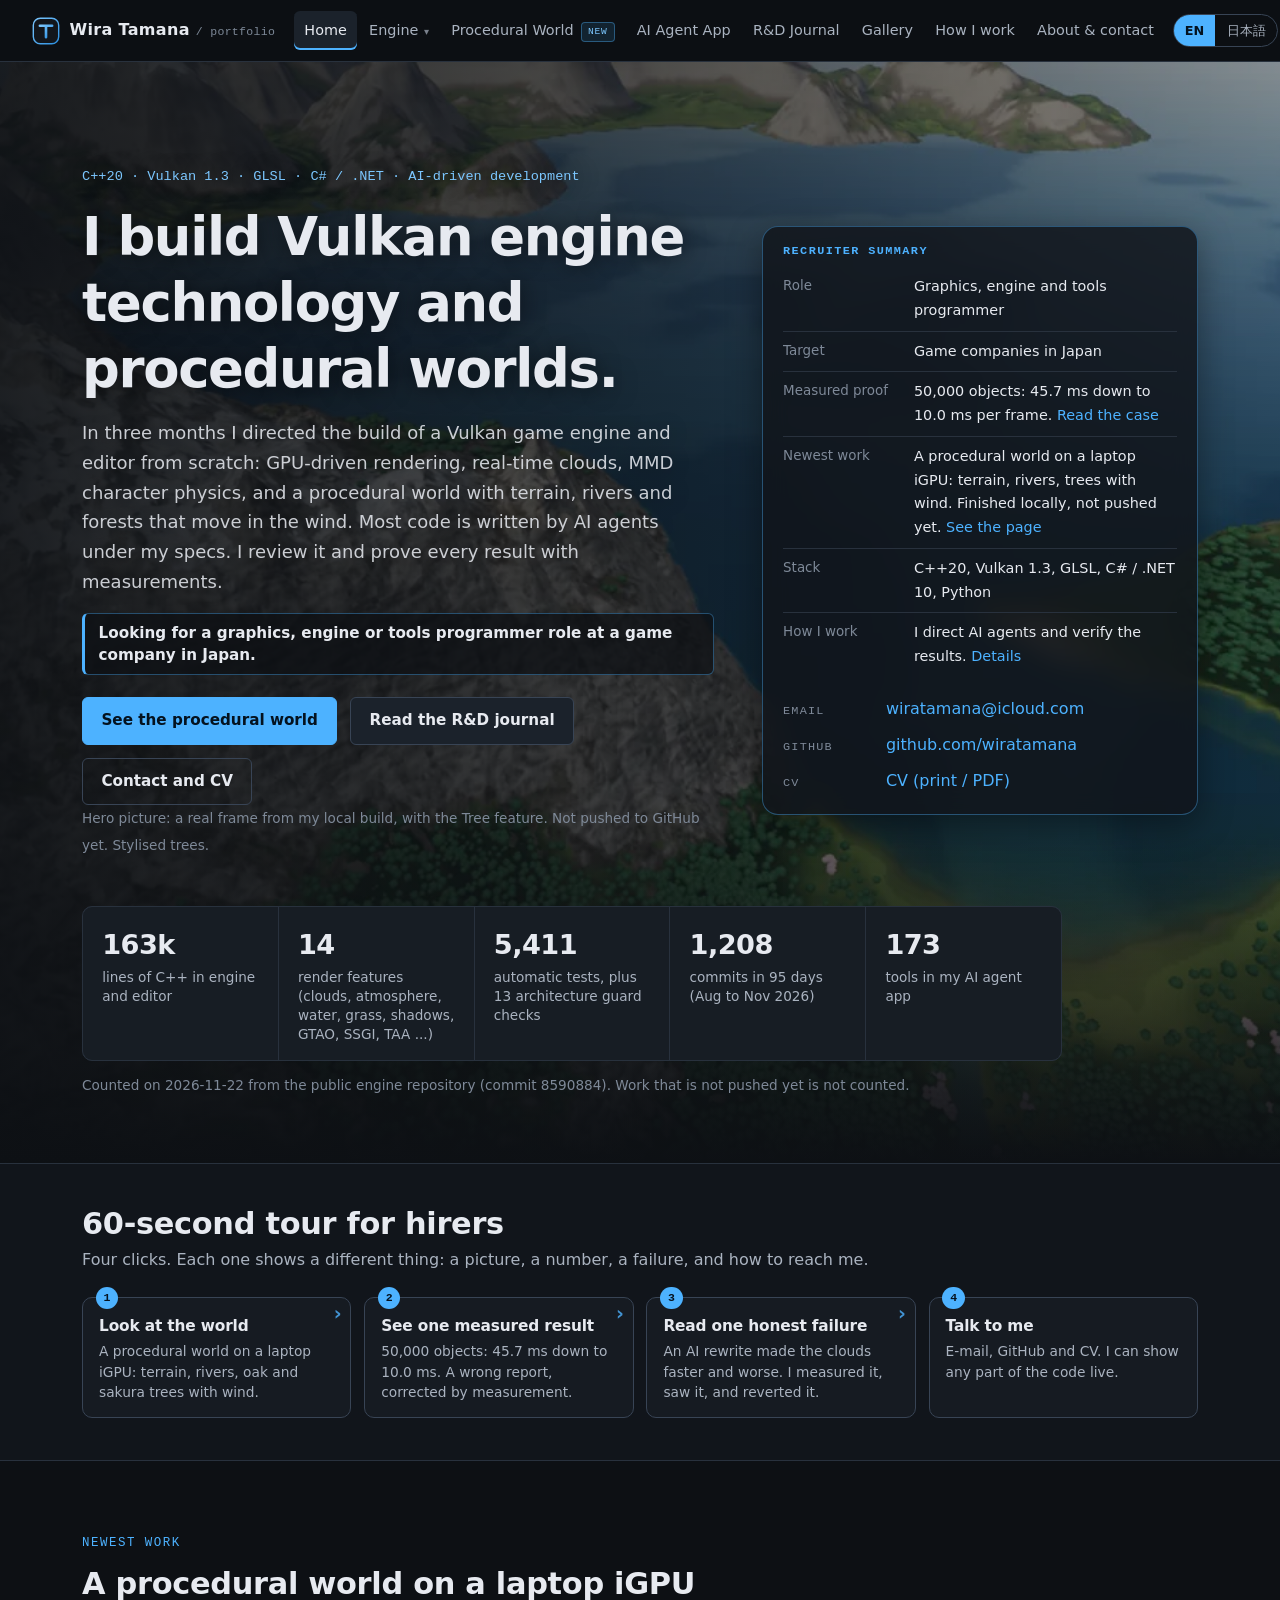
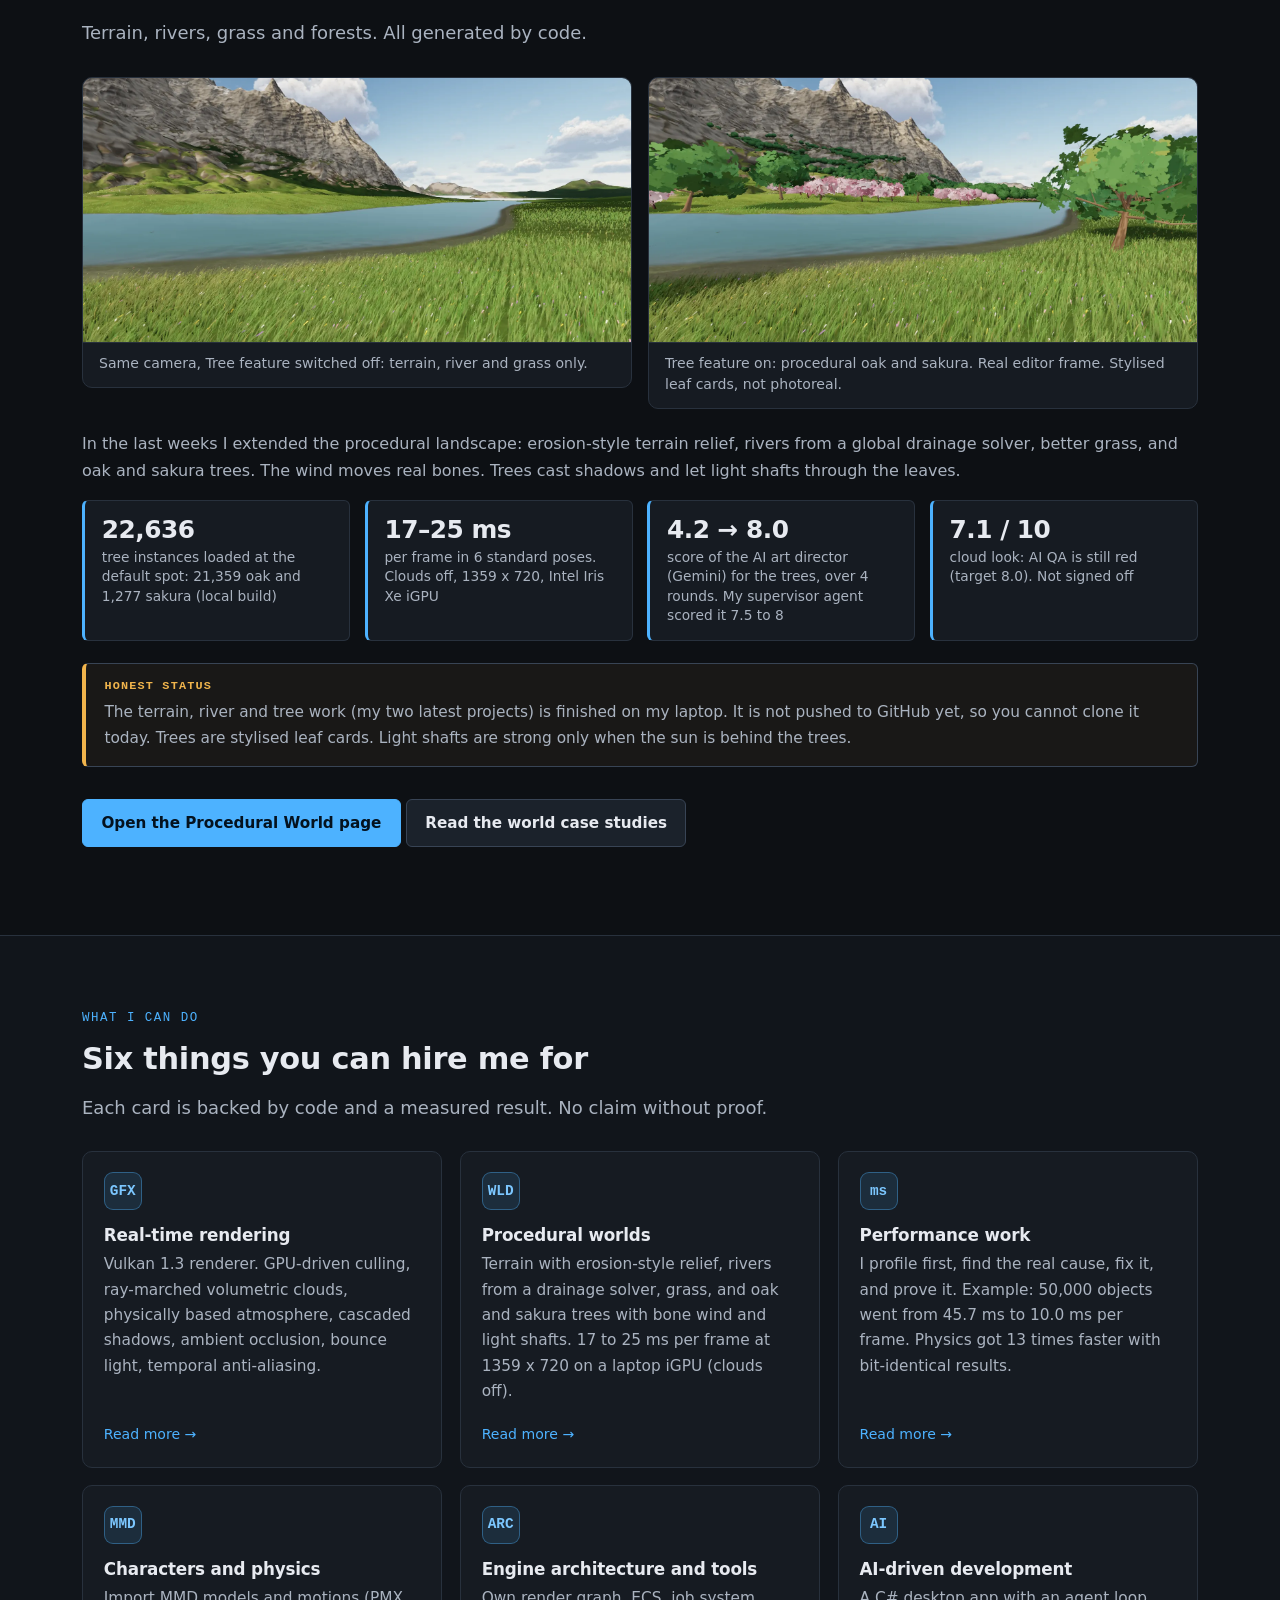
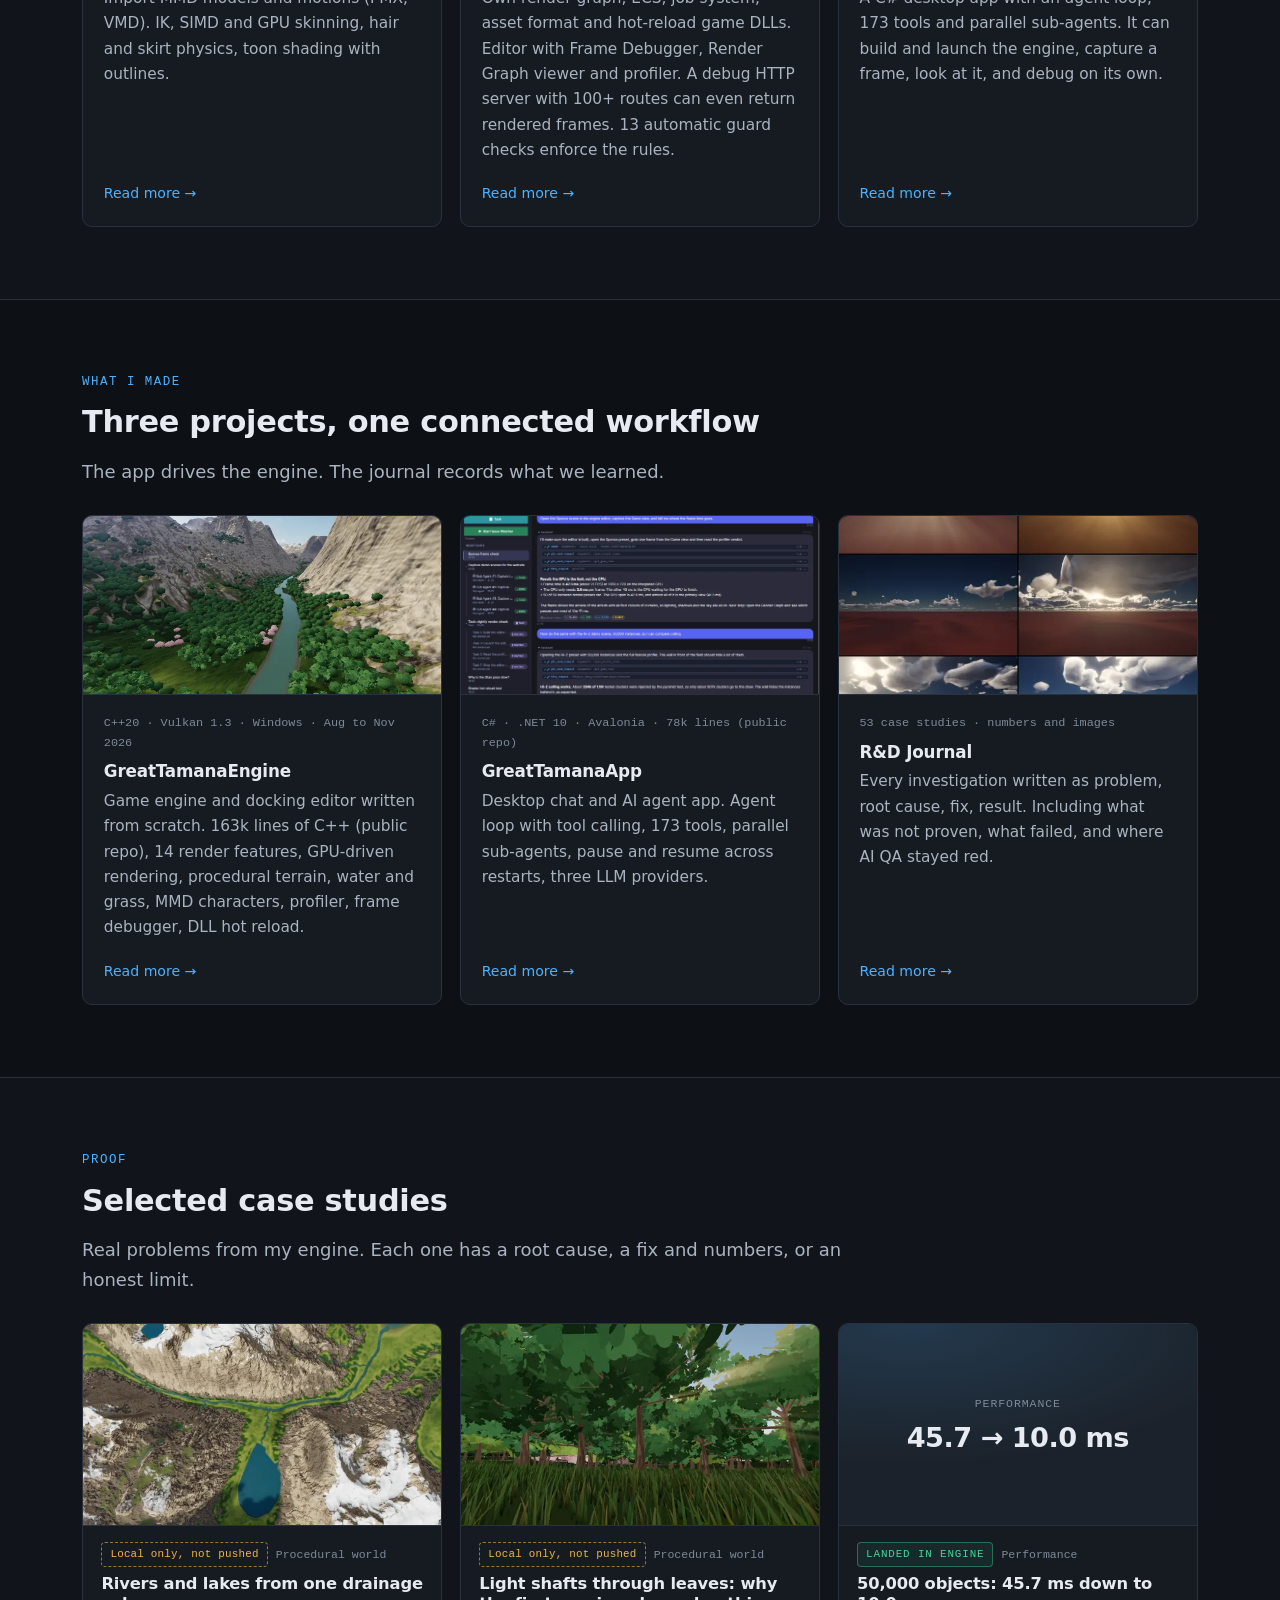
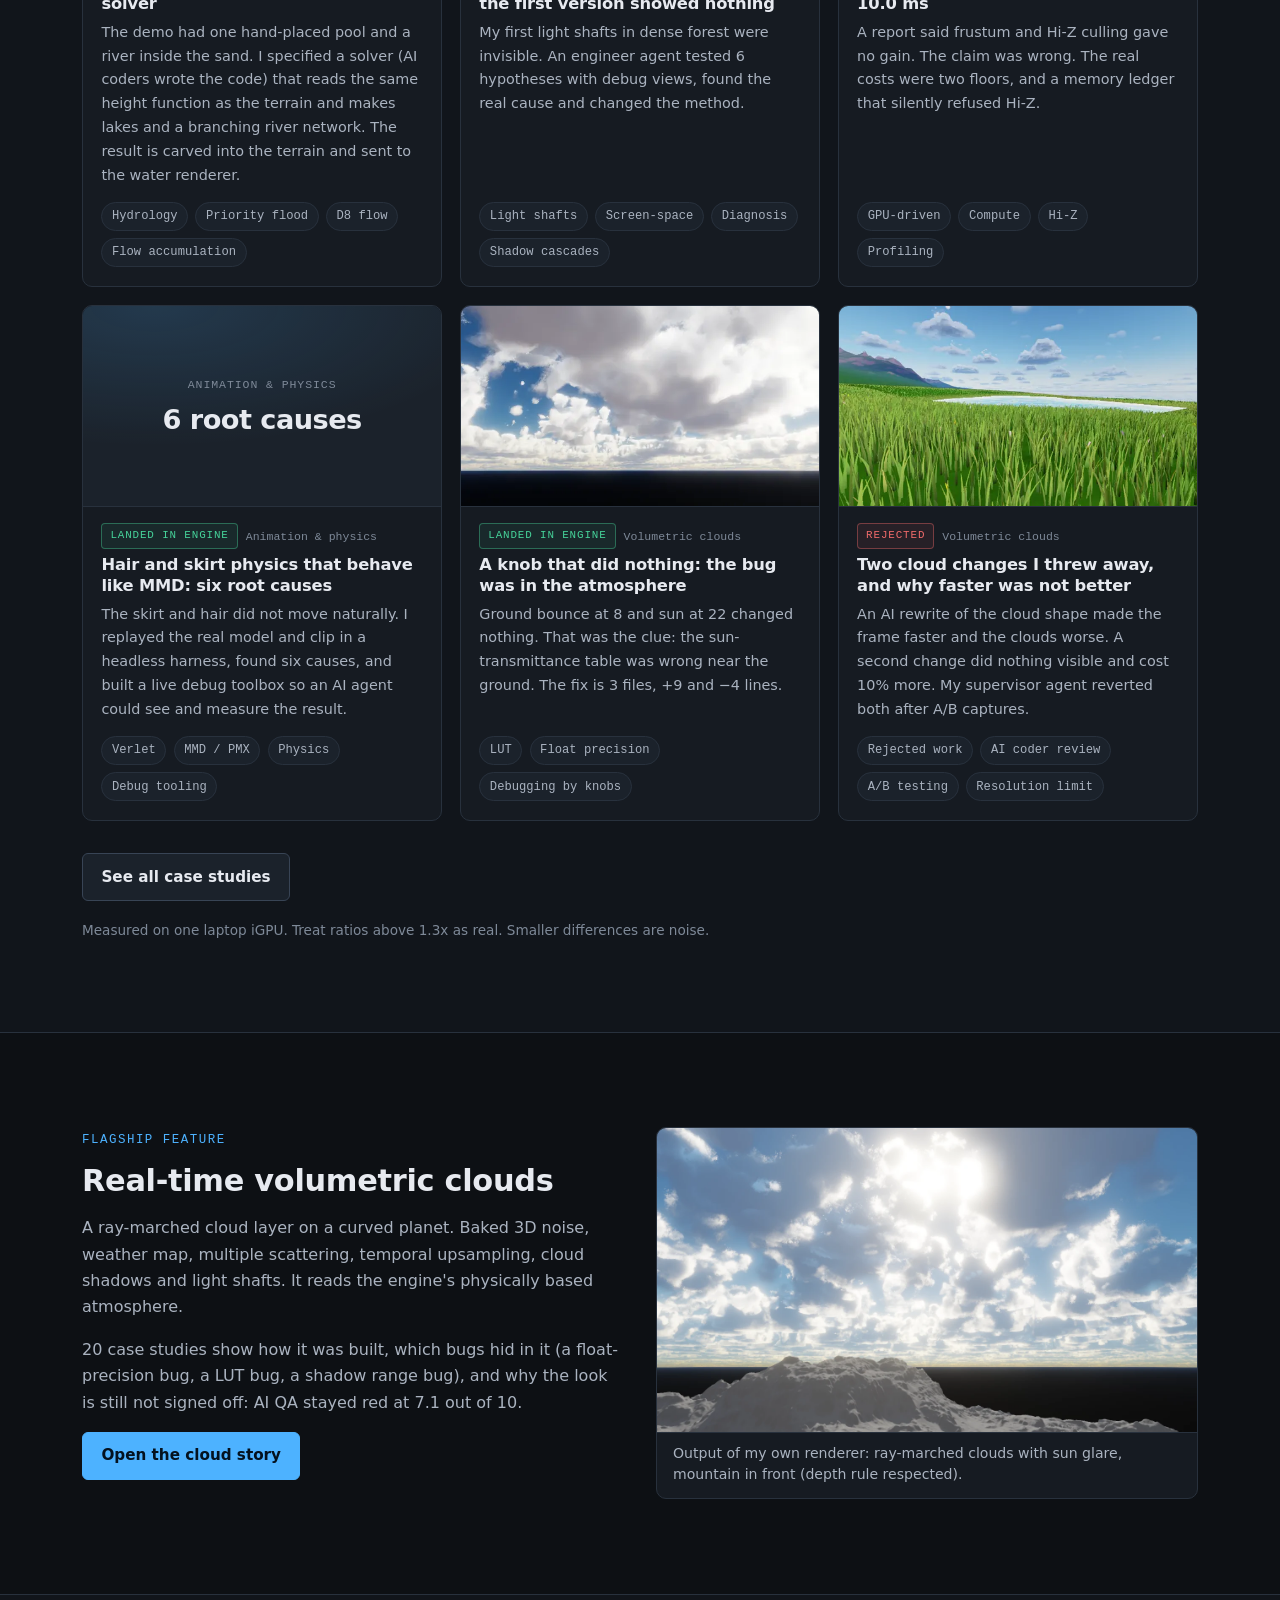
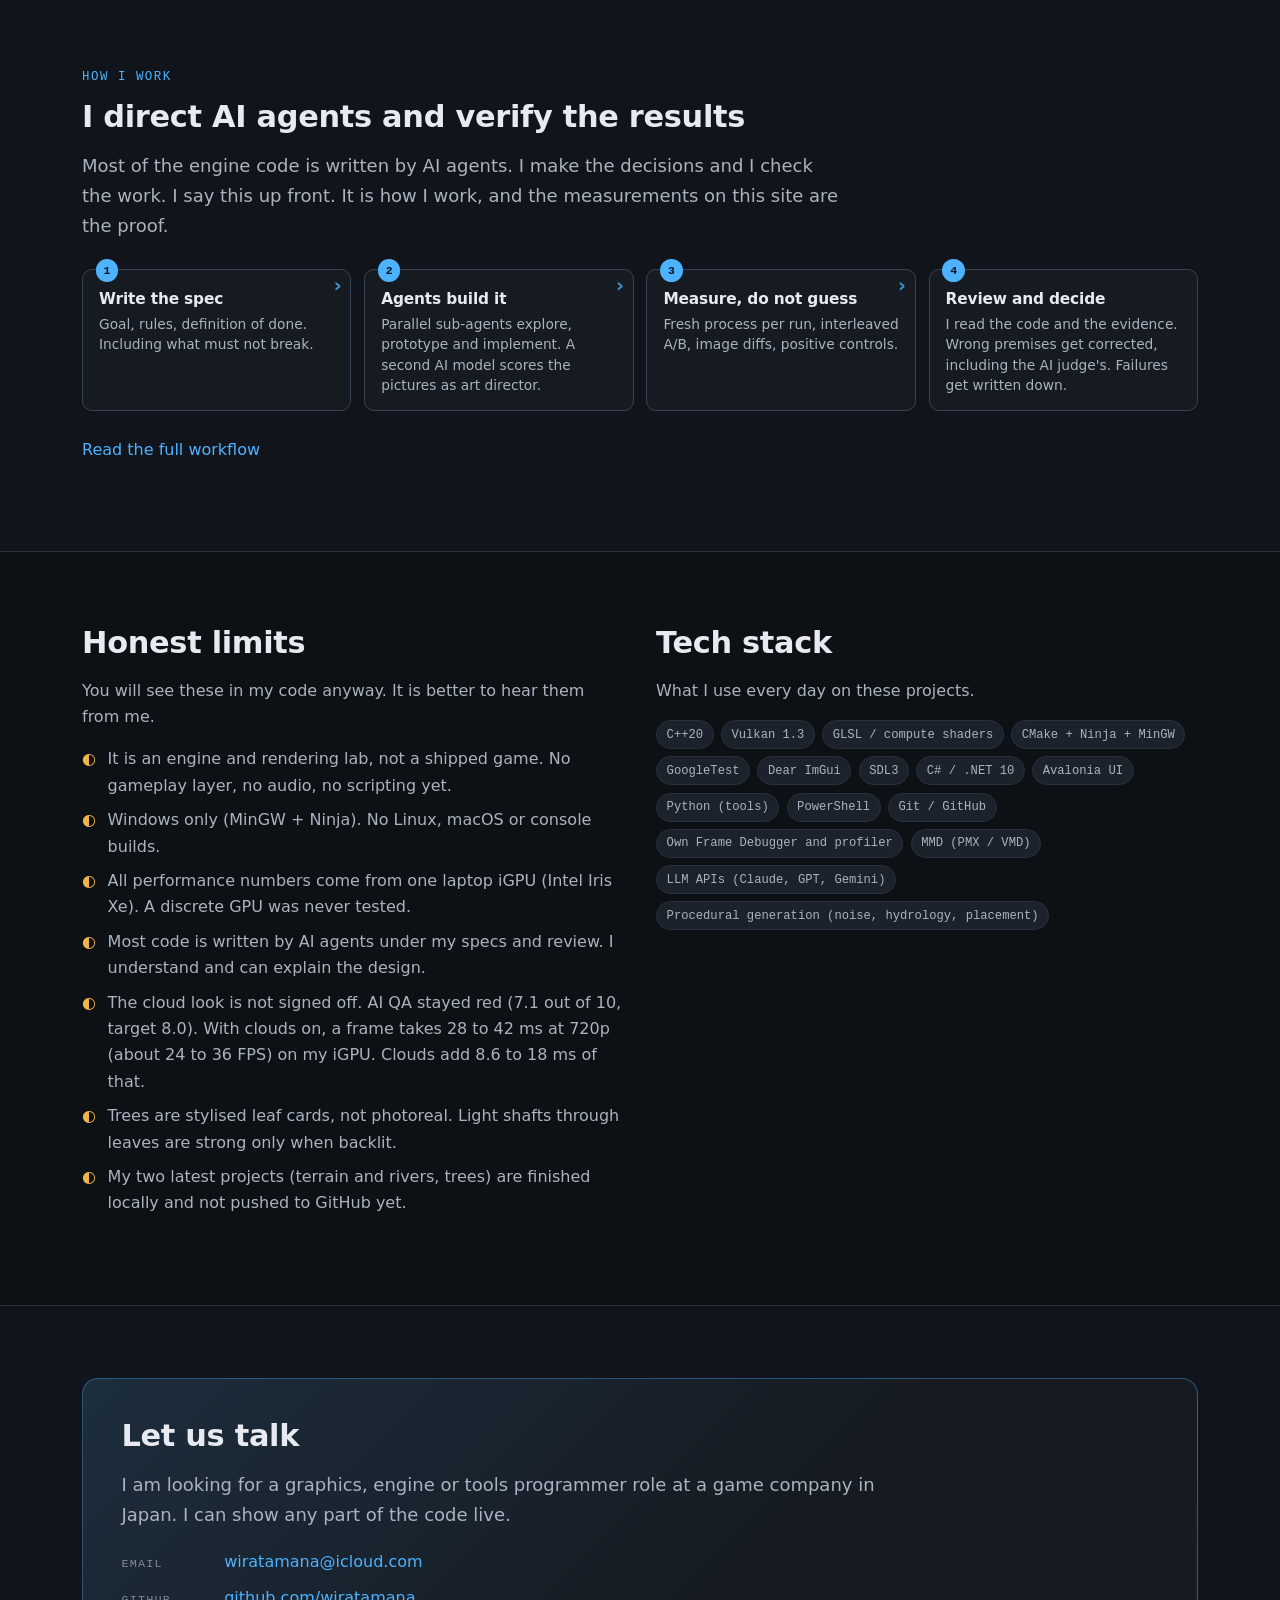
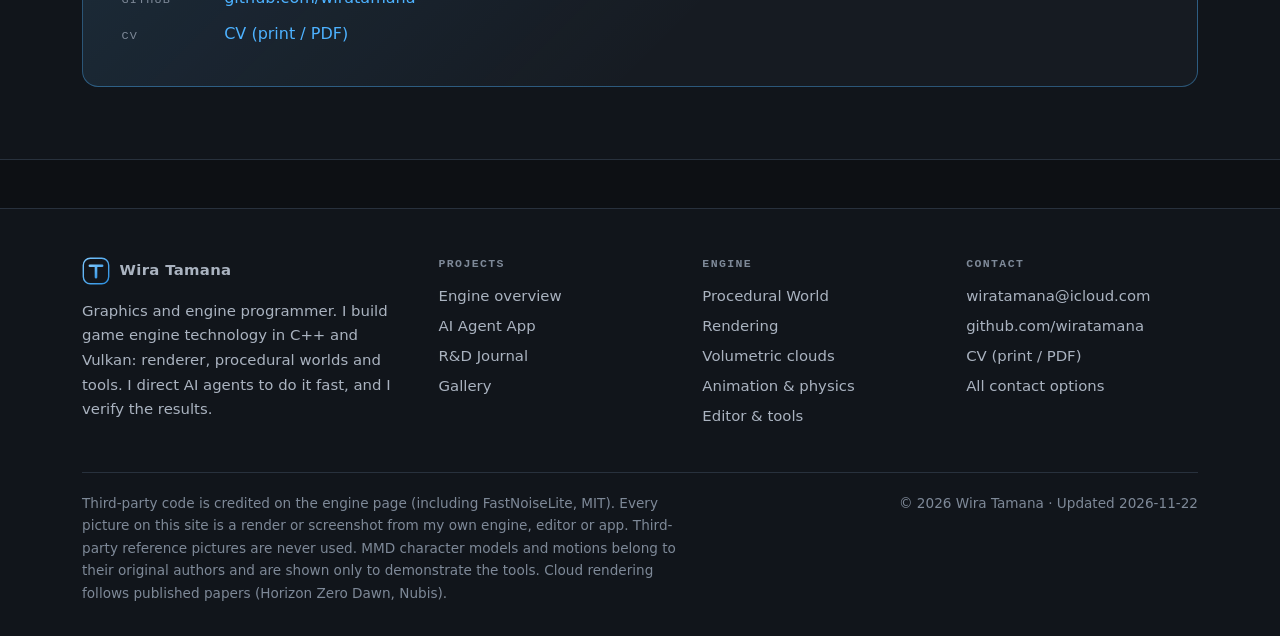
<file: index.html>
<!DOCTYPE html>
<html lang="en" data-page="home" data-bundles="common,home,cases" data-scripts="data/cases,components/case-card,pages/home" data-title="home.title" data-desc="home.desc">
<head>
<meta charset="utf-8">
<meta name="viewport" content="width=device-width, initial-scale=1">
<!--seo:begin-->
<title>Wira Tamana · Graphics &amp; Engine Programmer</title>
<meta name="description" content="Portfolio of Wira Tamana. A Vulkan game engine with a procedural world (terrain, rivers, trees), an AI agent desktop app, and an R&amp;D journal with measured results.">
<meta name="theme-color" content="#0d1014">
<link rel="canonical" href="https://wiratamana.github.io/GreatTamanaWeb/">
<link rel="alternate" hreflang="en" href="https://wiratamana.github.io/GreatTamanaWeb/">
<link rel="alternate" hreflang="ja" href="https://wiratamana.github.io/GreatTamanaWeb/?lang=ja">
<link rel="alternate" hreflang="x-default" href="https://wiratamana.github.io/GreatTamanaWeb/">
<meta property="og:type" content="website">
<meta property="og:site_name" content="Wira Tamana">
<meta property="og:title" content="Wira Tamana · Graphics &amp; Engine Programmer">
<meta property="og:description" content="Portfolio of Wira Tamana. A Vulkan game engine with a procedural world (terrain, rivers, trees), an AI agent desktop app, and an R&amp;D journal with measured results.">
<meta property="og:url" content="https://wiratamana.github.io/GreatTamanaWeb/">
<meta property="og:locale" content="en_US">
<meta property="og:locale:alternate" content="ja_JP">
<meta property="og:image" content="https://wiratamana.github.io/GreatTamanaWeb/assets/img/og-world.jpg">
<meta property="og:image:width" content="1200">
<meta property="og:image:height" content="630">
<meta property="og:image:alt" content="A landscape rendered in my own Vulkan engine">
<meta name="twitter:card" content="summary_large_image">
<meta name="twitter:title" content="Wira Tamana · Graphics &amp; Engine Programmer">
<meta name="twitter:description" content="Portfolio of Wira Tamana. A Vulkan game engine with a procedural world (terrain, rivers, trees), an AI agent desktop app, and an R&amp;D journal with measured results.">
<meta name="twitter:image" content="https://wiratamana.github.io/GreatTamanaWeb/assets/img/og-world.jpg">
<meta name="twitter:image:alt" content="A landscape rendered in my own Vulkan engine">
<link rel="icon" href="assets/icons/favicon.ico" sizes="any">
<link rel="icon" href="assets/icons/favicon.svg" type="image/svg+xml">
<link rel="apple-touch-icon" href="assets/icons/apple-touch-icon.png">
<script type="application/ld+json">
{
  "@context": "https://schema.org",
  "@type": "Person",
  "name": "Wira Tamana",
  "jobTitle": "Graphics and engine programmer",
  "url": "https://wiratamana.github.io/GreatTamanaWeb/",
  "description": "Portfolio of Wira Tamana: a Vulkan game engine with editor, an AI agent desktop app and an R&D journal with measured results.",
  "knowsAbout": [
    "Vulkan",
    "C++20",
    "GLSL",
    "Game engine",
    "Procedural generation",
    "Volumetric clouds",
    "Real-time rendering",
    "Game engine tools"
  ],
  "sameAs": [
    "https://github.com/wiratamana"
  ],
  "email": "mailto:wiratamana@icloud.com"
}
</script>
<!--seo:end-->
<link rel="stylesheet" href="css/tokens.css">
<link rel="stylesheet" href="css/base.css">
<link rel="stylesheet" href="css/components.css">
<script src="js/core/loader.js"></script>
</head>
<body>
<a class="skip" href="#main" data-i18n="skip"></a>
<div id="site-header"></div>
<!--seo:noscript-->
<noscript>
<div class="wrap" style="padding-block:2rem">
<p><strong>Wira Tamana</strong>: Graphics, engine and tools programmer. Vulkan game engine in C++20, an AI agent desktop app in C#, and an R&amp;D journal with measured results. Looking for a role in Japan.</p>
<p>This site needs JavaScript for its texts and the language switch. Without it, use these links:</p>
<ul>
<li><a href="engine.html">Engine and editor</a></li>
<li><a href="world.html">Procedural world</a></li>
<li><a href="journal.html">R&amp;D journal</a></li>
<li><a href="app.html">AI agent app</a></li>
<li><a href="about.html">About and contact</a></li>
<li><a href="mailto:wiratamana@icloud.com">wiratamana@icloud.com</a></li>
<li><a href="https://github.com/wiratamana">GitHub</a></li>
</ul>
</div>
</noscript>
<!--seo:/noscript-->

<main id="main">

  <!-- ===== HERO: what I am, what I want, one strong picture, recruiter summary, public numbers ===== -->
  <section class="hero">
    <div class="hero-bg"><img src="assets/img/world-hero.webp" alt="" width="1600" height="771" fetchpriority="high" decoding="async"></div>
    <div class="wrap hero-inner has-rs">
      <div class="hero-main">
        <span class="tagline" data-i18n="home.hero.tag"></span>
        <h1 data-i18n="home.hero.h1"></h1>
        <p class="lead" data-i18n="home.hero.lead"></p>
        <p class="hero-job" data-i18n="home.hero.job"></p>
        <div class="hero-cta">
          <a class="btn primary" href="world.html" data-i18n="home.hero.cta1"></a>
          <a class="btn" href="journal.html" data-i18n="home.hero.cta2"></a>
          <a class="btn ghost" href="about.html#contact" data-i18n="home.hero.cta3"></a>
        </div>
        <p class="dim"><small data-i18n="home.hero.cap"></small></p>
      </div>
      <aside class="rs" aria-labelledby="rs-h">
        <h2 class="rs-h" id="rs-h" data-i18n="home.rs.h"></h2>
        <div class="dl" data-repeat="home.rs" data-tpl="dl"></div>
        <ul class="contact-list" data-contact></ul>
      </aside>
      <div class="hero-stats">
        <div class="stats" data-repeat="home.stats" data-tpl="stat"></div>
        <p class="dim"><small data-i18n="home.stats.note"></small></p>
      </div>
    </div>
  </section>

  <!-- ===== 60 SECOND TOUR ===== -->
  <section class="tour" id="tour" aria-labelledby="tour-h">
    <div class="wrap">
      <h2 id="tour-h" data-i18n="home.tour.h"></h2>
      <p class="muted" data-i18n="home.tour.sub"></p>
      <div class="flow" data-repeat="home.tour" data-tpl="step"></div>
    </div>
  </section>

  <!-- ===== NEWEST WORK: PROCEDURAL WORLD ===== -->
  <section class="section" id="world">
    <div class="wrap">
      <div class="section-head">
        <span class="eyebrow" data-i18n="home.world.eyebrow"></span>
        <h2 data-i18n="home.world.h"></h2>
        <p data-i18n="home.world.sub"></p>
      </div>
      <div class="fig-grid">
        <figure data-img="pl9-default-open-notrees" data-cap="home.world.cap1"></figure>
        <figure data-img="pl9-default-open" data-cap="home.world.cap2"></figure>
      </div>
      <p class="muted" data-i18n="home.world.p1"></p>
      <div class="metrics" data-repeat="home.world.m" data-tpl="metric"></div>
      <div class="callout honest">
        <h4 data-i18n="home.world.honest.h"></h4>
        <p data-i18n="home.world.honest.p"></p>
      </div>
      <p class="sp-t">
        <a class="btn primary" href="world.html" data-i18n="home.world.cta1"></a>
        <a class="btn" href="journal.html#world" data-i18n="home.world.cta2"></a>
      </p>
    </div>
  </section>

  <!-- ===== WHAT I CAN DO ===== -->
  <section class="section alt" id="can">
    <div class="wrap">
      <div class="section-head">
        <span class="eyebrow" data-i18n="home.can.eyebrow"></span>
        <h2 data-i18n="home.can.h"></h2>
        <p data-i18n="home.can.sub"></p>
      </div>
      <div class="grid g3" data-repeat="home.can" data-tpl="card"></div>
    </div>
  </section>

  <!-- ===== WHAT I MADE ===== -->
  <section class="section" id="made">
    <div class="wrap">
      <div class="section-head">
        <span class="eyebrow" data-i18n="home.made.eyebrow"></span>
        <h2 data-i18n="home.made.h"></h2>
        <p data-i18n="home.made.sub"></p>
      </div>
      <div class="grid g3">
        <a class="card proj" href="engine.html">
          <div class="thumb"><img src="assets/img/thumb/pl9-valley.webp" alt="" loading="lazy" decoding="async"></div>
          <div class="body">
            <span class="meta" data-i18n="home.made.1.meta"></span>
            <h3 data-i18n="home.made.1.t"></h3>
            <p data-i18n="home.made.1.d"></p>
            <span class="more" data-i18n="ui.more"></span>
          </div>
        </a>
        <a class="card proj" href="app.html">
          <div class="thumb"><figure data-slot="app-chat-main" data-kind="image"></figure></div>
          <div class="body">
            <span class="meta" data-i18n="home.made.2.meta"></span>
            <h3 data-i18n="home.made.2.t"></h3>
            <p data-i18n="home.made.2.d"></p>
            <span class="more" data-i18n="ui.more"></span>
          </div>
        </a>
        <a class="card proj" href="journal.html">
          <div class="thumb"><img src="assets/img/thumb/cloud-shafts-sheet.webp" alt="" loading="lazy" decoding="async"></div>
          <div class="body">
            <span class="meta" data-i18n="home.made.3.meta"></span>
            <h3 data-i18n="home.made.3.t"></h3>
            <p data-i18n="home.made.3.d"></p>
            <span class="more" data-i18n="ui.more"></span>
          </div>
        </a>
      </div>
    </div>
  </section>

  <!-- ===== PROOF ===== -->
  <section class="section alt" id="proof">
    <div class="wrap">
      <div class="section-head">
        <span class="eyebrow" data-i18n="home.feat.eyebrow"></span>
        <h2 data-i18n="home.feat.h"></h2>
        <p data-i18n="home.feat.sub"></p>
      </div>
      <div class="grid g3" id="feat-cases"></div>
      <p class="sp-t"><a class="btn" href="journal.html" data-i18n="home.feat.all"></a></p>
      <p class="dim"><small data-i18n="note.hw.short"></small></p>
    </div>
  </section>

  <!-- ===== CLOUDS ===== -->
  <section class="section" id="clouds">
    <div class="wrap cols2" style="align-items:center">
      <div>
        <span class="eyebrow" data-i18n="home.cloud.eyebrow"></span>
        <h2 data-i18n="home.cloud.h"></h2>
        <p class="muted" data-i18n="home.cloud.p1"></p>
        <p class="muted" data-i18n="home.cloud.p2"></p>
        <p><a class="btn primary" href="clouds.html" data-i18n="home.cloud.cta"></a></p>
      </div>
      <figure data-img="cloud-hero" data-cap="home.cloud.cap"></figure>
    </div>
  </section>

  <!-- ===== HOW I WORK ===== -->
  <section class="section alt" id="how">
    <div class="wrap">
      <div class="section-head">
        <span class="eyebrow" data-i18n="home.how.eyebrow"></span>
        <h2 data-i18n="home.how.h"></h2>
        <p data-i18n="home.how.sub"></p>
      </div>
      <div class="flow" data-repeat="home.how" data-tpl="step"></div>
      <p><a href="workflow.html" data-i18n="home.how.more"></a></p>
    </div>
  </section>

  <!-- ===== HONEST LIMITS + STACK ===== -->
  <section class="section" id="honest">
    <div class="wrap cols2">
      <div>
        <h2 data-i18n="home.limits.h"></h2>
        <p class="muted" data-i18n="home.limits.sub"></p>
        <ul class="ticks part" data-repeat="home.limits" data-tpl="li"></ul>
      </div>
      <div>
        <h2 data-i18n="home.stack.h"></h2>
        <p class="muted" data-i18n="home.stack.sub"></p>
        <ul class="chips" data-repeat="home.stack" data-tpl="chip"></ul>
      </div>
    </div>
  </section>

  <!-- ===== CONTACT ===== -->
  <section class="section alt" id="contact">
    <div class="wrap">
      <div class="contact-box">
        <h2 data-i18n="home.contact.h"></h2>
        <p class="lead" data-i18n="home.contact.p"></p>
        <ul class="contact-list" data-contact></ul>
      </div>
    </div>
  </section>
</main>

<div id="site-footer"></div>
</body>
</html>
</file>
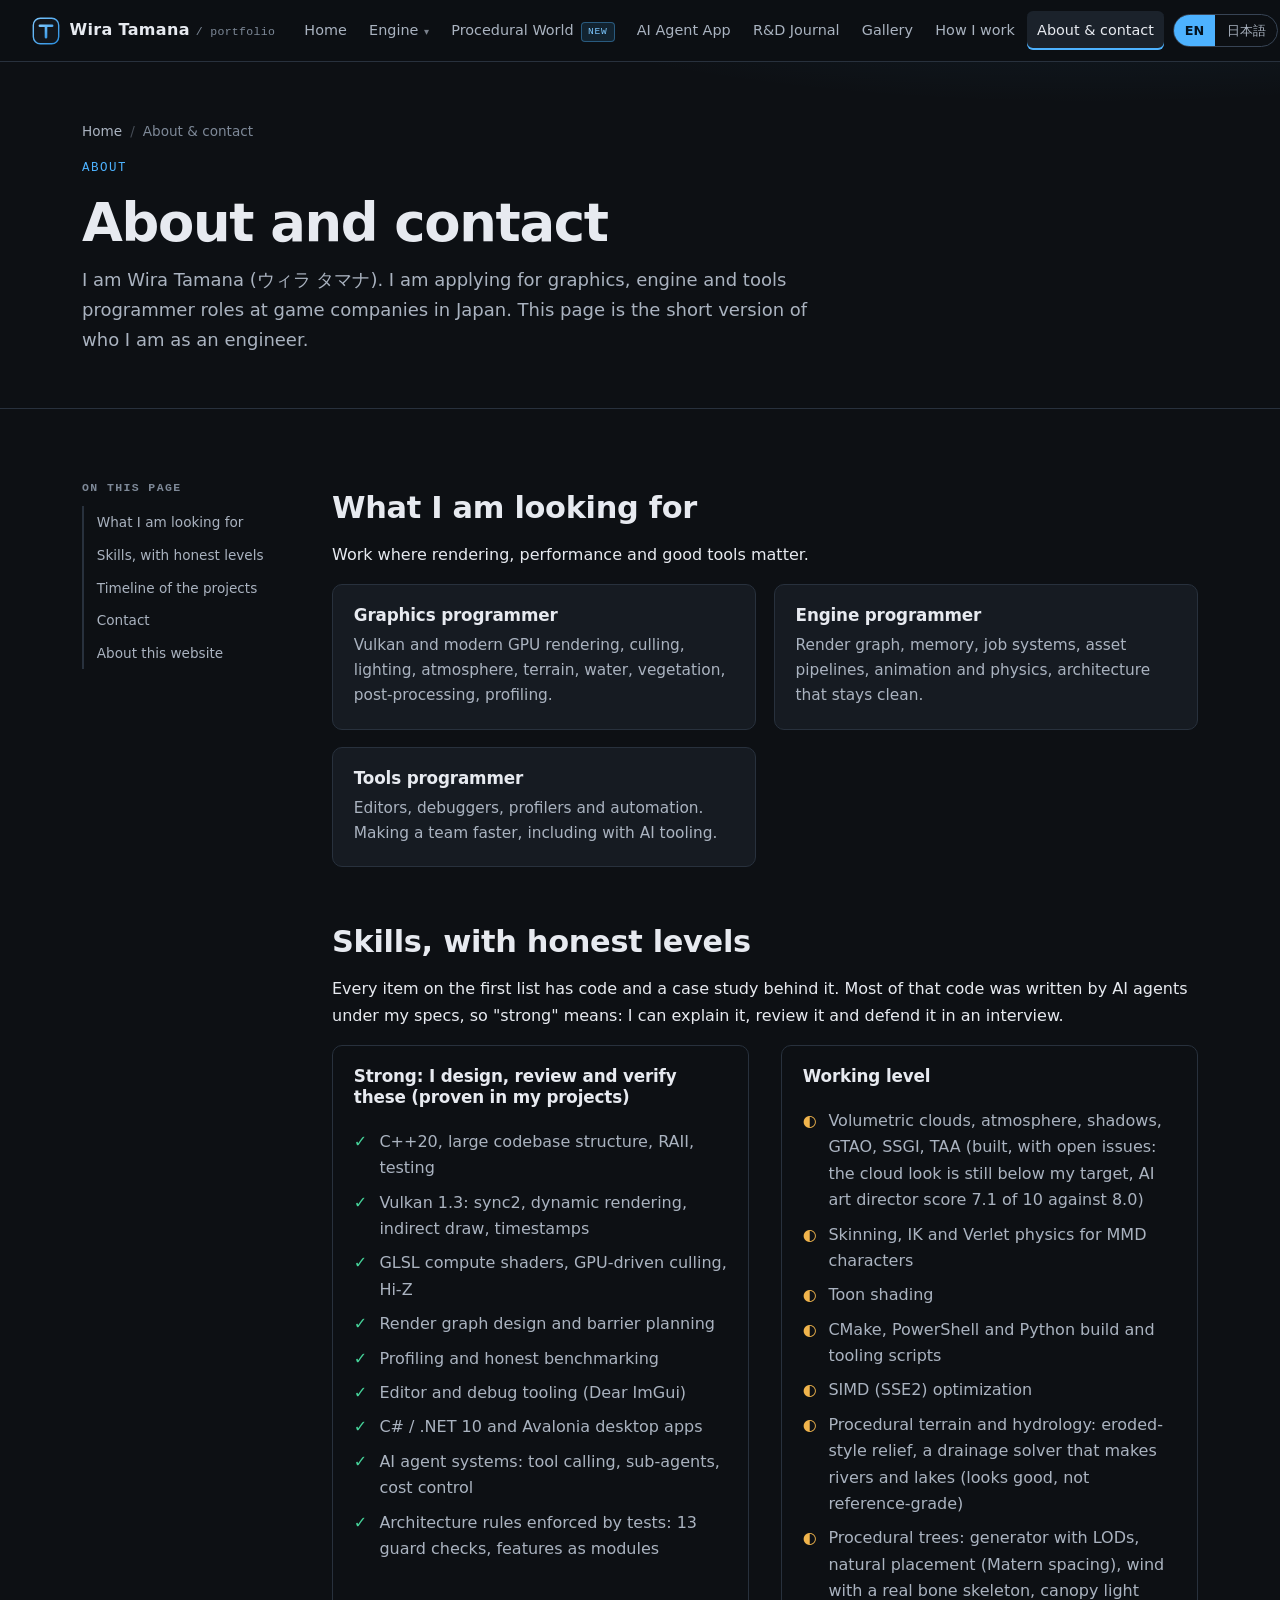
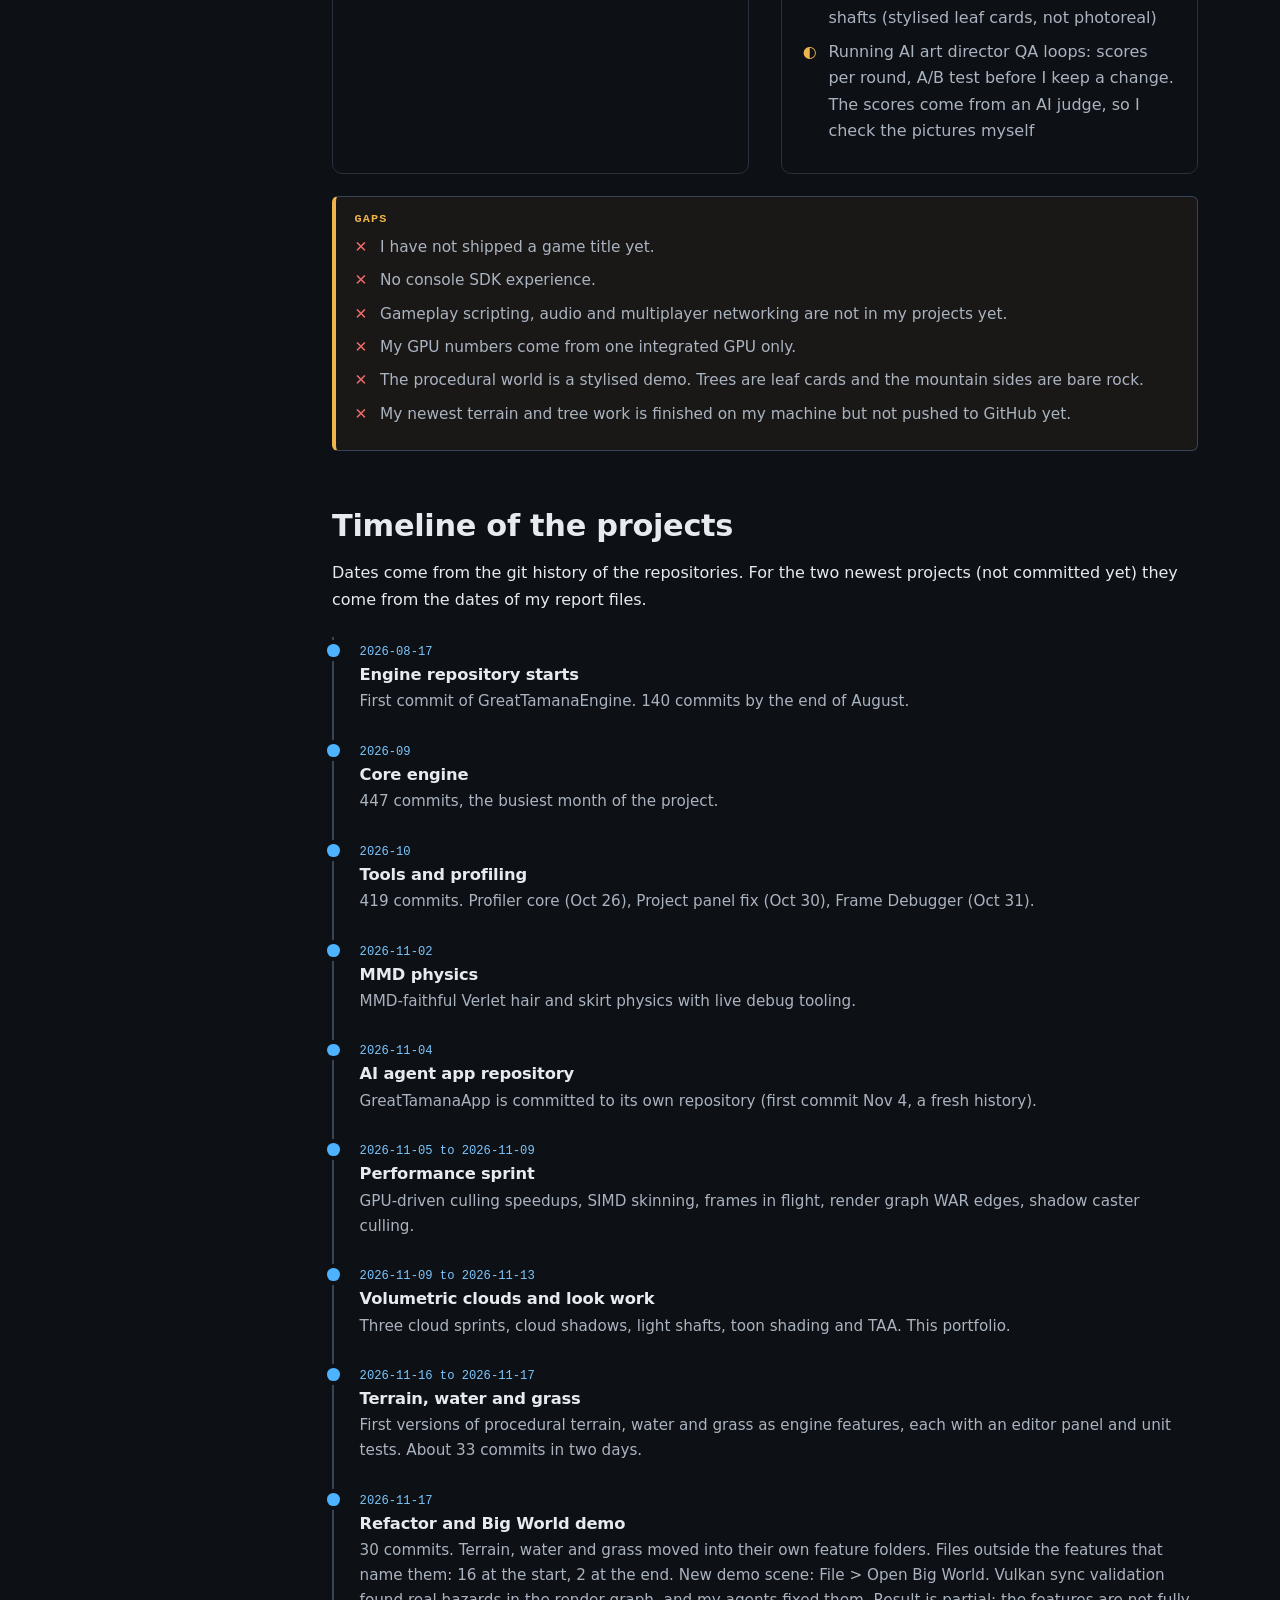
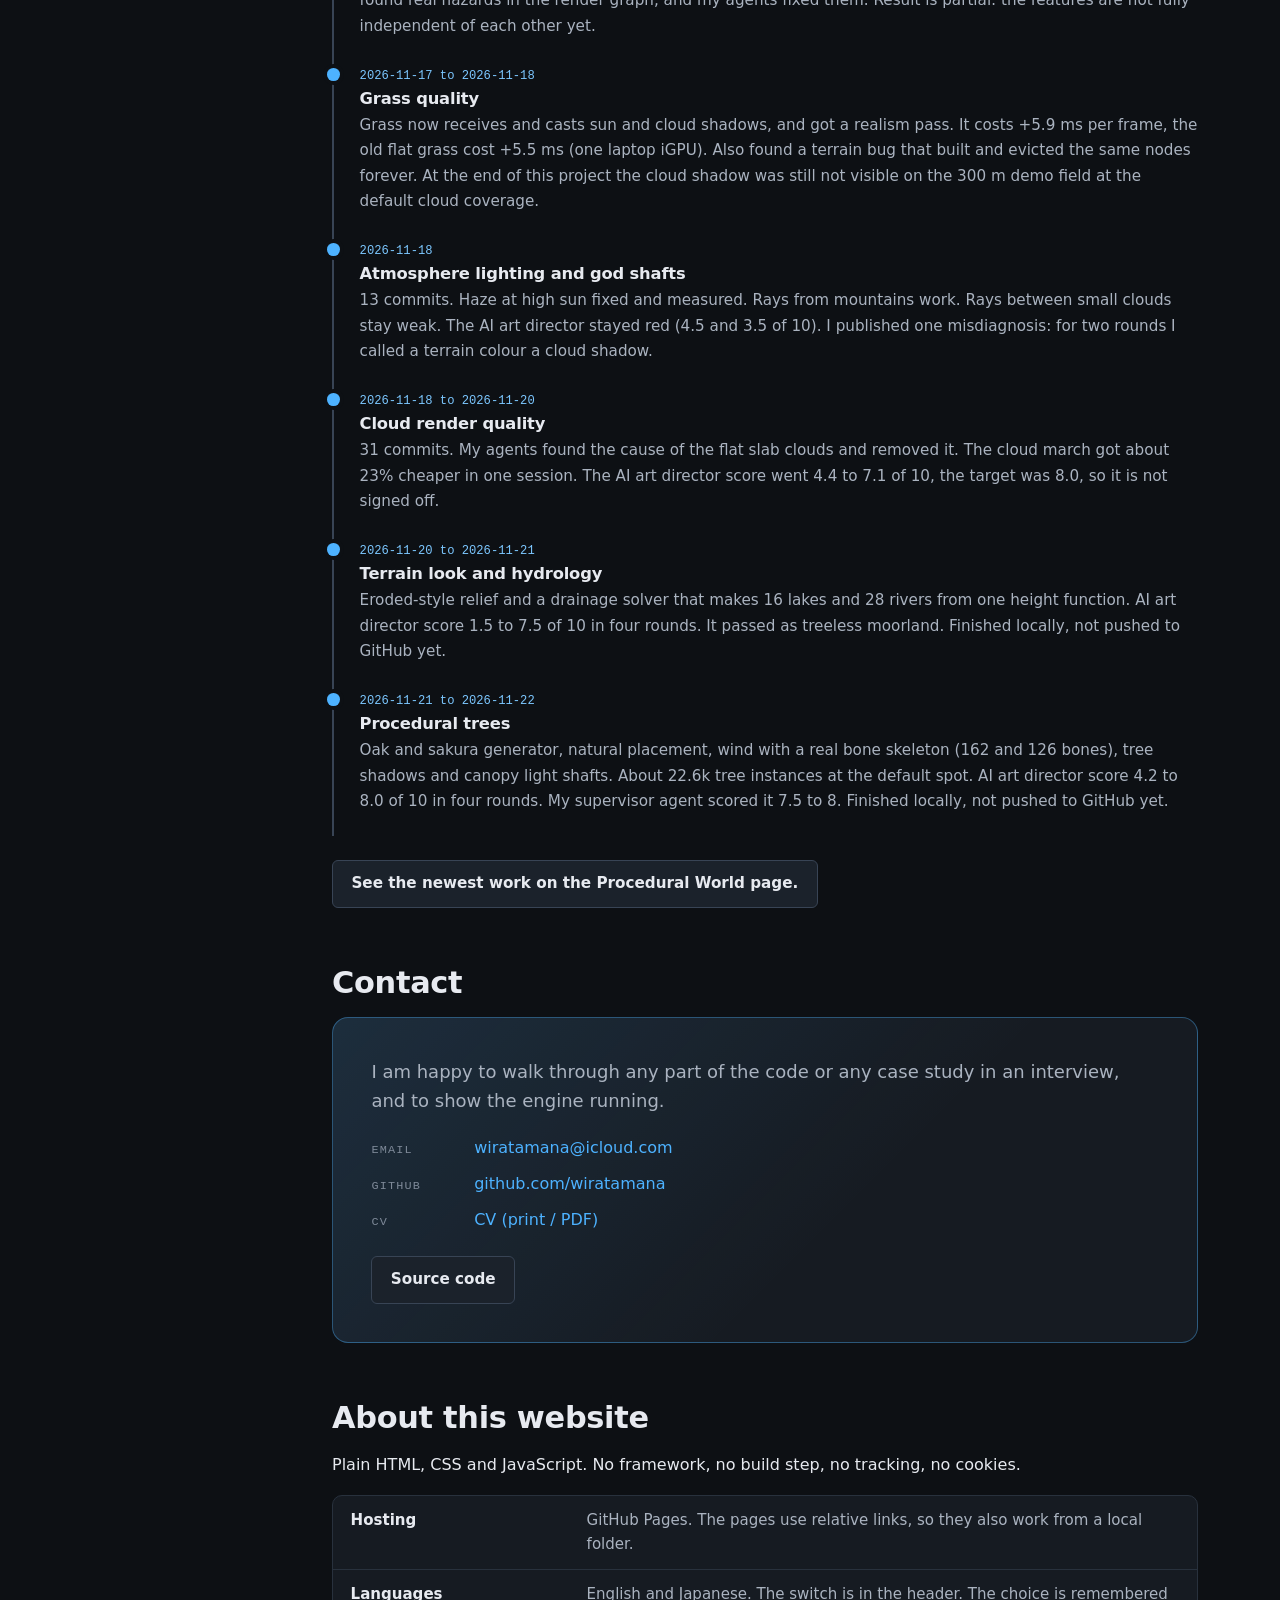
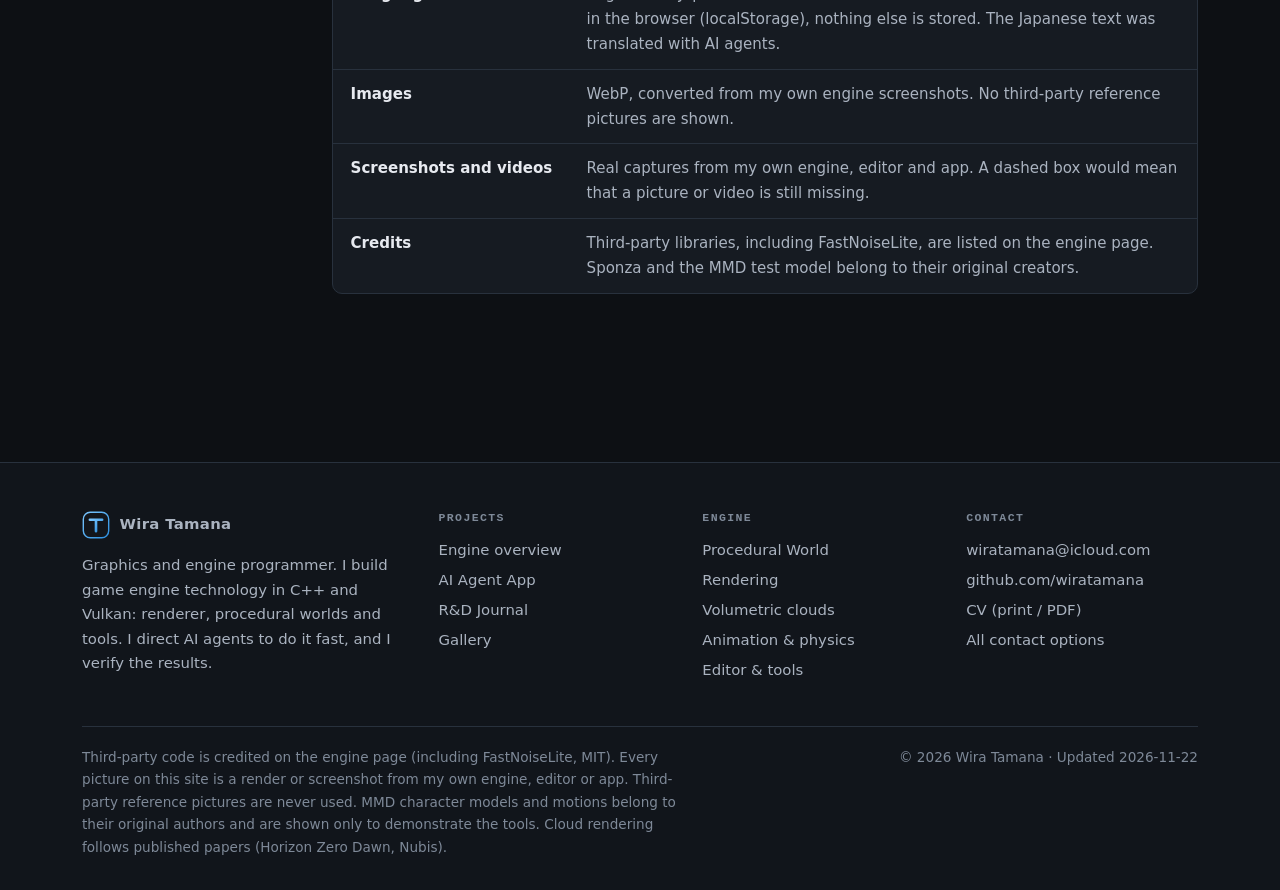
<file: about.html>
<!DOCTYPE html>
<html lang="en" data-page="about" data-bundles="common,about" data-scripts="" data-title="about.title" data-desc="about.desc">
<head>
<meta charset="utf-8">
<meta name="viewport" content="width=device-width, initial-scale=1">
<!--seo:begin-->
<title>About &amp; contact · Wira Tamana</title>
<meta name="description" content="About Wira Tamana: roles I am looking for, skills with honest levels, project timeline from August to November 2026, and contact.">
<meta name="theme-color" content="#0d1014">
<link rel="canonical" href="https://wiratamana.github.io/GreatTamanaWeb/about.html">
<link rel="alternate" hreflang="en" href="https://wiratamana.github.io/GreatTamanaWeb/about.html">
<link rel="alternate" hreflang="ja" href="https://wiratamana.github.io/GreatTamanaWeb/about.html?lang=ja">
<link rel="alternate" hreflang="x-default" href="https://wiratamana.github.io/GreatTamanaWeb/about.html">
<meta property="og:type" content="website">
<meta property="og:site_name" content="Wira Tamana">
<meta property="og:title" content="About &amp; contact · Wira Tamana">
<meta property="og:description" content="About Wira Tamana: roles I am looking for, skills with honest levels, project timeline from August to November 2026, and contact.">
<meta property="og:url" content="https://wiratamana.github.io/GreatTamanaWeb/about.html">
<meta property="og:locale" content="en_US">
<meta property="og:locale:alternate" content="ja_JP">
<meta property="og:image" content="https://wiratamana.github.io/GreatTamanaWeb/assets/img/og-world.jpg">
<meta property="og:image:width" content="1200">
<meta property="og:image:height" content="630">
<meta property="og:image:alt" content="A landscape rendered in my own Vulkan engine">
<meta name="twitter:card" content="summary_large_image">
<meta name="twitter:title" content="About &amp; contact · Wira Tamana">
<meta name="twitter:description" content="About Wira Tamana: roles I am looking for, skills with honest levels, project timeline from August to November 2026, and contact.">
<meta name="twitter:image" content="https://wiratamana.github.io/GreatTamanaWeb/assets/img/og-world.jpg">
<meta name="twitter:image:alt" content="A landscape rendered in my own Vulkan engine">
<link rel="icon" href="assets/icons/favicon.ico" sizes="any">
<link rel="icon" href="assets/icons/favicon.svg" type="image/svg+xml">
<link rel="apple-touch-icon" href="assets/icons/apple-touch-icon.png">
<!--seo:end-->
<link rel="stylesheet" href="css/tokens.css">
<link rel="stylesheet" href="css/base.css">
<link rel="stylesheet" href="css/components.css">
<script src="js/core/loader.js"></script>
</head>
<body>
<a class="skip" href="#main" data-i18n="skip"></a>
<div id="site-header"></div>
<!--seo:noscript-->
<noscript>
<div class="wrap" style="padding-block:2rem">
<p><strong>Wira Tamana</strong>: Graphics, engine and tools programmer. Vulkan game engine in C++20, an AI agent desktop app in C#, and an R&amp;D journal with measured results. Looking for a role in Japan.</p>
<p>This site needs JavaScript for its texts and the language switch. Without it, use these links:</p>
<ul>
<li><a href="engine.html">Engine and editor</a></li>
<li><a href="world.html">Procedural world</a></li>
<li><a href="journal.html">R&amp;D journal</a></li>
<li><a href="app.html">AI agent app</a></li>
<li><a href="about.html">About and contact</a></li>
<li><a href="mailto:wiratamana@icloud.com">wiratamana@icloud.com</a></li>
<li><a href="https://github.com/wiratamana">GitHub</a></li>
</ul>
</div>
</noscript>
<!--seo:/noscript-->

<main id="main">
  <header class="page-head"><div class="wrap">
    <nav class="crumbs" aria-label="Breadcrumb"><a href="index.html" data-i18n="nav.home"></a><span class="sep">/</span><span data-i18n="nav.about"></span></nav>
    <span class="eyebrow" data-i18n="about.eyebrow"></span>
    <h1 data-i18n="about.h1"></h1>
    <p class="lead" data-i18n="about.lead"></p>
  </div></header>

  <div class="section"><div class="wrap"><div class="page-grid">
    <aside class="toc" id="toc"></aside>
    <div class="content">

      <section class="block">
        <h2 id="looking" data-i18n="about.look.h"></h2>
        <p data-i18n="about.look.p"></p>
        <div class="grid g3" data-repeat="about.roles" data-tpl="card"></div>
      </section>

      <section class="block">
        <h2 id="skills" data-i18n="about.skills.h"></h2>
        <p data-i18n="about.skills.p"></p>
        <div class="cols2">
          <div class="card flat"><h3 data-i18n="about.skills.a.h"></h3><ul class="ticks" data-repeat="about.skills.a" data-tpl="li"></ul></div>
          <div class="card flat"><h3 data-i18n="about.skills.b.h"></h3><ul class="ticks part" data-repeat="about.skills.b" data-tpl="li"></ul></div>
        </div>
        <div class="callout honest"><h4 data-i18n="about.skills.c.h"></h4><ul class="ticks no" data-repeat="about.skills.c" data-tpl="li"></ul></div>
      </section>

      <section class="block">
        <h2 id="timeline" data-i18n="about.time.h"></h2>
        <p data-i18n="about.time.p"></p>
        <div class="timeline" data-repeat="about.time" data-tpl="ev"></div>
        <p><a class="btn" href="world.html" data-i18n="about.time.more"></a></p>
      </section>

      <section class="block" id="contact-block">
        <h2 id="contact" data-i18n="about.contact.h"></h2>
        <div class="contact-box">
          <p class="lead" data-i18n="about.contact.p"></p>
          <ul class="contact-list" data-contact></ul>
          <div class="row" style="margin-top:1.4rem"><span data-repo="engine"></span></div>
        </div>
      </section>

      <section class="block">
        <h2 id="site" data-i18n="about.site.h"></h2>
        <p data-i18n="about.site.p"></p>
        <div class="dl" data-repeat="about.site" data-tpl="dl"></div>
      </section>

    </div>
  </div></div></div>
</main>

<div id="site-footer"></div>
</body>
</html>
</file>
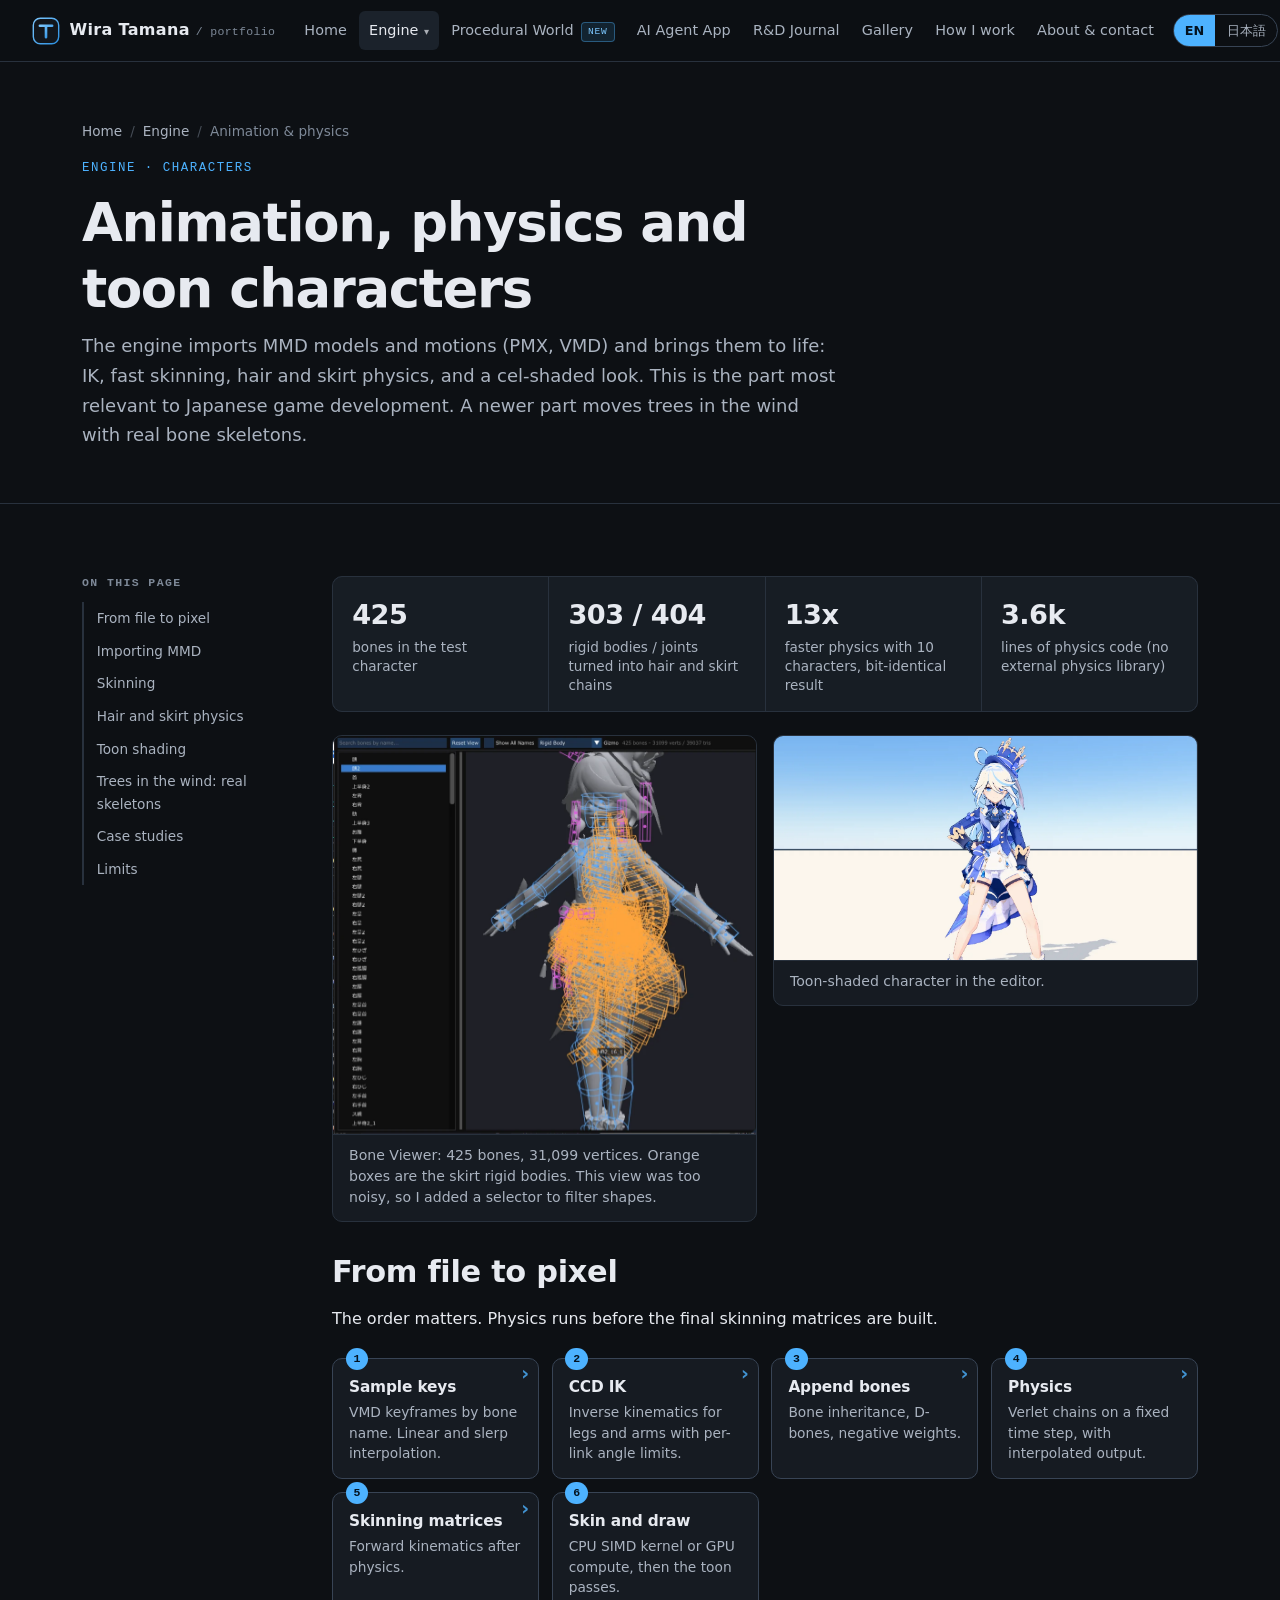
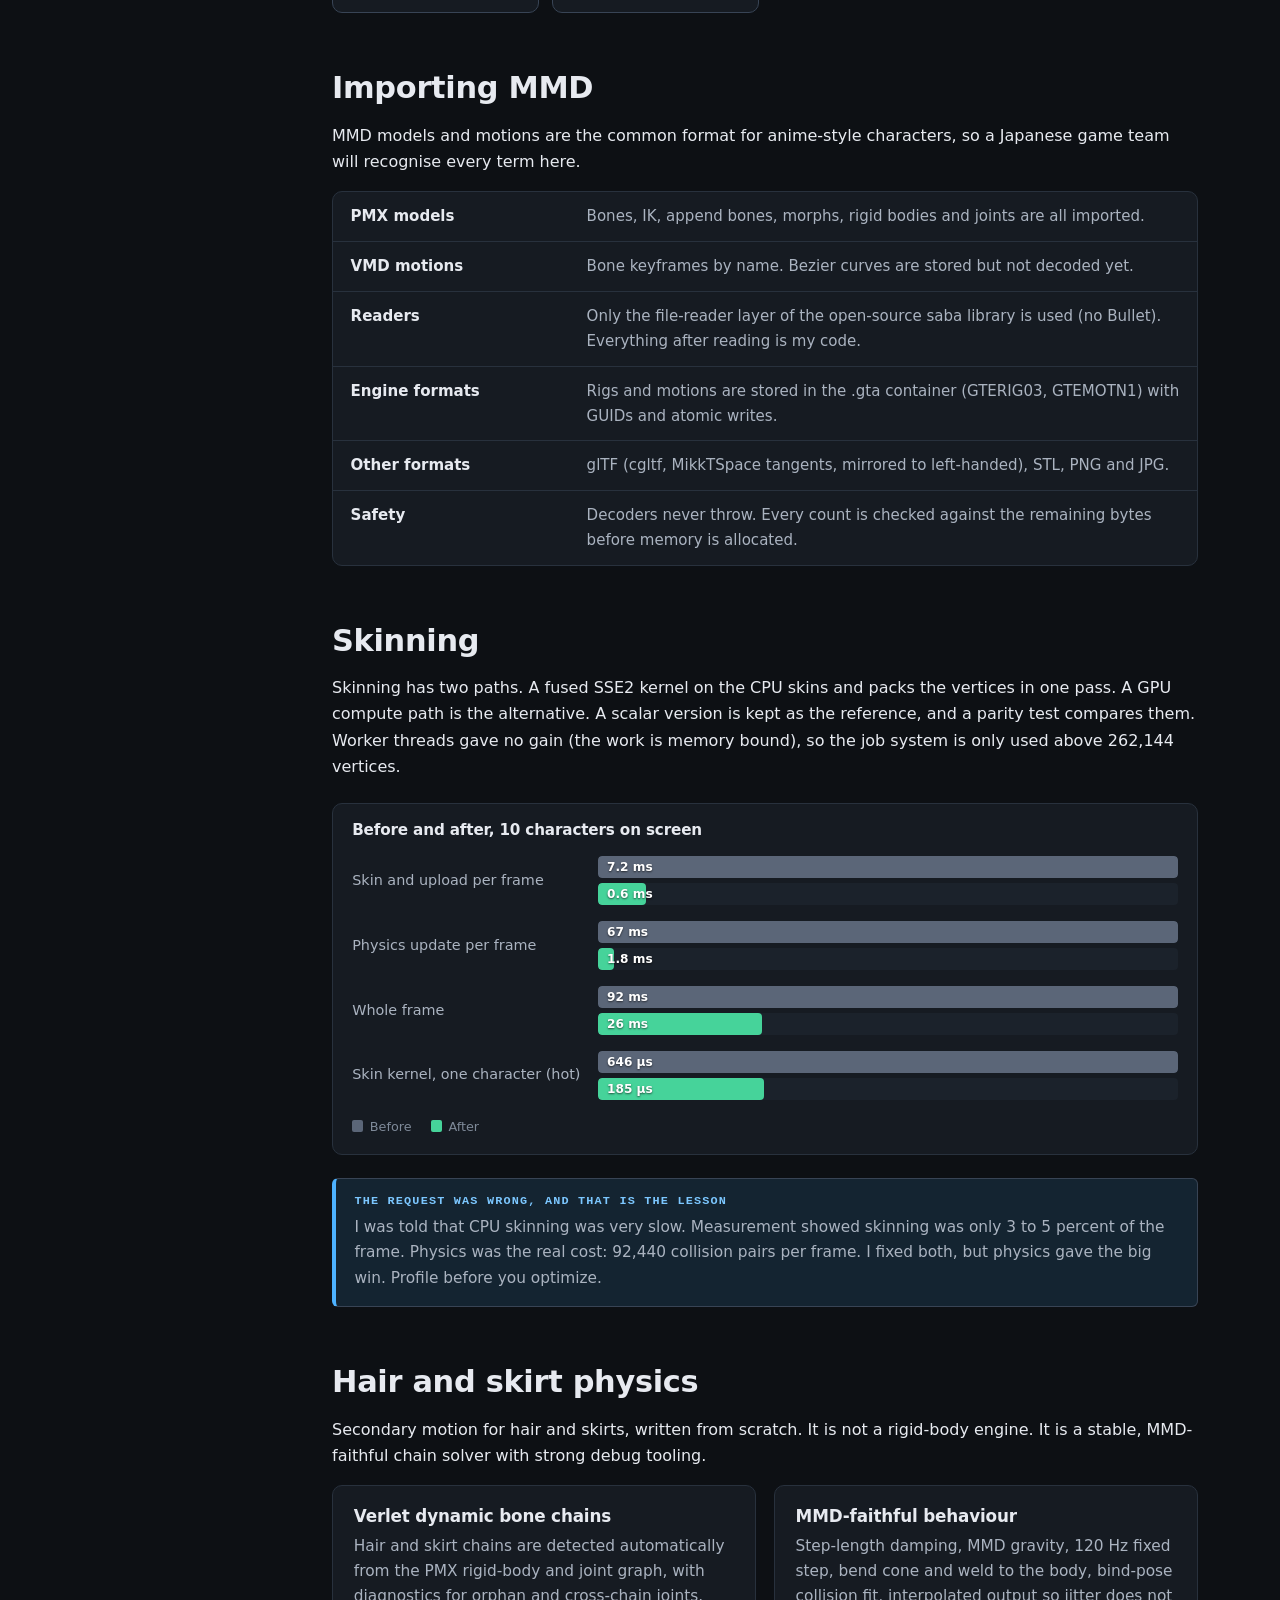
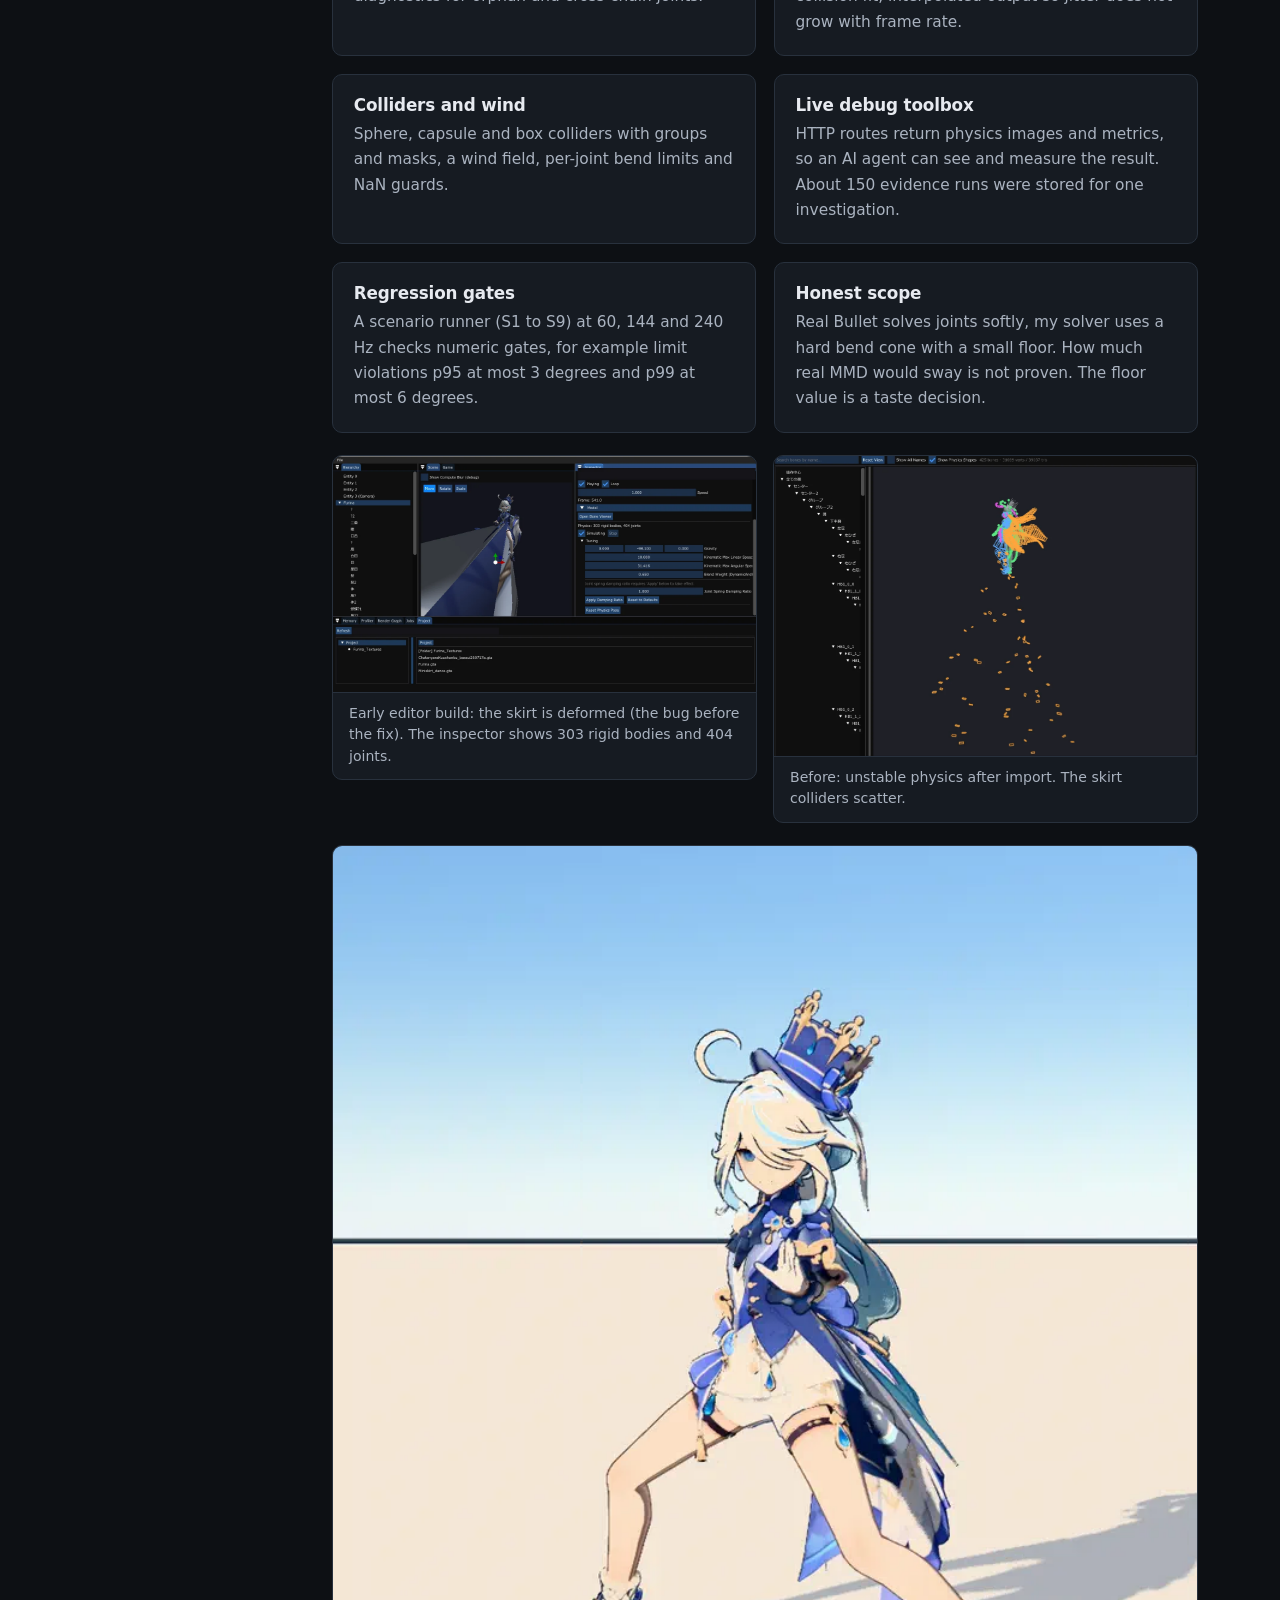
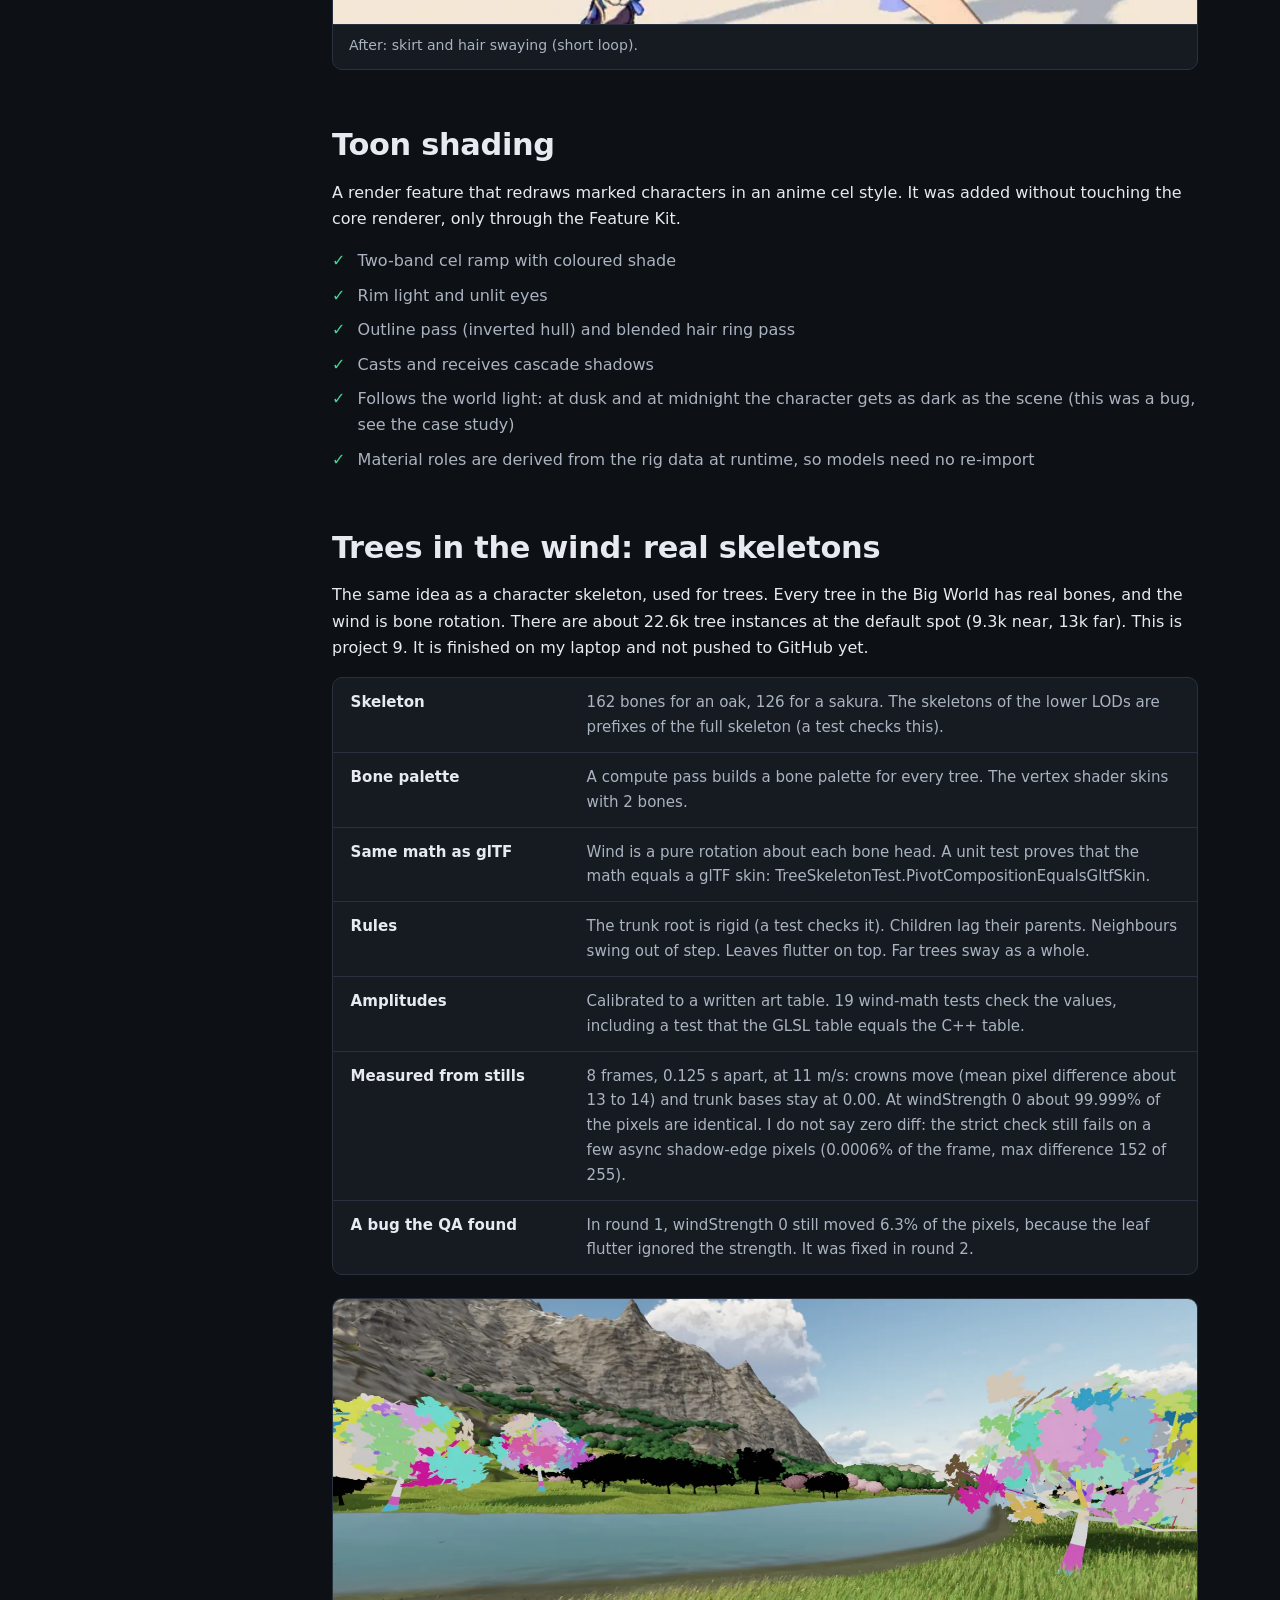
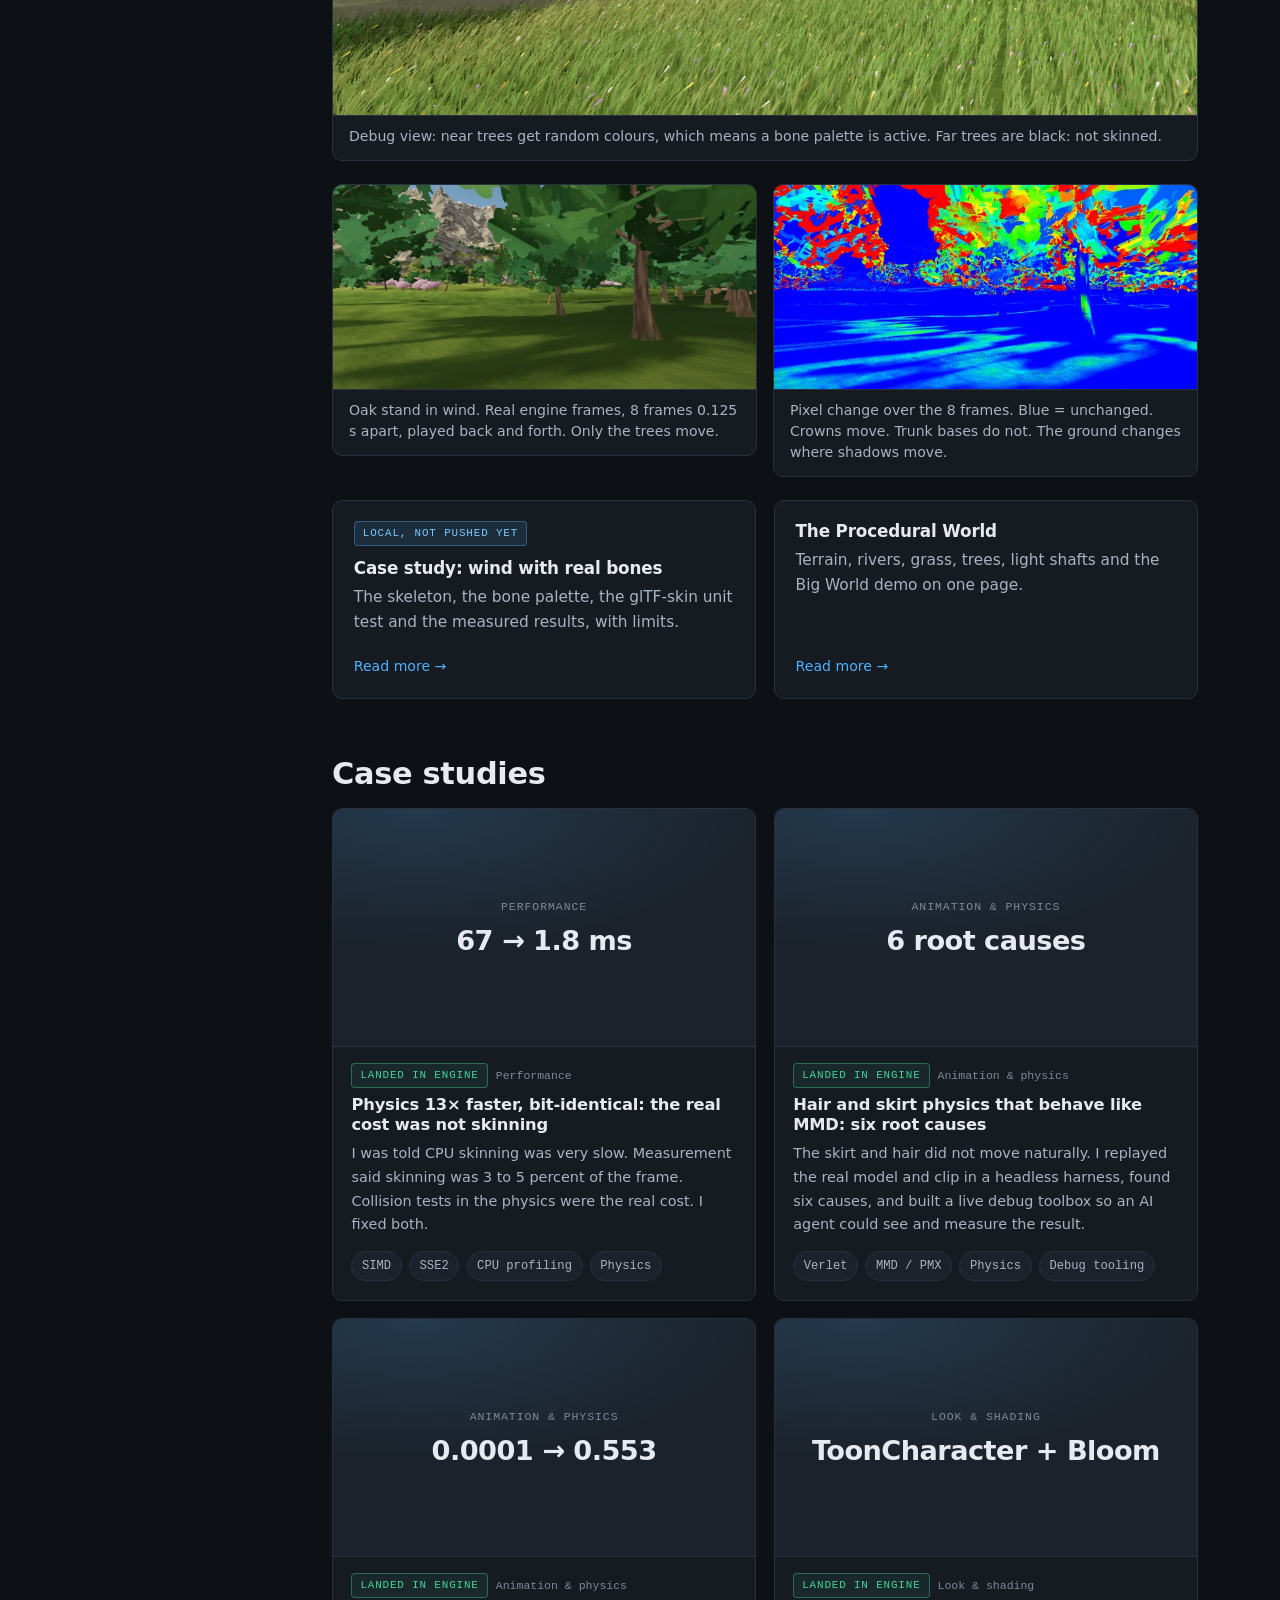
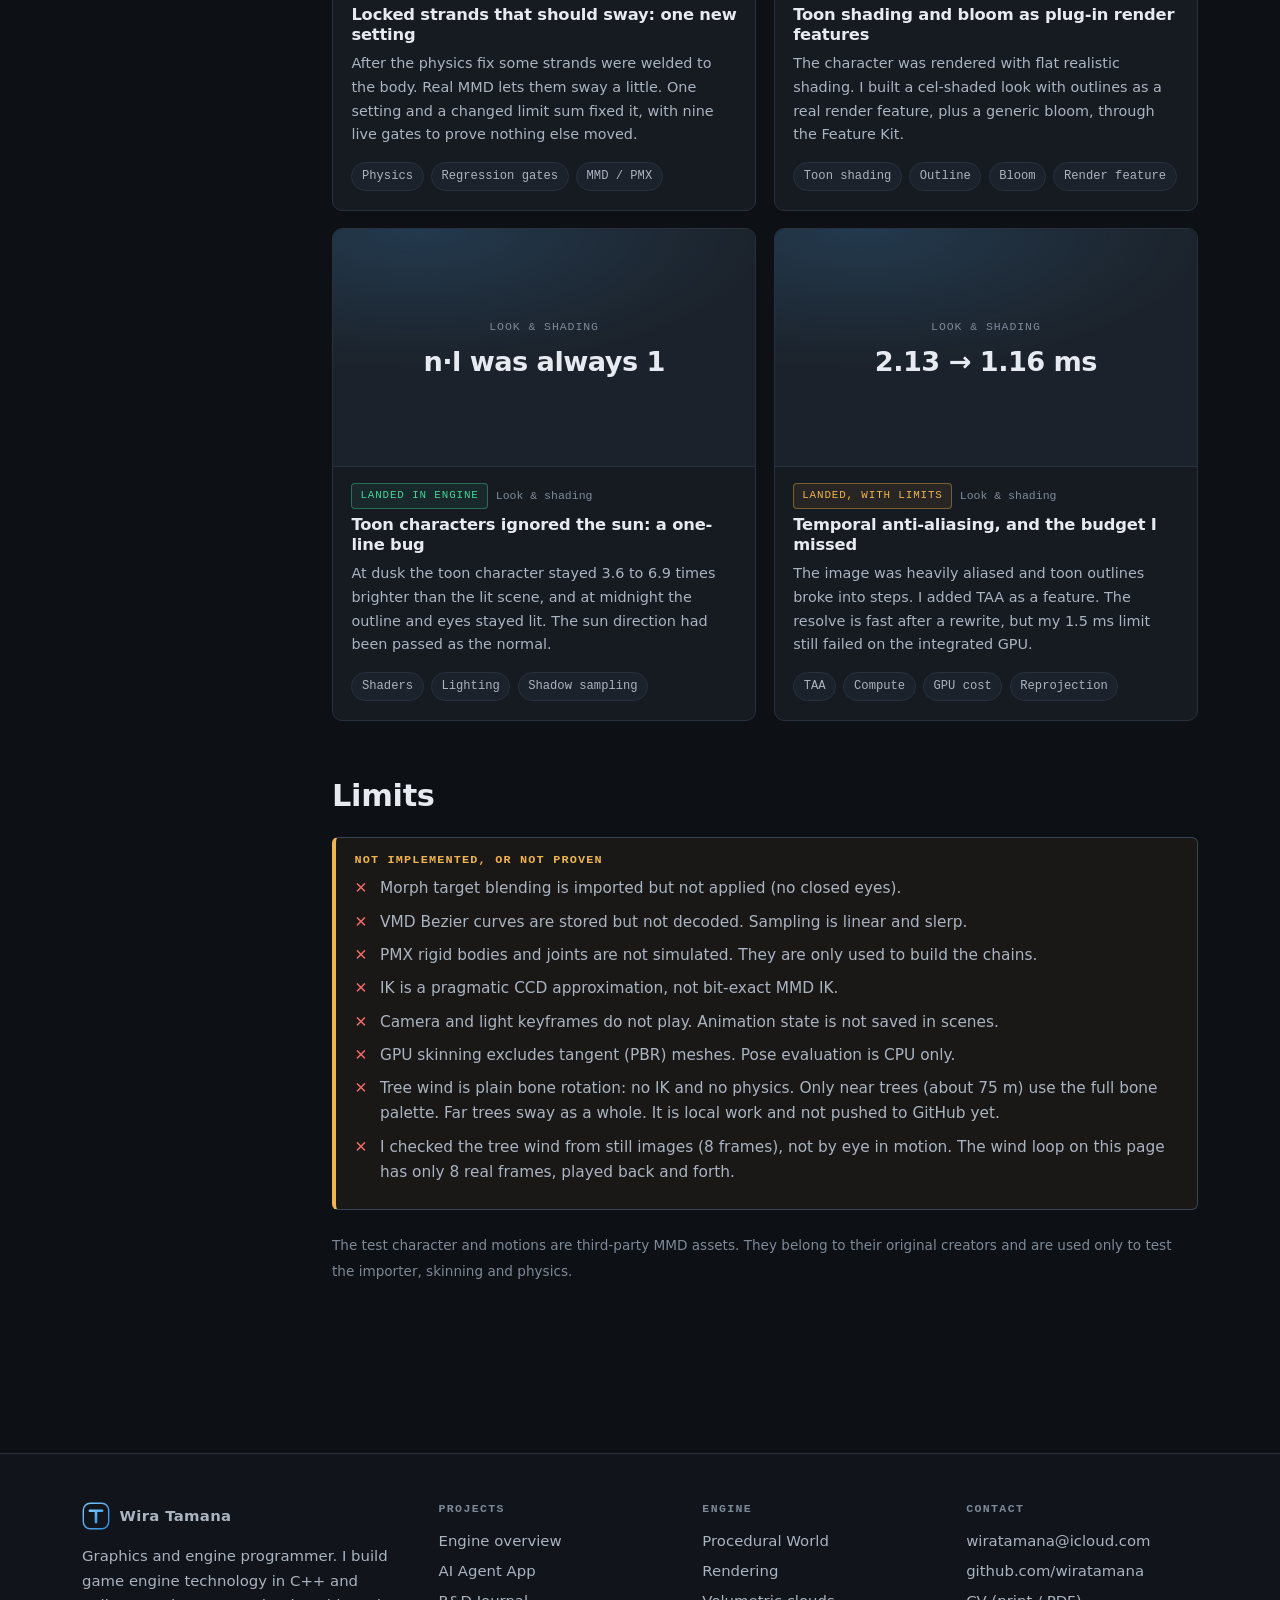
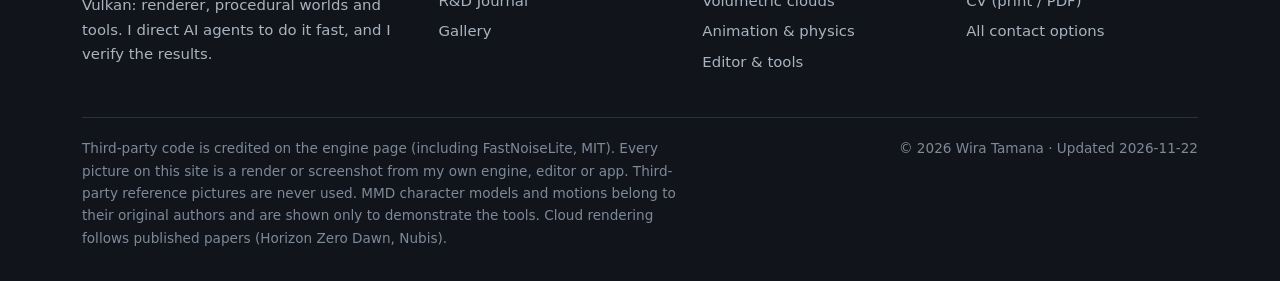
<file: animation.html>
<!DOCTYPE html>
<html lang="en" data-page="animation" data-bundles="common,animation,cases" data-scripts="data/cases,components/case-card,pages/animation" data-title="animation.title" data-desc="animation.desc">
<head>
<meta charset="utf-8">
<meta name="viewport" content="width=device-width, initial-scale=1">
<!--seo:begin-->
<title>Animation &amp; physics: MMD, skinning, hair physics, tree wind · Wira Tamana</title>
<meta name="description" content="PMX and VMD import, CCD IK, SIMD and GPU skinning, Verlet hair and skirt physics and toon shading in a custom C++ engine. Plus wind-driven tree skeletons that use the same skin math as glTF.">
<meta name="theme-color" content="#0d1014">
<link rel="canonical" href="https://wiratamana.github.io/GreatTamanaWeb/animation.html">
<link rel="alternate" hreflang="en" href="https://wiratamana.github.io/GreatTamanaWeb/animation.html">
<link rel="alternate" hreflang="ja" href="https://wiratamana.github.io/GreatTamanaWeb/animation.html?lang=ja">
<link rel="alternate" hreflang="x-default" href="https://wiratamana.github.io/GreatTamanaWeb/animation.html">
<meta property="og:type" content="website">
<meta property="og:site_name" content="Wira Tamana">
<meta property="og:title" content="Animation &amp; physics: MMD, skinning, hair physics, tree wind · Wira Tamana">
<meta property="og:description" content="PMX and VMD import, CCD IK, SIMD and GPU skinning, Verlet hair and skirt physics and toon shading in a custom C++ engine. Plus wind-driven tree skeletons that use the same skin math as glTF.">
<meta property="og:url" content="https://wiratamana.github.io/GreatTamanaWeb/animation.html">
<meta property="og:locale" content="en_US">
<meta property="og:locale:alternate" content="ja_JP">
<meta property="og:image" content="https://wiratamana.github.io/GreatTamanaWeb/assets/media/engine-toon-character.webp">
<meta property="og:image:width" content="1359">
<meta property="og:image:height" content="720">
<meta property="og:image:alt" content="A toon-shaded character rendered in my own engine">
<meta name="twitter:card" content="summary_large_image">
<meta name="twitter:title" content="Animation &amp; physics: MMD, skinning, hair physics, tree wind · Wira Tamana">
<meta name="twitter:description" content="PMX and VMD import, CCD IK, SIMD and GPU skinning, Verlet hair and skirt physics and toon shading in a custom C++ engine. Plus wind-driven tree skeletons that use the same skin math as glTF.">
<meta name="twitter:image" content="https://wiratamana.github.io/GreatTamanaWeb/assets/media/engine-toon-character.webp">
<meta name="twitter:image:alt" content="A toon-shaded character rendered in my own engine">
<link rel="icon" href="assets/icons/favicon.ico" sizes="any">
<link rel="icon" href="assets/icons/favicon.svg" type="image/svg+xml">
<link rel="apple-touch-icon" href="assets/icons/apple-touch-icon.png">
<!--seo:end-->
<link rel="stylesheet" href="css/tokens.css">
<link rel="stylesheet" href="css/base.css">
<link rel="stylesheet" href="css/components.css">
<script src="js/core/loader.js"></script>
</head>
<body>
<a class="skip" href="#main" data-i18n="skip"></a>
<div id="site-header"></div>
<!--seo:noscript-->
<noscript>
<div class="wrap" style="padding-block:2rem">
<p><strong>Wira Tamana</strong>: Graphics, engine and tools programmer. Vulkan game engine in C++20, an AI agent desktop app in C#, and an R&amp;D journal with measured results. Looking for a role in Japan.</p>
<p>This site needs JavaScript for its texts and the language switch. Without it, use these links:</p>
<ul>
<li><a href="engine.html">Engine and editor</a></li>
<li><a href="world.html">Procedural world</a></li>
<li><a href="journal.html">R&amp;D journal</a></li>
<li><a href="app.html">AI agent app</a></li>
<li><a href="about.html">About and contact</a></li>
<li><a href="mailto:wiratamana@icloud.com">wiratamana@icloud.com</a></li>
<li><a href="https://github.com/wiratamana">GitHub</a></li>
</ul>
</div>
</noscript>
<!--seo:/noscript-->

<main id="main">
  <header class="page-head"><div class="wrap">
    <nav class="crumbs" aria-label="Breadcrumb"><a href="index.html" data-i18n="nav.home"></a><span class="sep">/</span><a href="engine.html" data-i18n="nav.engine"></a><span class="sep">/</span><span data-i18n="nav.engine.animation"></span></nav>
    <span class="eyebrow" data-i18n="animation.eyebrow"></span>
    <h1 data-i18n="animation.h1"></h1>
    <p class="lead" data-i18n="animation.lead"></p>
  </div></header>

  <div class="section"><div class="wrap"><div class="page-grid">
    <aside class="toc" id="toc"></aside>
    <div class="content">

      <div class="stats" style="margin-top:0" data-repeat="animation.stats" data-tpl="stat"></div>
      <div class="fig-grid">
        <figure data-img="phys-bone-viewer" data-cap="animation.fig.bone"></figure>
        <figure data-slot="engine-toon-character" data-kind="image" data-cap="animation.fig.toon"></figure>
      </div>

      <section class="block">
        <h2 id="pipeline" data-i18n="animation.pipe.h"></h2>
        <p data-i18n="animation.pipe.p"></p>
        <div class="flow" data-repeat="animation.pipe" data-tpl="step"></div>
      </section>

      <section class="block">
        <h2 id="import" data-i18n="animation.imp.h"></h2>
        <p data-i18n="animation.imp.p"></p>
        <div class="dl" data-repeat="animation.imp" data-tpl="dl"></div>
      </section>

      <section class="block">
        <h2 id="skinning" data-i18n="animation.skin.h"></h2>
        <p data-i18n="animation.skin.p"></p>
        <div class="bars" data-bars="animation.skin.bars"></div>
        <div class="callout lesson"><h4 data-i18n="animation.skin.lesson.h"></h4><p data-i18n="animation.skin.lesson.p"></p></div>
      </section>

      <section class="block">
        <h2 id="physics" data-i18n="animation.phys.h"></h2>
        <p data-i18n="animation.phys.p"></p>
        <div class="grid g3" data-repeat="animation.phys" data-tpl="card"></div>
        <div class="fig-grid">
          <figure data-img="phys-bug-editor" data-cap="animation.phys.fig1"></figure>
          <figure data-img="phys-bug-colliders" data-cap="animation.phys.fig2"></figure>
        </div>
        <figure data-slot="demo-physics-loop" data-kind="webp" data-cap="animation.phys.fig3"></figure>
      </section>

      <section class="block">
        <h2 id="toon" data-i18n="animation.toon.h"></h2>
        <p data-i18n="animation.toon.p"></p>
        <ul class="ticks" data-repeat="animation.toon" data-tpl="li"></ul>
      </section>

      <section class="block">
        <h2 id="trees" data-i18n="animation.tree.h"></h2>
        <p data-i18n="animation.tree.p"></p>
        <div class="dl" data-repeat="animation.tree" data-tpl="dl"></div>
        <figure data-img="pl9-bones-debug" data-cap="animation.tree.fig.bones"></figure>
        <div class="fig-grid">
          <figure data-slot="pl9-wind-loop" data-kind="webp" data-cap="animation.tree.fig.loop"></figure>
          <figure data-img="pl9-wind-diff" data-thumb data-cap="animation.tree.fig.diff"></figure>
        </div>
        <div class="grid g3" data-repeat="animation.treecase" data-tpl="card"></div>
      </section>
      <section class="block">
        <h2 id="cases" data-i18n="animation.cases.h"></h2>
        <div class="grid g3" id="anim-cases"></div>
      </section>

      <section class="block">
        <h2 id="limits" data-i18n="animation.limits.h"></h2>
        <div class="callout honest"><h4 data-i18n="animation.limits.ch"></h4><ul class="ticks no" data-repeat="animation.limits" data-tpl="li"></ul></div>
        <p class="dim"><small data-i18n="animation.credit"></small></p>
      </section>

    </div>
  </div></div></div>
</main>

<div id="site-footer"></div>
</body>
</html>
</file>
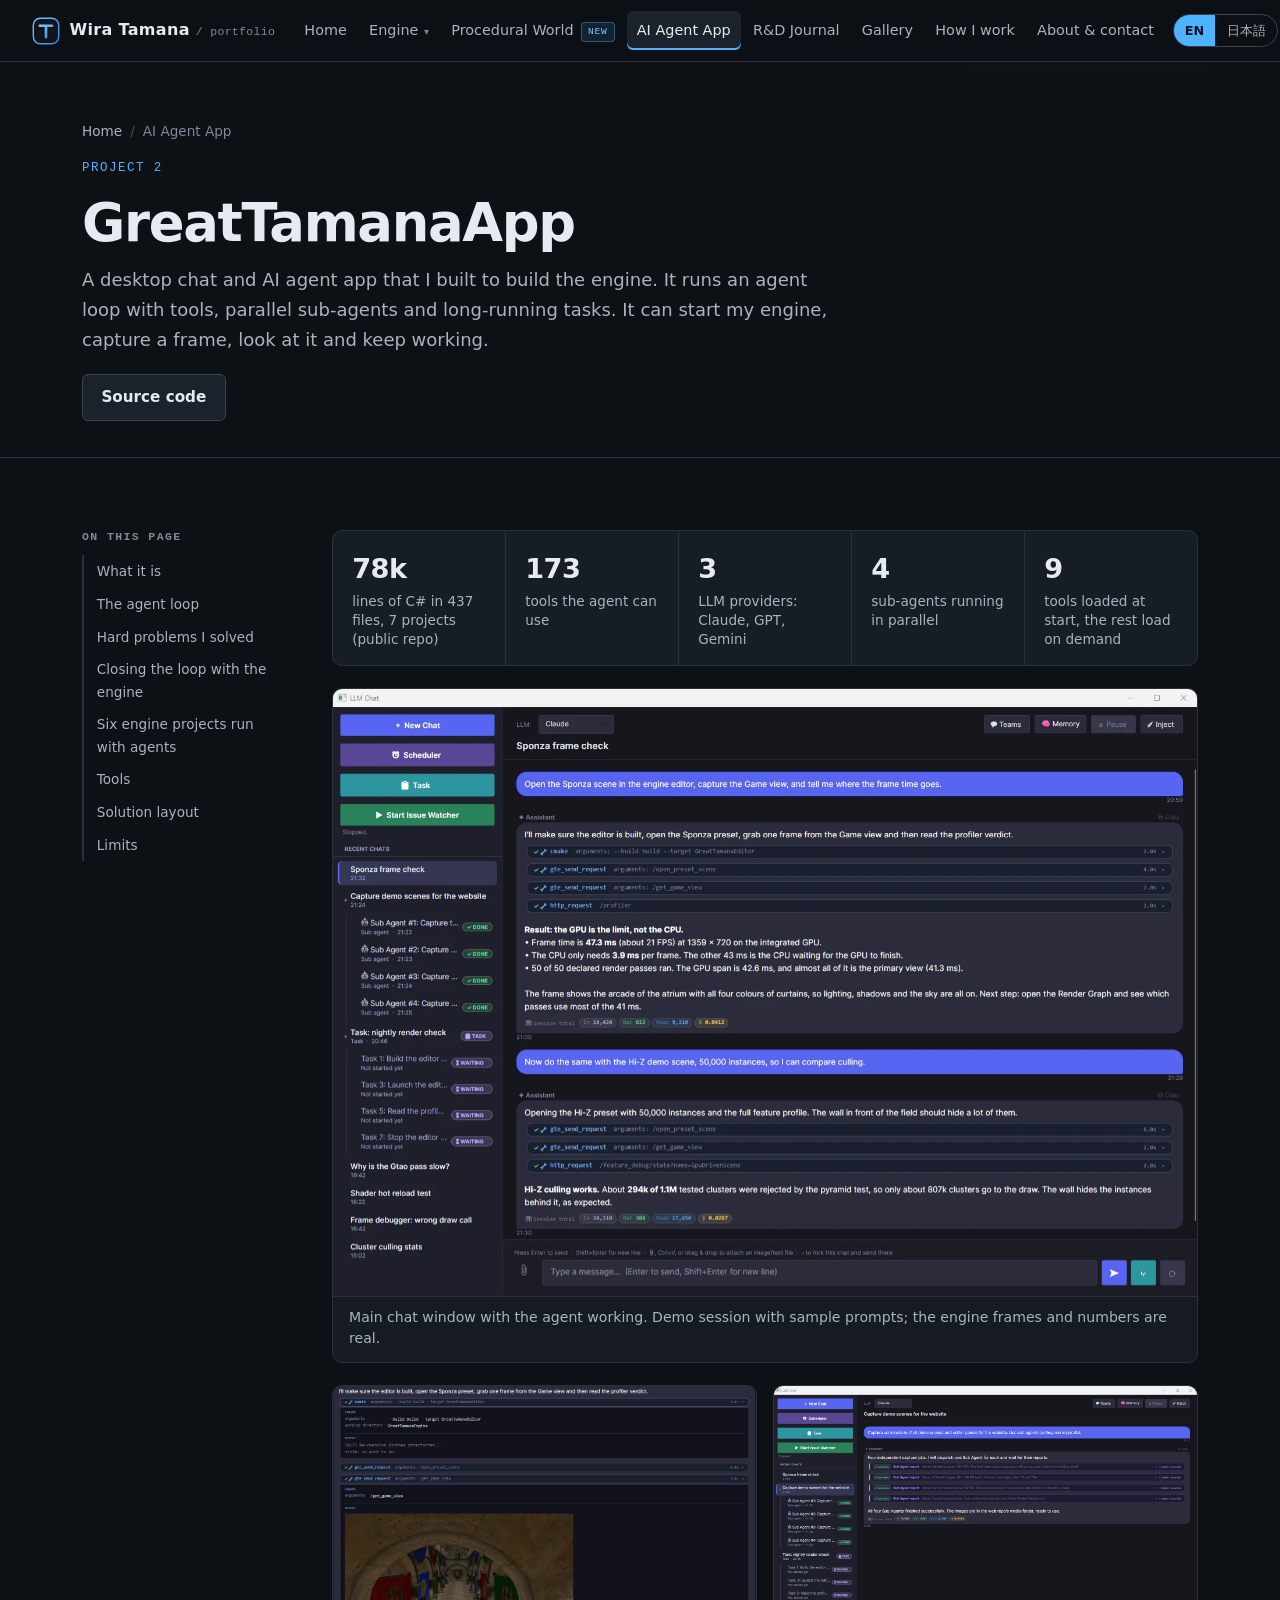
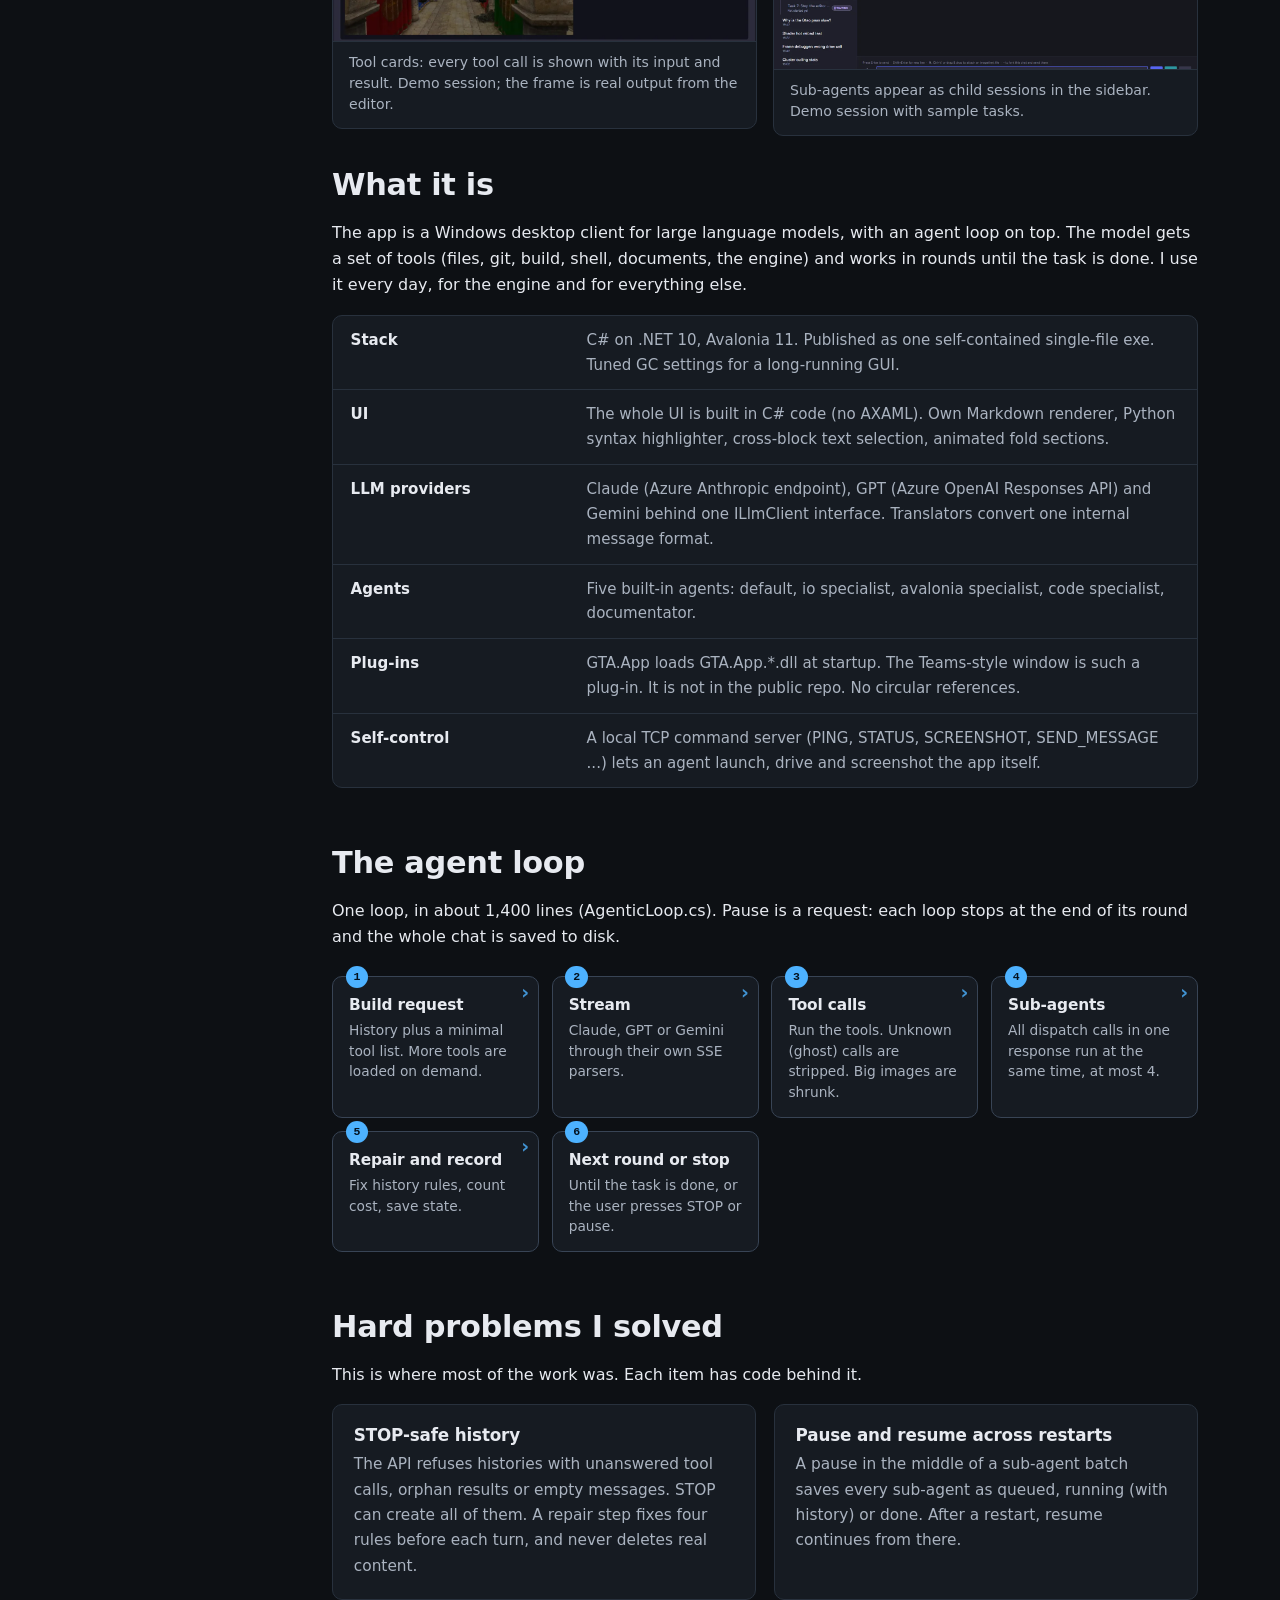
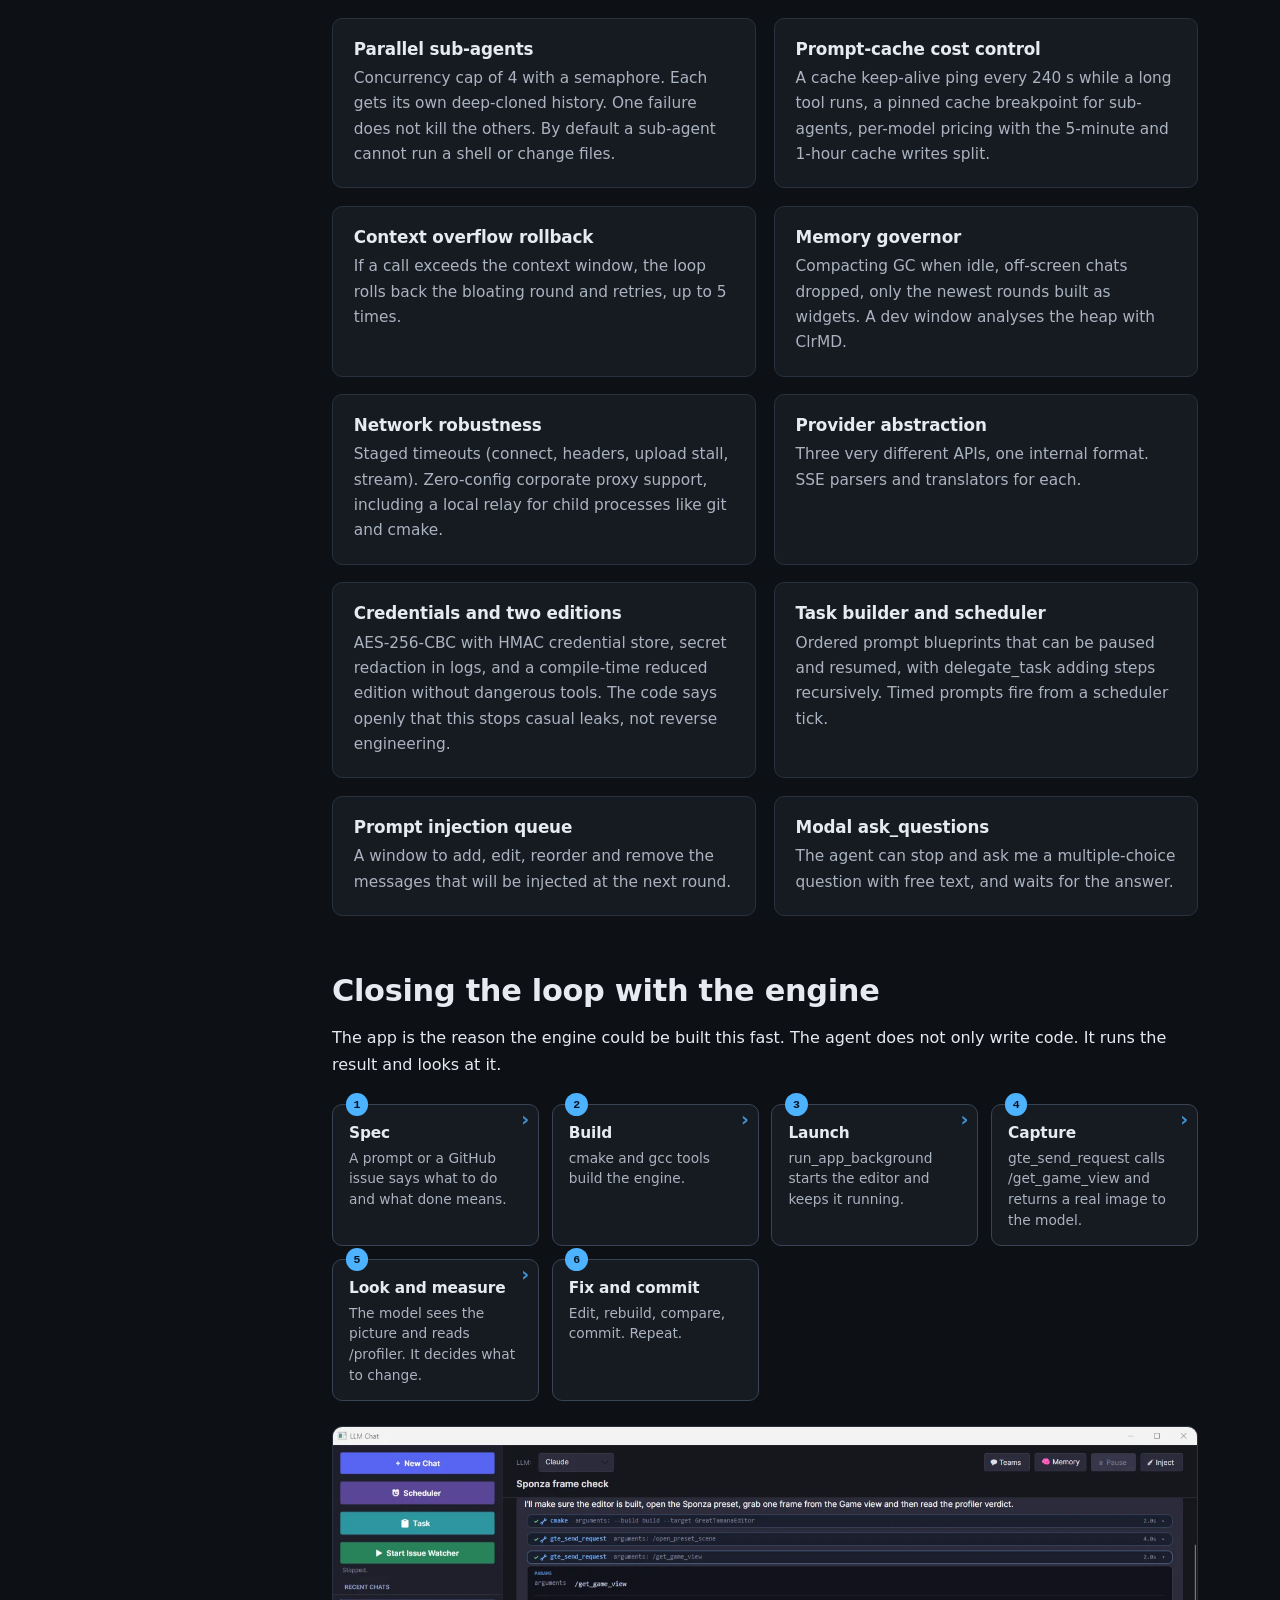
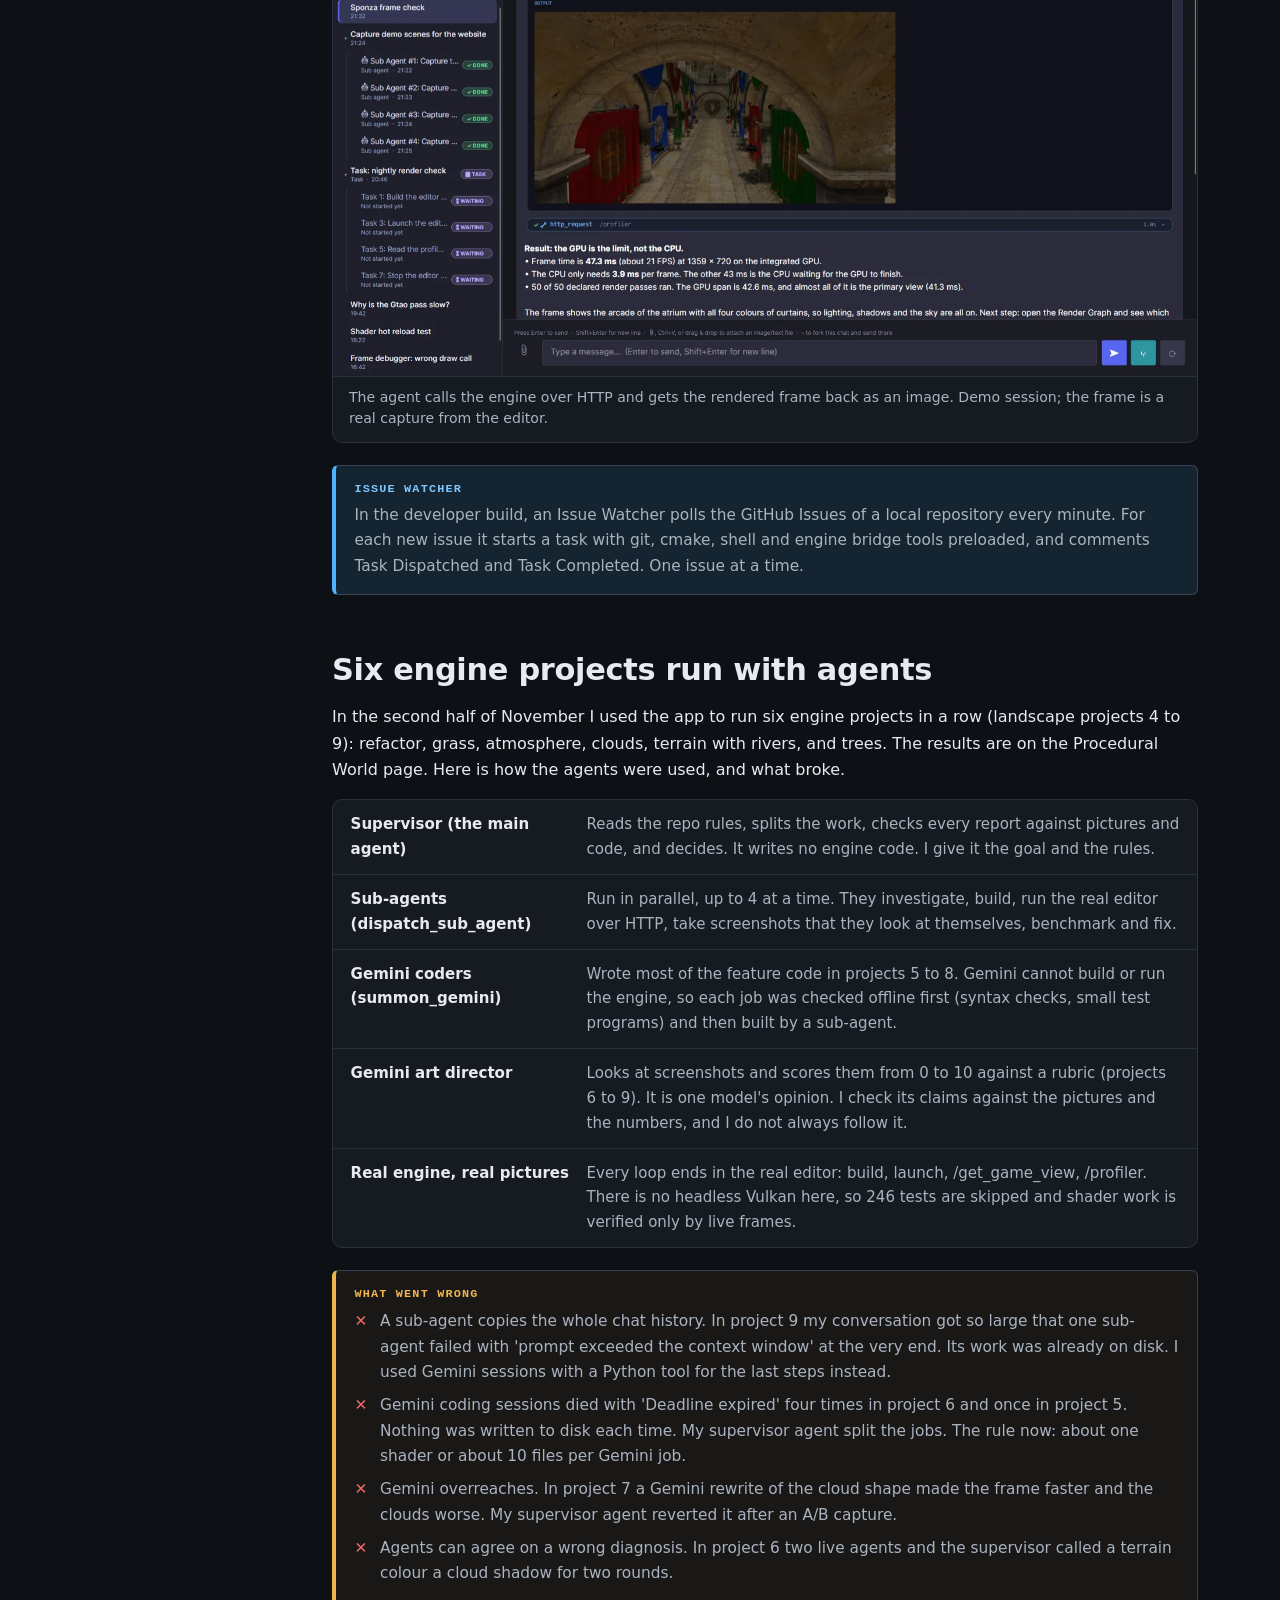
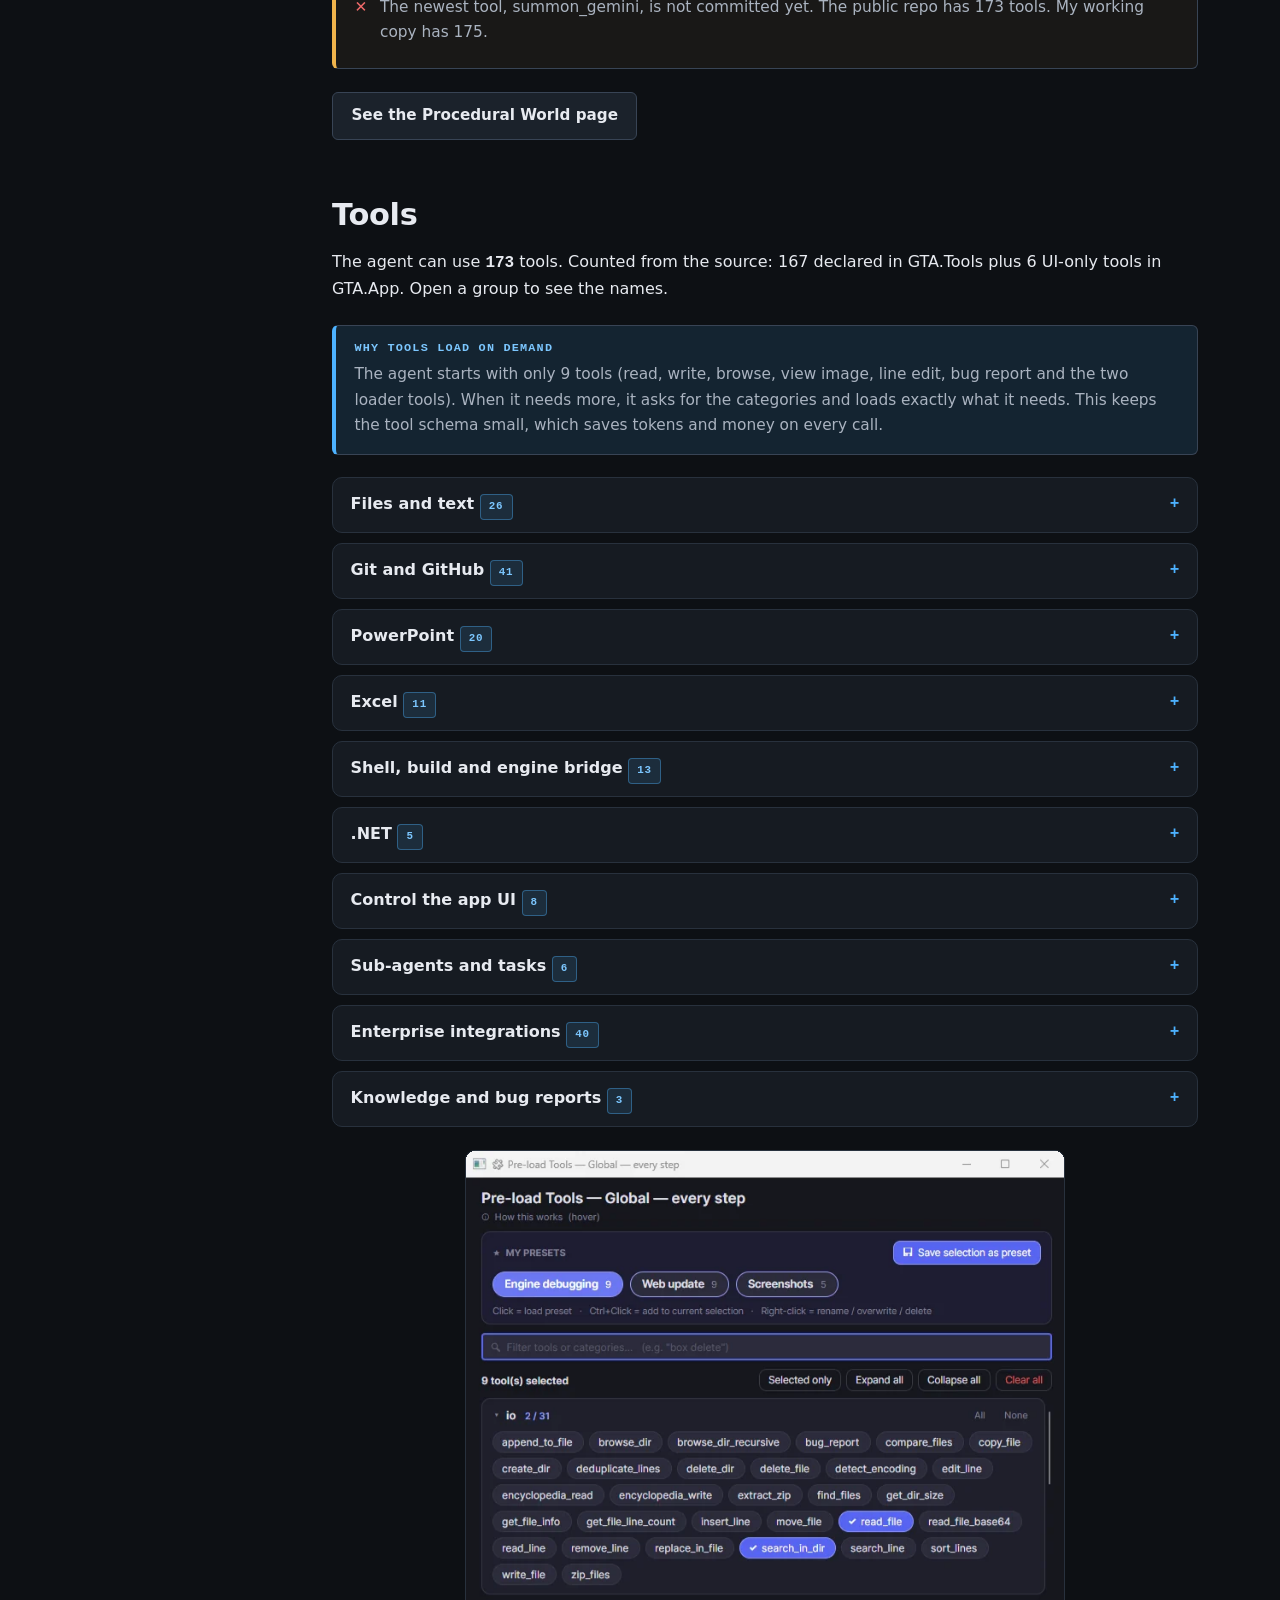
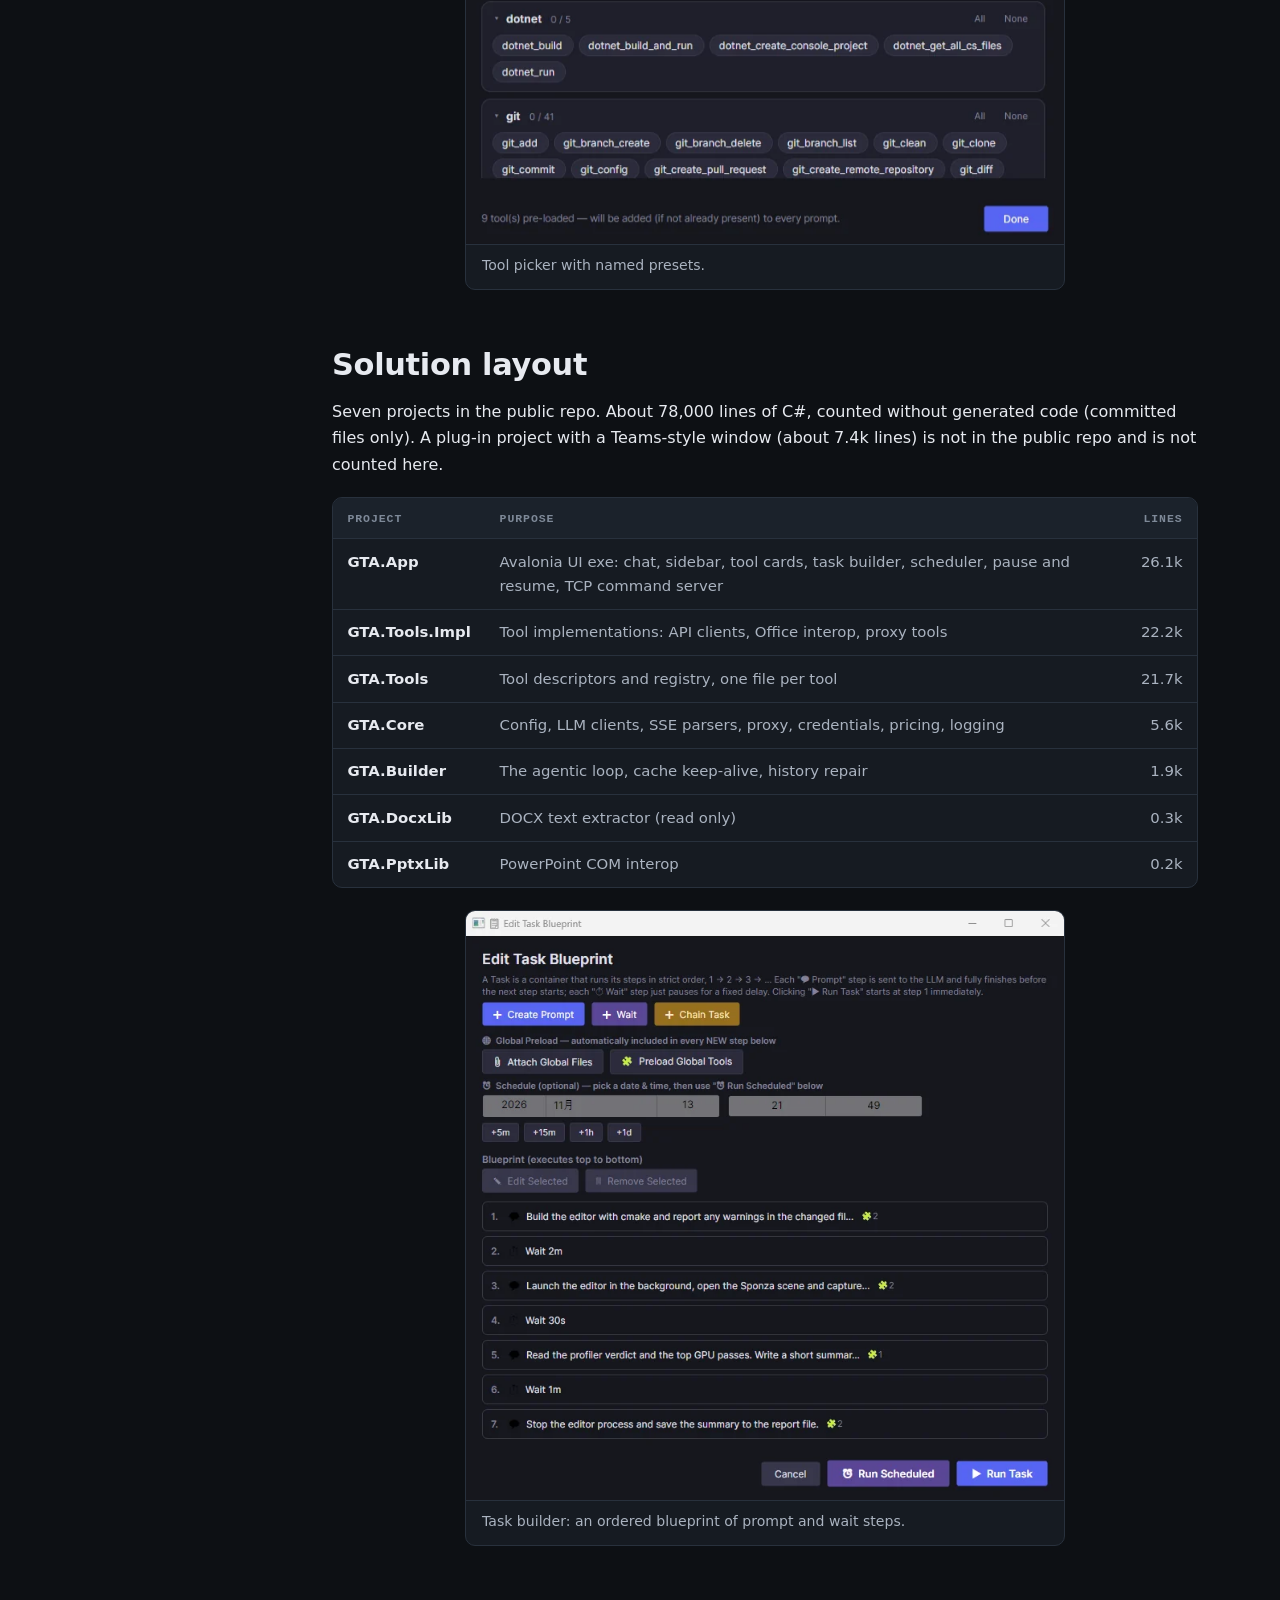
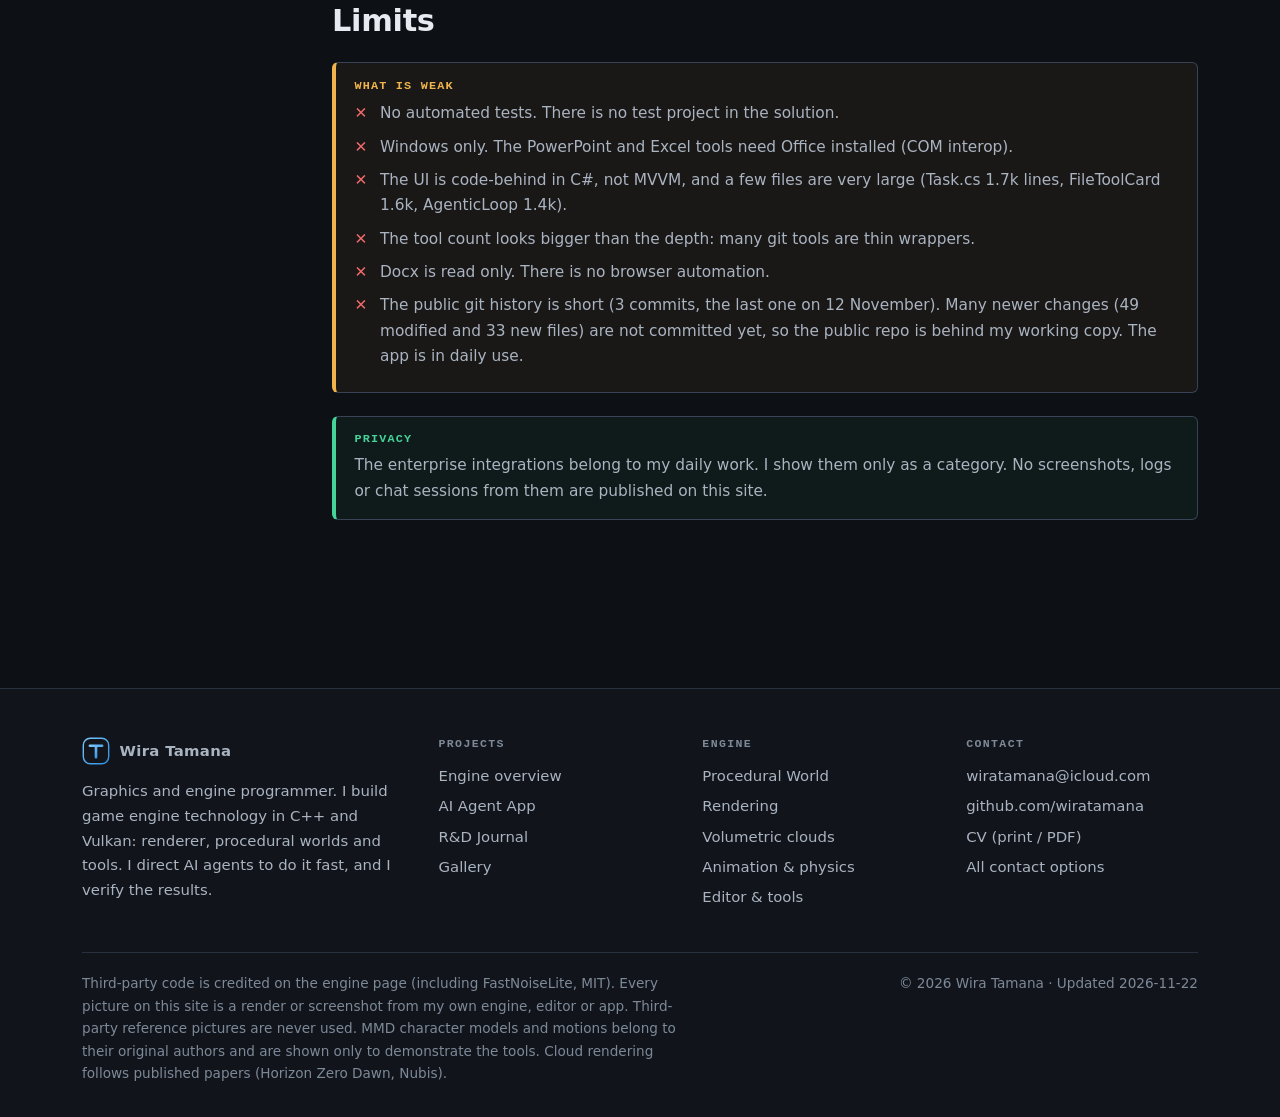
<file: app.html>
<!DOCTYPE html>
<html lang="en" data-page="app" data-bundles="common,app" data-scripts="data/apptools,pages/app" data-title="app.title" data-desc="app.desc">
<head>
<meta charset="utf-8">
<meta name="viewport" content="width=device-width, initial-scale=1">
<!--seo:begin-->
<title>GreatTamanaApp: desktop AI agent app (C#, Avalonia) · Wira Tamana</title>
<meta name="description" content="A desktop chat and AI agent app in C# and Avalonia: agent loop, 173 tools, parallel sub-agents, pause and resume, three LLM providers, and a bridge that lets the agent debug my game engine.">
<meta name="theme-color" content="#0d1014">
<link rel="canonical" href="https://wiratamana.github.io/GreatTamanaWeb/app.html">
<link rel="alternate" hreflang="en" href="https://wiratamana.github.io/GreatTamanaWeb/app.html">
<link rel="alternate" hreflang="ja" href="https://wiratamana.github.io/GreatTamanaWeb/app.html?lang=ja">
<link rel="alternate" hreflang="x-default" href="https://wiratamana.github.io/GreatTamanaWeb/app.html">
<meta property="og:type" content="website">
<meta property="og:site_name" content="Wira Tamana">
<meta property="og:title" content="GreatTamanaApp: desktop AI agent app (C#, Avalonia) · Wira Tamana">
<meta property="og:description" content="A desktop chat and AI agent app in C# and Avalonia: agent loop, 173 tools, parallel sub-agents, pause and resume, three LLM providers, and a bridge that lets the agent debug my game engine.">
<meta property="og:url" content="https://wiratamana.github.io/GreatTamanaWeb/app.html">
<meta property="og:locale" content="en_US">
<meta property="og:locale:alternate" content="ja_JP">
<meta property="og:image" content="https://wiratamana.github.io/GreatTamanaWeb/assets/media/app-chat-main.webp">
<meta property="og:image:width" content="1484">
<meta property="og:image:height" content="1042">
<meta property="og:image:alt" content="The chat window of GreatTamanaApp">
<meta name="twitter:card" content="summary_large_image">
<meta name="twitter:title" content="GreatTamanaApp: desktop AI agent app (C#, Avalonia) · Wira Tamana">
<meta name="twitter:description" content="A desktop chat and AI agent app in C# and Avalonia: agent loop, 173 tools, parallel sub-agents, pause and resume, three LLM providers, and a bridge that lets the agent debug my game engine.">
<meta name="twitter:image" content="https://wiratamana.github.io/GreatTamanaWeb/assets/media/app-chat-main.webp">
<meta name="twitter:image:alt" content="The chat window of GreatTamanaApp">
<link rel="icon" href="assets/icons/favicon.ico" sizes="any">
<link rel="icon" href="assets/icons/favicon.svg" type="image/svg+xml">
<link rel="apple-touch-icon" href="assets/icons/apple-touch-icon.png">
<!--seo:end-->
<link rel="stylesheet" href="css/tokens.css">
<link rel="stylesheet" href="css/base.css">
<link rel="stylesheet" href="css/components.css">
<script src="js/core/loader.js"></script>
</head>
<body>
<a class="skip" href="#main" data-i18n="skip"></a>
<div id="site-header"></div>
<!--seo:noscript-->
<noscript>
<div class="wrap" style="padding-block:2rem">
<p><strong>Wira Tamana</strong>: Graphics, engine and tools programmer. Vulkan game engine in C++20, an AI agent desktop app in C#, and an R&amp;D journal with measured results. Looking for a role in Japan.</p>
<p>This site needs JavaScript for its texts and the language switch. Without it, use these links:</p>
<ul>
<li><a href="engine.html">Engine and editor</a></li>
<li><a href="world.html">Procedural world</a></li>
<li><a href="journal.html">R&amp;D journal</a></li>
<li><a href="app.html">AI agent app</a></li>
<li><a href="about.html">About and contact</a></li>
<li><a href="mailto:wiratamana@icloud.com">wiratamana@icloud.com</a></li>
<li><a href="https://github.com/wiratamana">GitHub</a></li>
</ul>
</div>
</noscript>
<!--seo:/noscript-->

<main id="main">
  <header class="page-head"><div class="wrap">
    <nav class="crumbs" aria-label="Breadcrumb"><a href="index.html" data-i18n="nav.home"></a><span class="sep">/</span><span data-i18n="nav.app"></span></nav>
    <span class="eyebrow" data-i18n="app.eyebrow"></span>
    <h1 data-i18n="app.h1"></h1>
    <p class="lead" data-i18n="app.lead"></p>
    <div class="row" style="margin-top:1.2rem"><span data-repo="app"></span></div>
  </div></header>

  <div class="section"><div class="wrap"><div class="page-grid">
    <aside class="toc" id="toc"></aside>
    <div class="content">

      <div class="stats" style="margin-top:0" data-repeat="app.stats" data-tpl="stat"></div>
      <figure data-slot="app-chat-main" data-kind="image" data-cap="app.fig.main"></figure>
      <div class="fig-grid">
        <figure data-slot="app-tool-cards" data-kind="image" data-cap="app.fig.cards"></figure>
        <figure data-slot="app-subagents" data-kind="image" data-cap="app.fig.sub"></figure>
      </div>

      <section class="block">
        <h2 id="what" data-i18n="app.what.h"></h2>
        <p data-i18n="app.what.p"></p>
        <div class="dl" data-repeat="app.facts" data-tpl="dl"></div>
      </section>

      <section class="block">
        <h2 id="loop" data-i18n="app.loop.h"></h2>
        <p data-i18n="app.loop.p"></p>
        <div class="flow" data-repeat="app.loop" data-tpl="step"></div>
      </section>

      <section class="block">
        <h2 id="problems" data-i18n="app.prob.h"></h2>
        <p data-i18n="app.prob.p"></p>
        <div class="grid g3" data-repeat="app.prob" data-tpl="card"></div>
      </section>

      <section class="block">
        <h2 id="engine-loop" data-i18n="app.eng.h"></h2>
        <p data-i18n="app.eng.p"></p>
        <div class="flow" data-repeat="app.eng" data-tpl="step"></div>
        <figure data-slot="app-engine-bridge" data-kind="image" data-cap="app.fig.bridge"></figure>
        <div class="callout lesson"><h4 data-i18n="app.eng.note.h"></h4><p data-i18n="app.eng.note.p"></p></div>
      </section>

      <section class="block">
        <h2 id="landscape" data-i18n="app.land.h"></h2>
        <p data-i18n="app.land.p"></p>
        <div class="dl" data-repeat="app.land" data-tpl="dl"></div>
        <div class="callout honest"><h4 data-i18n="app.land.wrong.h"></h4><ul class="ticks no" data-repeat="app.land.wrong" data-tpl="li"></ul></div>
        <p><a class="btn" href="world.html" data-i18n="app.land.more"></a></p>
      </section>

      <section class="block">
        <h2 id="tools" data-i18n="app.tools.h"></h2>
        <p><span data-i18n="app.tools.p1"></span> <b class="mono" id="tool-total"></b> <span data-i18n="app.tools.p2"></span></p>
        <div class="callout lesson"><h4 data-i18n="app.tools.lazy.h"></h4><p data-i18n="app.tools.lazy.p"></p></div>
        <div id="tool-inv"></div>
        <figure data-slot="app-tool-picker" data-kind="image" data-cap="app.fig.picker" style="max-width:600px;margin-inline:auto"></figure>
      </section>

      <section class="block">
        <h2 id="arch" data-i18n="app.arch.h"></h2>
        <p data-i18n="app.arch.p"></p>
        <div class="table-wrap"><table class="tbl">
          <thead><tr><th data-i18n="app.arch.th1"></th><th data-i18n="app.arch.th2"></th><th class="num" data-i18n="app.arch.th3"></th></tr></thead>
          <tbody data-repeat="app.arch" data-tpl="tr"></tbody>
        </table></div>
        <figure data-slot="app-task-builder" data-kind="image" data-cap="app.fig.task" style="max-width:600px;margin-inline:auto"></figure>
      </section>

      <section class="block">
        <h2 id="limits" data-i18n="app.limits.h"></h2>
        <div class="callout honest"><h4 data-i18n="app.limits.ch"></h4><ul class="ticks no" data-repeat="app.limits" data-tpl="li"></ul></div>
        <div class="callout good"><h4 data-i18n="app.priv.h"></h4><p data-i18n="app.priv.p"></p></div>
      </section>

    </div>
  </div></div></div>
</main>

<div id="site-footer"></div>
</body>
</html>
</file>
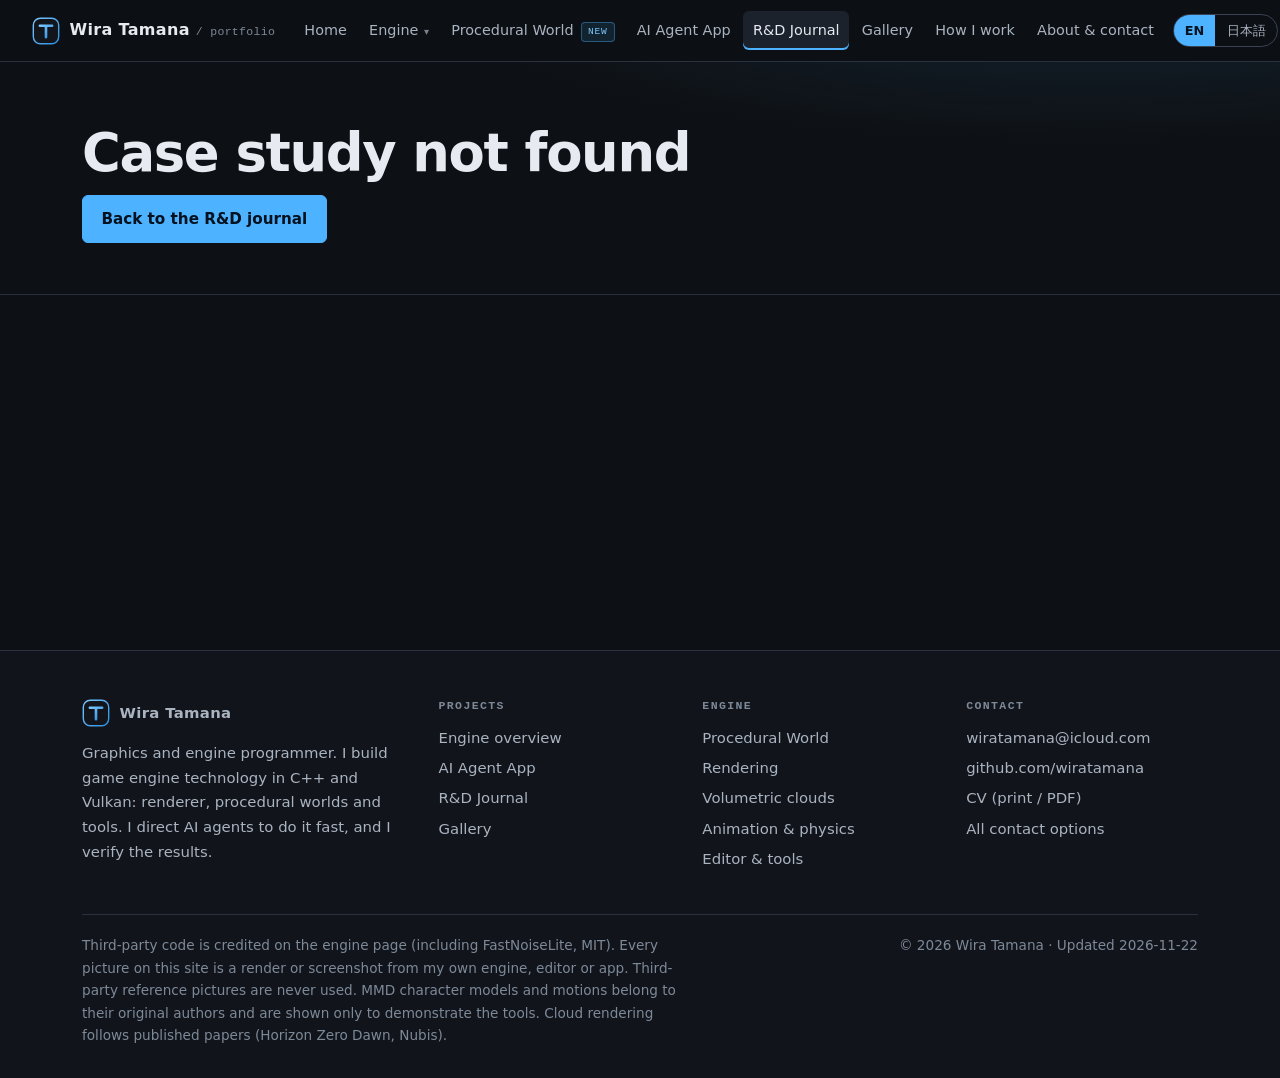
<file: case.html>
<!DOCTYPE html>
<html lang="en" data-page="case" data-bundles="common,cases" data-scripts="data/cases,components/case-card,pages/case" data-title="nav.journal" data-desc="journal.desc">
<head>
<meta charset="utf-8">
<meta name="viewport" content="width=device-width, initial-scale=1">
<!--seo:begin-->
<title>R&amp;D case study · Wira Tamana</title>
<meta name="description" content="An engine investigation: problem, root cause, fix, result, and what was not proven.">
<meta name="theme-color" content="#0d1014">
<meta property="og:type" content="website">
<meta property="og:site_name" content="Wira Tamana">
<meta property="og:title" content="R&amp;D case study · Wira Tamana">
<meta property="og:description" content="An engine investigation: problem, root cause, fix, result, and what was not proven.">
<meta property="og:locale" content="en_US">
<meta property="og:locale:alternate" content="ja_JP">
<meta property="og:image" content="https://wiratamana.github.io/GreatTamanaWeb/assets/img/og-world.jpg">
<meta property="og:image:width" content="1200">
<meta property="og:image:height" content="630">
<meta property="og:image:alt" content="A landscape rendered in my own Vulkan engine">
<meta name="twitter:card" content="summary_large_image">
<meta name="twitter:title" content="R&amp;D case study · Wira Tamana">
<meta name="twitter:description" content="An engine investigation: problem, root cause, fix, result, and what was not proven.">
<meta name="twitter:image" content="https://wiratamana.github.io/GreatTamanaWeb/assets/img/og-world.jpg">
<meta name="twitter:image:alt" content="A landscape rendered in my own Vulkan engine">
<link rel="icon" href="assets/icons/favicon.ico" sizes="any">
<link rel="icon" href="assets/icons/favicon.svg" type="image/svg+xml">
<link rel="apple-touch-icon" href="assets/icons/apple-touch-icon.png">
<!--seo:end-->
<link rel="stylesheet" href="css/tokens.css">
<link rel="stylesheet" href="css/base.css">
<link rel="stylesheet" href="css/components.css">
<script src="js/core/loader.js"></script>
</head>
<body>
<a class="skip" href="#main" data-i18n="skip"></a>
<div id="site-header"></div>
<!--seo:noscript-->
<noscript>
<div class="wrap" style="padding-block:2rem">
<p><strong>Wira Tamana</strong>: Graphics, engine and tools programmer. Vulkan game engine in C++20, an AI agent desktop app in C#, and an R&amp;D journal with measured results. Looking for a role in Japan.</p>
<p>This site needs JavaScript for its texts and the language switch. Without it, use these links:</p>
<ul>
<li><a href="engine.html">Engine and editor</a></li>
<li><a href="world.html">Procedural world</a></li>
<li><a href="journal.html">R&amp;D journal</a></li>
<li><a href="app.html">AI agent app</a></li>
<li><a href="about.html">About and contact</a></li>
<li><a href="mailto:wiratamana@icloud.com">wiratamana@icloud.com</a></li>
<li><a href="https://github.com/wiratamana">GitHub</a></li>
</ul>
</div>
</noscript>
<!--seo:/noscript-->

<main id="main"><div id="case-root"></div></main>

<div id="site-footer"></div>
</body>
</html>
</file>
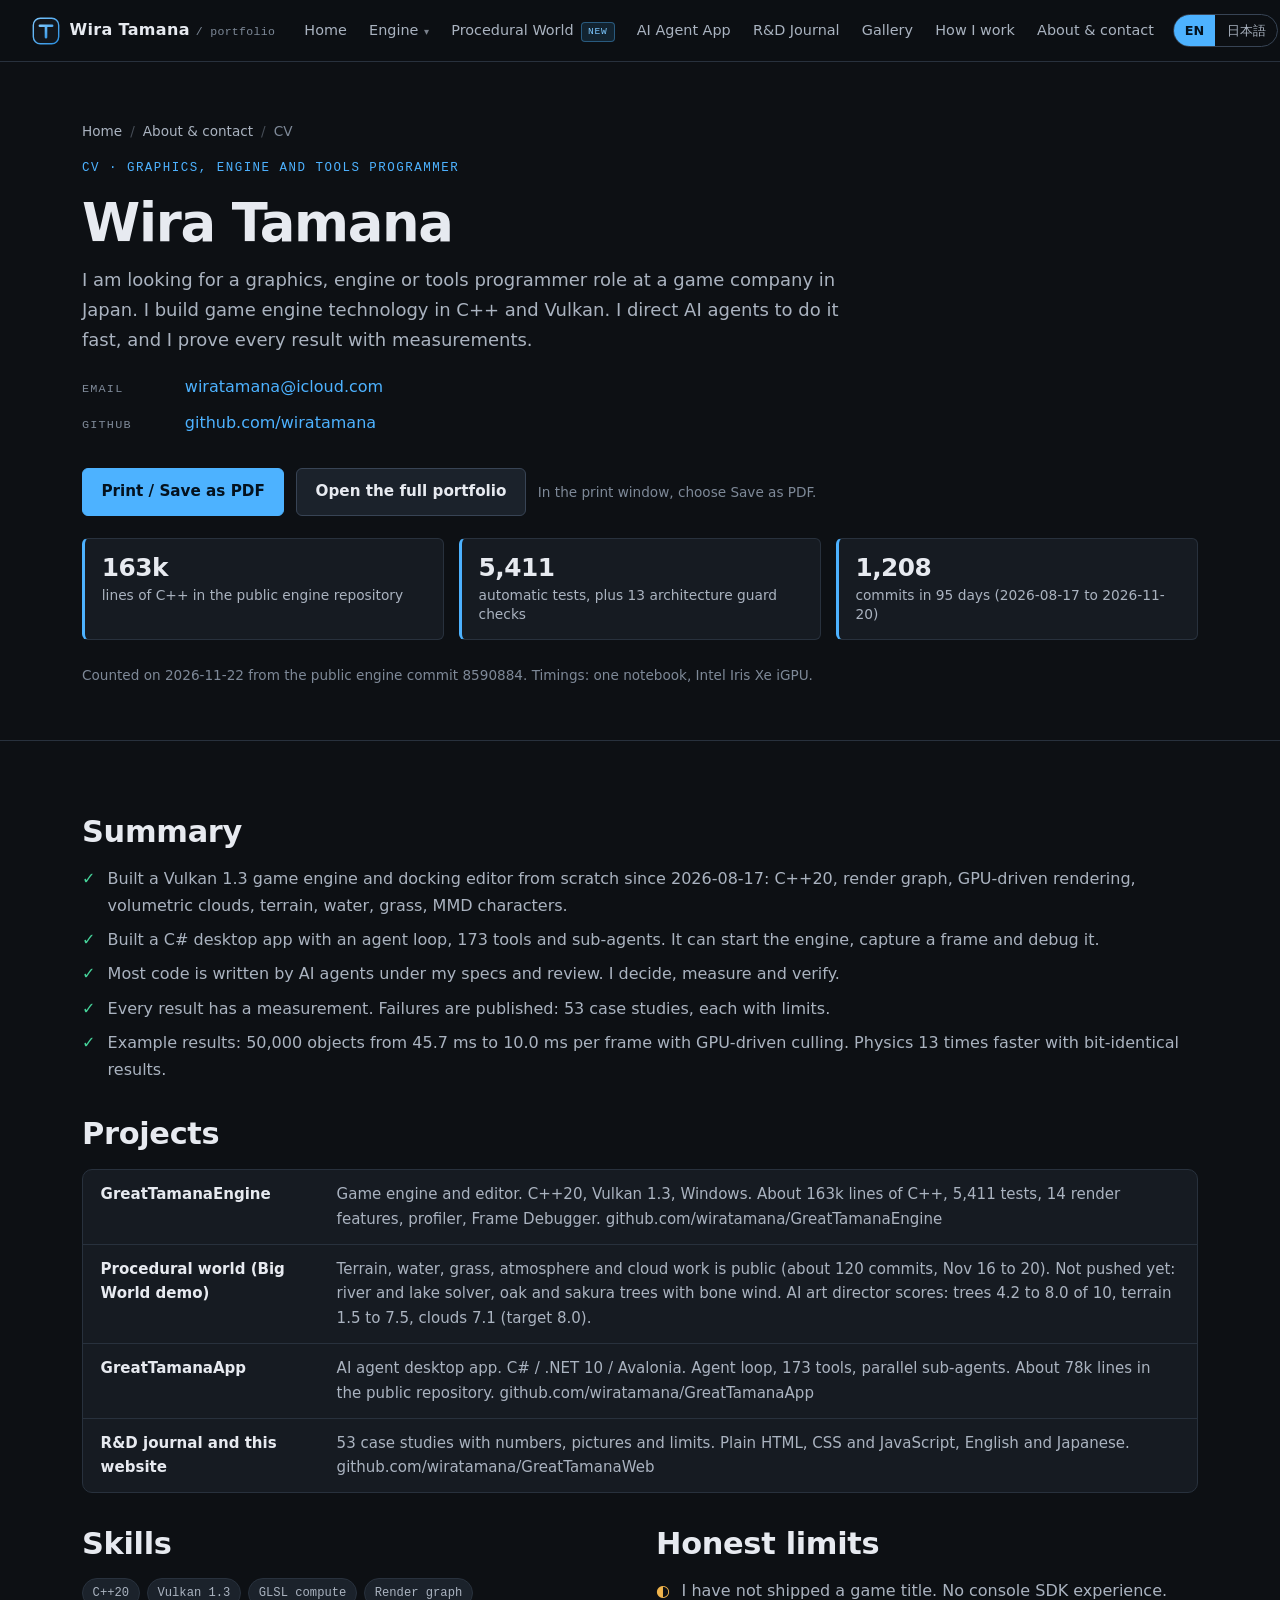
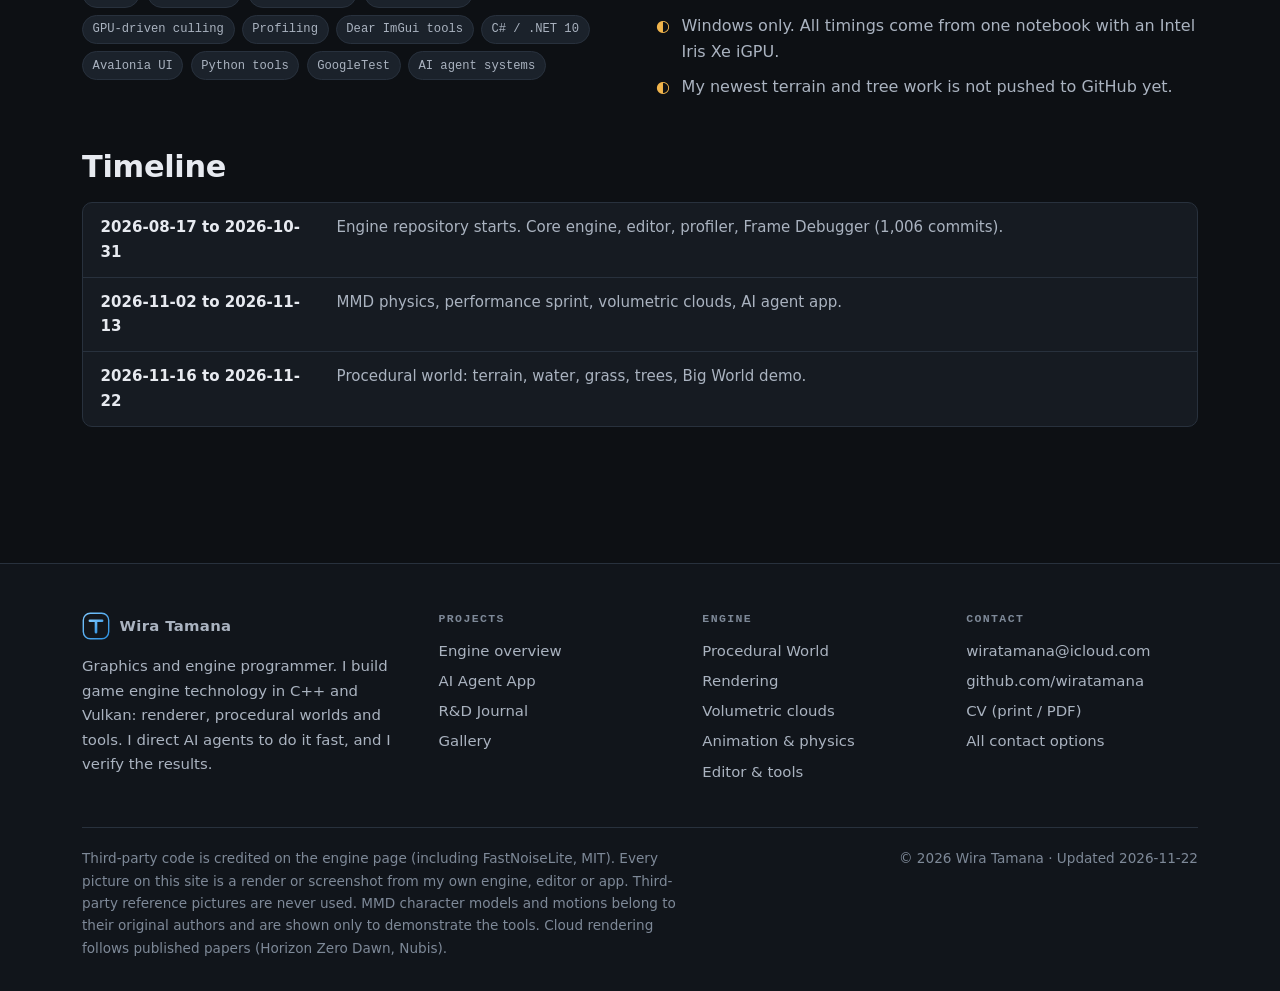
<file: cv.html>
<!DOCTYPE html>
<html lang="en" data-page="cv" data-bundles="common,cv" data-scripts="data/cases,pages/cv" data-title="cv.title" data-desc="cv.desc">
<head>
<meta charset="utf-8">
<meta name="viewport" content="width=device-width, initial-scale=1">
<!--seo:begin-->
<title>CV · Wira Tamana</title>
<meta name="description" content="CV of Wira Tamana, built only from the facts on this site. Print it or save it as PDF.">
<meta name="theme-color" content="#0d1014">
<link rel="canonical" href="https://wiratamana.github.io/GreatTamanaWeb/cv.html">
<link rel="alternate" hreflang="en" href="https://wiratamana.github.io/GreatTamanaWeb/cv.html">
<link rel="alternate" hreflang="ja" href="https://wiratamana.github.io/GreatTamanaWeb/cv.html?lang=ja">
<link rel="alternate" hreflang="x-default" href="https://wiratamana.github.io/GreatTamanaWeb/cv.html">
<meta property="og:type" content="website">
<meta property="og:site_name" content="Wira Tamana">
<meta property="og:title" content="CV · Wira Tamana">
<meta property="og:description" content="CV of Wira Tamana, built only from the facts on this site. Print it or save it as PDF.">
<meta property="og:url" content="https://wiratamana.github.io/GreatTamanaWeb/cv.html">
<meta property="og:locale" content="en_US">
<meta property="og:locale:alternate" content="ja_JP">
<meta property="og:image" content="https://wiratamana.github.io/GreatTamanaWeb/assets/img/og-world.jpg">
<meta property="og:image:width" content="1200">
<meta property="og:image:height" content="630">
<meta property="og:image:alt" content="A landscape rendered in my own Vulkan engine">
<meta name="twitter:card" content="summary_large_image">
<meta name="twitter:title" content="CV · Wira Tamana">
<meta name="twitter:description" content="CV of Wira Tamana, built only from the facts on this site. Print it or save it as PDF.">
<meta name="twitter:image" content="https://wiratamana.github.io/GreatTamanaWeb/assets/img/og-world.jpg">
<meta name="twitter:image:alt" content="A landscape rendered in my own Vulkan engine">
<link rel="icon" href="assets/icons/favicon.ico" sizes="any">
<link rel="icon" href="assets/icons/favicon.svg" type="image/svg+xml">
<link rel="apple-touch-icon" href="assets/icons/apple-touch-icon.png">
<!--seo:end-->
<link rel="stylesheet" href="css/tokens.css">
<link rel="stylesheet" href="css/base.css">
<link rel="stylesheet" href="css/components.css">
<script src="js/core/loader.js"></script>
</head>
<body>
<a class="skip" href="#main" data-i18n="skip"></a>
<div id="site-header"></div>
<!--seo:noscript-->
<noscript>
<div class="wrap" style="padding-block:2rem">
<p><strong>Wira Tamana</strong>: Graphics, engine and tools programmer. Vulkan game engine in C++20, an AI agent desktop app in C#, and an R&amp;D journal with measured results. Looking for a role in Japan.</p>
<p>This site needs JavaScript for its texts and the language switch. Without it, use these links:</p>
<ul>
<li><a href="engine.html">Engine and editor</a></li>
<li><a href="world.html">Procedural world</a></li>
<li><a href="journal.html">R&amp;D journal</a></li>
<li><a href="app.html">AI agent app</a></li>
<li><a href="about.html">About and contact</a></li>
<li><a href="mailto:wiratamana@icloud.com">wiratamana@icloud.com</a></li>
<li><a href="https://github.com/wiratamana">GitHub</a></li>
</ul>
</div>
</noscript>
<!--seo:/noscript-->

<main id="main">
  <header class="page-head"><div class="wrap">
    <nav class="crumbs no-print" aria-label="Breadcrumb"><a href="index.html" data-i18n="nav.home"></a><span class="sep">/</span><a href="about.html" data-i18n="nav.about"></a><span class="sep">/</span><span data-i18n="cv.title"></span></nav>
    <span class="eyebrow" data-i18n="cv.eyebrow"></span>
    <h1 data-i18n="cv.h1"></h1>
    <p class="lead" data-i18n="cv.lead"></p>
    <ul class="contact-list" data-contact></ul>
    <div class="row sp-t no-print">
      <button class="btn primary" type="button" data-print data-i18n="cv.print"></button>
      <a class="btn" href="index.html" data-i18n="cv.more"></a>
      <span class="dim"><small data-i18n="cv.hint"></small></span>
    </div>
    <div class="metrics" data-repeat="cv.stats" data-tpl="metric"></div>
    <p class="dim"><small data-i18n="cv.stats.note"></small></p>
  </div></header>

  <section class="section"><div class="wrap">

    <h2 data-i18n="cv.sum.h"></h2>
    <ul class="ticks" data-repeat="cv.sum" data-tpl="li"></ul>

    <h2 class="sp-t" data-i18n="cv.proj.h"></h2>
    <div class="dl" data-repeat="cv.proj" data-tpl="dl"></div>

    <div class="cols2 sp-t">
      <div>
        <h2 data-i18n="cv.skills.h"></h2>
        <ul class="chips" data-repeat="cv.skills" data-tpl="chip"></ul>
      </div>
      <div>
        <h2 data-i18n="cv.limits.h"></h2>
        <ul class="ticks part" data-repeat="cv.limits" data-tpl="li"></ul>
      </div>
    </div>

    <h2 class="sp-t" data-i18n="cv.time.h"></h2>
    <div class="dl" data-repeat="cv.time" data-tpl="dl"></div>

  </div></section>
</main>

<div id="site-footer"></div>
</body>
</html>
</file>
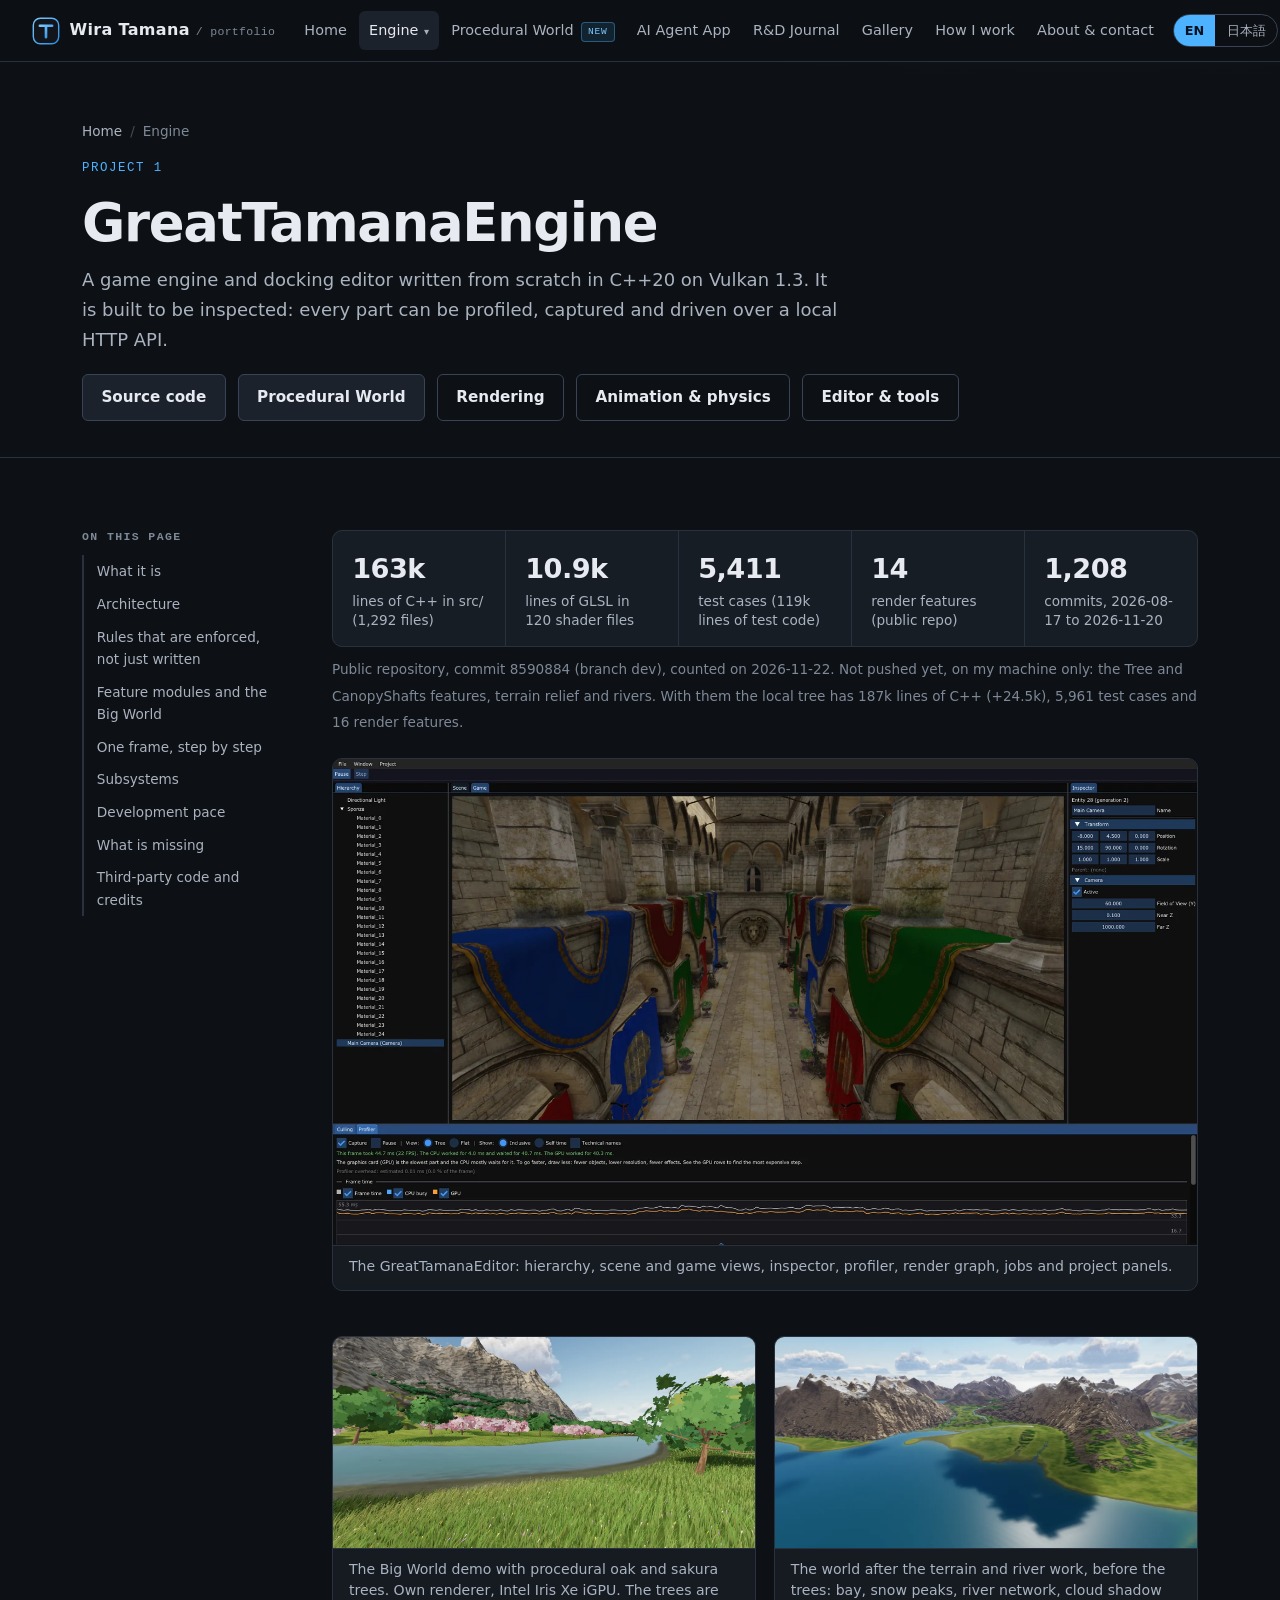
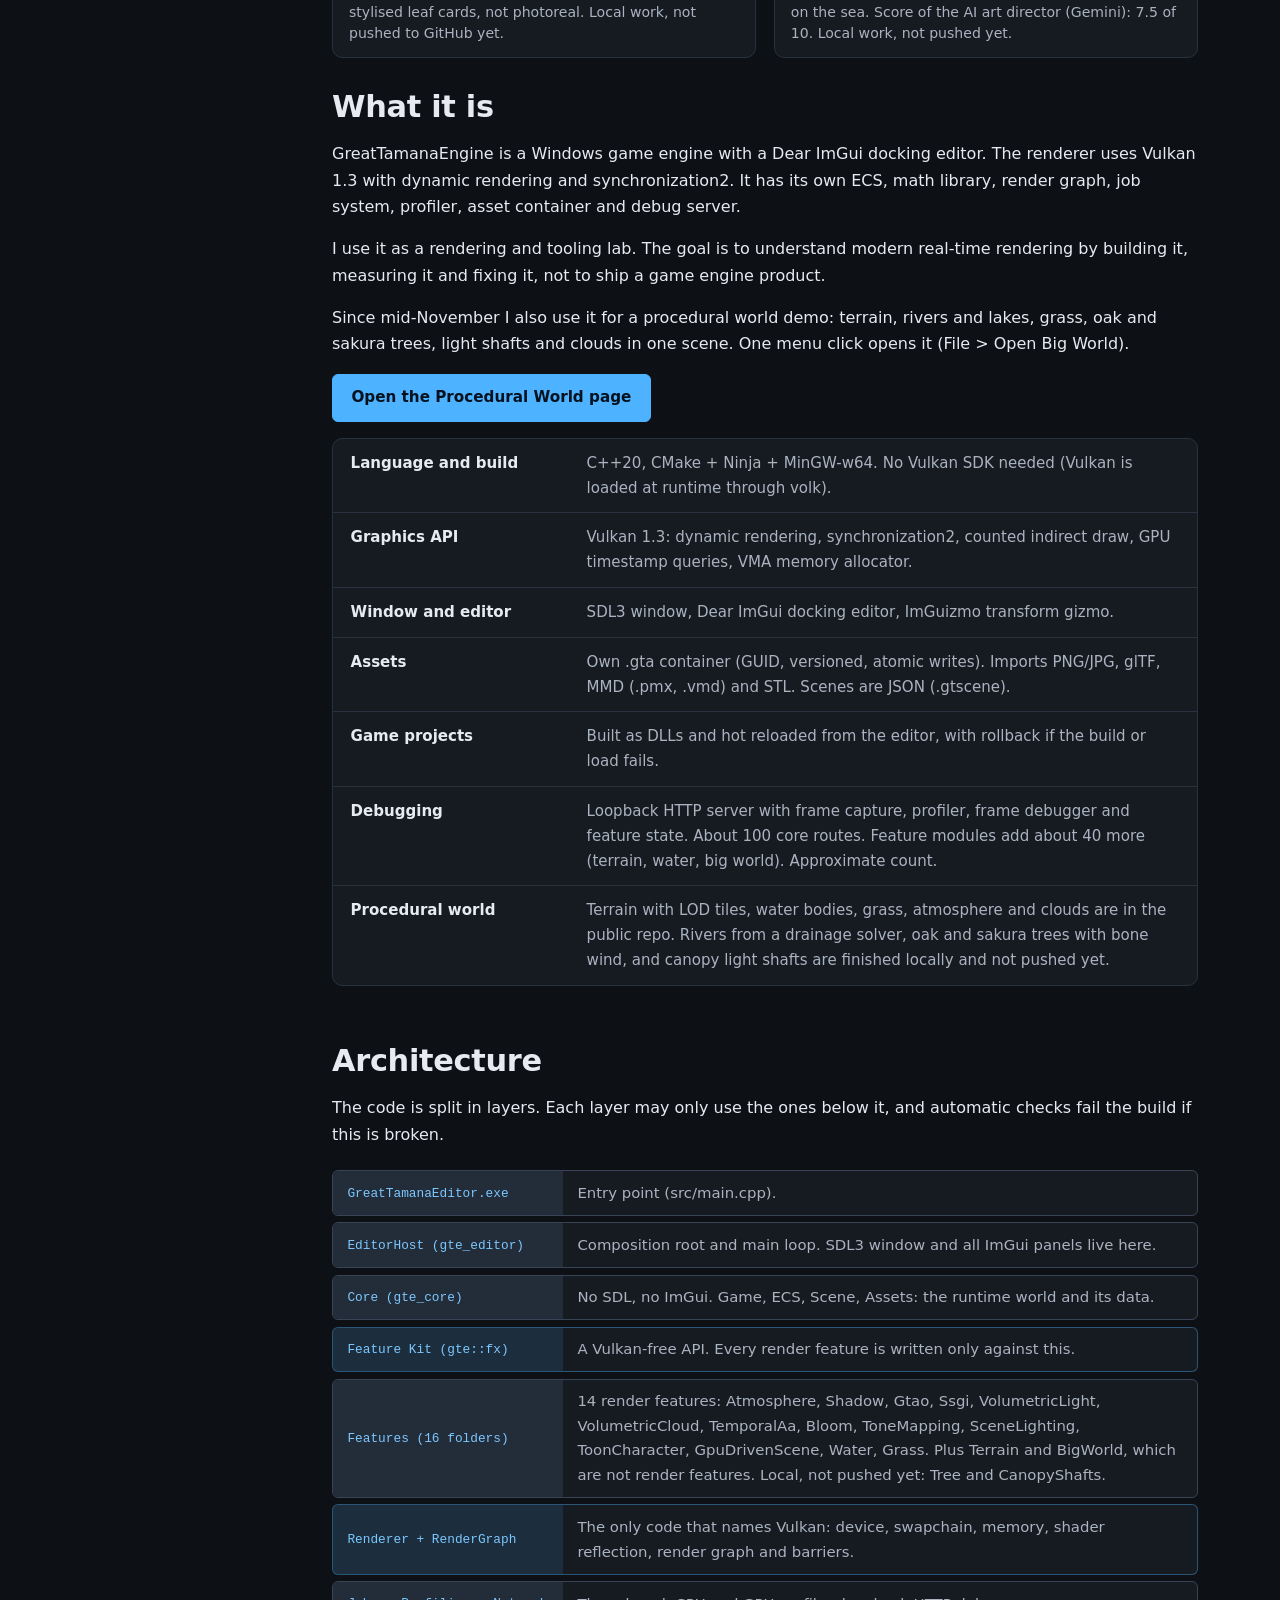
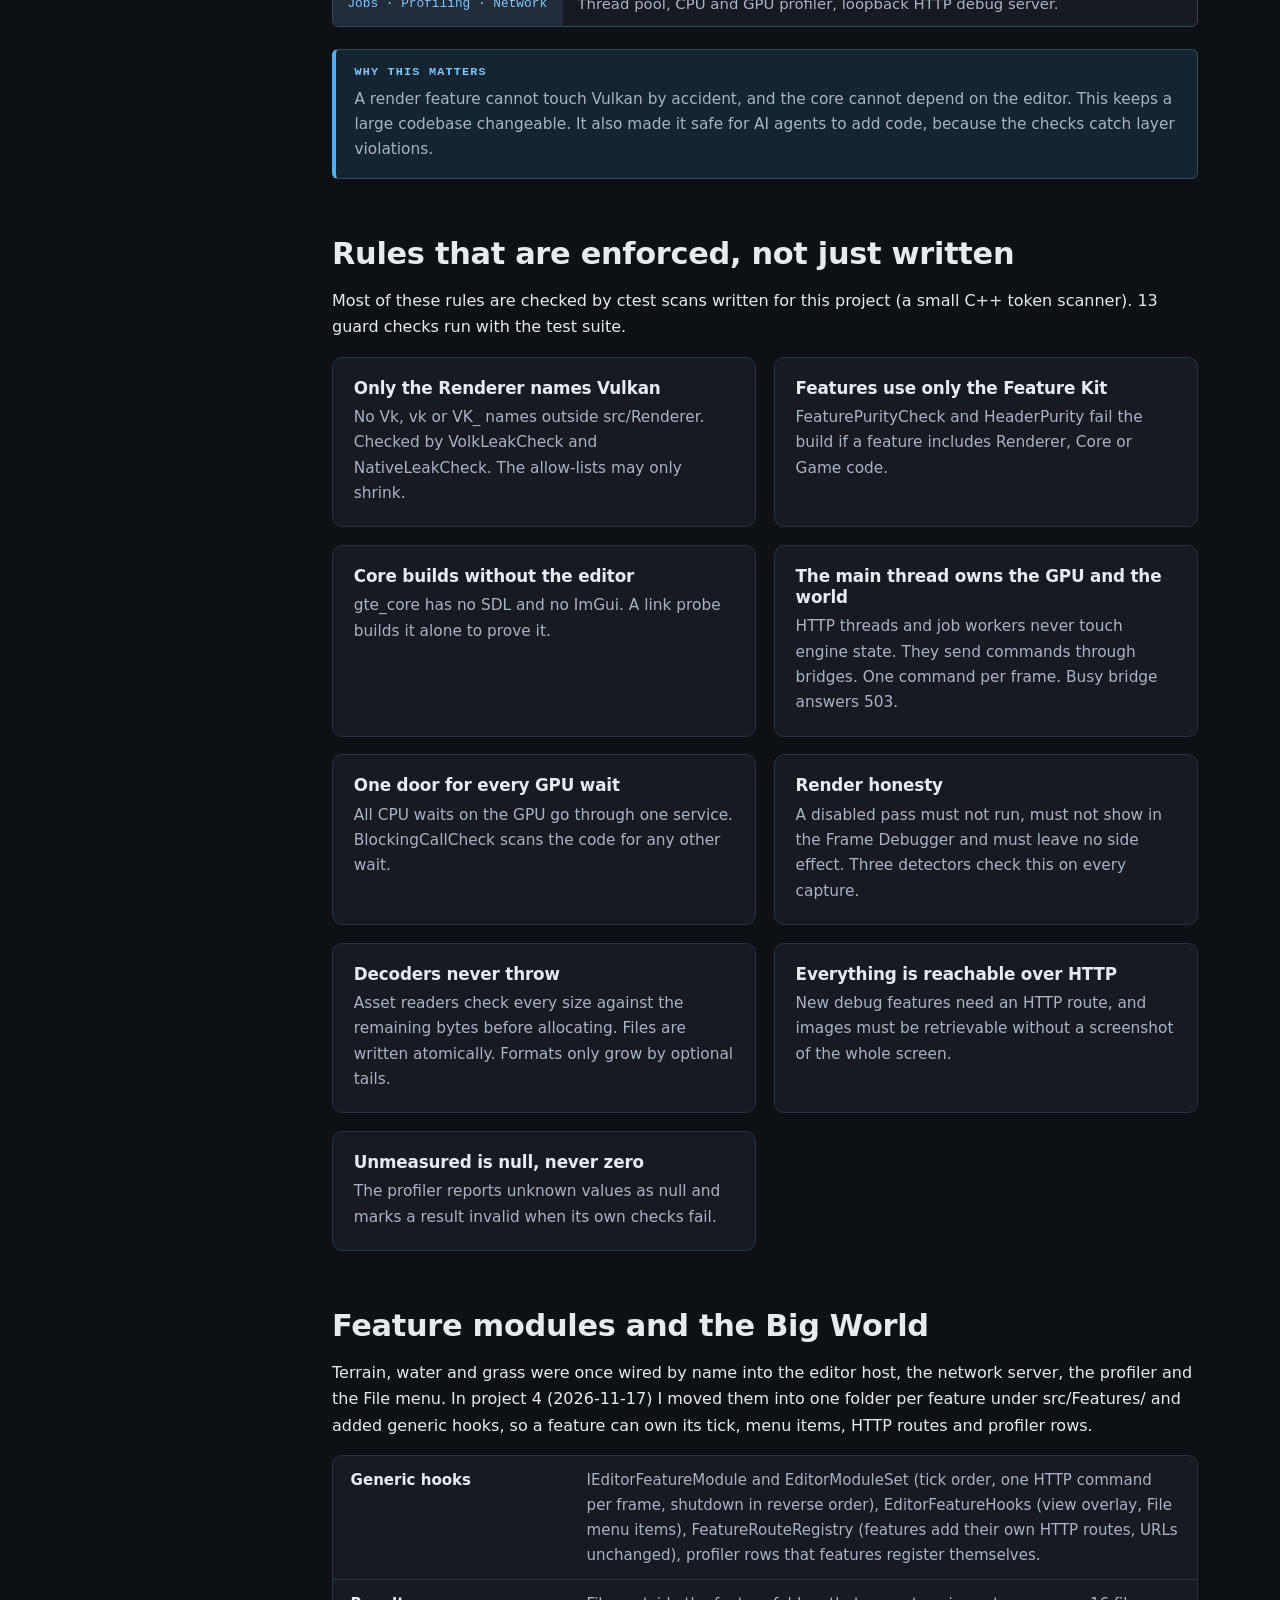
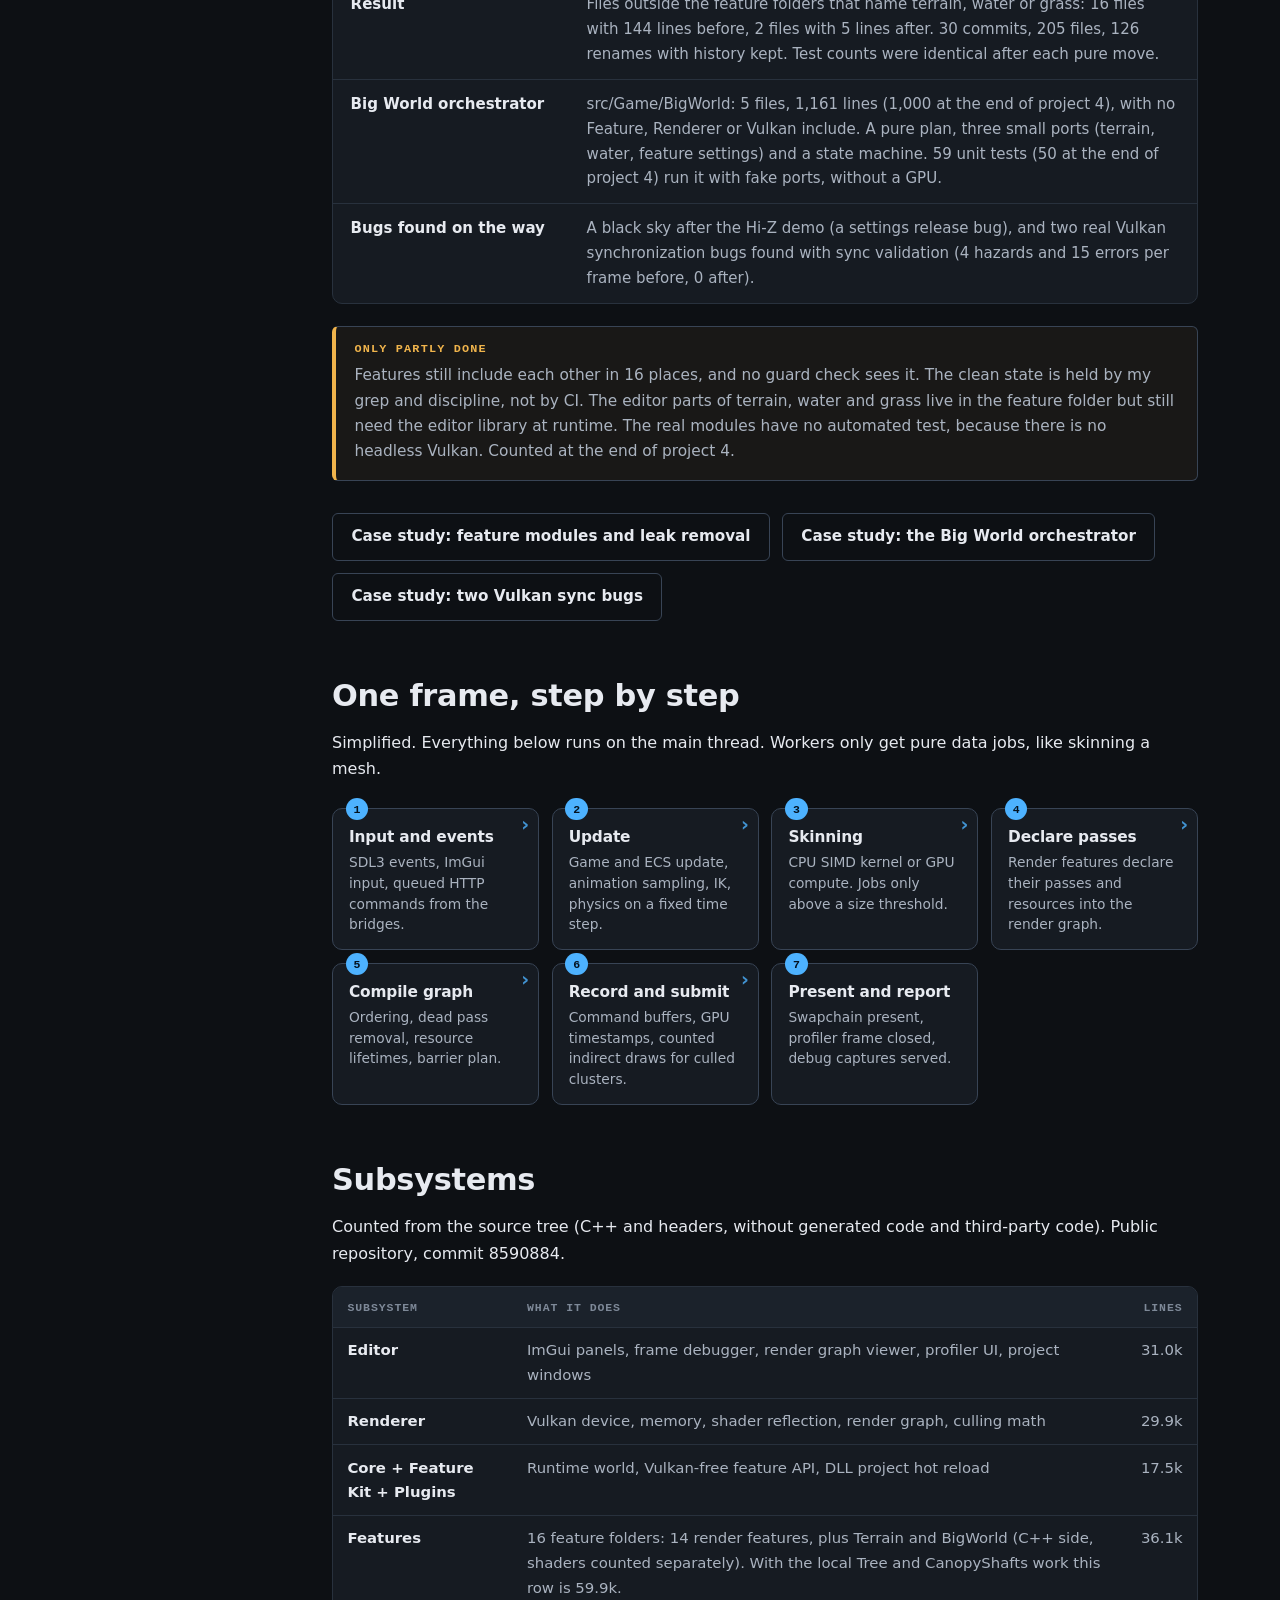
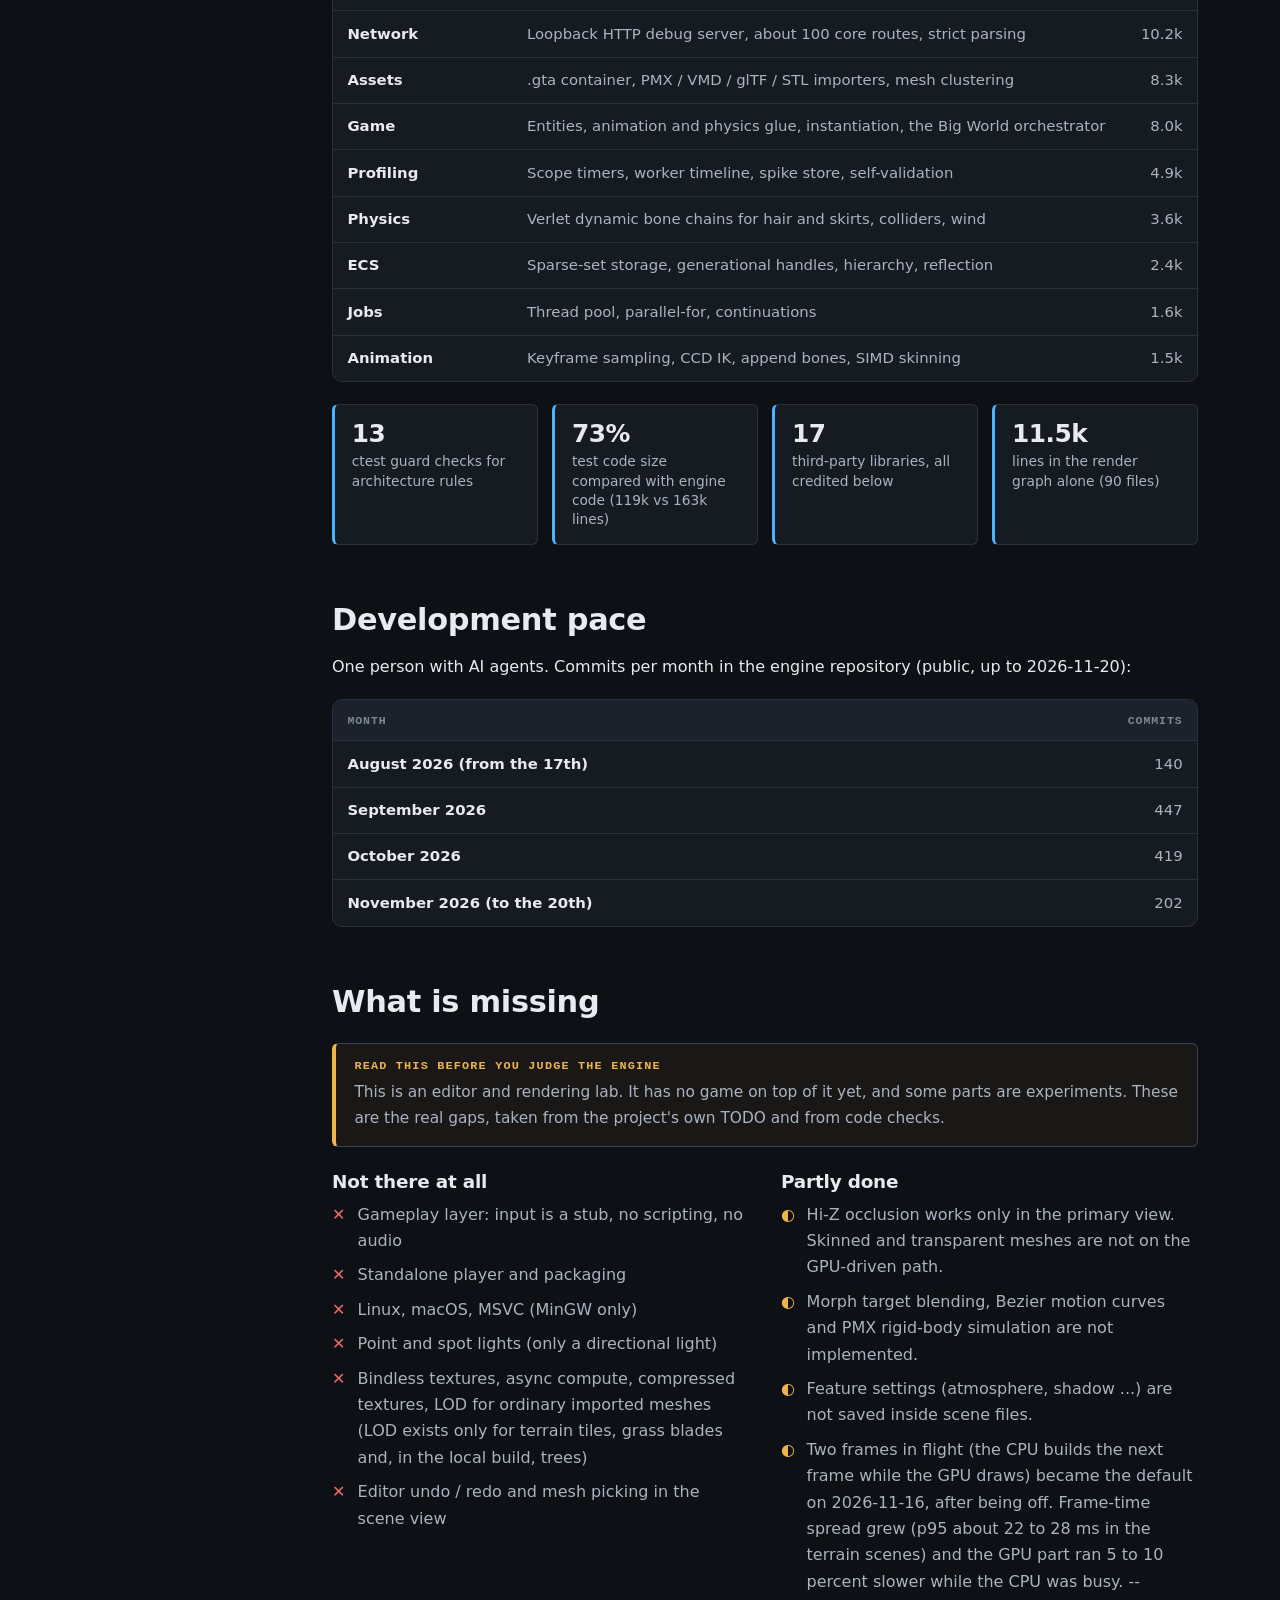
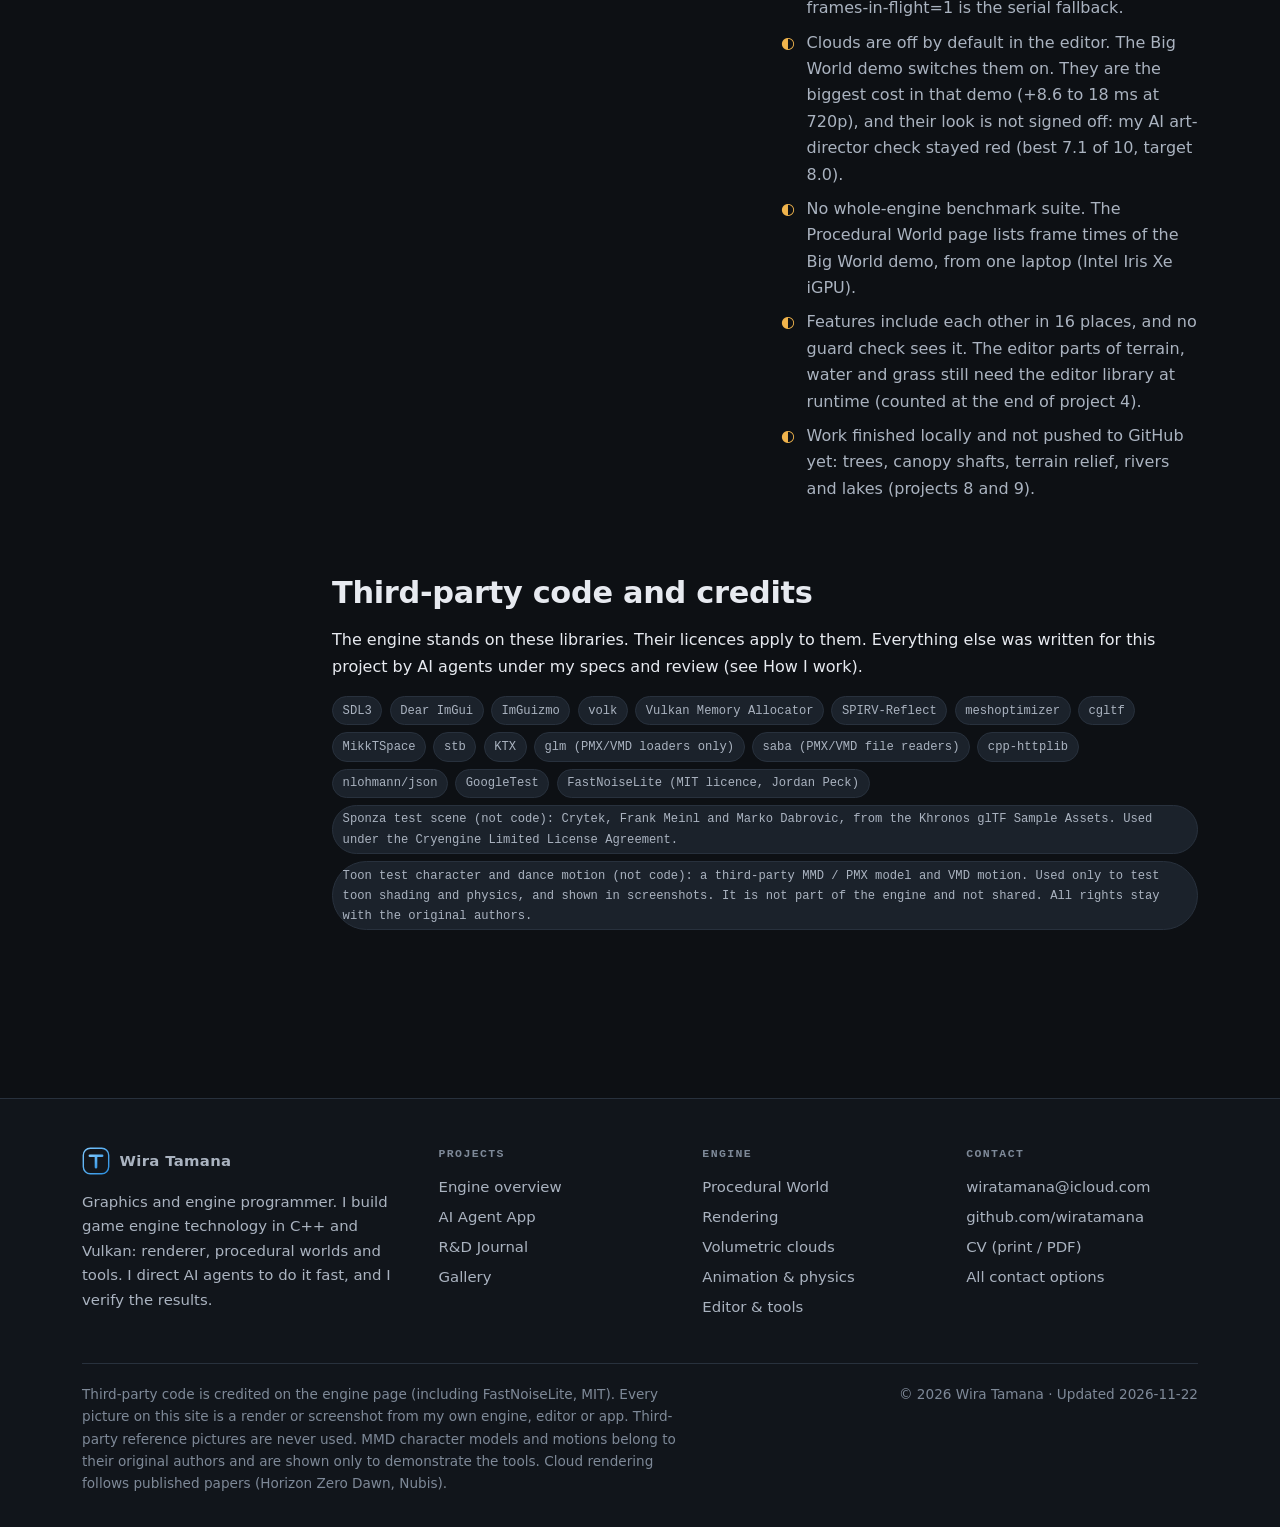
<file: engine.html>
<!DOCTYPE html>
<html lang="en" data-page="engine" data-bundles="common,engine" data-scripts="" data-title="engine.title" data-desc="engine.desc">
<head>
<meta charset="utf-8">
<meta name="viewport" content="width=device-width, initial-scale=1">
<!--seo:begin-->
<title>GreatTamanaEngine: Vulkan game engine and editor · Wira Tamana</title>
<meta name="description" content="A Vulkan 1.3 game engine and editor from scratch in C++20: render graph, GPU-driven rendering, 14 render features, MMD characters, profiler, frame debugger.">
<meta name="theme-color" content="#0d1014">
<link rel="canonical" href="https://wiratamana.github.io/GreatTamanaWeb/engine.html">
<link rel="alternate" hreflang="en" href="https://wiratamana.github.io/GreatTamanaWeb/engine.html">
<link rel="alternate" hreflang="ja" href="https://wiratamana.github.io/GreatTamanaWeb/engine.html?lang=ja">
<link rel="alternate" hreflang="x-default" href="https://wiratamana.github.io/GreatTamanaWeb/engine.html">
<meta property="og:type" content="website">
<meta property="og:site_name" content="Wira Tamana">
<meta property="og:title" content="GreatTamanaEngine: Vulkan game engine and editor · Wira Tamana">
<meta property="og:description" content="A Vulkan 1.3 game engine and editor from scratch in C++20: render graph, GPU-driven rendering, 14 render features, MMD characters, profiler, frame debugger.">
<meta property="og:url" content="https://wiratamana.github.io/GreatTamanaWeb/engine.html">
<meta property="og:locale" content="en_US">
<meta property="og:locale:alternate" content="ja_JP">
<meta property="og:image" content="https://wiratamana.github.io/GreatTamanaWeb/assets/img/og-world.jpg">
<meta property="og:image:width" content="1200">
<meta property="og:image:height" content="630">
<meta property="og:image:alt" content="A landscape rendered in my own Vulkan engine">
<meta name="twitter:card" content="summary_large_image">
<meta name="twitter:title" content="GreatTamanaEngine: Vulkan game engine and editor · Wira Tamana">
<meta name="twitter:description" content="A Vulkan 1.3 game engine and editor from scratch in C++20: render graph, GPU-driven rendering, 14 render features, MMD characters, profiler, frame debugger.">
<meta name="twitter:image" content="https://wiratamana.github.io/GreatTamanaWeb/assets/img/og-world.jpg">
<meta name="twitter:image:alt" content="A landscape rendered in my own Vulkan engine">
<link rel="icon" href="assets/icons/favicon.ico" sizes="any">
<link rel="icon" href="assets/icons/favicon.svg" type="image/svg+xml">
<link rel="apple-touch-icon" href="assets/icons/apple-touch-icon.png">
<!--seo:end-->
<link rel="stylesheet" href="css/tokens.css">
<link rel="stylesheet" href="css/base.css">
<link rel="stylesheet" href="css/components.css">
<script src="js/core/loader.js"></script>
</head>
<body>
<a class="skip" href="#main" data-i18n="skip"></a>
<div id="site-header"></div>
<!--seo:noscript-->
<noscript>
<div class="wrap" style="padding-block:2rem">
<p><strong>Wira Tamana</strong>: Graphics, engine and tools programmer. Vulkan game engine in C++20, an AI agent desktop app in C#, and an R&amp;D journal with measured results. Looking for a role in Japan.</p>
<p>This site needs JavaScript for its texts and the language switch. Without it, use these links:</p>
<ul>
<li><a href="engine.html">Engine and editor</a></li>
<li><a href="world.html">Procedural world</a></li>
<li><a href="journal.html">R&amp;D journal</a></li>
<li><a href="app.html">AI agent app</a></li>
<li><a href="about.html">About and contact</a></li>
<li><a href="mailto:wiratamana@icloud.com">wiratamana@icloud.com</a></li>
<li><a href="https://github.com/wiratamana">GitHub</a></li>
</ul>
</div>
</noscript>
<!--seo:/noscript-->

<main id="main">
  <header class="page-head"><div class="wrap">
    <nav class="crumbs" aria-label="Breadcrumb"><a href="index.html" data-i18n="nav.home"></a><span class="sep">/</span><span data-i18n="nav.engine"></span></nav>
    <span class="eyebrow" data-i18n="engine.eyebrow"></span>
    <h1 data-i18n="engine.h1"></h1>
    <p class="lead" data-i18n="engine.lead"></p>
    <div class="row sp-t" style="margin-top:1.2rem"><span data-repo="engine"></span>
      <a class="btn" href="world.html" data-i18n="nav.world"></a>
      <a class="btn ghost" href="rendering.html" data-i18n="nav.engine.rendering"></a>
      <a class="btn ghost" href="animation.html" data-i18n="nav.engine.animation"></a>
      <a class="btn ghost" href="tools.html" data-i18n="nav.engine.tools"></a></div>
  </div></header>

  <div class="section"><div class="wrap"><div class="page-grid">
    <aside class="toc" id="toc"></aside>
    <div class="content">

      <div class="stats" style="margin-top:0" data-repeat="engine.stats" data-tpl="stat"></div>
      <p class="dim" style="margin:.6rem 0 1rem"><small data-i18n="engine.stats.note"></small></p>
      <figure data-slot="editor-overview" data-kind="image" data-cap="engine.fig.editor"></figure>
      <div class="grid g2">
        <figure data-img="pl9-default-open" data-ratio="2/1" data-cap="engine.fig.world1"></figure>
        <figure data-img="pl8-far-after" data-ratio="2/1" data-cap="engine.fig.world2"></figure>
      </div>

      <section class="block">
        <h2 id="what" data-i18n="engine.what.h"></h2>
        <p data-i18n="engine.what.p1"></p>
        <p data-i18n="engine.what.p2"></p>
        <p data-i18n="engine.what.p3"></p>
        <p><a class="btn primary" href="world.html" data-i18n="engine.what.cta"></a></p>
        <div class="dl" data-repeat="engine.facts" data-tpl="dl"></div>
      </section>

      <section class="block">
        <h2 id="arch" data-i18n="engine.arch.h"></h2>
        <p data-i18n="engine.arch.p"></p>
        <div class="layers" data-repeat="engine.layers" data-tpl="layer"></div>
        <div class="callout lesson"><h4 data-i18n="engine.arch.note.h"></h4><p data-i18n="engine.arch.note.p"></p></div>
      </section>

      <section class="block">
        <h2 id="rules" data-i18n="engine.rules.h"></h2>
        <p data-i18n="engine.rules.p"></p>
        <div class="grid g3" data-repeat="engine.rules" data-tpl="card"></div>
      </section>

      <section class="block">
        <h2 id="modules" data-i18n="engine.mod.h"></h2>
        <p data-i18n="engine.mod.p"></p>
        <div class="dl" data-repeat="engine.mod" data-tpl="dl"></div>
        <div class="callout honest"><h4 data-i18n="engine.mod.honest.h"></h4><p data-i18n="engine.mod.honest.p"></p></div>
        <div class="row sp-t">
          <a class="btn ghost" href="case.html?id=feature-modules-leak-removal" data-i18n="engine.mod.case1"></a>
          <a class="btn ghost" href="case.html?id=big-world-orchestrator" data-i18n="engine.mod.case2"></a>
          <a class="btn ghost" href="case.html?id=sync-validation-barriers" data-i18n="engine.mod.case3"></a>
        </div>
      </section>

      <section class="block">
        <h2 id="frame" data-i18n="engine.frame.h"></h2>
        <p data-i18n="engine.frame.p"></p>
        <div class="flow" data-repeat="engine.frame" data-tpl="step"></div>
      </section>

      <section class="block">
        <h2 id="subsystems" data-i18n="engine.sub.h"></h2>
        <p data-i18n="engine.sub.p"></p>
        <div class="table-wrap"><table class="tbl">
          <thead><tr><th data-i18n="engine.sub.th1"></th><th data-i18n="engine.sub.th2"></th><th class="num" data-i18n="engine.sub.th3"></th></tr></thead>
          <tbody data-repeat="engine.sub" data-tpl="tr"></tbody>
        </table></div>
        <div class="metrics" data-repeat="engine.numbers" data-tpl="metric"></div>
      </section>

      <section class="block">
        <h2 id="pace" data-i18n="engine.pace.h"></h2>
        <p data-i18n="engine.pace.p"></p>
        <div class="table-wrap"><table class="tbl">
          <thead><tr><th data-i18n="engine.pace.th1"></th><th class="num" data-i18n="engine.pace.th2"></th></tr></thead>
          <tbody data-repeat="engine.pace" data-tpl="tr"></tbody>
        </table></div>
      </section>

      <section class="block">
        <h2 id="limits" data-i18n="engine.limits.h"></h2>
        <div class="callout honest"><h4 data-i18n="engine.limits.callout.h"></h4><p data-i18n="engine.limits.callout.p"></p></div>
        <div class="cols2">
          <div><h3 data-i18n="engine.limits.a.h"></h3><ul class="ticks no" data-repeat="engine.limits.a" data-tpl="li"></ul></div>
          <div><h3 data-i18n="engine.limits.b.h"></h3><ul class="ticks part" data-repeat="engine.limits.b" data-tpl="li"></ul></div>
        </div>
      </section>

      <section class="block">
        <h2 id="credits" data-i18n="engine.credits.h"></h2>
        <p data-i18n="engine.credits.p"></p>
        <ul class="chips" data-repeat="engine.credits" data-tpl="chip"></ul>
      </section>

    </div>
  </div></div></div>
</main>

<div id="site-footer"></div>
</body>
</html>
</file>
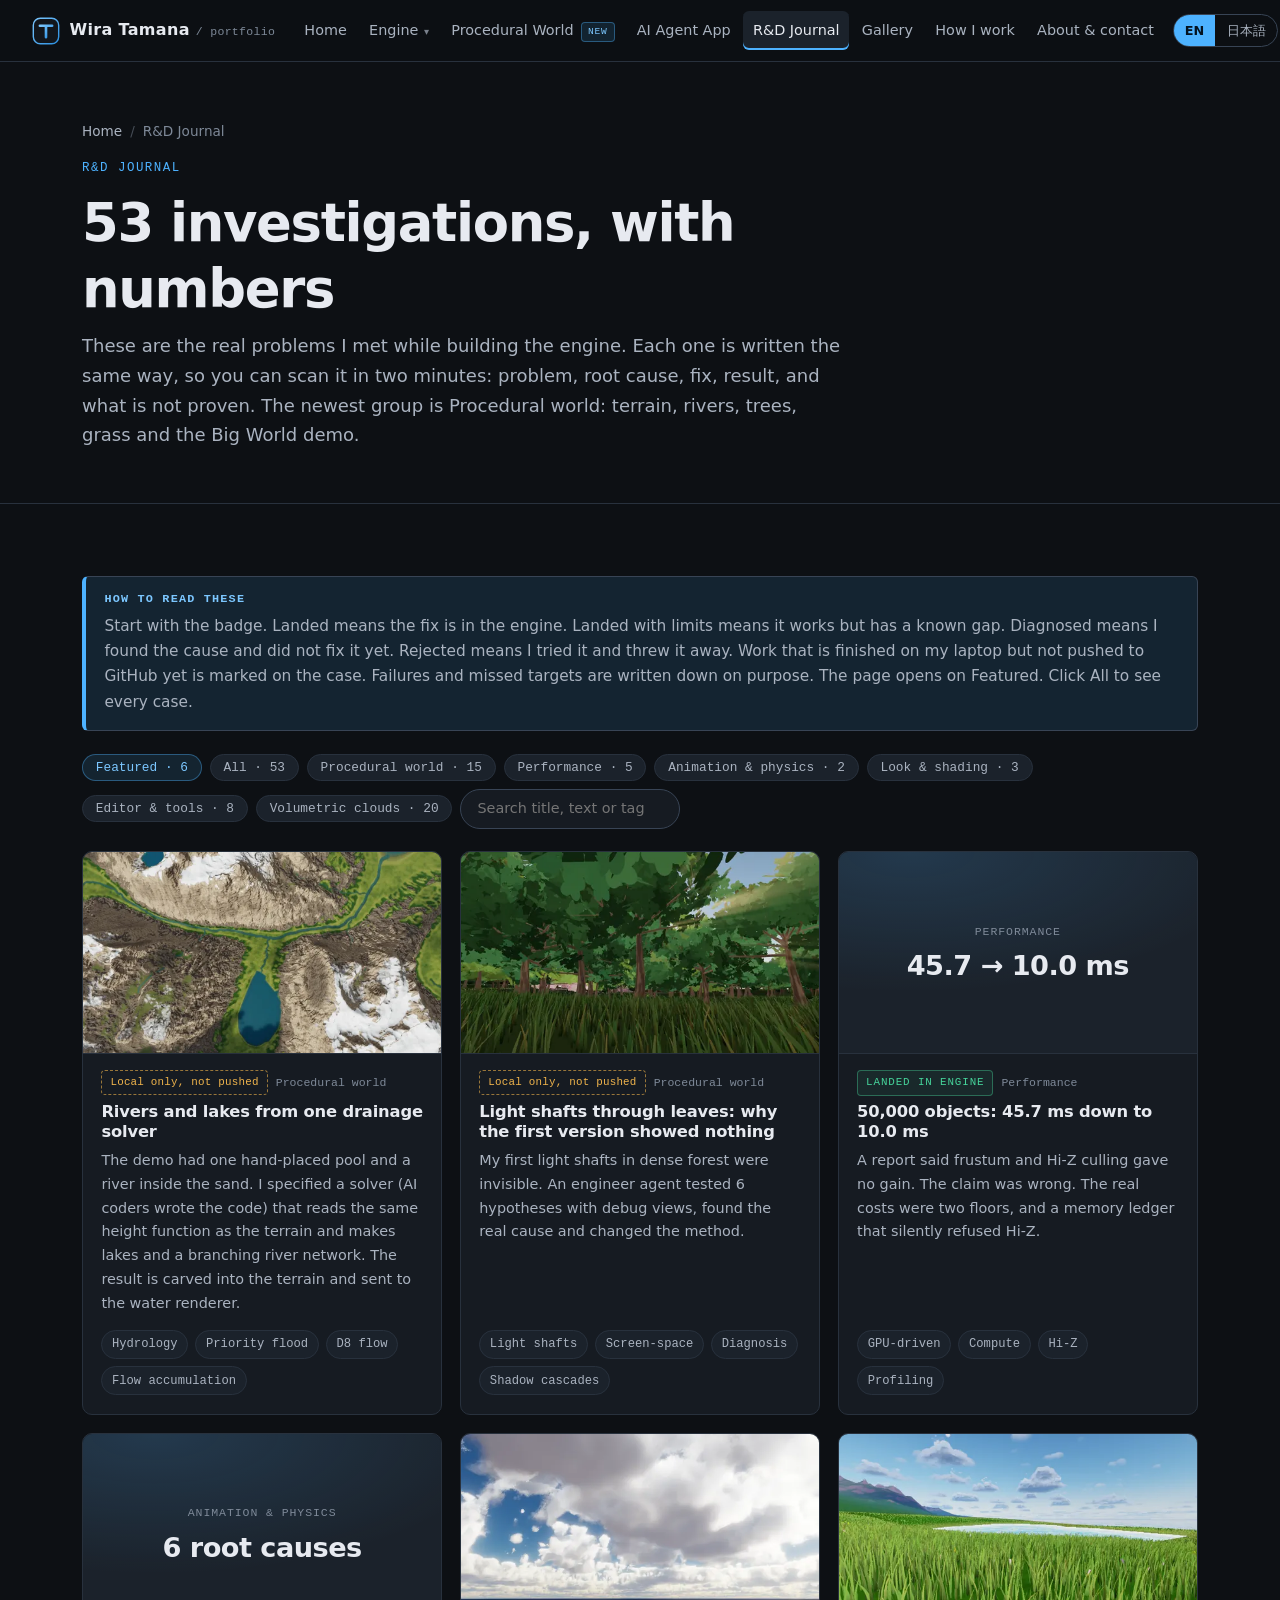
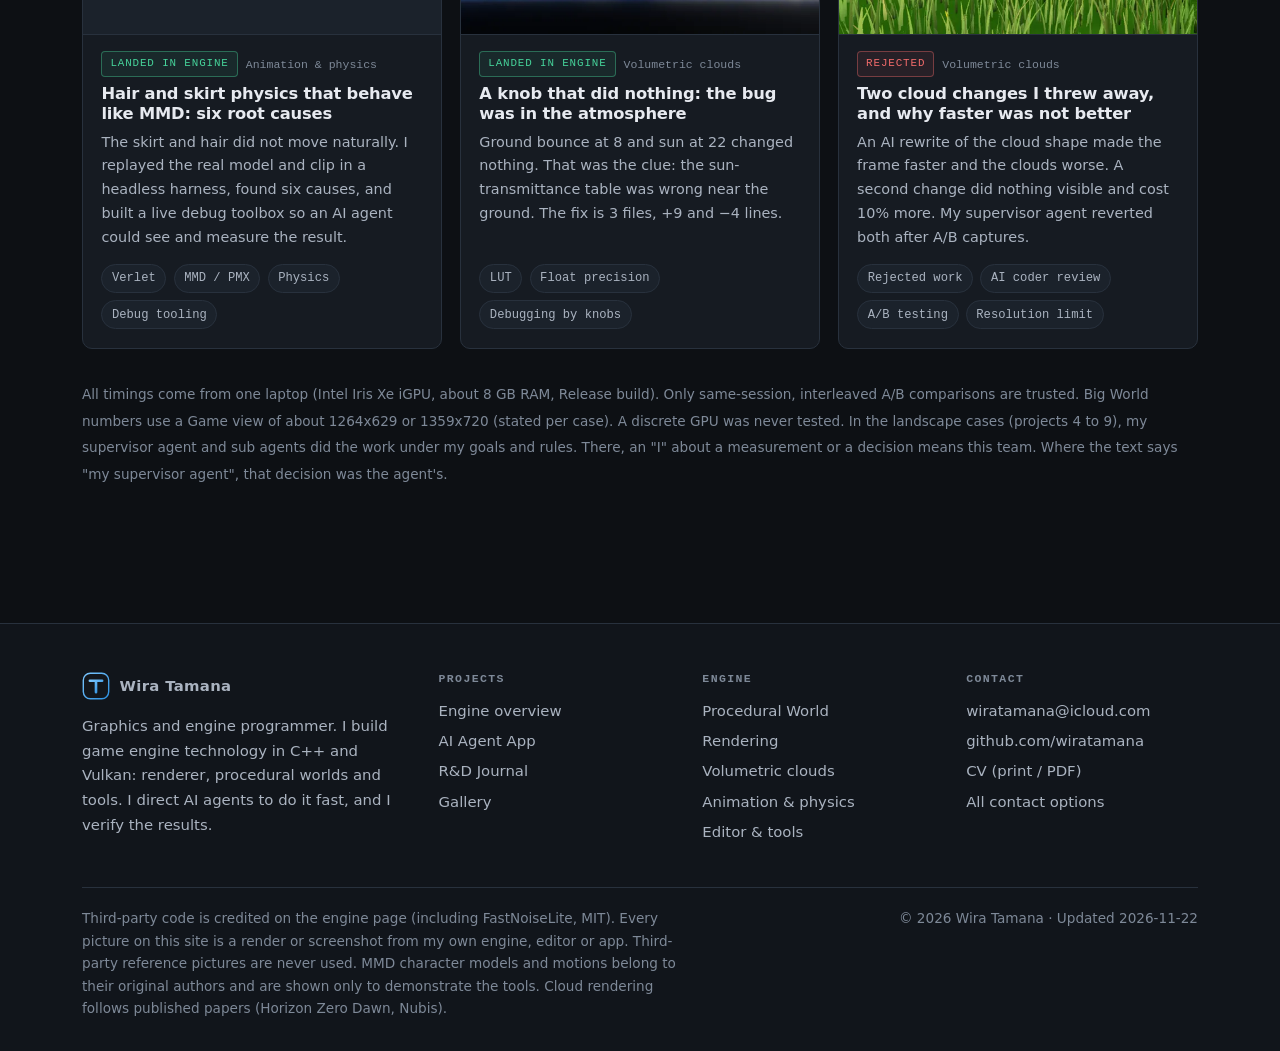
<file: journal.html>
<!DOCTYPE html>
<html lang="en" data-page="journal" data-bundles="common,journal,cases" data-scripts="data/cases,components/case-card,pages/journal" data-title="journal.title" data-desc="journal.desc">
<head>
<meta charset="utf-8">
<meta name="viewport" content="width=device-width, initial-scale=1">
<!--seo:begin-->
<title>R&amp;D Journal: 53 engine investigations · Wira Tamana</title>
<meta name="description" content="Every investigation written as problem, root cause, fix, result and what was not proven. Procedural world, performance, animation, rendering look, tools and volumetric clouds.">
<meta name="theme-color" content="#0d1014">
<link rel="canonical" href="https://wiratamana.github.io/GreatTamanaWeb/journal.html">
<link rel="alternate" hreflang="en" href="https://wiratamana.github.io/GreatTamanaWeb/journal.html">
<link rel="alternate" hreflang="ja" href="https://wiratamana.github.io/GreatTamanaWeb/journal.html?lang=ja">
<link rel="alternate" hreflang="x-default" href="https://wiratamana.github.io/GreatTamanaWeb/journal.html">
<meta property="og:type" content="website">
<meta property="og:site_name" content="Wira Tamana">
<meta property="og:title" content="R&amp;D Journal: 53 engine investigations · Wira Tamana">
<meta property="og:description" content="Every investigation written as problem, root cause, fix, result and what was not proven. Procedural world, performance, animation, rendering look, tools and volumetric clouds.">
<meta property="og:url" content="https://wiratamana.github.io/GreatTamanaWeb/journal.html">
<meta property="og:locale" content="en_US">
<meta property="og:locale:alternate" content="ja_JP">
<meta property="og:image" content="https://wiratamana.github.io/GreatTamanaWeb/assets/img/og-world.jpg">
<meta property="og:image:width" content="1200">
<meta property="og:image:height" content="630">
<meta property="og:image:alt" content="A landscape rendered in my own Vulkan engine">
<meta name="twitter:card" content="summary_large_image">
<meta name="twitter:title" content="R&amp;D Journal: 53 engine investigations · Wira Tamana">
<meta name="twitter:description" content="Every investigation written as problem, root cause, fix, result and what was not proven. Procedural world, performance, animation, rendering look, tools and volumetric clouds.">
<meta name="twitter:image" content="https://wiratamana.github.io/GreatTamanaWeb/assets/img/og-world.jpg">
<meta name="twitter:image:alt" content="A landscape rendered in my own Vulkan engine">
<link rel="icon" href="assets/icons/favicon.ico" sizes="any">
<link rel="icon" href="assets/icons/favicon.svg" type="image/svg+xml">
<link rel="apple-touch-icon" href="assets/icons/apple-touch-icon.png">
<!--seo:end-->
<link rel="stylesheet" href="css/tokens.css">
<link rel="stylesheet" href="css/base.css">
<link rel="stylesheet" href="css/components.css">
<script src="js/core/loader.js"></script>
</head>
<body>
<a class="skip" href="#main" data-i18n="skip"></a>
<div id="site-header"></div>
<!--seo:noscript-->
<noscript>
<div class="wrap" style="padding-block:2rem">
<p><strong>Wira Tamana</strong>: Graphics, engine and tools programmer. Vulkan game engine in C++20, an AI agent desktop app in C#, and an R&amp;D journal with measured results. Looking for a role in Japan.</p>
<p>This site needs JavaScript for its texts and the language switch. Without it, use these links:</p>
<ul>
<li><a href="engine.html">Engine and editor</a></li>
<li><a href="world.html">Procedural world</a></li>
<li><a href="journal.html">R&amp;D journal</a></li>
<li><a href="app.html">AI agent app</a></li>
<li><a href="about.html">About and contact</a></li>
<li><a href="mailto:wiratamana@icloud.com">wiratamana@icloud.com</a></li>
<li><a href="https://github.com/wiratamana">GitHub</a></li>
</ul>
</div>
</noscript>
<!--seo:/noscript-->

<main id="main">
  <header class="page-head"><div class="wrap">
    <nav class="crumbs" aria-label="Breadcrumb"><a href="index.html" data-i18n="nav.home"></a><span class="sep">/</span><span data-i18n="nav.journal"></span></nav>
    <span class="eyebrow" data-i18n="journal.eyebrow"></span>
    <h1 data-i18n="journal.h1"></h1>
    <p class="lead" data-i18n="journal.lead"></p>
  </div></header>

  <section class="section">
    <div class="wrap">
      <div class="callout lesson" style="margin-top:0"><h4 data-i18n="journal.how.h"></h4><p data-i18n="journal.how.p"></p></div>
      <div class="filters" id="filters"></div>
      <div class="grid g3" id="case-grid"></div>
      <div class="empty" id="case-empty" style="display:none" data-i18n="journal.empty"></div>
      <p class="dim sp-t"><small data-i18n="case.hw"></small></p>
    </div>
  </section>
</main>

<div id="site-footer"></div>
</body>
</html>
</file>
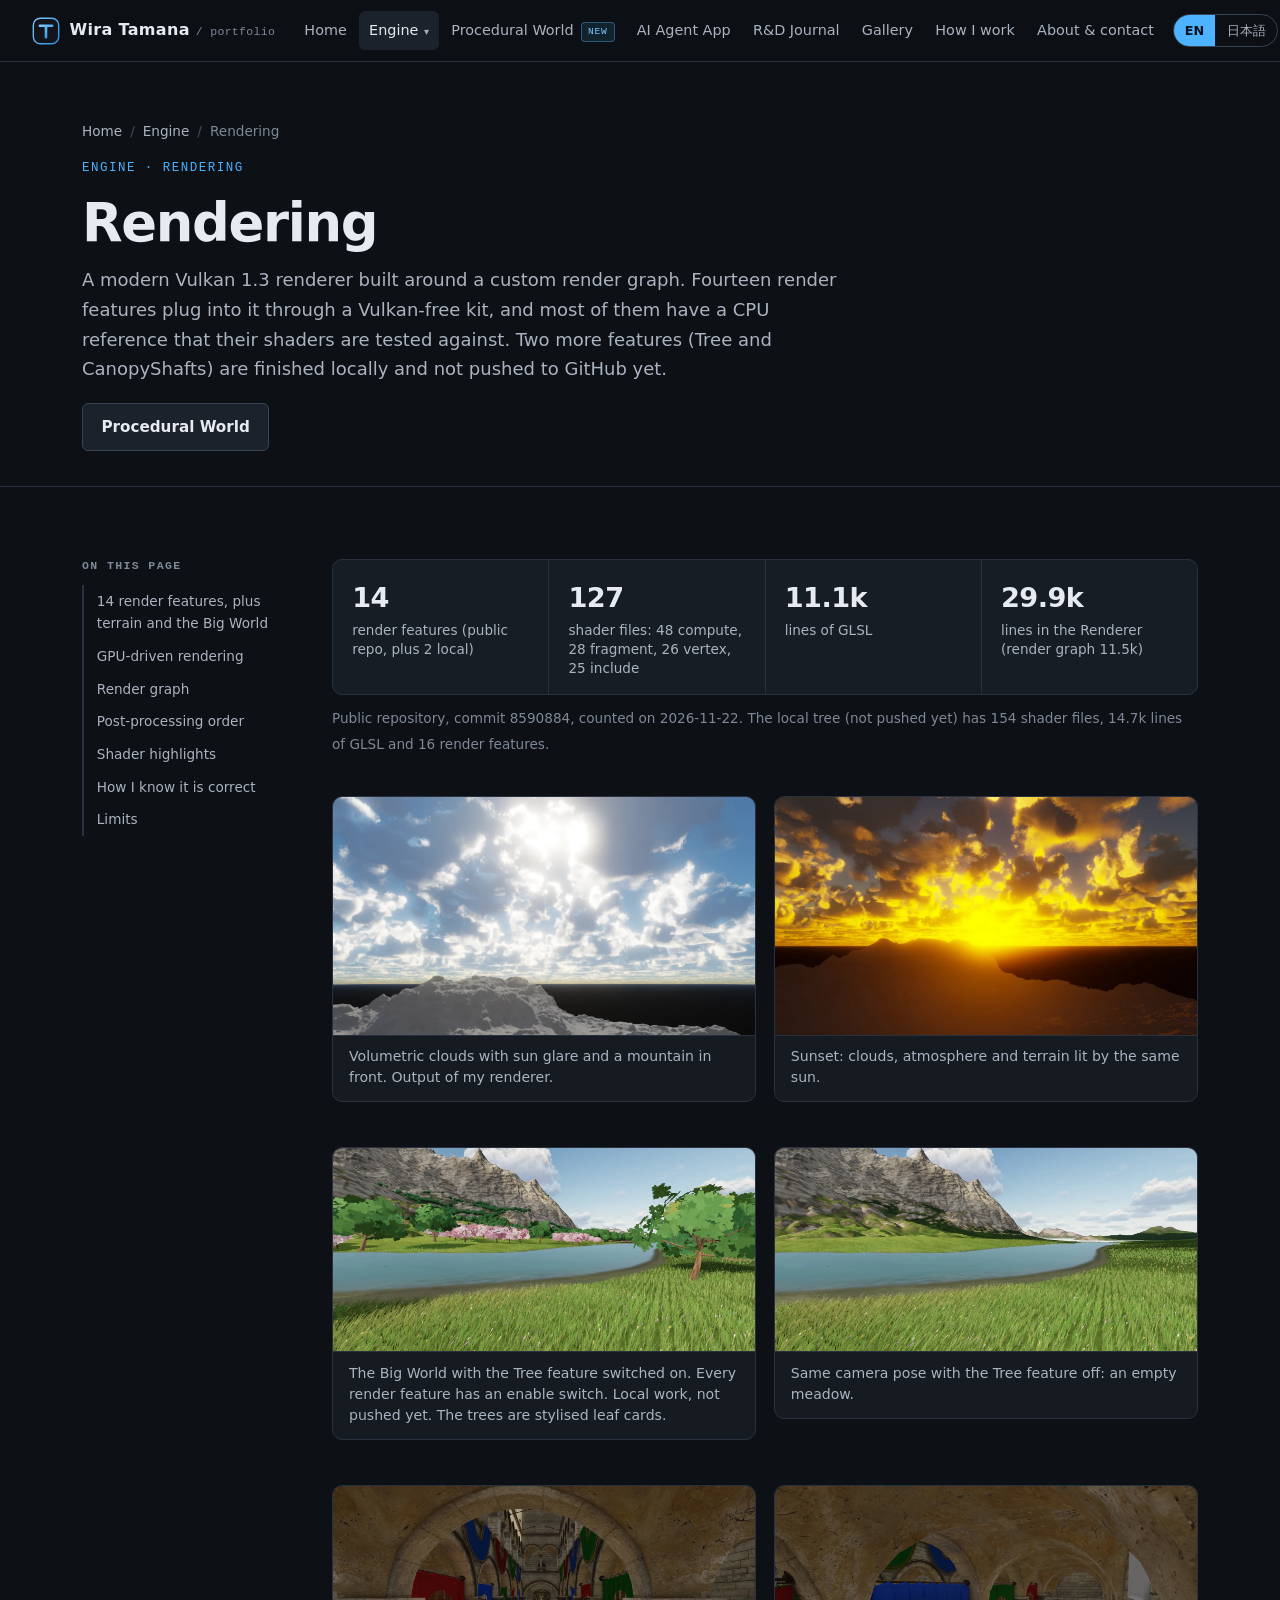
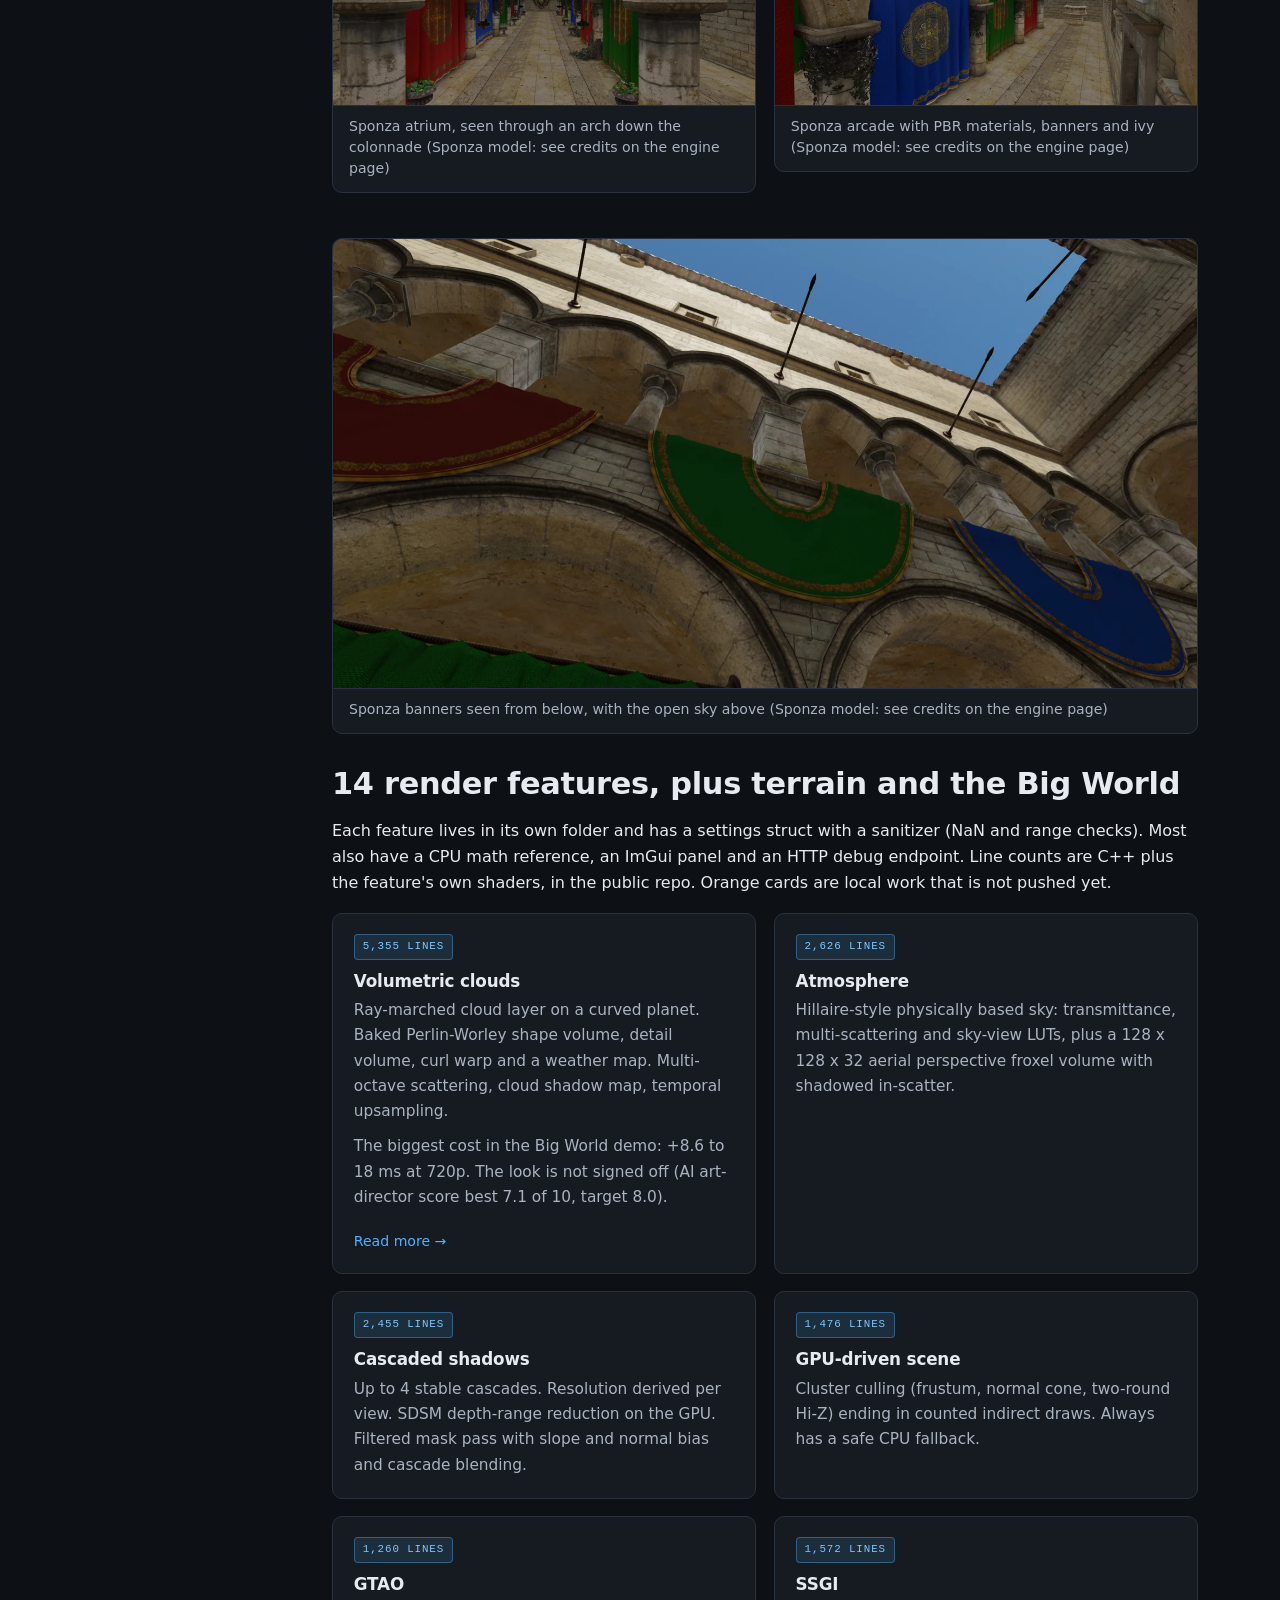
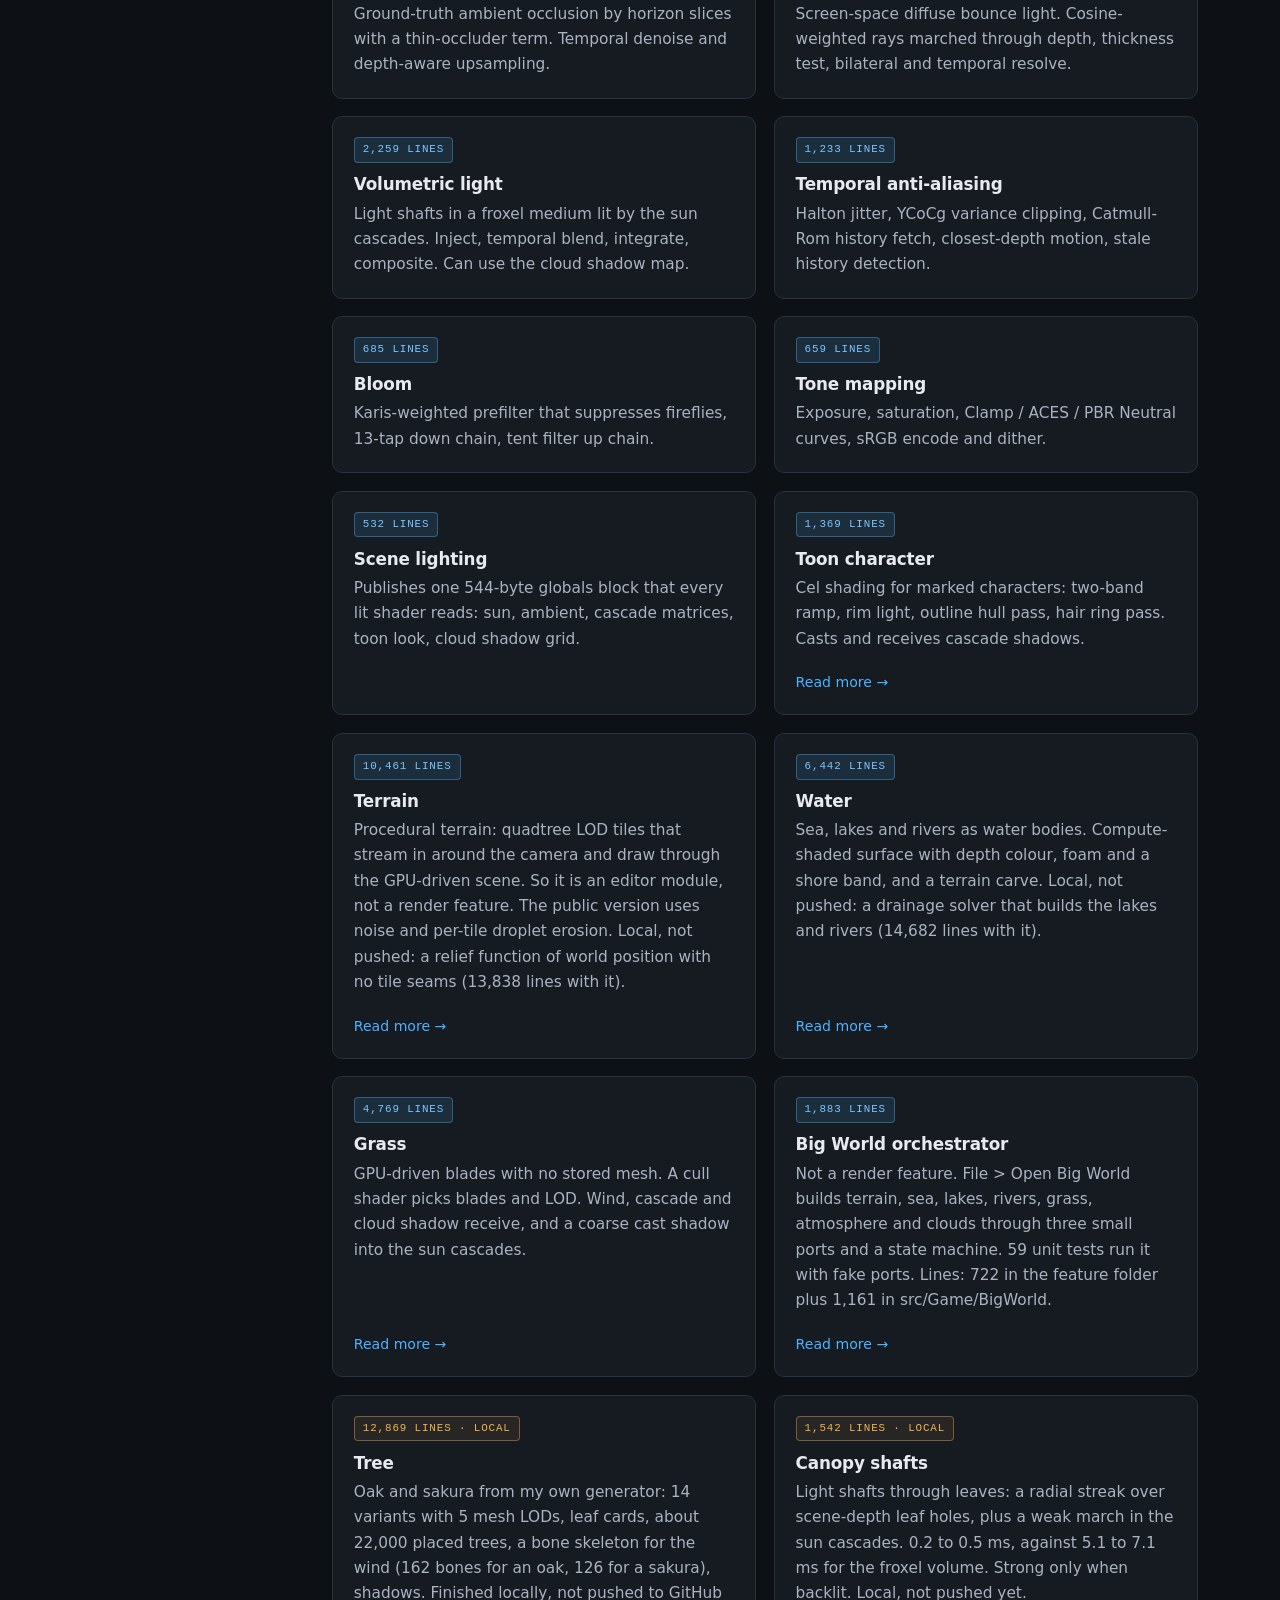
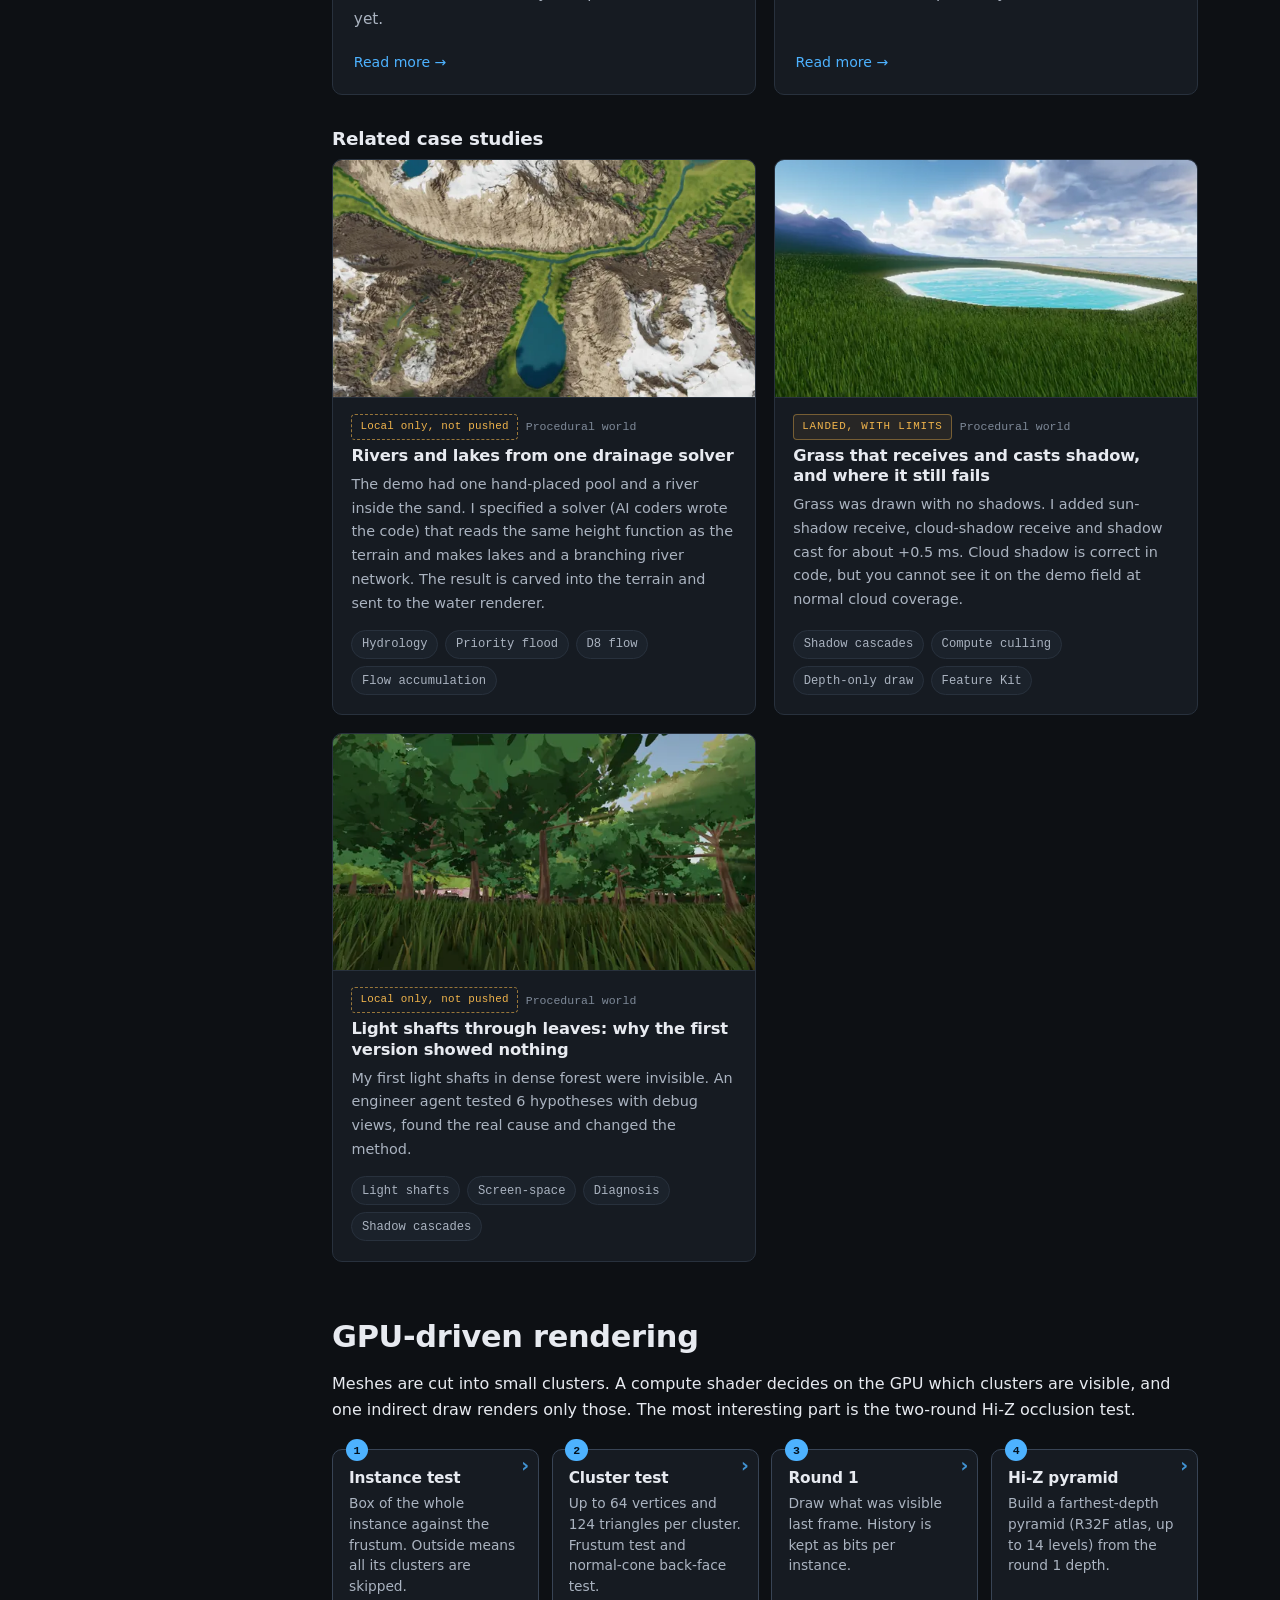
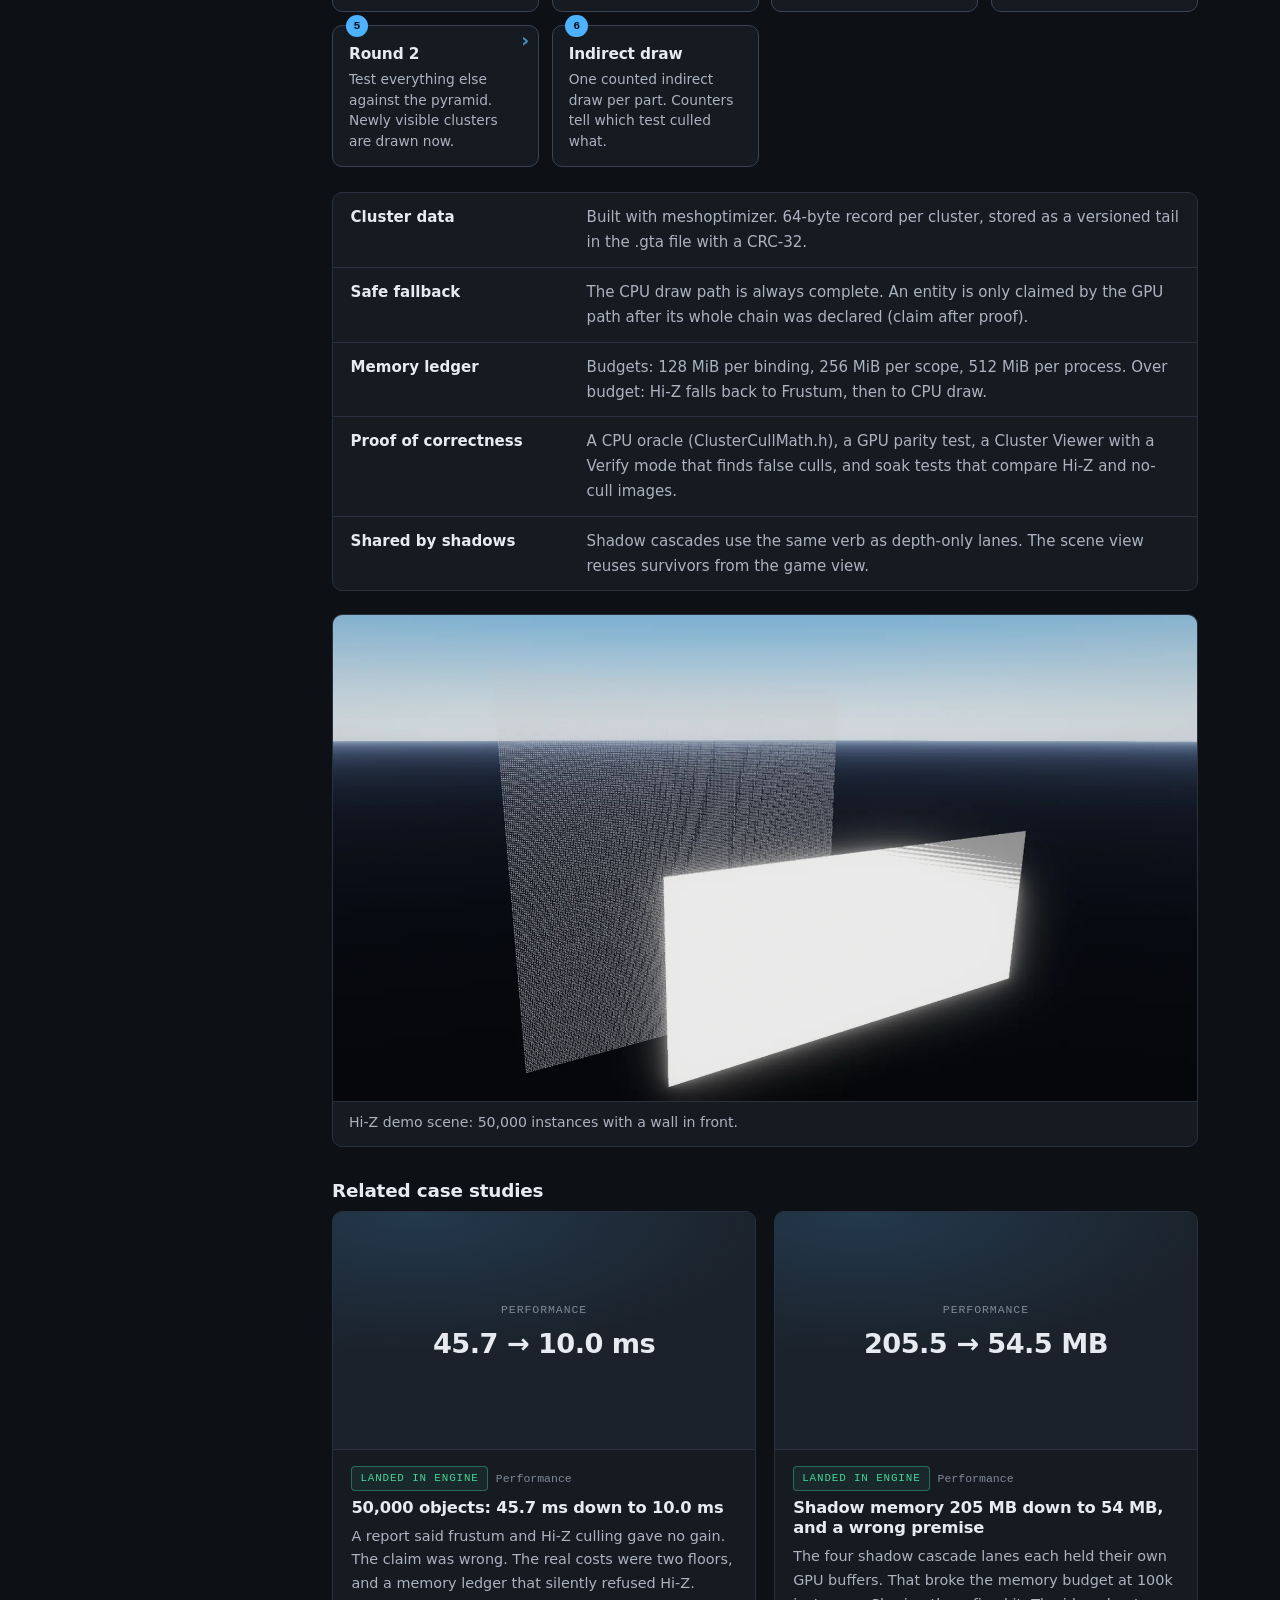
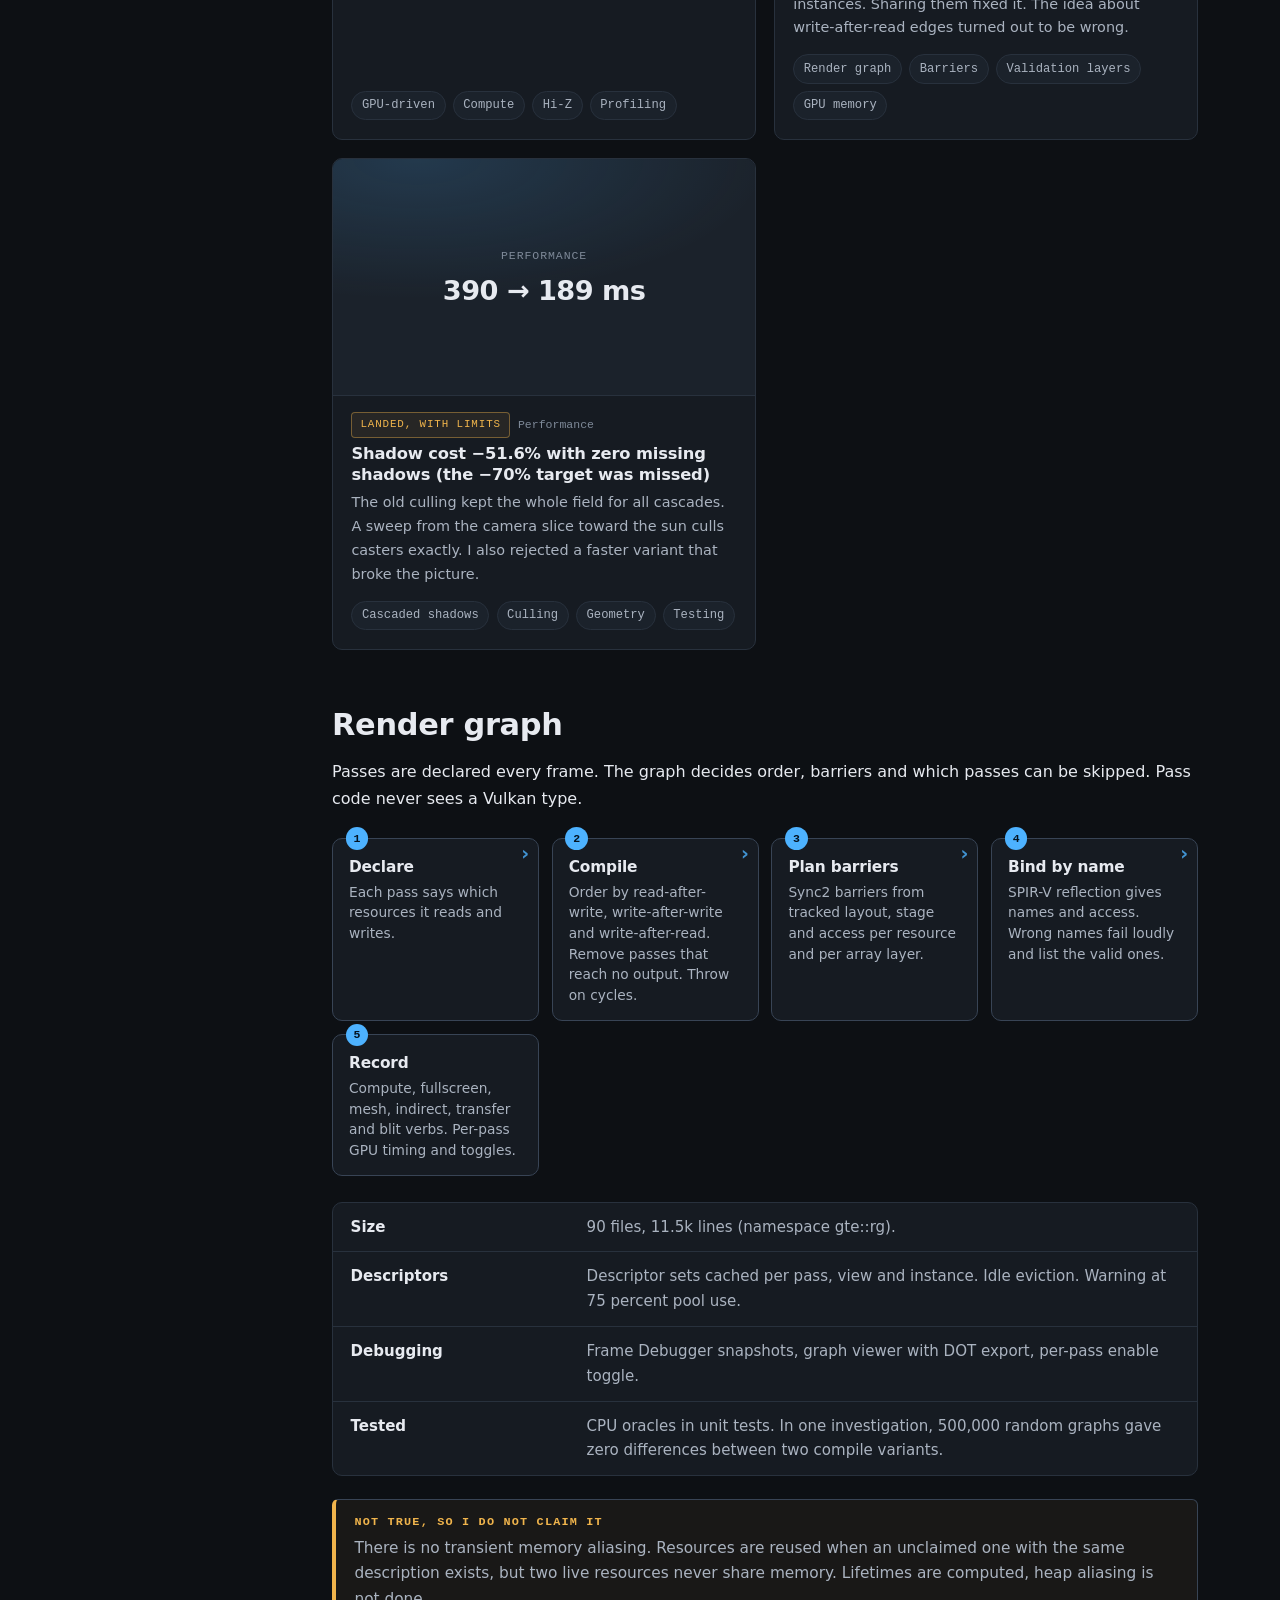
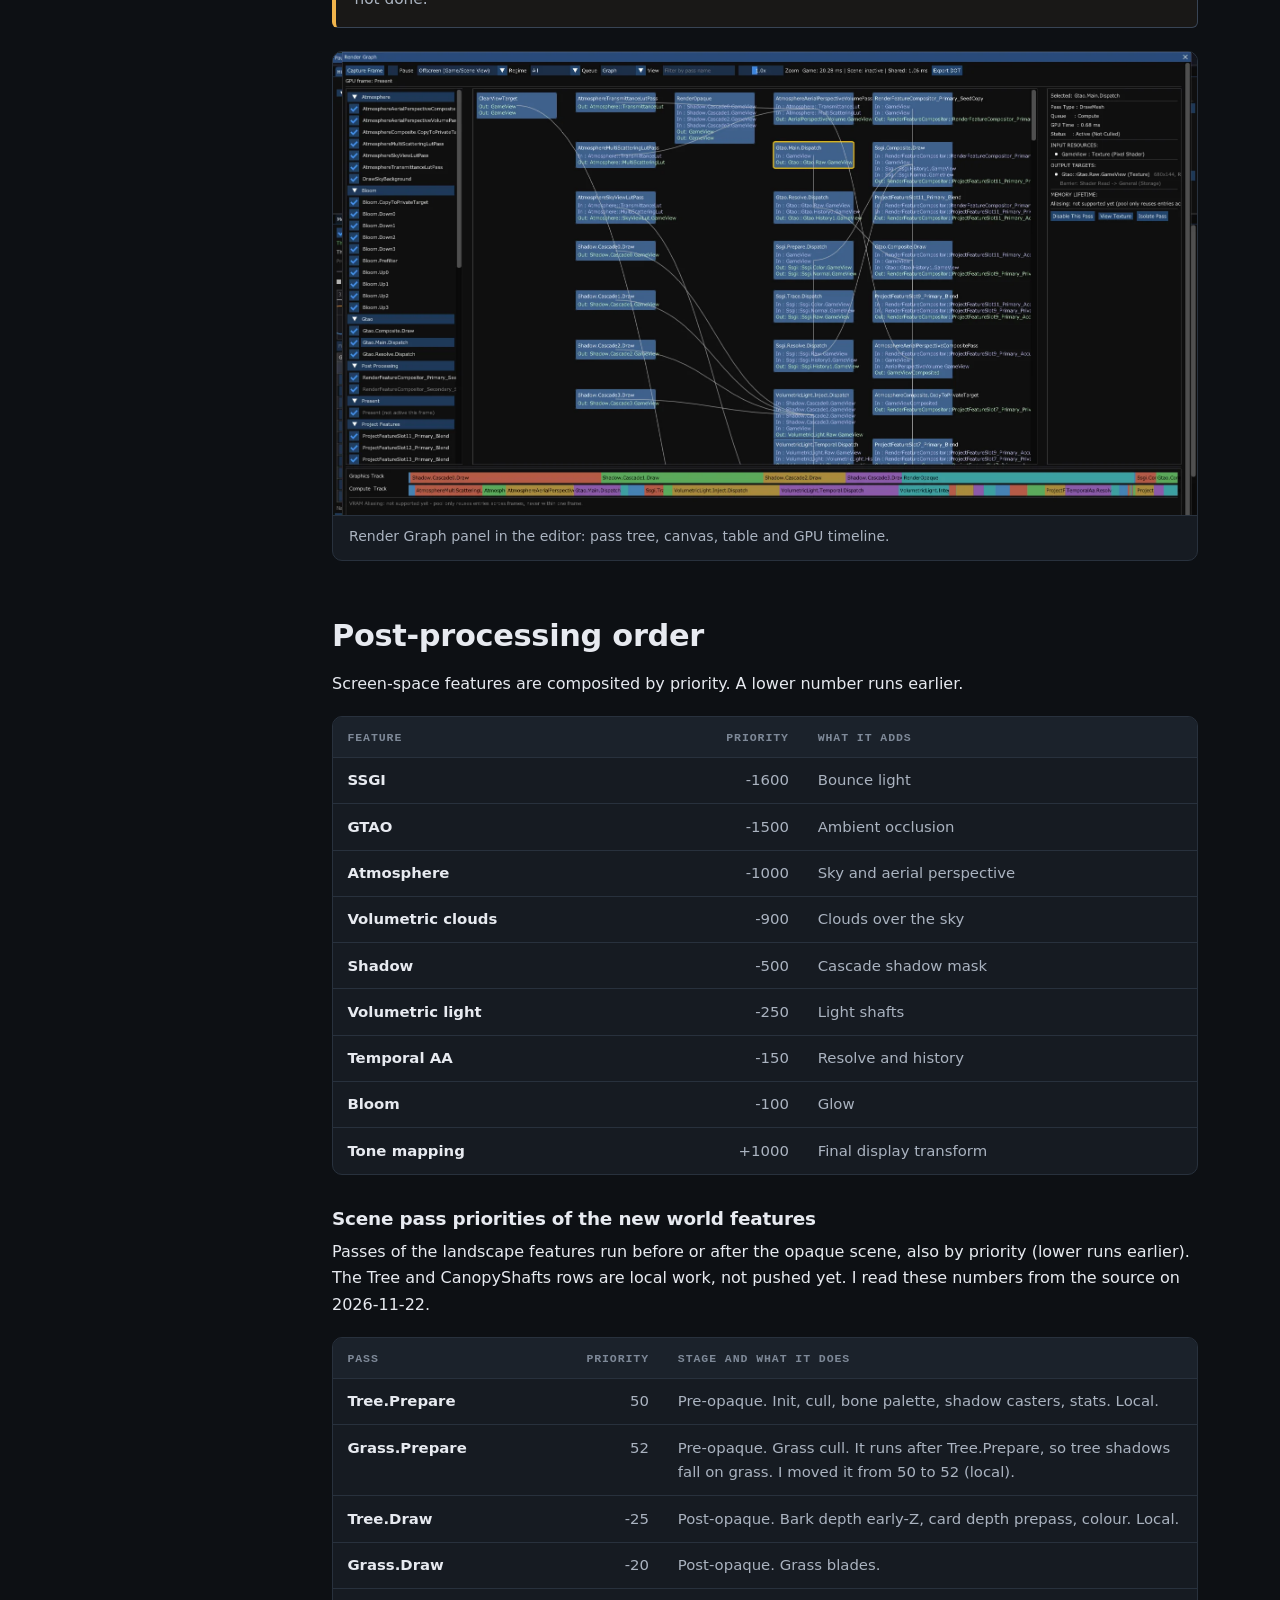
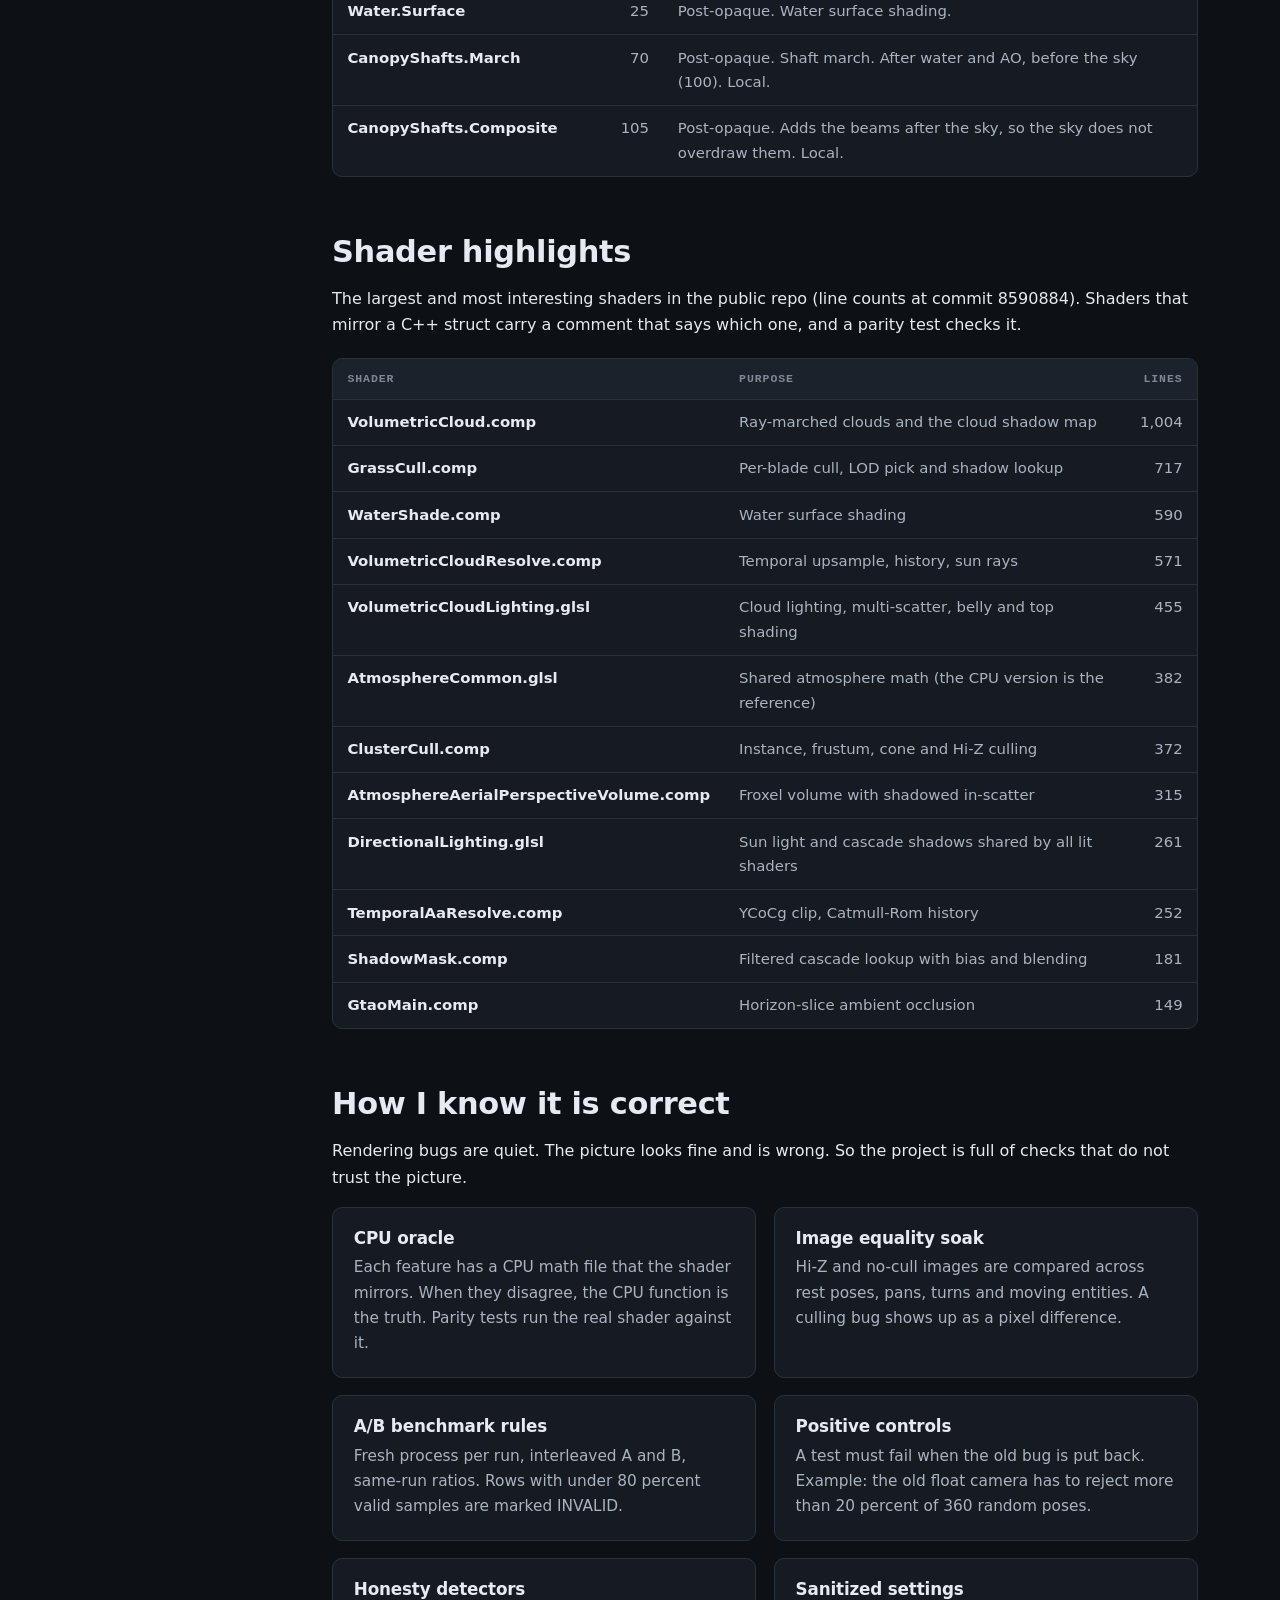
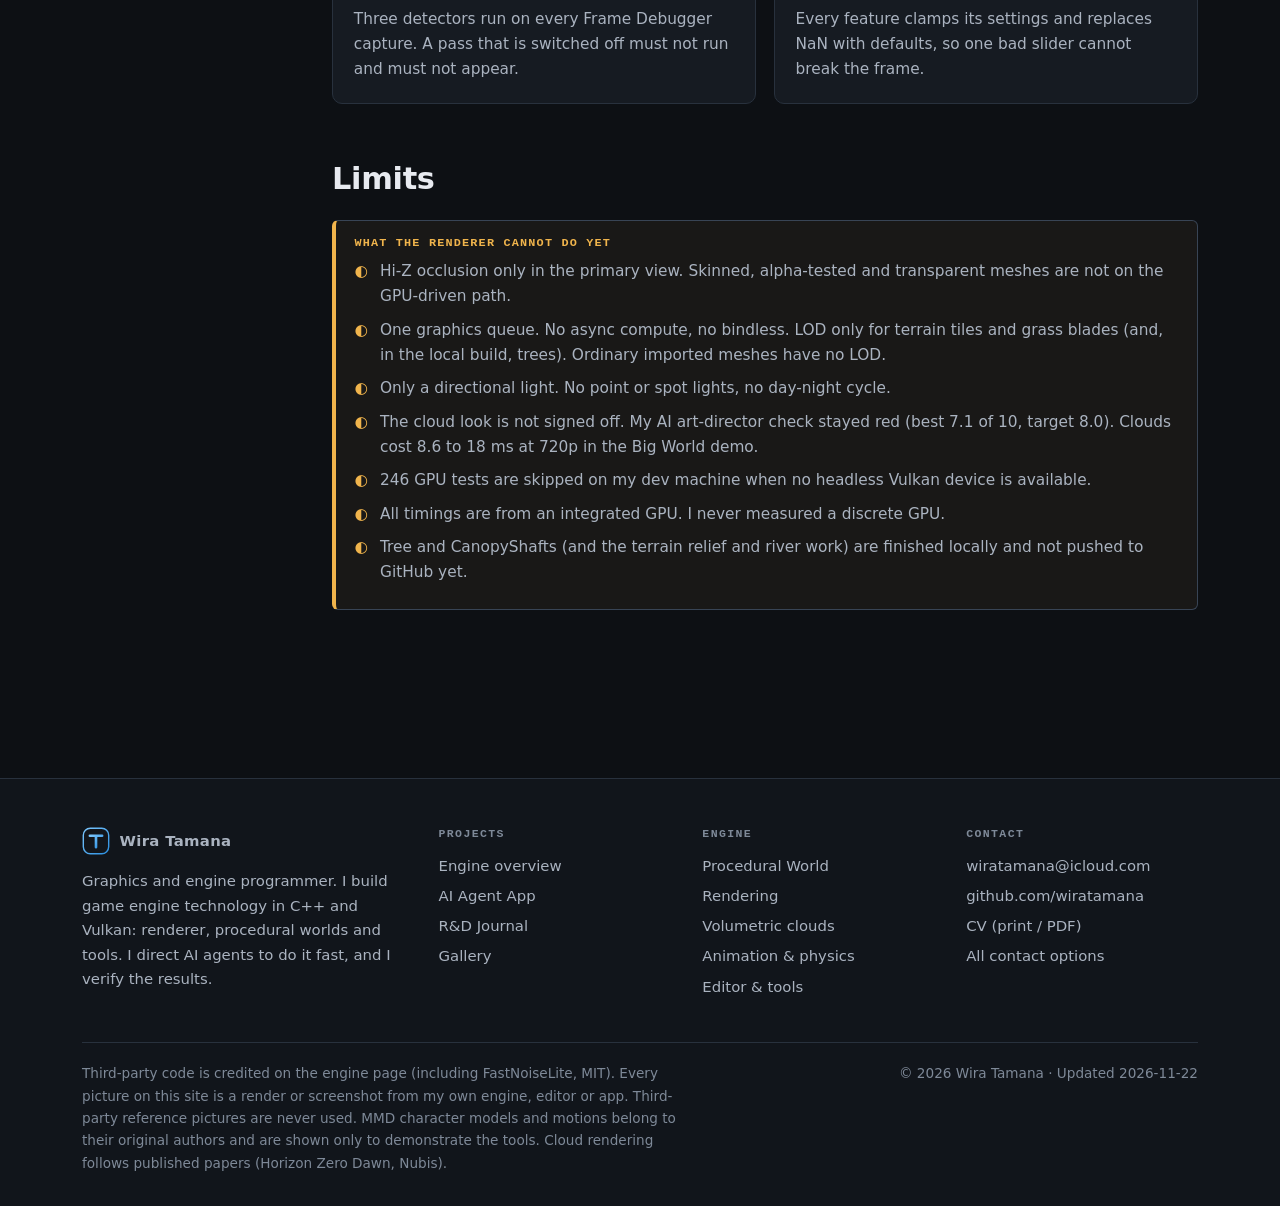
<file: rendering.html>
<!DOCTYPE html>
<html lang="en" data-page="rendering" data-bundles="common,rendering,cases" data-scripts="data/cases,components/case-card,pages/rendering" data-title="rendering.title" data-desc="rendering.desc">
<head>
<meta charset="utf-8">
<meta name="viewport" content="width=device-width, initial-scale=1">
<!--seo:begin-->
<title>Rendering: 14 render features on Vulkan 1.3 · Wira Tamana</title>
<meta name="description" content="GPU-driven culling with Hi-Z, volumetric clouds, atmosphere, cascaded shadows, GTAO, SSGI, volumetric light, TAA, terrain, water, grass and a custom render graph.">
<meta name="theme-color" content="#0d1014">
<link rel="canonical" href="https://wiratamana.github.io/GreatTamanaWeb/rendering.html">
<link rel="alternate" hreflang="en" href="https://wiratamana.github.io/GreatTamanaWeb/rendering.html">
<link rel="alternate" hreflang="ja" href="https://wiratamana.github.io/GreatTamanaWeb/rendering.html?lang=ja">
<link rel="alternate" hreflang="x-default" href="https://wiratamana.github.io/GreatTamanaWeb/rendering.html">
<meta property="og:type" content="website">
<meta property="og:site_name" content="Wira Tamana">
<meta property="og:title" content="Rendering: 14 render features on Vulkan 1.3 · Wira Tamana">
<meta property="og:description" content="GPU-driven culling with Hi-Z, volumetric clouds, atmosphere, cascaded shadows, GTAO, SSGI, volumetric light, TAA, terrain, water, grass and a custom render graph.">
<meta property="og:url" content="https://wiratamana.github.io/GreatTamanaWeb/rendering.html">
<meta property="og:locale" content="en_US">
<meta property="og:locale:alternate" content="ja_JP">
<meta property="og:image" content="https://wiratamana.github.io/GreatTamanaWeb/assets/img/og-world.jpg">
<meta property="og:image:width" content="1200">
<meta property="og:image:height" content="630">
<meta property="og:image:alt" content="A landscape rendered in my own Vulkan engine">
<meta name="twitter:card" content="summary_large_image">
<meta name="twitter:title" content="Rendering: 14 render features on Vulkan 1.3 · Wira Tamana">
<meta name="twitter:description" content="GPU-driven culling with Hi-Z, volumetric clouds, atmosphere, cascaded shadows, GTAO, SSGI, volumetric light, TAA, terrain, water, grass and a custom render graph.">
<meta name="twitter:image" content="https://wiratamana.github.io/GreatTamanaWeb/assets/img/og-world.jpg">
<meta name="twitter:image:alt" content="A landscape rendered in my own Vulkan engine">
<link rel="icon" href="assets/icons/favicon.ico" sizes="any">
<link rel="icon" href="assets/icons/favicon.svg" type="image/svg+xml">
<link rel="apple-touch-icon" href="assets/icons/apple-touch-icon.png">
<!--seo:end-->
<link rel="stylesheet" href="css/tokens.css">
<link rel="stylesheet" href="css/base.css">
<link rel="stylesheet" href="css/components.css">
<script src="js/core/loader.js"></script>
</head>
<body>
<a class="skip" href="#main" data-i18n="skip"></a>
<div id="site-header"></div>
<!--seo:noscript-->
<noscript>
<div class="wrap" style="padding-block:2rem">
<p><strong>Wira Tamana</strong>: Graphics, engine and tools programmer. Vulkan game engine in C++20, an AI agent desktop app in C#, and an R&amp;D journal with measured results. Looking for a role in Japan.</p>
<p>This site needs JavaScript for its texts and the language switch. Without it, use these links:</p>
<ul>
<li><a href="engine.html">Engine and editor</a></li>
<li><a href="world.html">Procedural world</a></li>
<li><a href="journal.html">R&amp;D journal</a></li>
<li><a href="app.html">AI agent app</a></li>
<li><a href="about.html">About and contact</a></li>
<li><a href="mailto:wiratamana@icloud.com">wiratamana@icloud.com</a></li>
<li><a href="https://github.com/wiratamana">GitHub</a></li>
</ul>
</div>
</noscript>
<!--seo:/noscript-->

<main id="main">
  <header class="page-head"><div class="wrap">
    <nav class="crumbs" aria-label="Breadcrumb"><a href="index.html" data-i18n="nav.home"></a><span class="sep">/</span><a href="engine.html" data-i18n="nav.engine"></a><span class="sep">/</span><span data-i18n="nav.engine.rendering"></span></nav>
    <span class="eyebrow" data-i18n="rendering.eyebrow"></span>
    <h1 data-i18n="rendering.h1"></h1>
    <p class="lead" data-i18n="rendering.lead"></p>
    <div class="row sp-t" style="margin-top:1.2rem"><a class="btn" href="world.html" data-i18n="nav.world"></a></div>
  </div></header>

  <div class="section"><div class="wrap"><div class="page-grid">
    <aside class="toc" id="toc"></aside>
    <div class="content">

      <div class="stats" style="margin-top:0" data-repeat="rendering.stats" data-tpl="stat"></div>
      <p class="dim" style="margin:.6rem 0 1rem"><small data-i18n="rendering.stats.note"></small></p>
      <div class="grid g2">
        <figure data-img="cloud-hero" data-cap="rendering.fig1"></figure>
        <figure data-img="cloud-final-sunset" data-cap="rendering.fig2"></figure>
      </div>
      <div class="grid g2">
        <figure data-img="pl9-default-open" data-cap="rendering.fig3"></figure>
        <figure data-img="pl9-default-open-notrees" data-cap="rendering.fig4"></figure>
      </div>
      <div class="grid g2">
        <figure data-slot="sponza-atrium" data-kind="image" data-cap="slot.sponza-atrium"></figure>
        <figure data-slot="sponza-arcade" data-kind="image" data-cap="slot.sponza-arcade"></figure>
      </div>
      <figure data-slot="sponza-banners" data-kind="image" data-cap="slot.sponza-banners"></figure>

      <section class="block">
        <h2 id="features" data-i18n="rendering.features.h"></h2>
        <p data-i18n="rendering.features.p"></p>
        <div class="grid g3" data-repeat="rendering.f" data-tpl="card"></div>
        <h3 data-i18n="rendering.related"></h3>
        <div class="grid g3" id="rel-world"></div>
      </section>

      <section class="block">
        <h2 id="gpu-driven" data-i18n="rendering.gpu.h"></h2>
        <p data-i18n="rendering.gpu.p"></p>
        <div class="flow" data-repeat="rendering.gpu.flow" data-tpl="step"></div>
        <div class="dl" data-repeat="rendering.gpu.facts" data-tpl="dl"></div>
        <figure data-slot="engine-hiz-demo" data-kind="image" data-cap="rendering.gpu.fig"></figure>
        <h3 data-i18n="rendering.related"></h3>
        <div class="grid g3" id="rel-gpu"></div>
      </section>

      <section class="block">
        <h2 id="render-graph" data-i18n="rendering.rg.h"></h2>
        <p data-i18n="rendering.rg.p"></p>
        <div class="flow" data-repeat="rendering.rg.flow" data-tpl="step"></div>
        <div class="dl" data-repeat="rendering.rg.facts" data-tpl="dl"></div>
        <div class="callout honest"><h4 data-i18n="rendering.rg.honest.h"></h4><p data-i18n="rendering.rg.honest.p"></p></div>
        <figure data-slot="editor-render-graph" data-kind="image" data-cap="rendering.rg.fig"></figure>
      </section>

      <section class="block">
        <h2 id="order" data-i18n="rendering.order.h"></h2>
        <p data-i18n="rendering.order.p"></p>
        <div class="table-wrap"><table class="tbl">
          <thead><tr><th data-i18n="rendering.order.th1"></th><th class="num" data-i18n="rendering.order.th2"></th><th data-i18n="rendering.order.th3"></th></tr></thead>
          <tbody data-repeat="rendering.order" data-tpl="tr"></tbody>
        </table></div>
        <h3 data-i18n="rendering.order2.h"></h3>
        <p data-i18n="rendering.order2.p"></p>
        <div class="table-wrap"><table class="tbl">
          <thead><tr><th data-i18n="rendering.order2.th1"></th><th class="num" data-i18n="rendering.order2.th2"></th><th data-i18n="rendering.order2.th3"></th></tr></thead>
          <tbody data-repeat="rendering.order2" data-tpl="tr"></tbody>
        </table></div>
      </section>

      <section class="block">
        <h2 id="shaders" data-i18n="rendering.sh.h"></h2>
        <p data-i18n="rendering.sh.p"></p>
        <div class="table-wrap"><table class="tbl">
          <thead><tr><th data-i18n="rendering.sh.th1"></th><th data-i18n="rendering.sh.th2"></th><th class="num" data-i18n="rendering.sh.th3"></th></tr></thead>
          <tbody data-repeat="rendering.sh" data-tpl="tr"></tbody>
        </table></div>
      </section>

      <section class="block">
        <h2 id="verify" data-i18n="rendering.verify.h"></h2>
        <p data-i18n="rendering.verify.p"></p>
        <div class="grid g3" data-repeat="rendering.verify" data-tpl="card"></div>
      </section>

      <section class="block">
        <h2 id="limits" data-i18n="rendering.limits.h"></h2>
        <div class="callout honest"><h4 data-i18n="rendering.limits.ch"></h4><ul class="ticks part" data-repeat="rendering.limits" data-tpl="li"></ul></div>
      </section>

    </div>
  </div></div></div>
</main>

<div id="site-footer"></div>
</body>
</html>
</file>
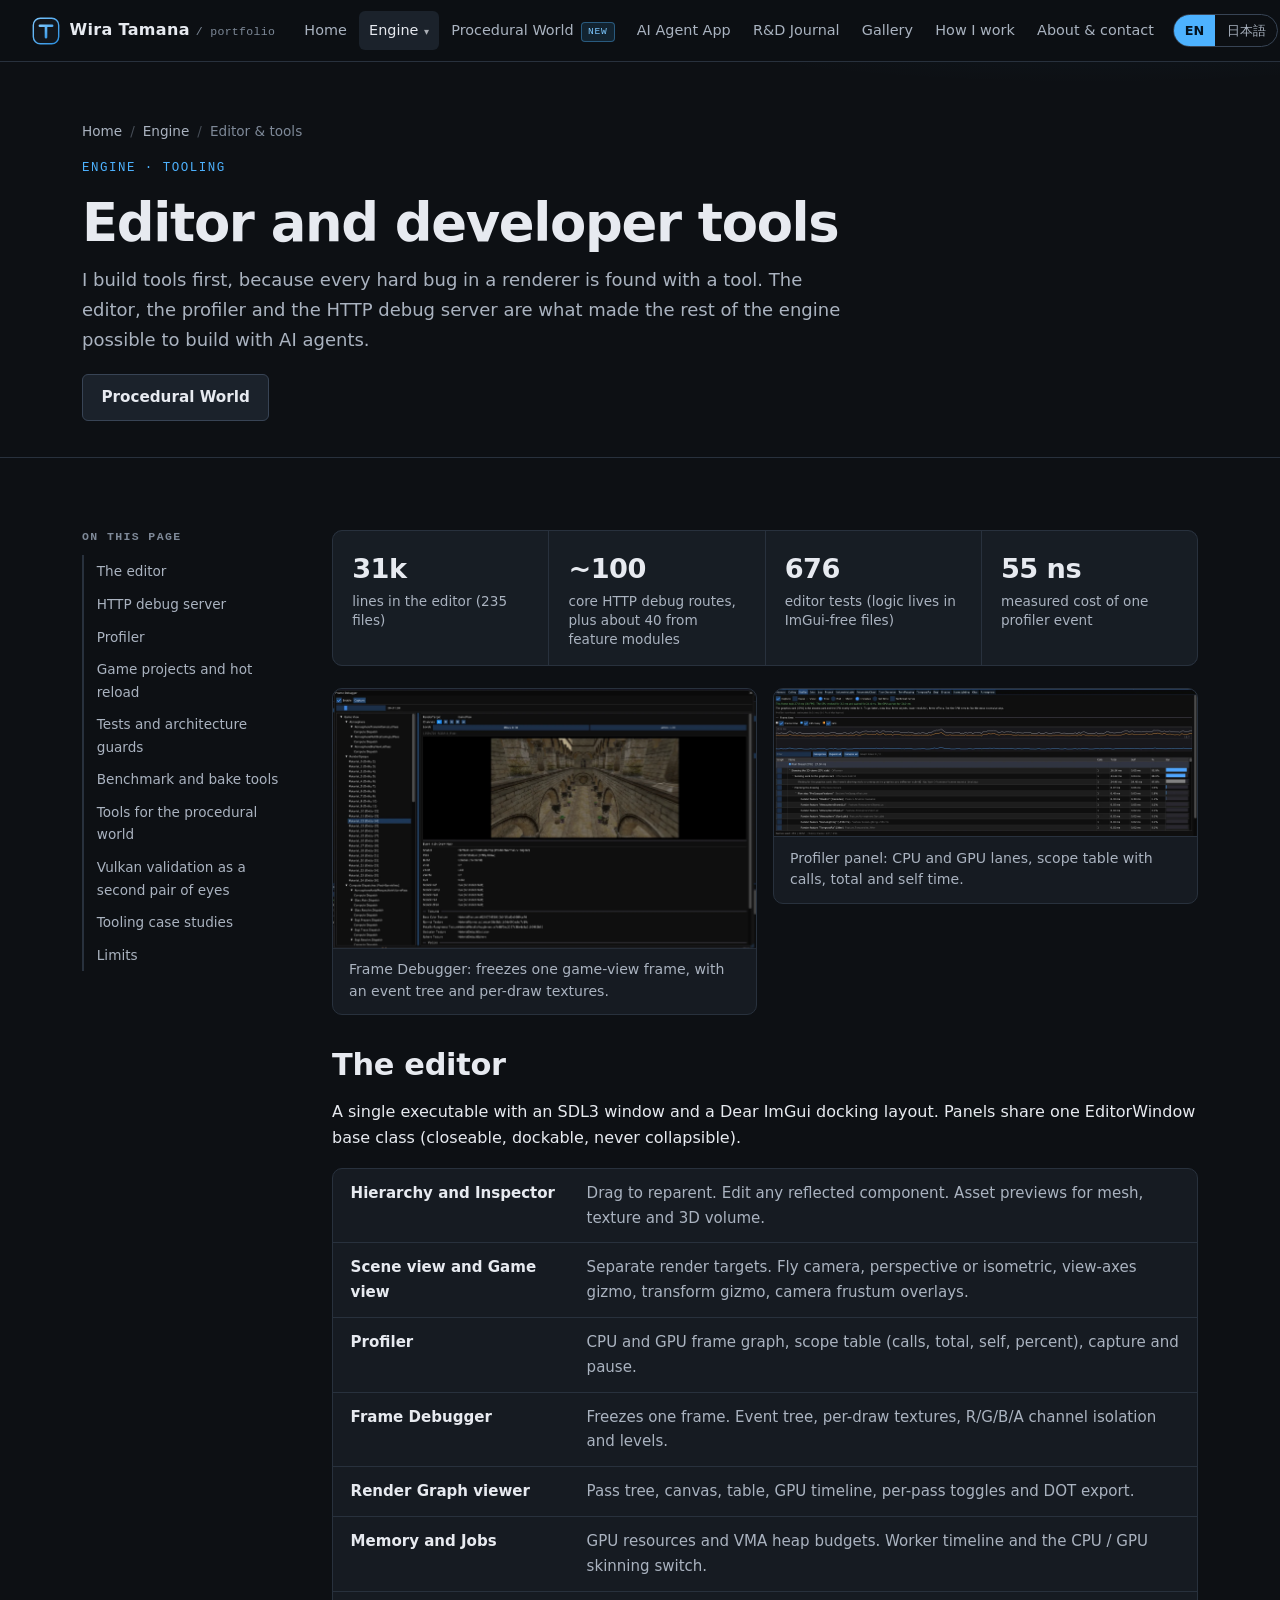
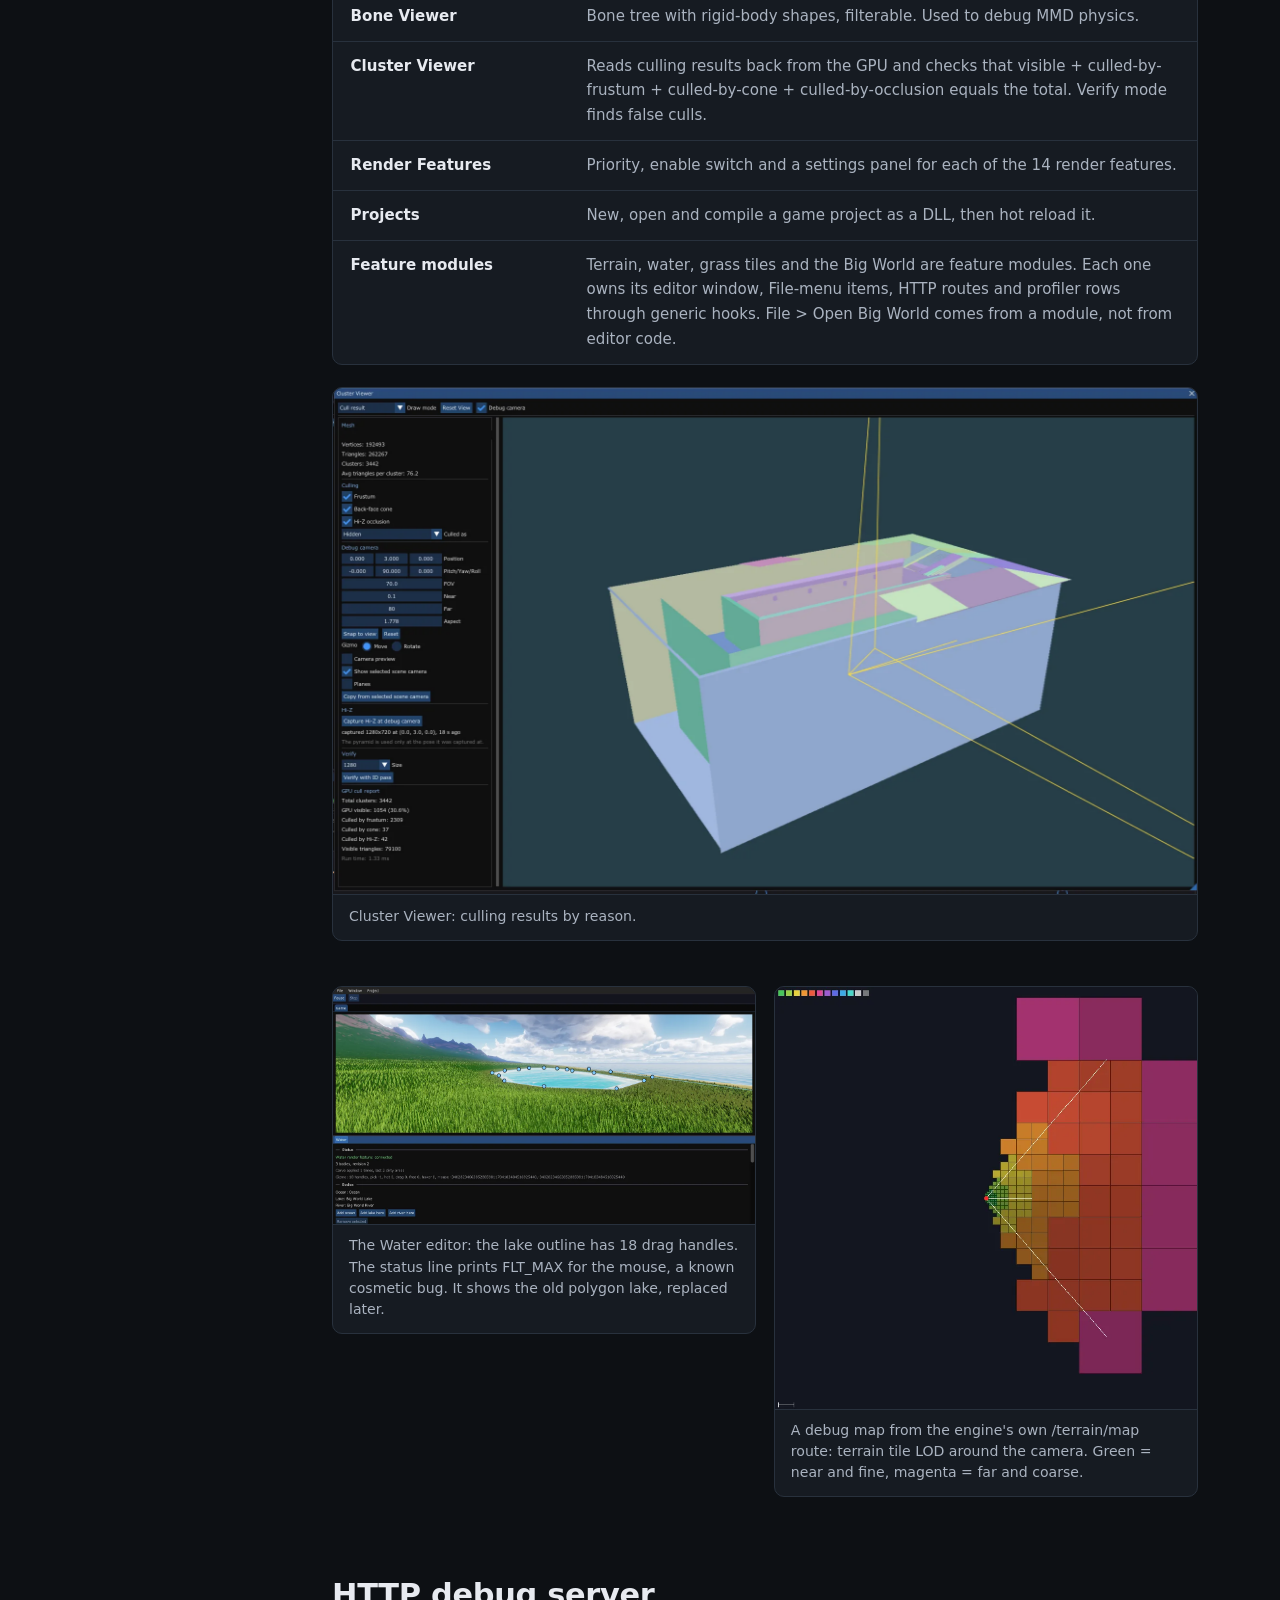
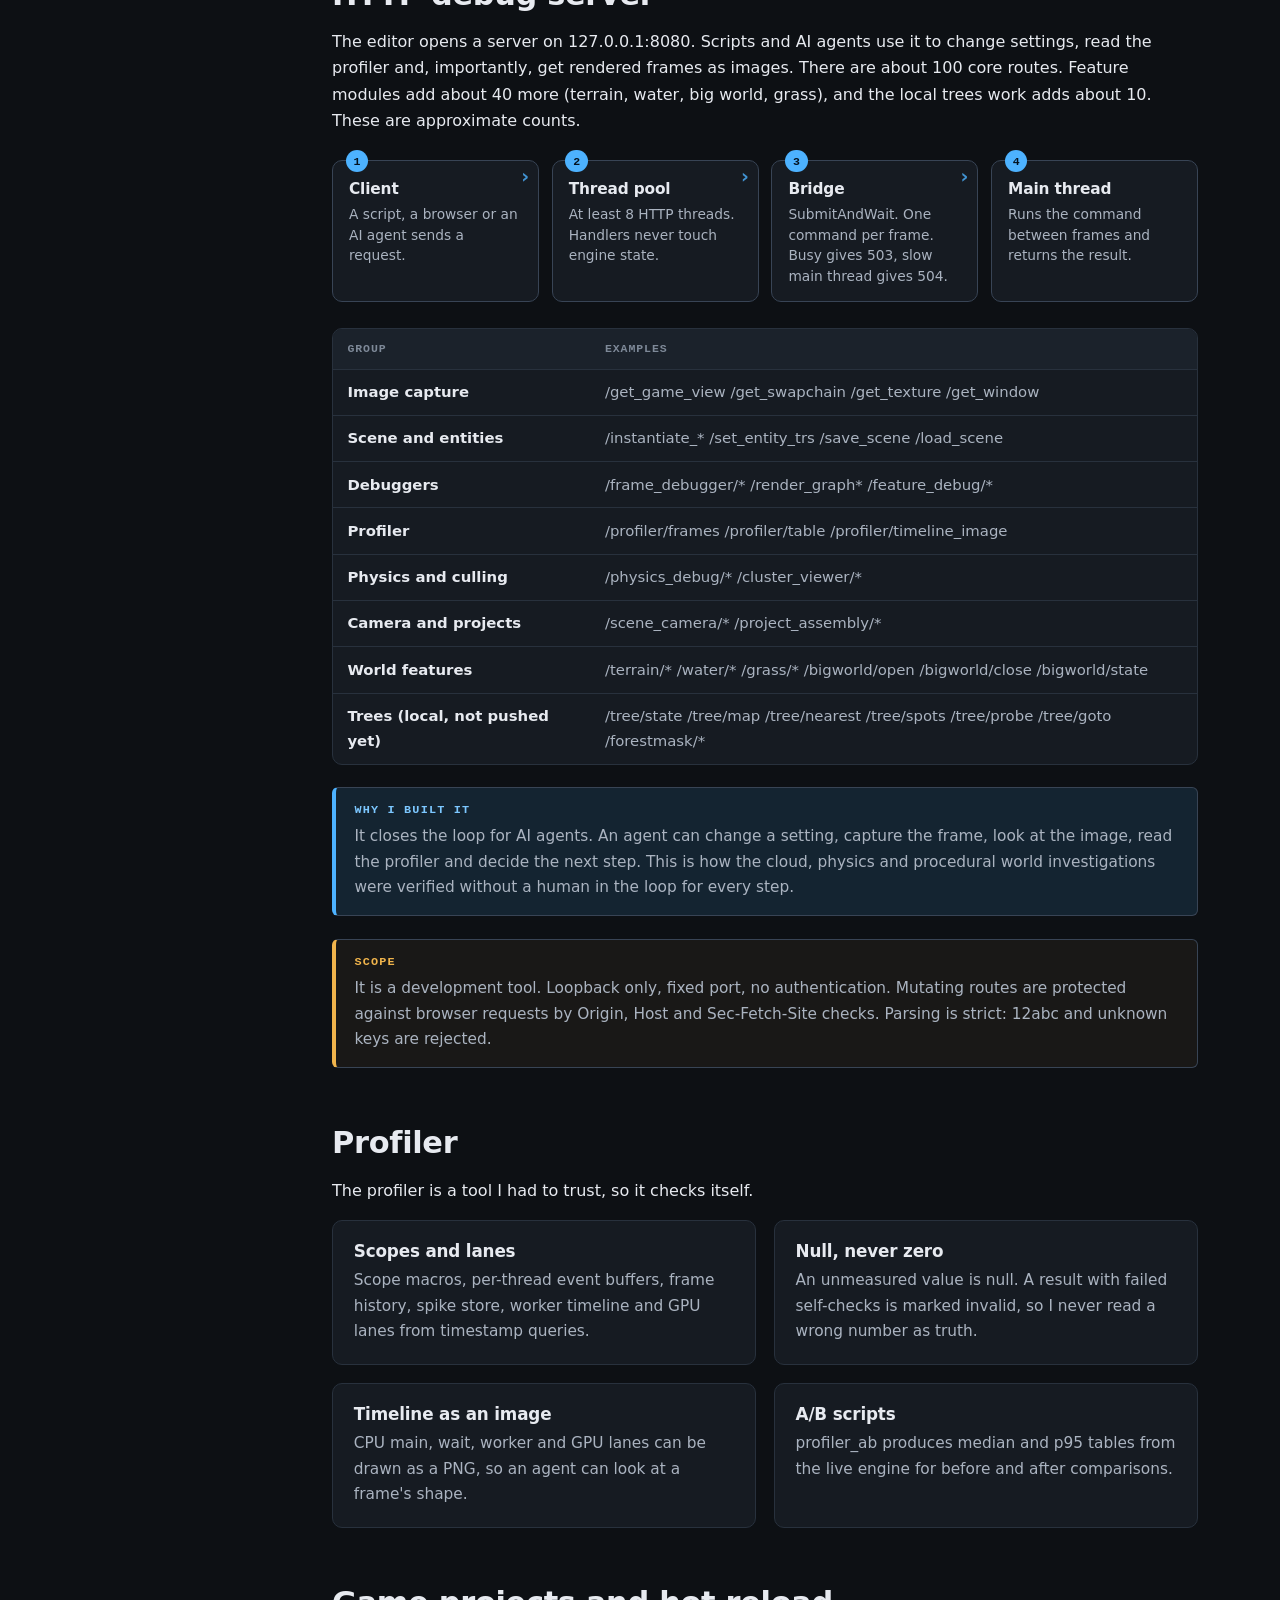
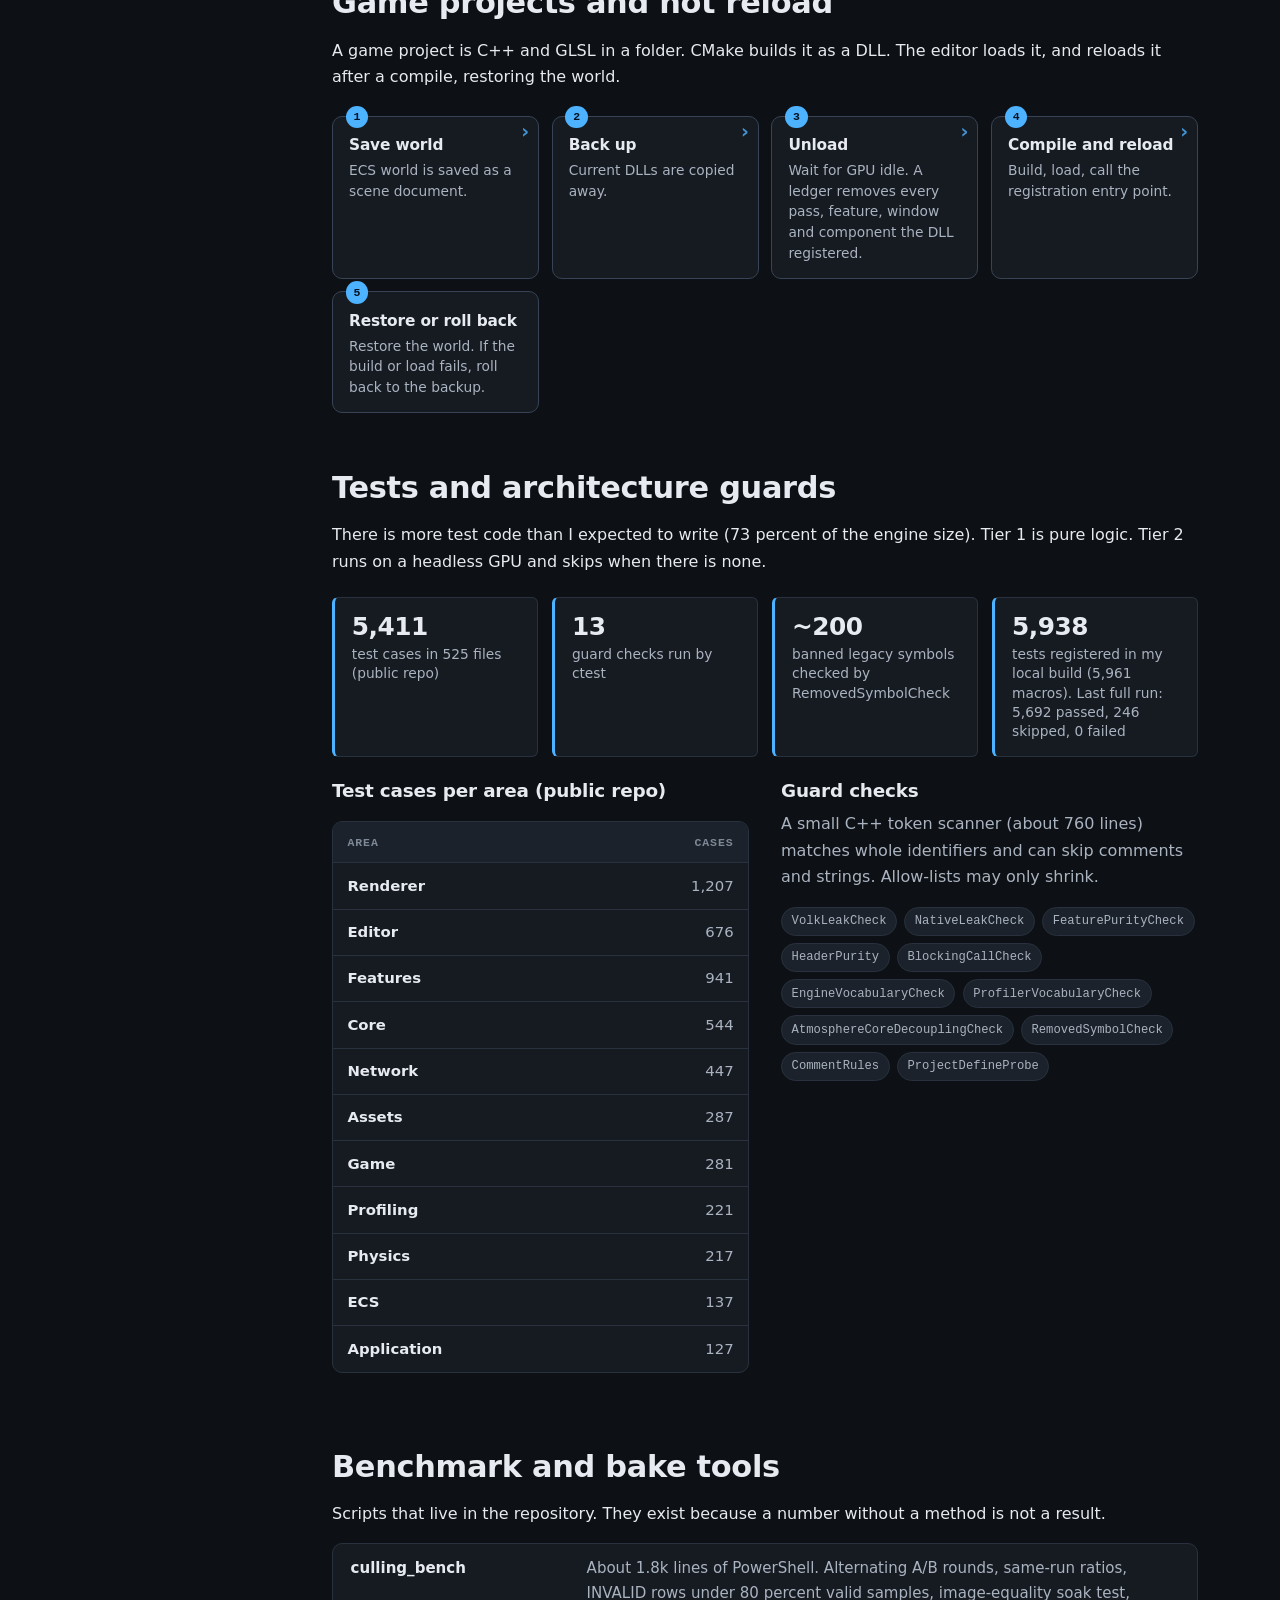
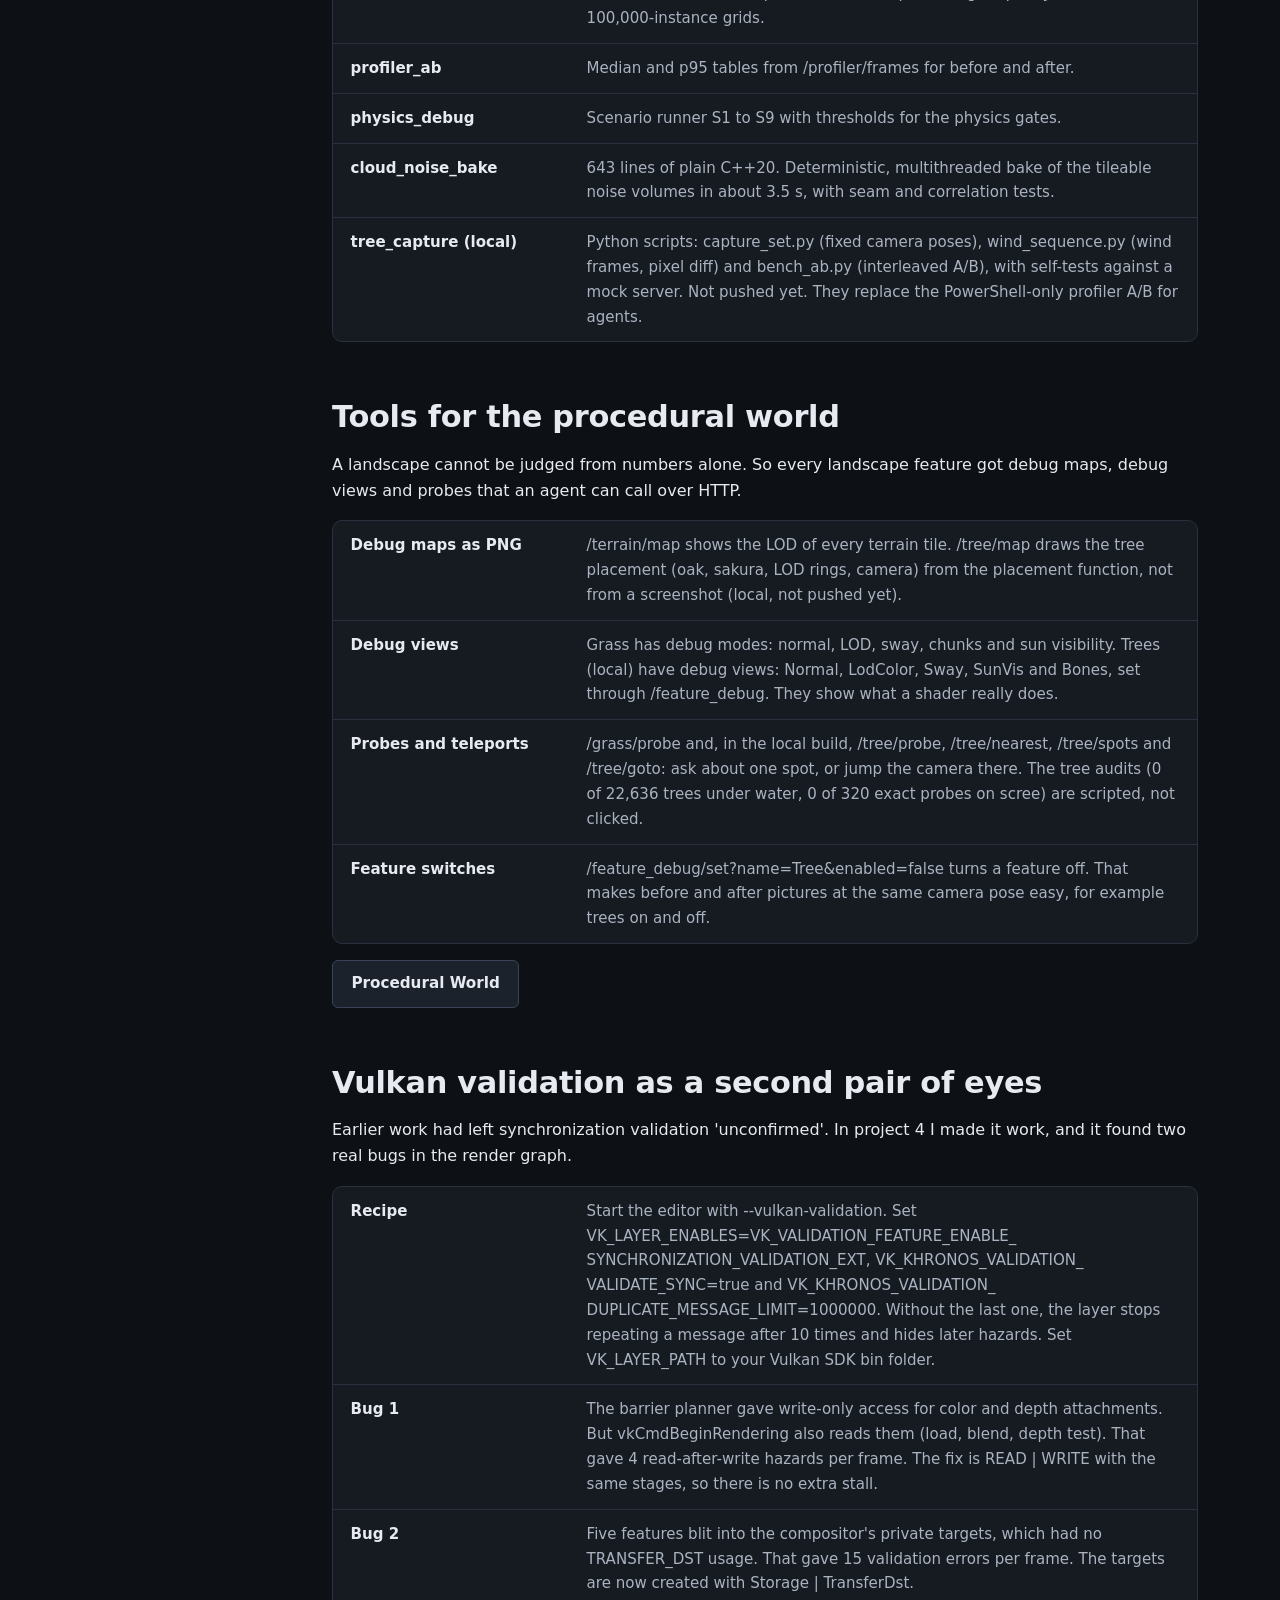
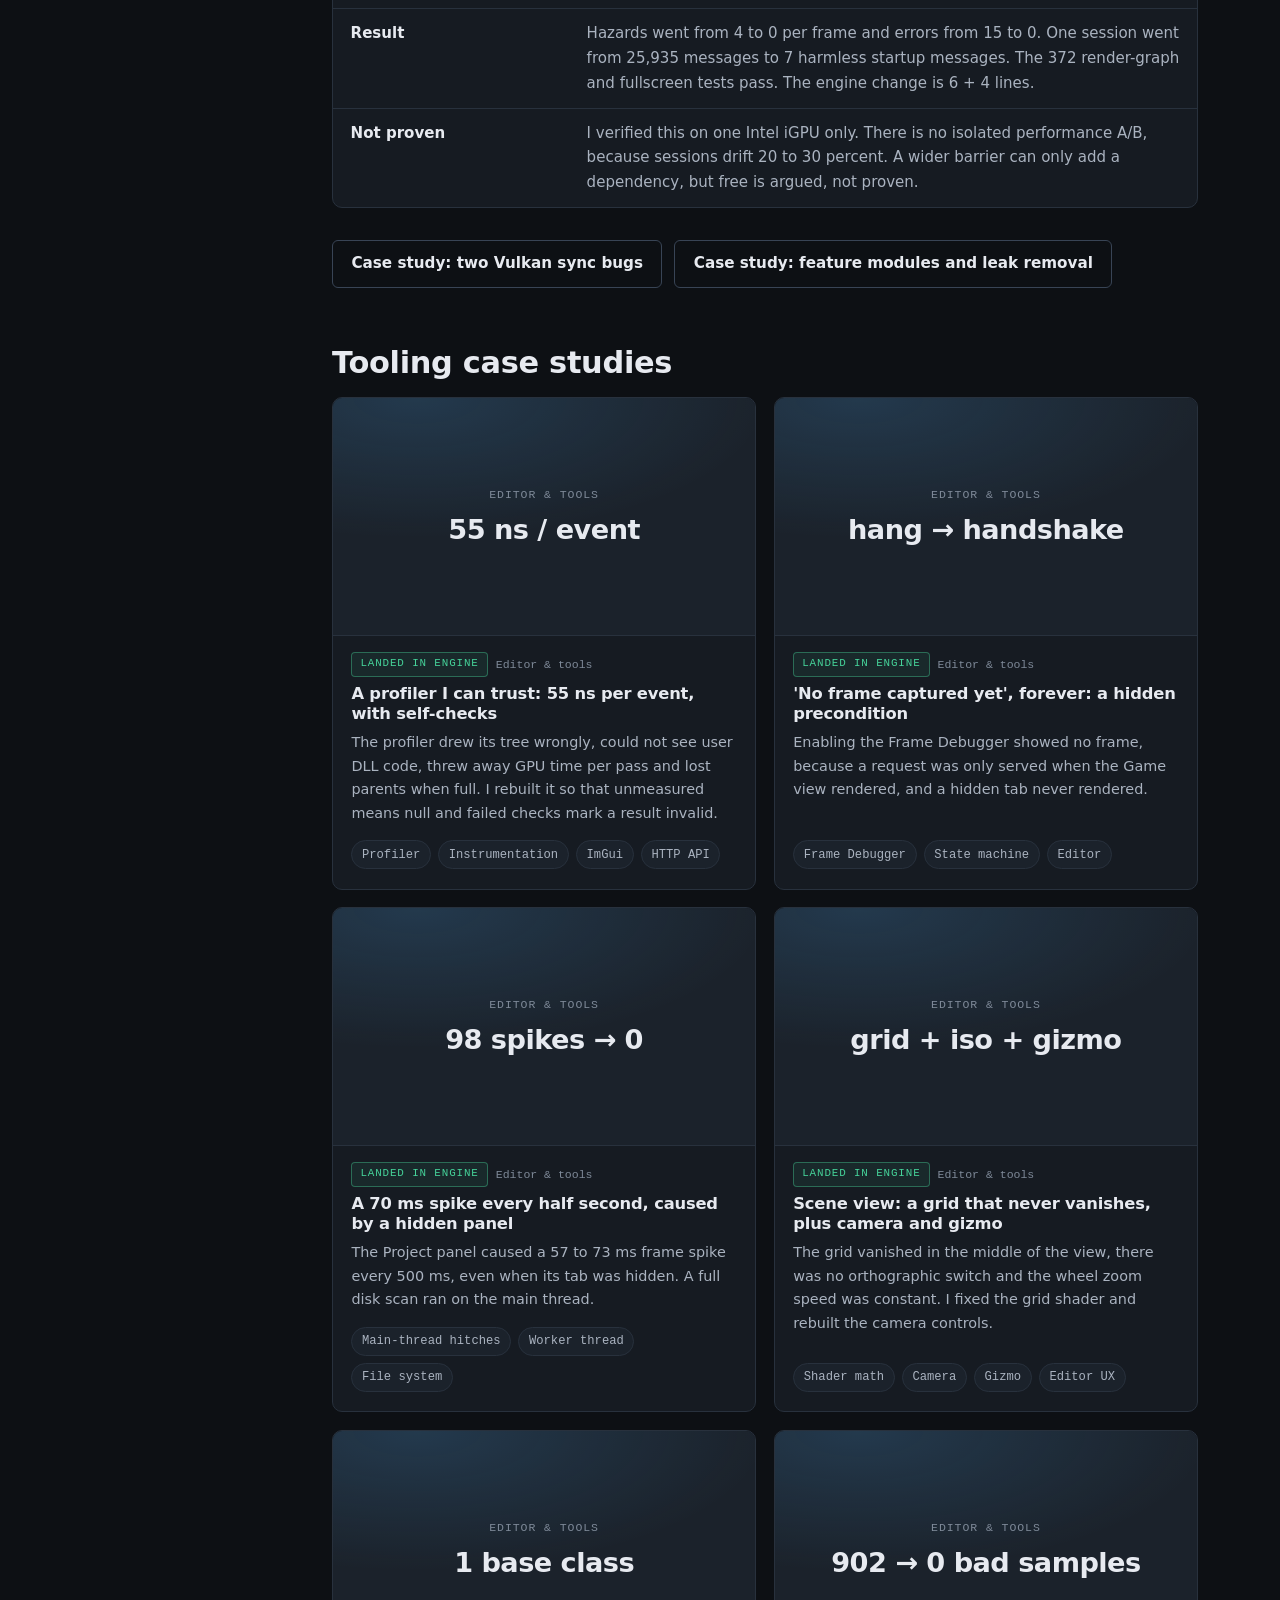
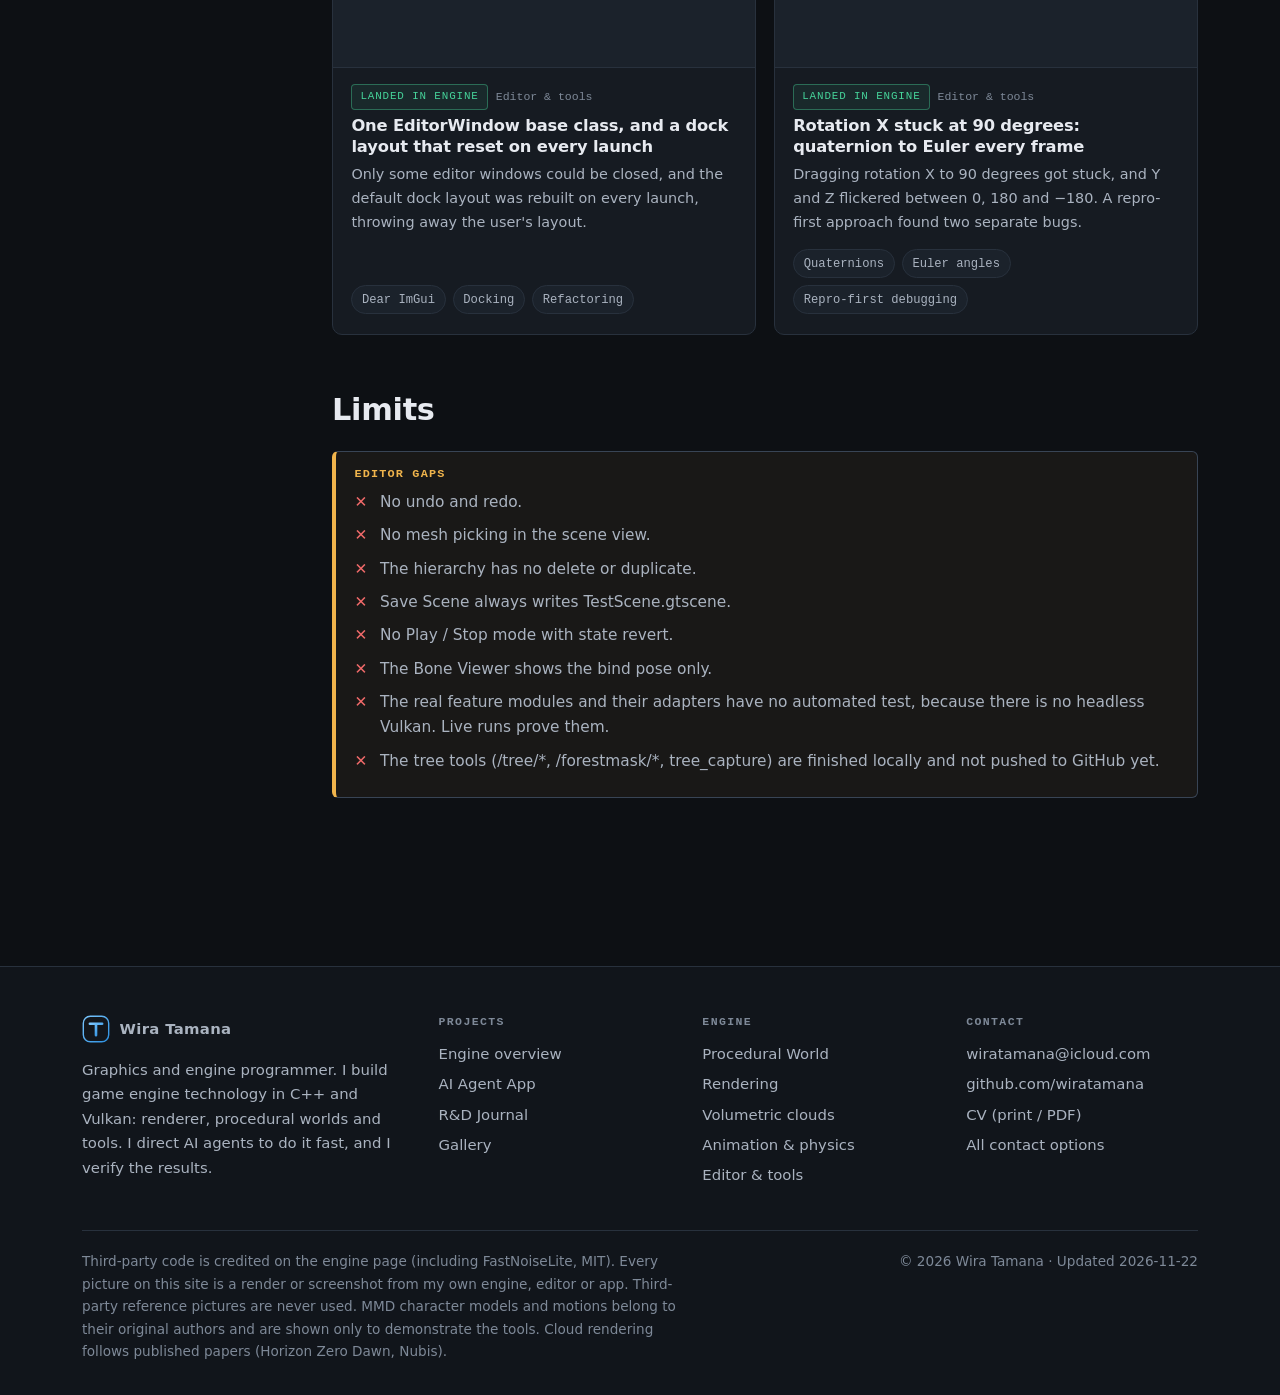
<file: tools.html>
<!DOCTYPE html>
<html lang="en" data-page="tools" data-bundles="common,tools,cases" data-scripts="data/cases,components/case-card,pages/tools" data-title="tools.title" data-desc="tools.desc">
<head>
<meta charset="utf-8">
<meta name="viewport" content="width=device-width, initial-scale=1">
<!--seo:begin-->
<title>Editor &amp; tools: frame debugger, profiler, HTTP debug server, hot reload · Wira Tamana</title>
<meta name="description" content="The editor and developer tools of GreatTamanaEngine: Frame Debugger, Render Graph viewer, profiler, HTTP debug server with image capture, DLL hot reload and a 5,400 case test suite.">
<meta name="theme-color" content="#0d1014">
<link rel="canonical" href="https://wiratamana.github.io/GreatTamanaWeb/tools.html">
<link rel="alternate" hreflang="en" href="https://wiratamana.github.io/GreatTamanaWeb/tools.html">
<link rel="alternate" hreflang="ja" href="https://wiratamana.github.io/GreatTamanaWeb/tools.html?lang=ja">
<link rel="alternate" hreflang="x-default" href="https://wiratamana.github.io/GreatTamanaWeb/tools.html">
<meta property="og:type" content="website">
<meta property="og:site_name" content="Wira Tamana">
<meta property="og:title" content="Editor &amp; tools: frame debugger, profiler, HTTP debug server, hot reload · Wira Tamana">
<meta property="og:description" content="The editor and developer tools of GreatTamanaEngine: Frame Debugger, Render Graph viewer, profiler, HTTP debug server with image capture, DLL hot reload and a 5,400 case test suite.">
<meta property="og:url" content="https://wiratamana.github.io/GreatTamanaWeb/tools.html">
<meta property="og:locale" content="en_US">
<meta property="og:locale:alternate" content="ja_JP">
<meta property="og:image" content="https://wiratamana.github.io/GreatTamanaWeb/assets/media/editor-overview.webp">
<meta property="og:image:width" content="1600">
<meta property="og:image:height" content="900">
<meta property="og:image:alt" content="The editor of my own game engine">
<meta name="twitter:card" content="summary_large_image">
<meta name="twitter:title" content="Editor &amp; tools: frame debugger, profiler, HTTP debug server, hot reload · Wira Tamana">
<meta name="twitter:description" content="The editor and developer tools of GreatTamanaEngine: Frame Debugger, Render Graph viewer, profiler, HTTP debug server with image capture, DLL hot reload and a 5,400 case test suite.">
<meta name="twitter:image" content="https://wiratamana.github.io/GreatTamanaWeb/assets/media/editor-overview.webp">
<meta name="twitter:image:alt" content="The editor of my own game engine">
<link rel="icon" href="assets/icons/favicon.ico" sizes="any">
<link rel="icon" href="assets/icons/favicon.svg" type="image/svg+xml">
<link rel="apple-touch-icon" href="assets/icons/apple-touch-icon.png">
<!--seo:end-->
<link rel="stylesheet" href="css/tokens.css">
<link rel="stylesheet" href="css/base.css">
<link rel="stylesheet" href="css/components.css">
<script src="js/core/loader.js"></script>
</head>
<body>
<a class="skip" href="#main" data-i18n="skip"></a>
<div id="site-header"></div>
<!--seo:noscript-->
<noscript>
<div class="wrap" style="padding-block:2rem">
<p><strong>Wira Tamana</strong>: Graphics, engine and tools programmer. Vulkan game engine in C++20, an AI agent desktop app in C#, and an R&amp;D journal with measured results. Looking for a role in Japan.</p>
<p>This site needs JavaScript for its texts and the language switch. Without it, use these links:</p>
<ul>
<li><a href="engine.html">Engine and editor</a></li>
<li><a href="world.html">Procedural world</a></li>
<li><a href="journal.html">R&amp;D journal</a></li>
<li><a href="app.html">AI agent app</a></li>
<li><a href="about.html">About and contact</a></li>
<li><a href="mailto:wiratamana@icloud.com">wiratamana@icloud.com</a></li>
<li><a href="https://github.com/wiratamana">GitHub</a></li>
</ul>
</div>
</noscript>
<!--seo:/noscript-->

<main id="main">
  <header class="page-head"><div class="wrap">
    <nav class="crumbs" aria-label="Breadcrumb"><a href="index.html" data-i18n="nav.home"></a><span class="sep">/</span><a href="engine.html" data-i18n="nav.engine"></a><span class="sep">/</span><span data-i18n="nav.engine.tools"></span></nav>
    <span class="eyebrow" data-i18n="tools.eyebrow"></span>
    <h1 data-i18n="tools.h1"></h1>
    <p class="lead" data-i18n="tools.lead"></p>
    <div class="row sp-t" style="margin-top:1.2rem"><a class="btn" href="world.html" data-i18n="nav.world"></a></div>
  </div></header>

  <div class="section"><div class="wrap"><div class="page-grid">
    <aside class="toc" id="toc"></aside>
    <div class="content">

      <div class="stats" style="margin-top:0" data-repeat="tools.stats" data-tpl="stat"></div>
      <div class="fig-grid">
        <figure data-slot="editor-frame-debugger" data-kind="image" data-cap="tools.fig.fd"></figure>
        <figure data-slot="editor-profiler" data-kind="image" data-cap="tools.fig.prof"></figure>
      </div>

      <section class="block">
        <h2 id="editor" data-i18n="tools.editor.h"></h2>
        <p data-i18n="tools.editor.p"></p>
        <div class="dl" data-repeat="tools.editor" data-tpl="dl"></div>
        <figure data-slot="editor-cluster-viewer" data-kind="image" data-cap="tools.fig.cluster"></figure>
        <div class="grid g2" style="align-items:start">
          <figure data-img="pl4-water-editor" data-cap="tools.fig.water"></figure>
          <figure data-img="pl4-terrain-lod-map" data-cap="tools.fig.lodmap"></figure>
        </div>
      </section>

      <section class="block">
        <h2 id="http" data-i18n="tools.http.h"></h2>
        <p data-i18n="tools.http.p"></p>
        <div class="flow" data-repeat="tools.http.flow" data-tpl="step"></div>
        <div class="table-wrap"><table class="tbl">
          <thead><tr><th data-i18n="tools.http.th1"></th><th data-i18n="tools.http.th2"></th></tr></thead>
          <tbody data-repeat="tools.http" data-tpl="tr"></tbody>
        </table></div>
        <div class="callout lesson"><h4 data-i18n="tools.http.why.h"></h4><p data-i18n="tools.http.why.p"></p></div>
        <div class="callout honest"><h4 data-i18n="tools.http.honest.h"></h4><p data-i18n="tools.http.honest.p"></p></div>
      </section>

      <section class="block">
        <h2 id="profiler" data-i18n="tools.prof.h"></h2>
        <p data-i18n="tools.prof.p"></p>
        <div class="grid g3" data-repeat="tools.prof" data-tpl="card"></div>
      </section>

      <section class="block">
        <h2 id="hotreload" data-i18n="tools.hot.h"></h2>
        <p data-i18n="tools.hot.p"></p>
        <div class="flow" data-repeat="tools.hot" data-tpl="step"></div>
      </section>

      <section class="block">
        <h2 id="testing" data-i18n="tools.test.h"></h2>
        <p data-i18n="tools.test.p"></p>
        <div class="metrics" data-repeat="tools.test.m" data-tpl="metric"></div>
        <div class="cols2">
          <div>
            <h3 data-i18n="tools.test.areas.h"></h3>
            <div class="table-wrap"><table class="tbl">
              <thead><tr><th data-i18n="tools.test.th1"></th><th class="num" data-i18n="tools.test.th2"></th></tr></thead>
              <tbody data-repeat="tools.test.areas" data-tpl="tr"></tbody>
            </table></div>
          </div>
          <div>
            <h3 data-i18n="tools.test.guards.h"></h3>
            <p class="muted" data-i18n="tools.test.guards.p"></p>
            <ul class="chips" data-repeat="tools.test.guards" data-tpl="chip"></ul>
          </div>
        </div>
      </section>

      <section class="block">
        <h2 id="bench" data-i18n="tools.bench.h"></h2>
        <p data-i18n="tools.bench.p"></p>
        <div class="dl" data-repeat="tools.bench" data-tpl="dl"></div>
      </section>

      <section class="block">
        <h2 id="world-tools" data-i18n="tools.world.h"></h2>
        <p data-i18n="tools.world.p"></p>
        <div class="dl" data-repeat="tools.world" data-tpl="dl"></div>
        <p><a class="btn" href="world.html" data-i18n="nav.world"></a></p>
      </section>

      <section class="block">
        <h2 id="validation" data-i18n="tools.val.h"></h2>
        <p data-i18n="tools.val.p"></p>
        <div class="dl" data-repeat="tools.val" data-tpl="dl"></div>
        <div class="row sp-t">
          <a class="btn ghost" href="case.html?id=sync-validation-barriers" data-i18n="tools.val.case1"></a>
          <a class="btn ghost" href="case.html?id=feature-modules-leak-removal" data-i18n="tools.val.case2"></a>
        </div>
      </section>

      <section class="block">
        <h2 id="cases" data-i18n="tools.cases.h"></h2>
        <div class="grid g3" id="tool-cases"></div>
      </section>

      <section class="block">
        <h2 id="limits" data-i18n="tools.limits.h"></h2>
        <div class="callout honest"><h4 data-i18n="tools.limits.ch"></h4><ul class="ticks no" data-repeat="tools.limits" data-tpl="li"></ul></div>
      </section>

    </div>
  </div></div></div>
</main>

<div id="site-footer"></div>
</body>
</html>
</file>
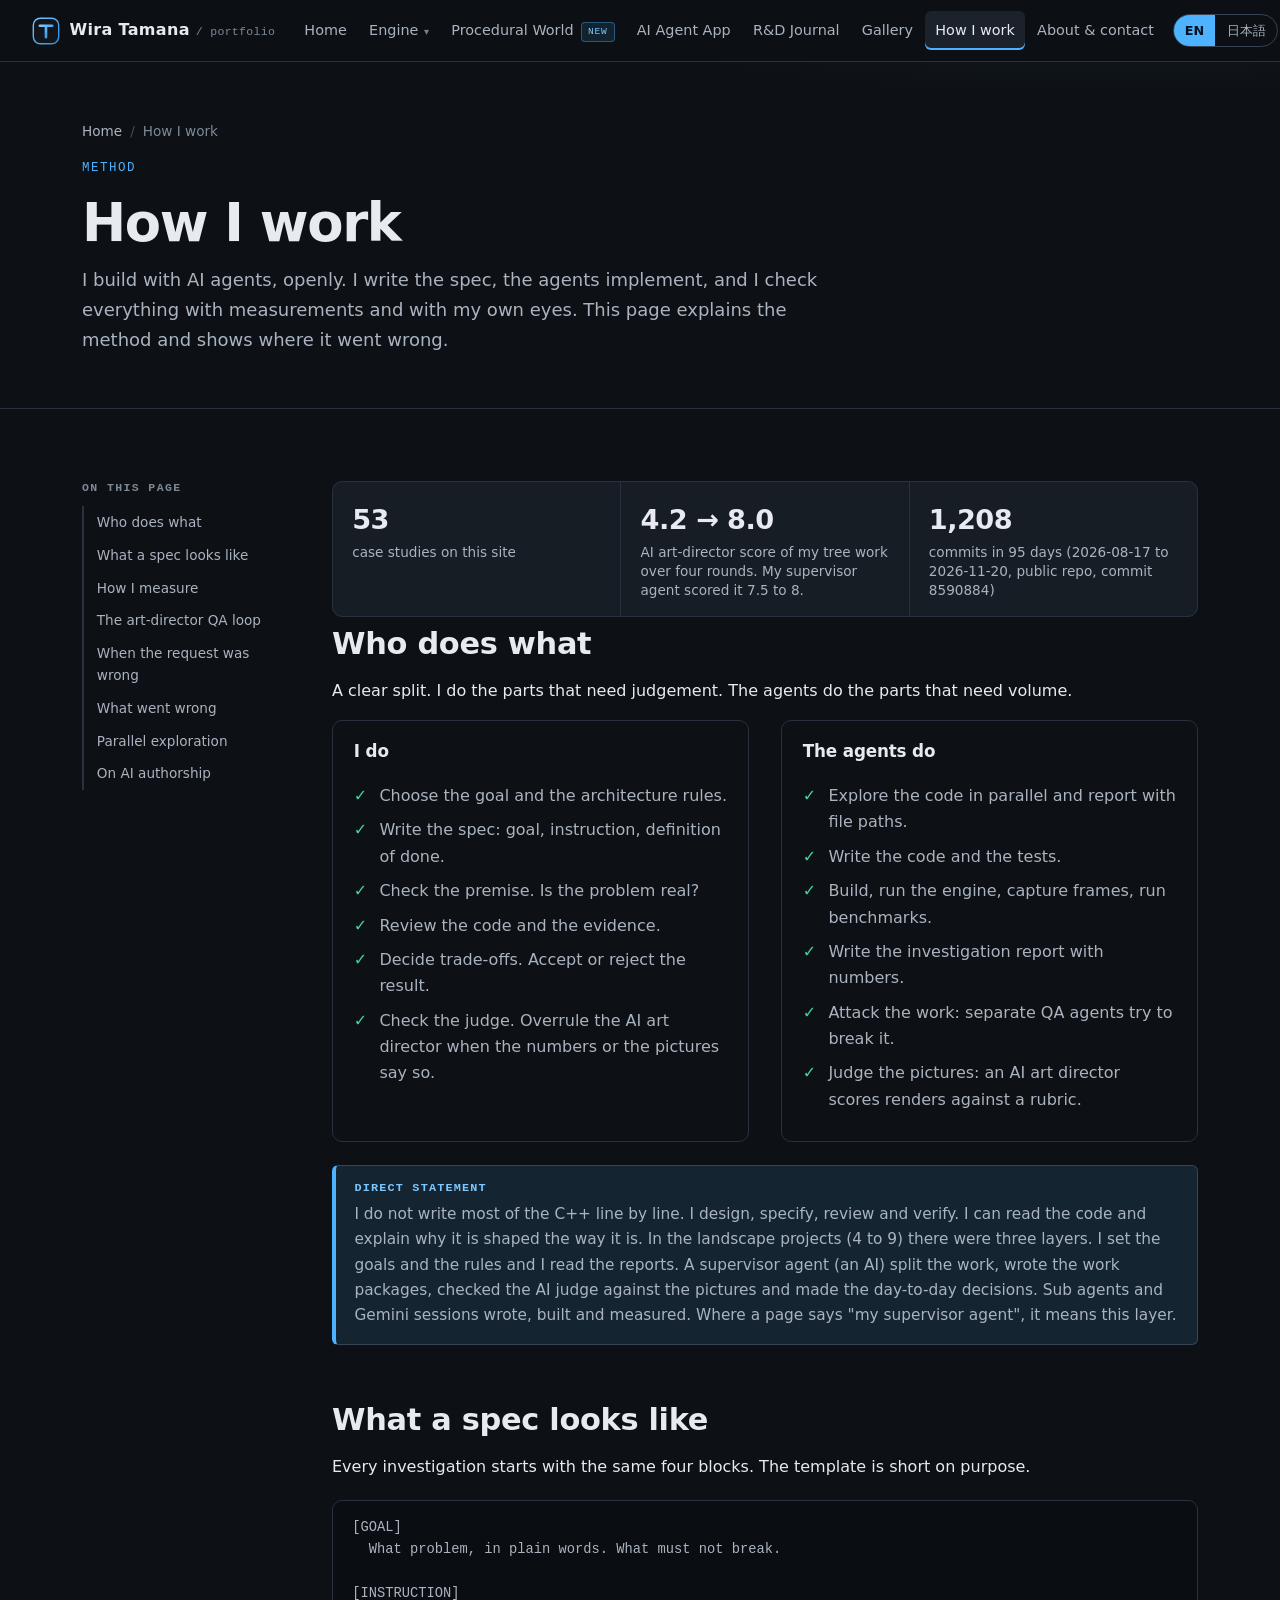
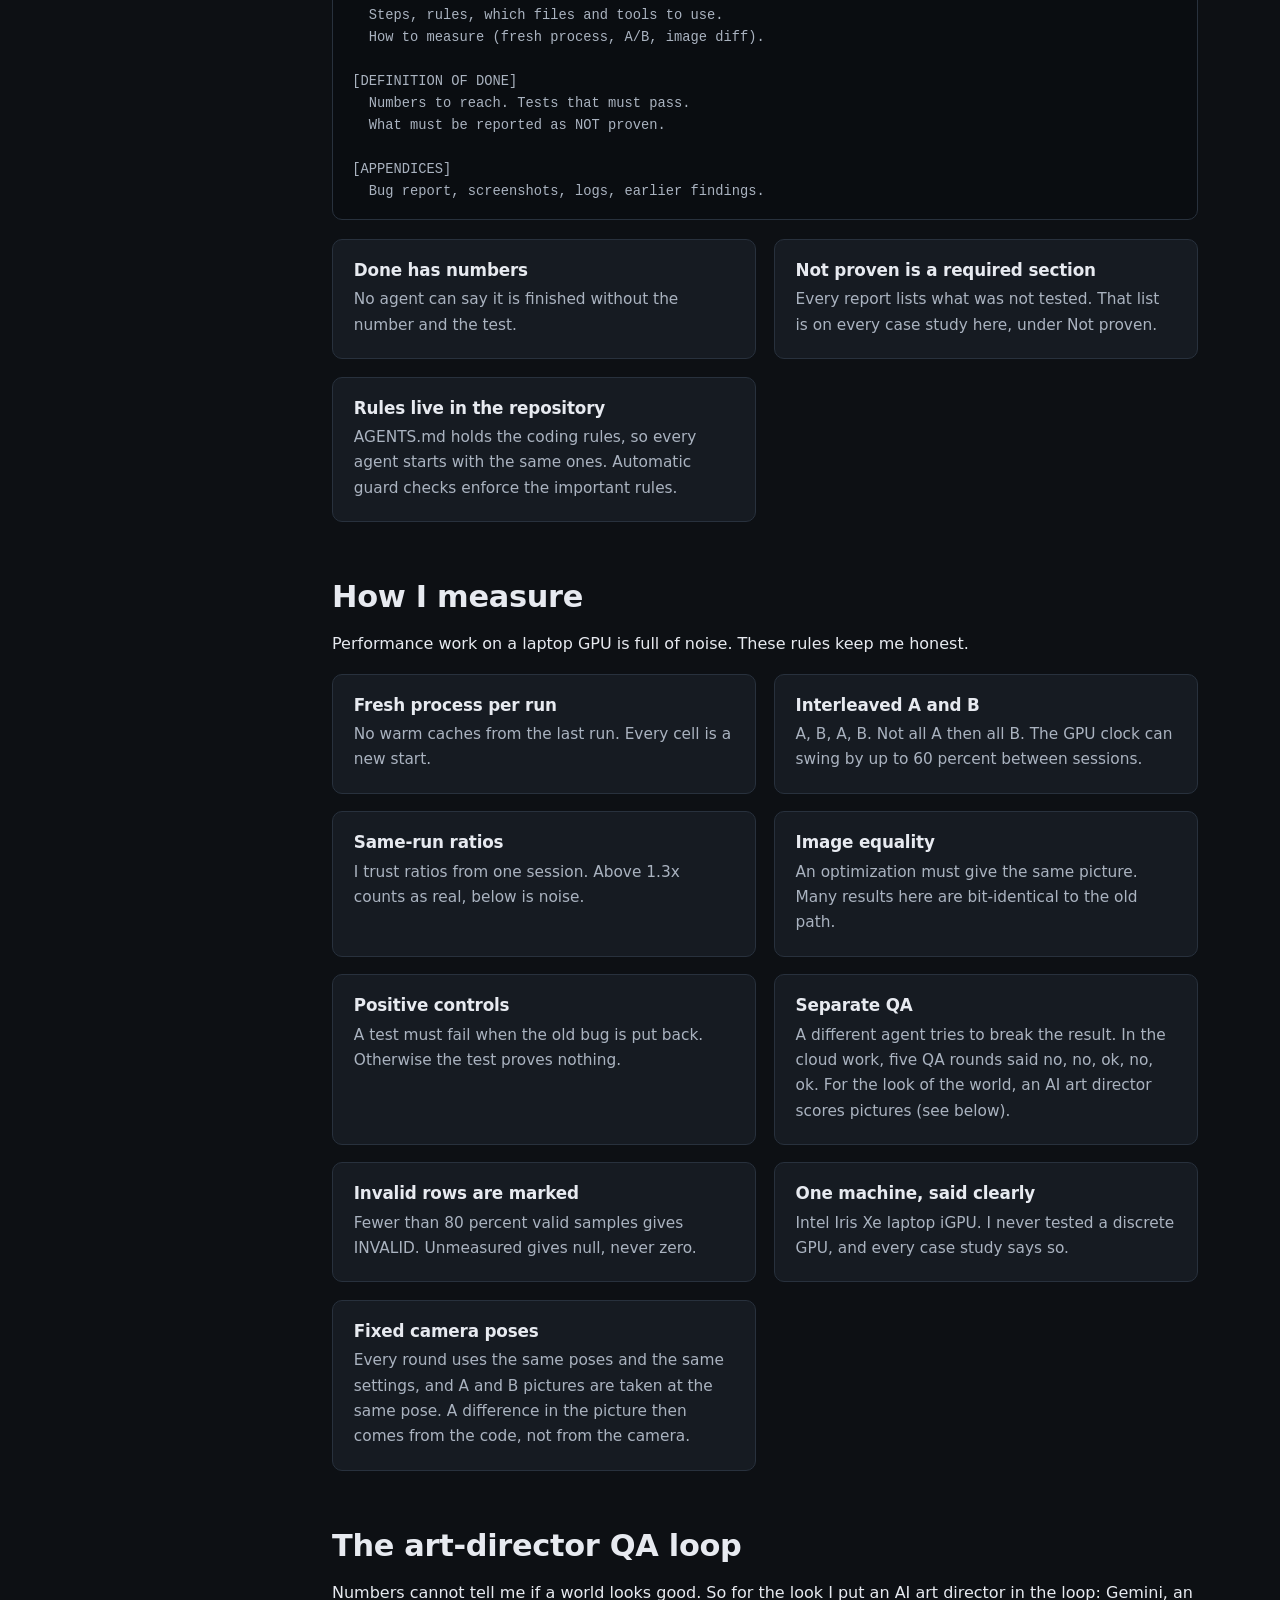
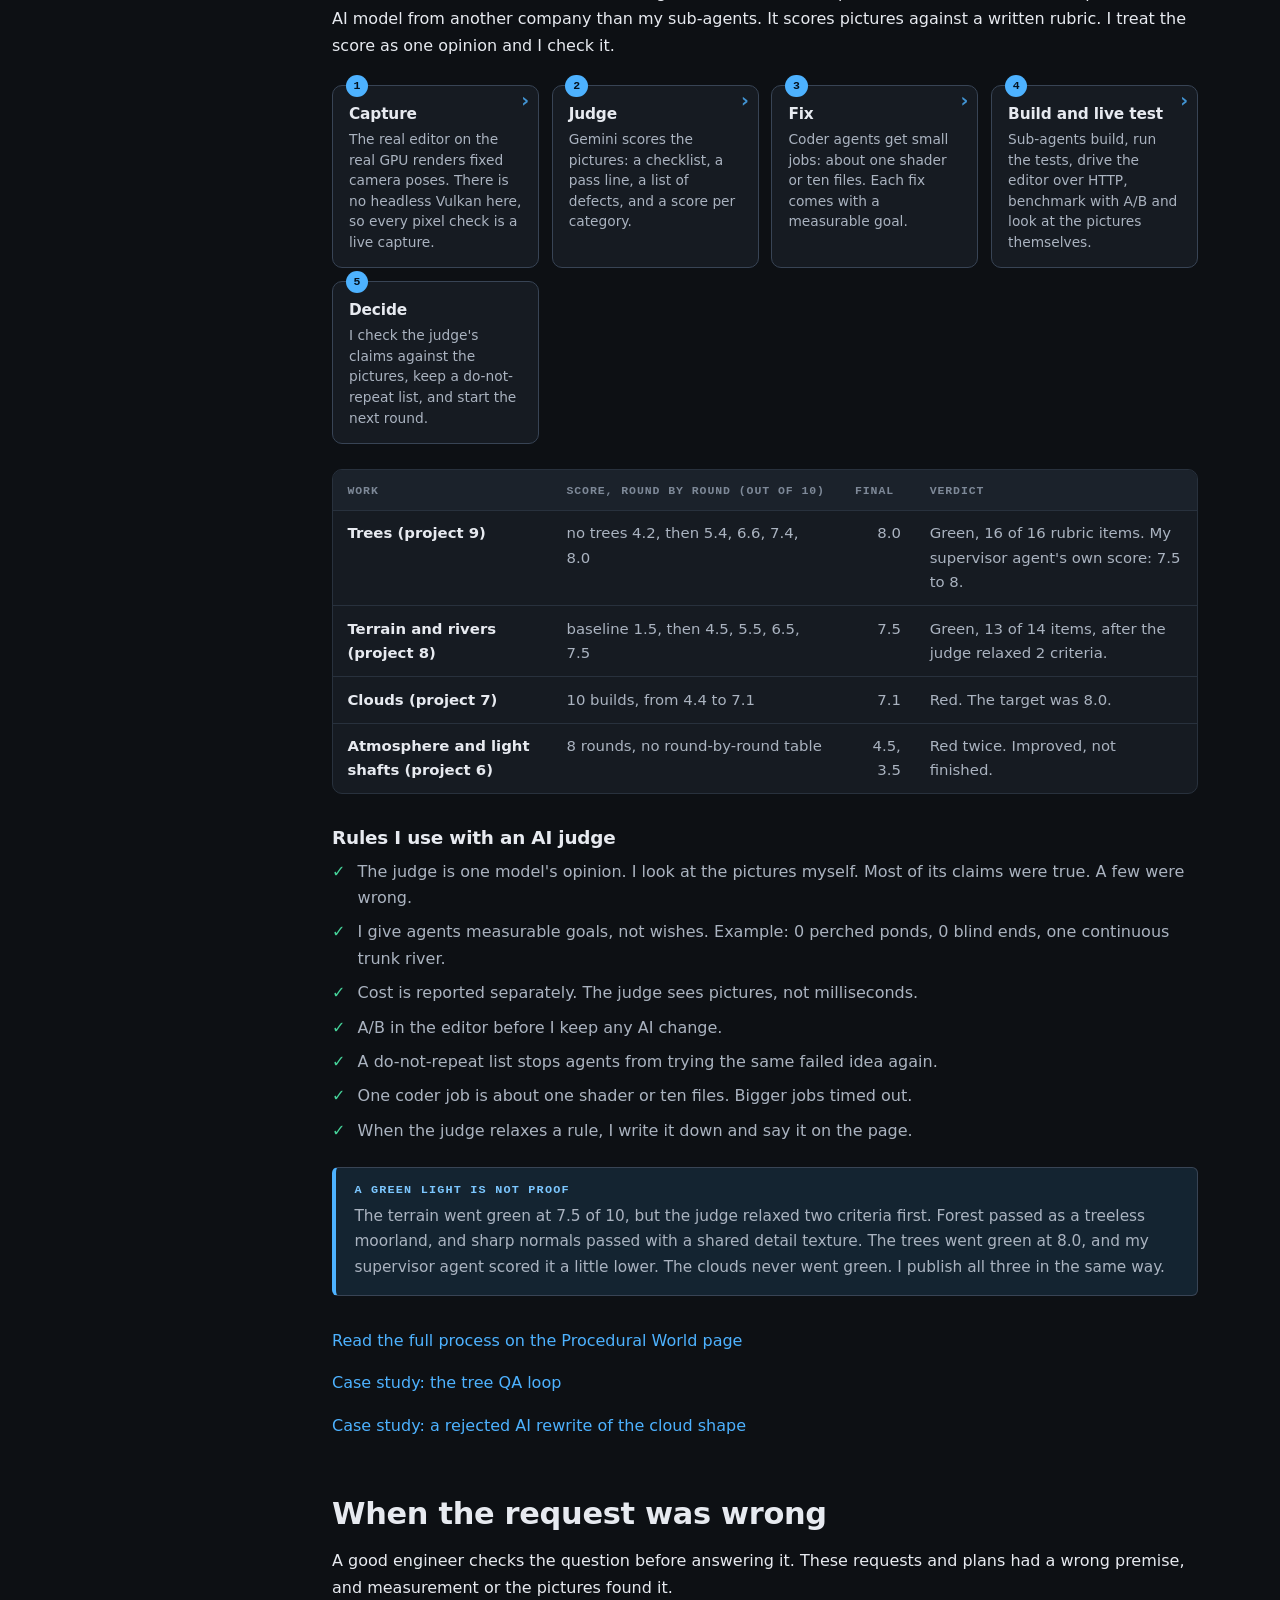
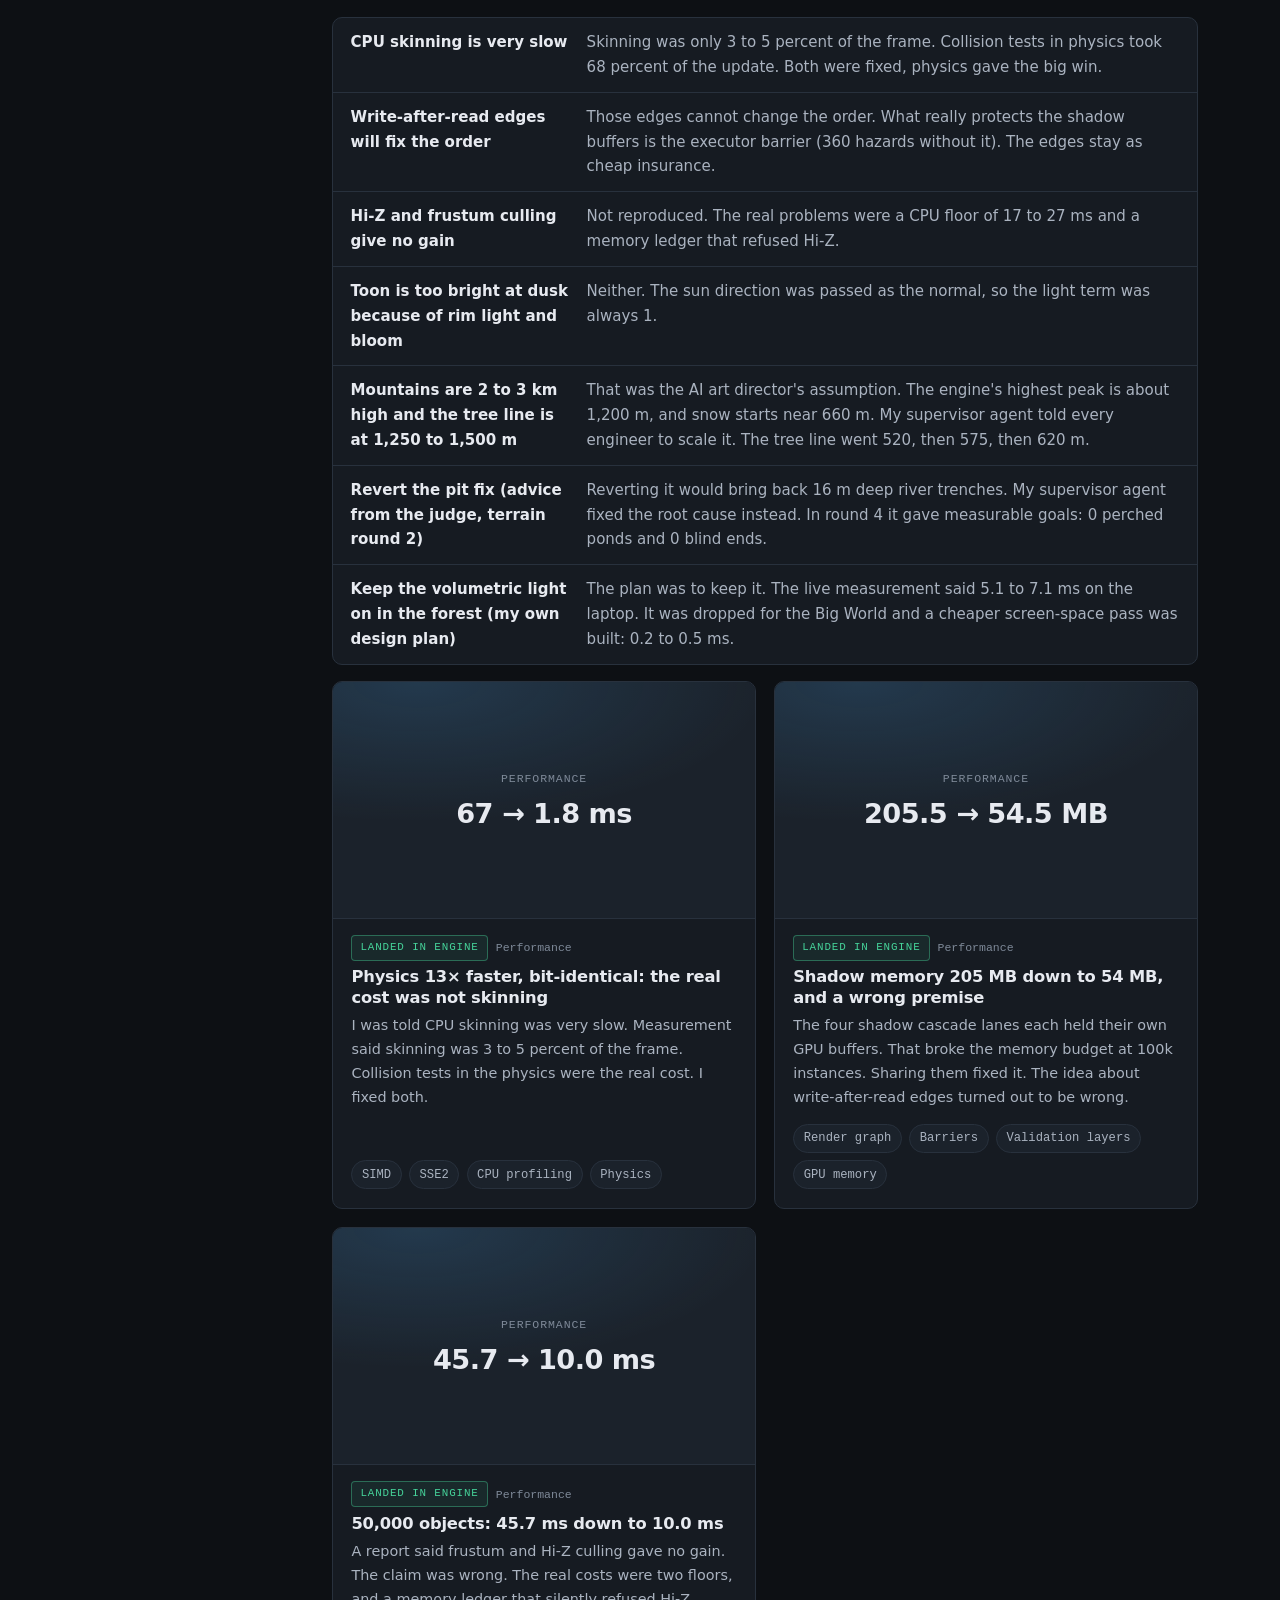
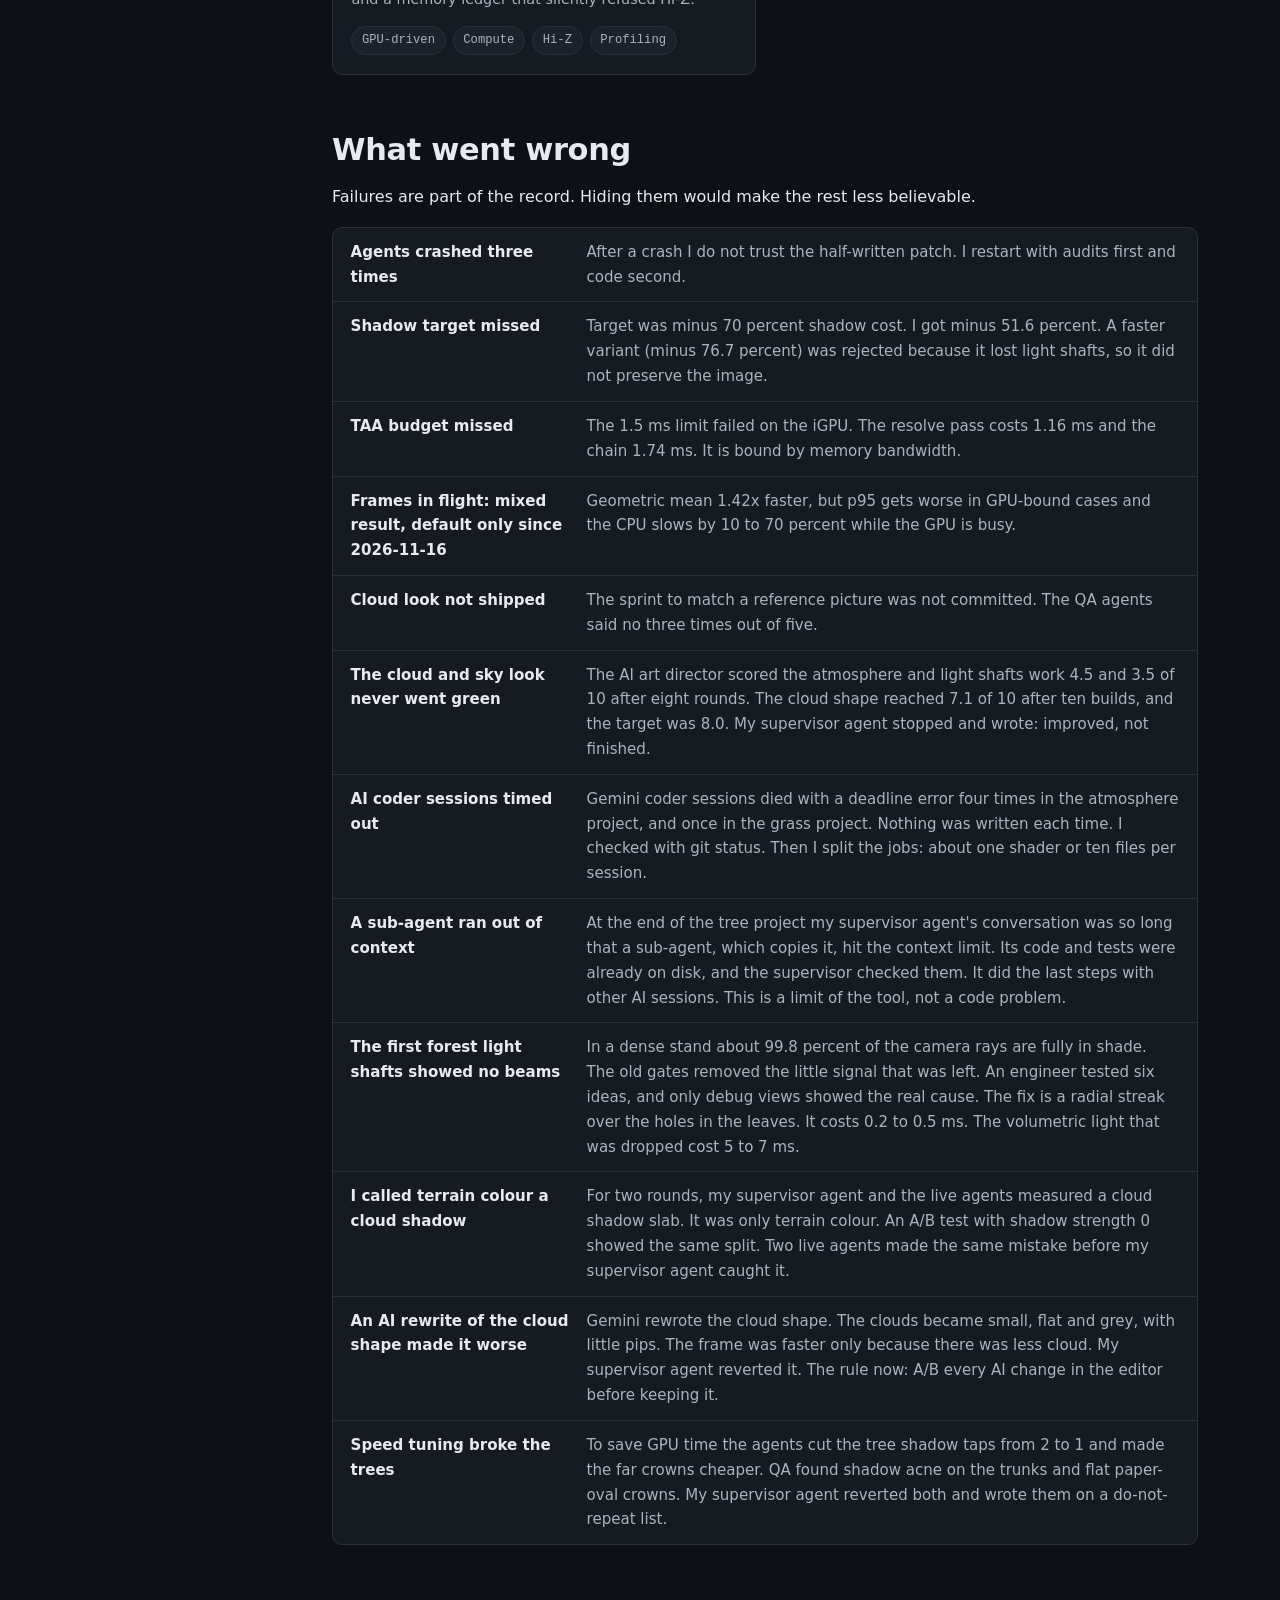
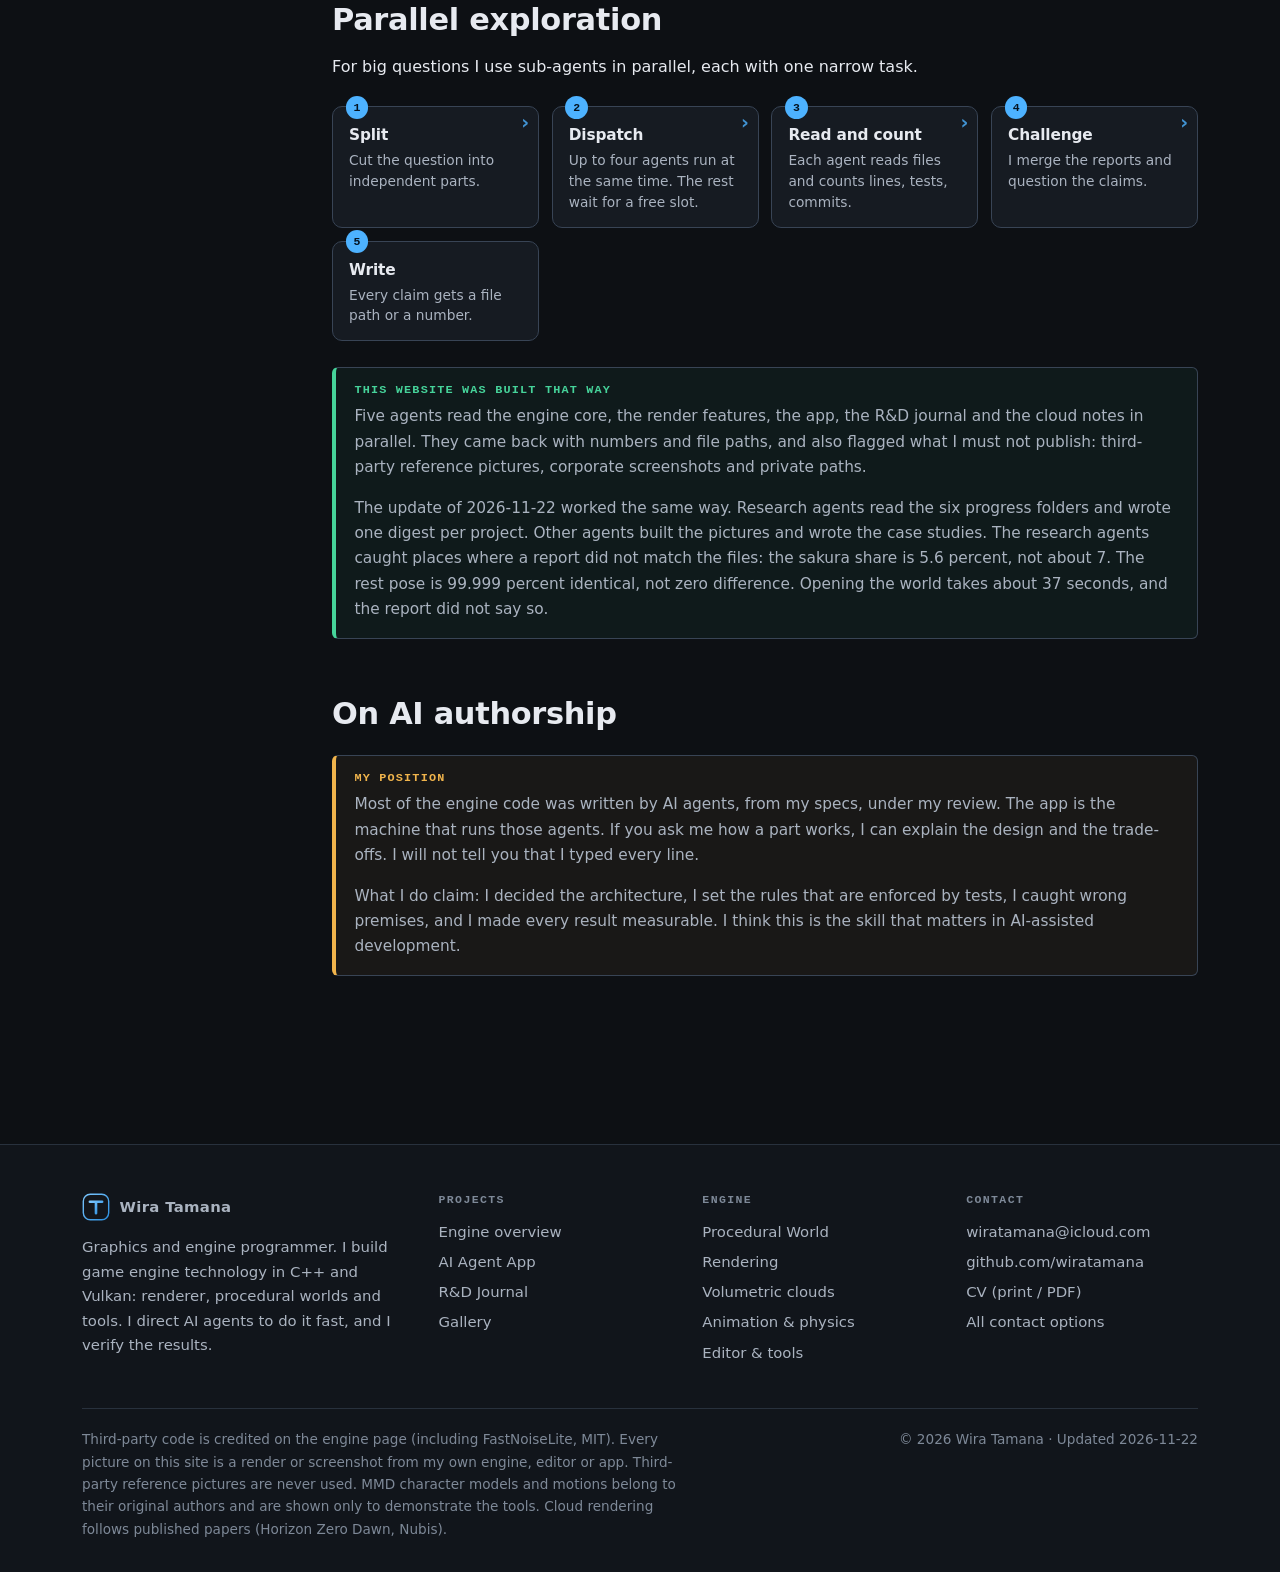
<file: workflow.html>
<!DOCTYPE html>
<html lang="en" data-page="workflow" data-bundles="common,workflow,cases" data-scripts="data/cases,components/case-card,pages/workflow" data-title="workflow.title" data-desc="workflow.desc">
<head>
<meta charset="utf-8">
<meta name="viewport" content="width=device-width, initial-scale=1">
<!--seo:begin-->
<title>How I work: directing AI agents and verifying with numbers · Wira Tamana</title>
<meta name="description" content="How I write specs, direct parallel AI agents, run an AI art-director QA loop, measure honestly and report what was not proven.">
<meta name="theme-color" content="#0d1014">
<link rel="canonical" href="https://wiratamana.github.io/GreatTamanaWeb/workflow.html">
<link rel="alternate" hreflang="en" href="https://wiratamana.github.io/GreatTamanaWeb/workflow.html">
<link rel="alternate" hreflang="ja" href="https://wiratamana.github.io/GreatTamanaWeb/workflow.html?lang=ja">
<link rel="alternate" hreflang="x-default" href="https://wiratamana.github.io/GreatTamanaWeb/workflow.html">
<meta property="og:type" content="website">
<meta property="og:site_name" content="Wira Tamana">
<meta property="og:title" content="How I work: directing AI agents and verifying with numbers · Wira Tamana">
<meta property="og:description" content="How I write specs, direct parallel AI agents, run an AI art-director QA loop, measure honestly and report what was not proven.">
<meta property="og:url" content="https://wiratamana.github.io/GreatTamanaWeb/workflow.html">
<meta property="og:locale" content="en_US">
<meta property="og:locale:alternate" content="ja_JP">
<meta property="og:image" content="https://wiratamana.github.io/GreatTamanaWeb/assets/media/app-subagents.webp">
<meta property="og:image:width" content="1484">
<meta property="og:image:height" content="990">
<meta property="og:image:alt" content="Parallel sub-agents in GreatTamanaApp">
<meta name="twitter:card" content="summary_large_image">
<meta name="twitter:title" content="How I work: directing AI agents and verifying with numbers · Wira Tamana">
<meta name="twitter:description" content="How I write specs, direct parallel AI agents, run an AI art-director QA loop, measure honestly and report what was not proven.">
<meta name="twitter:image" content="https://wiratamana.github.io/GreatTamanaWeb/assets/media/app-subagents.webp">
<meta name="twitter:image:alt" content="Parallel sub-agents in GreatTamanaApp">
<link rel="icon" href="assets/icons/favicon.ico" sizes="any">
<link rel="icon" href="assets/icons/favicon.svg" type="image/svg+xml">
<link rel="apple-touch-icon" href="assets/icons/apple-touch-icon.png">
<!--seo:end-->
<link rel="stylesheet" href="css/tokens.css">
<link rel="stylesheet" href="css/base.css">
<link rel="stylesheet" href="css/components.css">
<script src="js/core/loader.js"></script>
</head>
<body>
<a class="skip" href="#main" data-i18n="skip"></a>
<div id="site-header"></div>
<!--seo:noscript-->
<noscript>
<div class="wrap" style="padding-block:2rem">
<p><strong>Wira Tamana</strong>: Graphics, engine and tools programmer. Vulkan game engine in C++20, an AI agent desktop app in C#, and an R&amp;D journal with measured results. Looking for a role in Japan.</p>
<p>This site needs JavaScript for its texts and the language switch. Without it, use these links:</p>
<ul>
<li><a href="engine.html">Engine and editor</a></li>
<li><a href="world.html">Procedural world</a></li>
<li><a href="journal.html">R&amp;D journal</a></li>
<li><a href="app.html">AI agent app</a></li>
<li><a href="about.html">About and contact</a></li>
<li><a href="mailto:wiratamana@icloud.com">wiratamana@icloud.com</a></li>
<li><a href="https://github.com/wiratamana">GitHub</a></li>
</ul>
</div>
</noscript>
<!--seo:/noscript-->

<main id="main">
  <header class="page-head"><div class="wrap">
    <nav class="crumbs" aria-label="Breadcrumb"><a href="index.html" data-i18n="nav.home"></a><span class="sep">/</span><span data-i18n="nav.workflow"></span></nav>
    <span class="eyebrow" data-i18n="workflow.eyebrow"></span>
    <h1 data-i18n="workflow.h1"></h1>
    <p class="lead" data-i18n="workflow.lead"></p>
  </div></header>

  <div class="section"><div class="wrap"><div class="page-grid">
    <aside class="toc" id="toc"></aside>
    <div class="content">

      <div class="stats" style="margin-top:0" data-repeat="workflow.stats" data-tpl="stat"></div>

      <section class="block">
        <h2 id="roles" data-i18n="workflow.roles.h"></h2>
        <p data-i18n="workflow.roles.p"></p>
        <div class="cols2">
          <div class="card flat"><h3 data-i18n="workflow.roles.me.h"></h3><ul class="ticks" data-repeat="workflow.roles.me" data-tpl="li"></ul></div>
          <div class="card flat"><h3 data-i18n="workflow.roles.ai.h"></h3><ul class="ticks" data-repeat="workflow.roles.ai" data-tpl="li"></ul></div>
        </div>
        <div class="callout lesson"><h4 data-i18n="workflow.roles.note.h"></h4><p data-i18n="workflow.roles.note.p"></p></div>
      </section>

      <section class="block">
        <h2 id="spec" data-i18n="workflow.spec.h"></h2>
        <p data-i18n="workflow.spec.p"></p>
<pre class="code" data-i18n="workflow.spec.code" aria-label="Spec template"></pre>
        <div class="grid g3" data-repeat="workflow.spec" data-tpl="card"></div>
      </section>

      <section class="block">
        <h2 id="method" data-i18n="workflow.method.h"></h2>
        <p data-i18n="workflow.method.p"></p>
        <div class="grid g3" data-repeat="workflow.method" data-tpl="card"></div>
      </section>

      <section class="block">
        <h2 id="qa" data-i18n="workflow.qa.h"></h2>
        <p data-i18n="workflow.qa.p"></p>
        <div class="flow" data-repeat="workflow.qa.flow" data-tpl="step"></div>
        <div class="table-wrap"><table class="tbl">
          <thead><tr><th data-i18n="workflow.qa.th1"></th><th data-i18n="workflow.qa.th2"></th><th data-i18n="workflow.qa.th3"></th><th data-i18n="workflow.qa.th4"></th></tr></thead>
          <tbody data-repeat="workflow.qa.score" data-tpl="tr"></tbody>
        </table></div>
        <h3 data-i18n="workflow.qa.rules.h"></h3>
        <ul class="ticks" data-repeat="workflow.qa.rules" data-tpl="li"></ul>
        <div class="callout lesson"><h4 data-i18n="workflow.qa.note.h"></h4><p data-i18n="workflow.qa.note.p"></p></div>
        <p class="sp-t"><a href="world.html#process" data-i18n="workflow.qa.more1"></a></p>
        <p><a href="case.html?id=tree-qa-loop" data-i18n="workflow.qa.more2"></a></p>
        <p><a href="case.html?id=cloud-rejected-rewrite" data-i18n="workflow.qa.more3"></a></p>
      </section>

      <section class="block">
        <h2 id="premise" data-i18n="workflow.premise.h"></h2>
        <p data-i18n="workflow.premise.p"></p>
        <div class="dl" data-repeat="workflow.premise" data-tpl="dl"></div>
        <div class="grid g3" id="premise-cases"></div>
      </section>

      <section class="block">
        <h2 id="failures" data-i18n="workflow.fail.h"></h2>
        <p data-i18n="workflow.fail.p"></p>
        <div class="dl" data-repeat="workflow.fail" data-tpl="dl"></div>
      </section>

      <section class="block">
        <h2 id="parallel" data-i18n="workflow.par.h"></h2>
        <p data-i18n="workflow.par.p"></p>
        <div class="flow" data-repeat="workflow.par" data-tpl="step"></div>
        <div class="callout good"><h4 data-i18n="workflow.par.note.h"></h4><p data-i18n="workflow.par.note.p"></p><p data-i18n="workflow.par.note.p2"></p></div>
      </section>

      <section class="block">
        <h2 id="honesty" data-i18n="workflow.honest.h"></h2>
        <div class="callout honest"><h4 data-i18n="workflow.honest.ch"></h4><p data-i18n="workflow.honest.p1"></p><p data-i18n="workflow.honest.p2"></p></div>
      </section>

    </div>
  </div></div></div>
</main>

<div id="site-footer"></div>
</body>
</html>
</file>
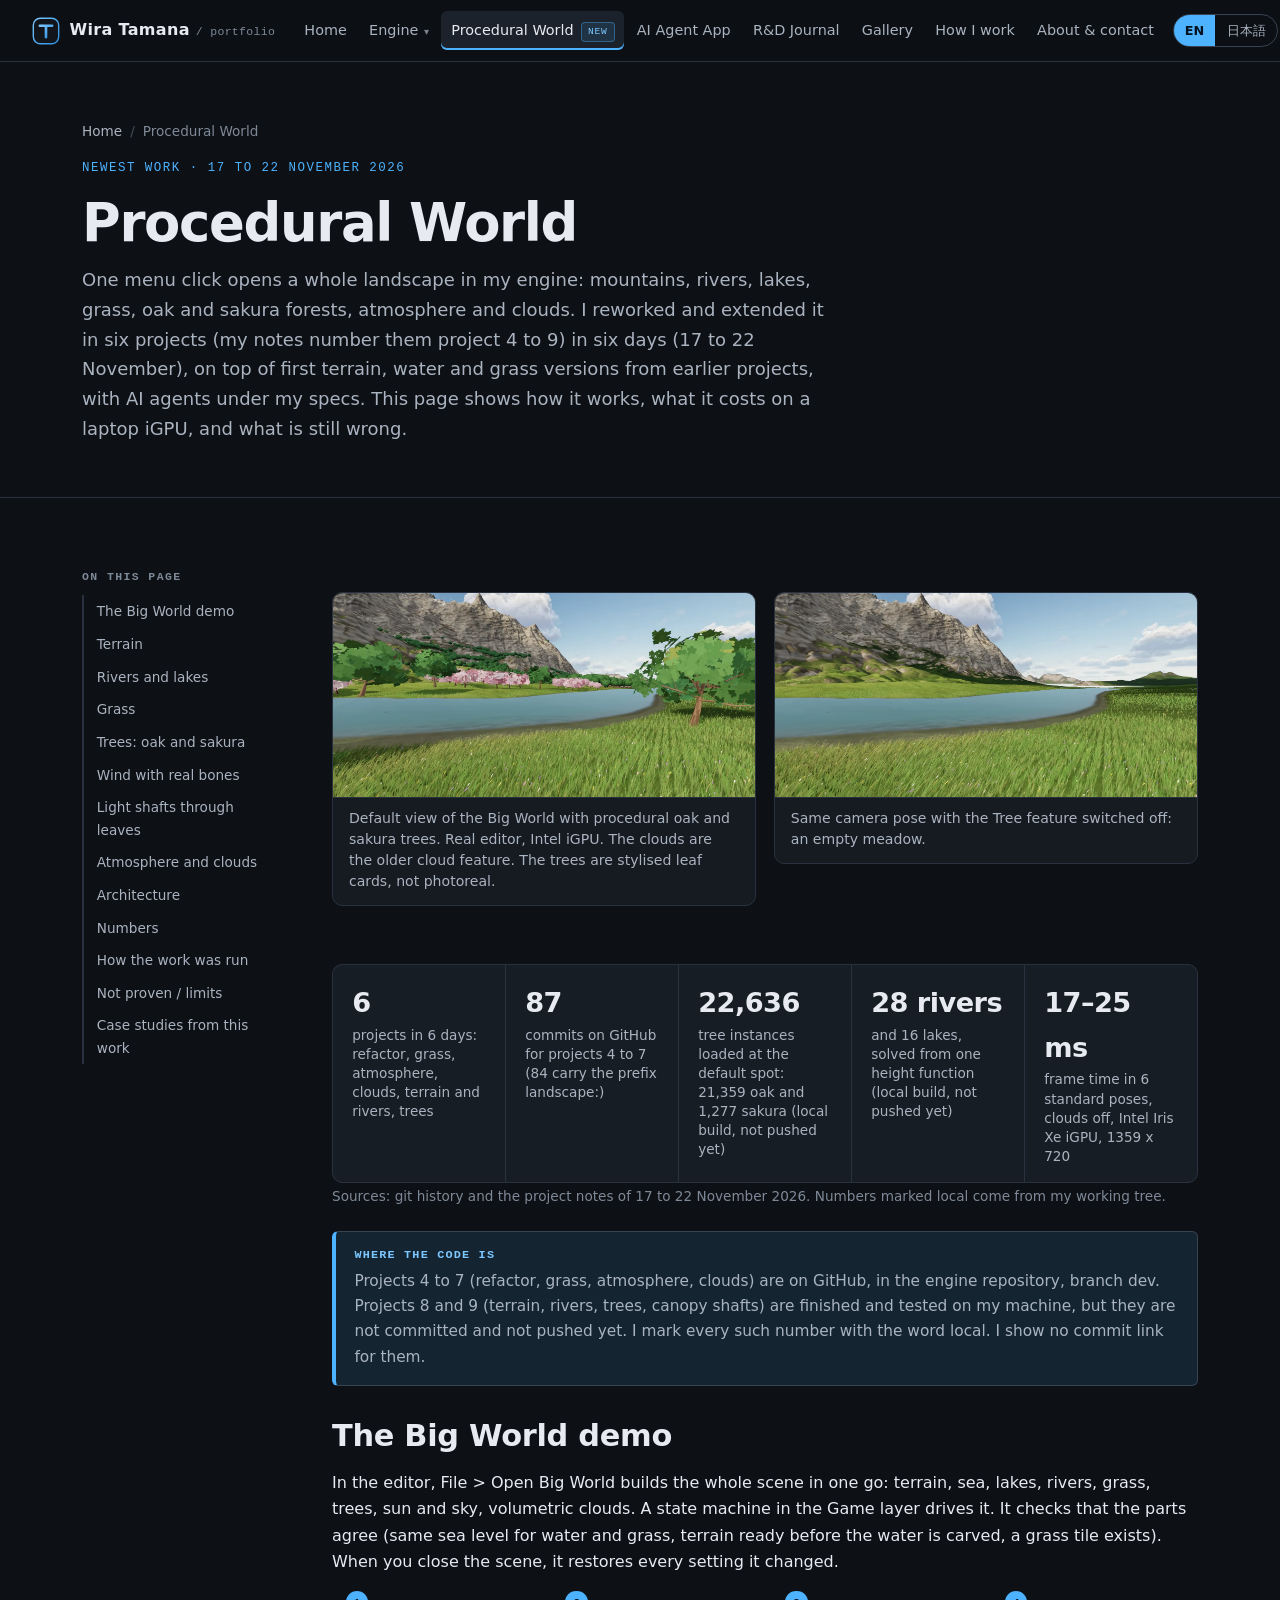
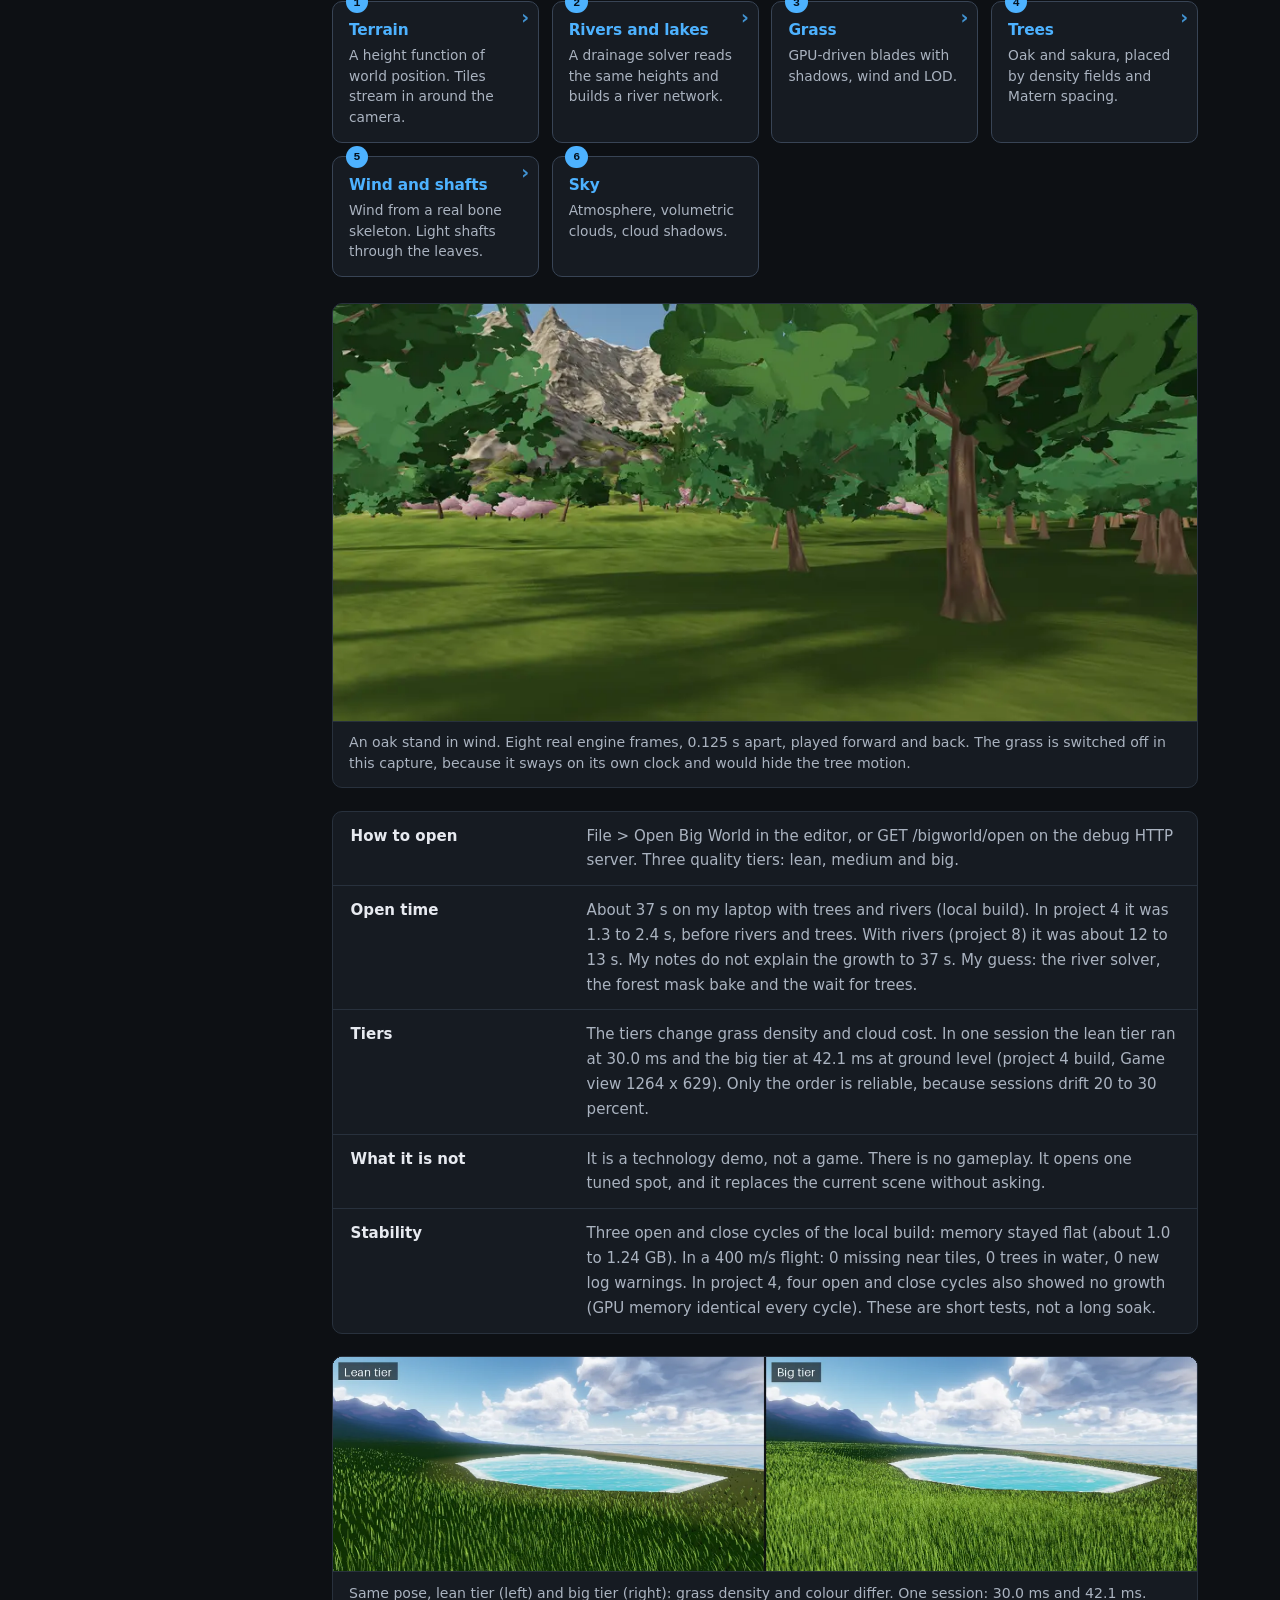
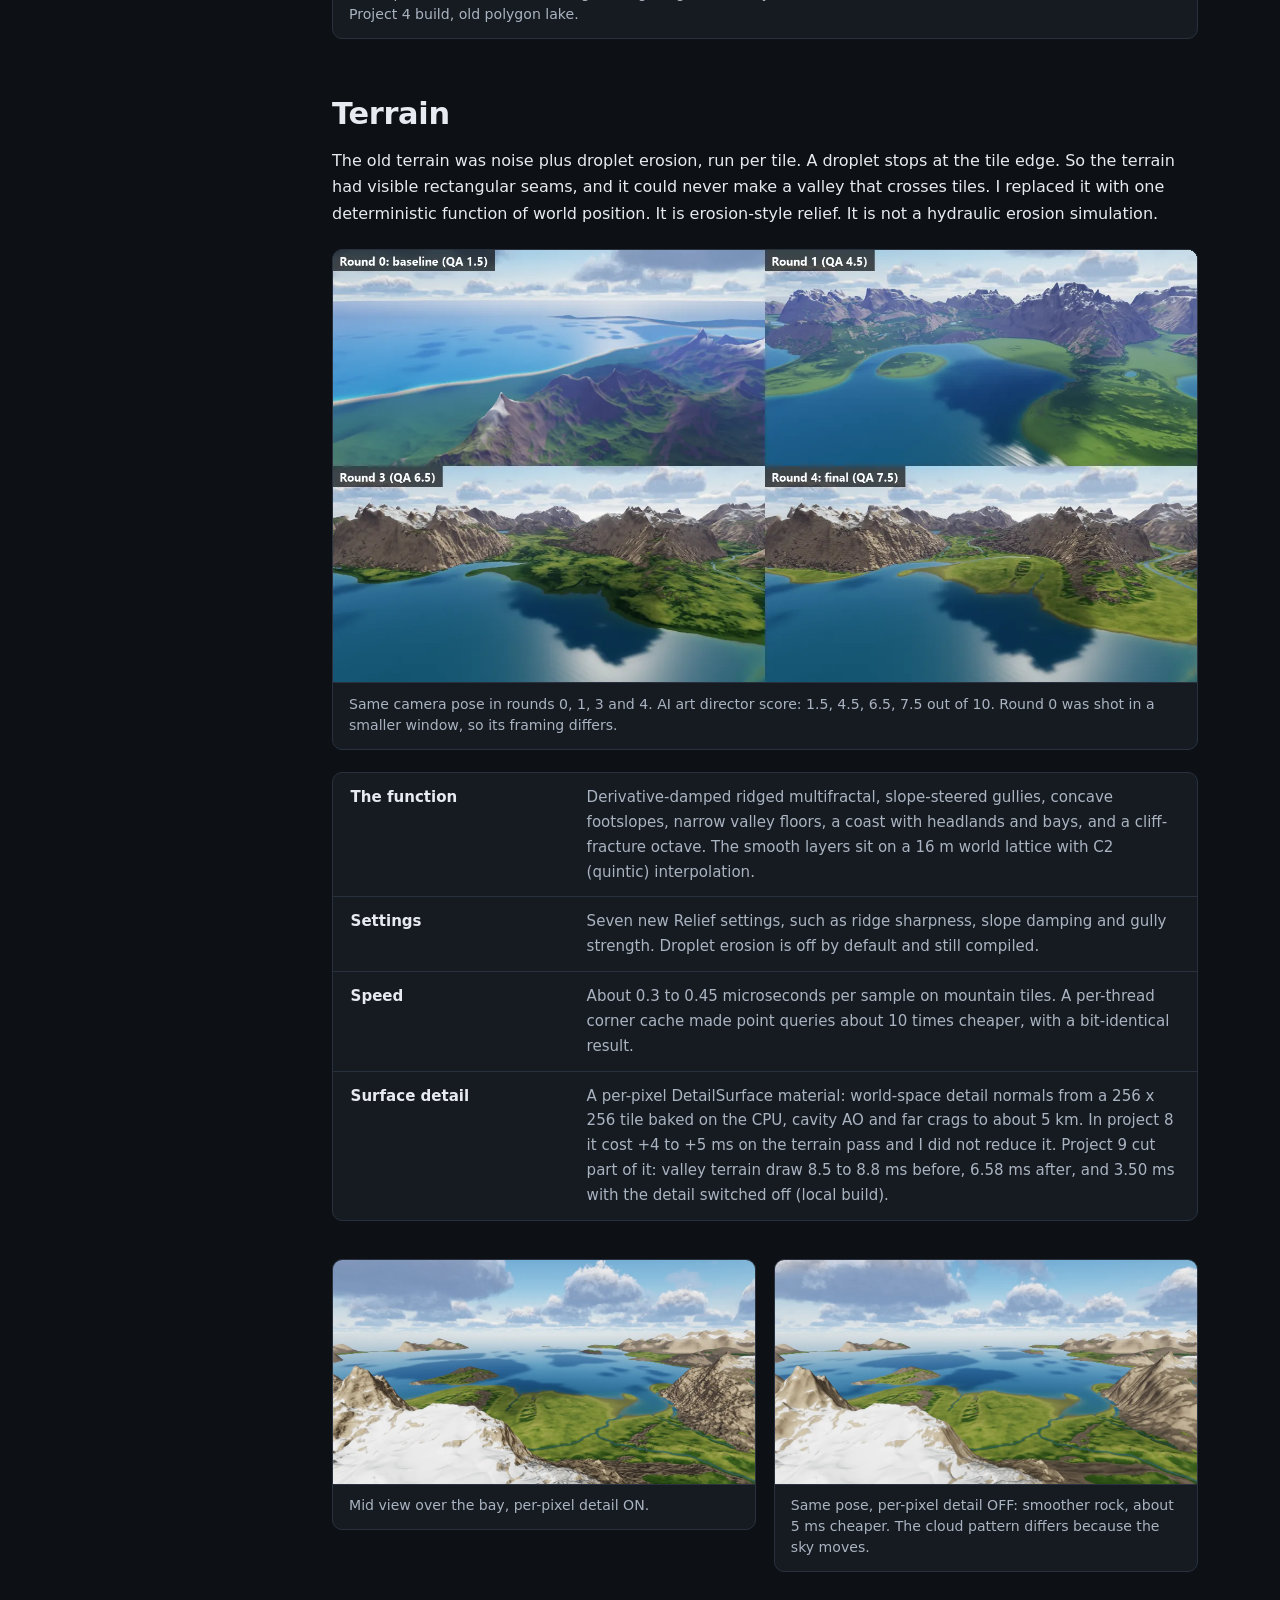
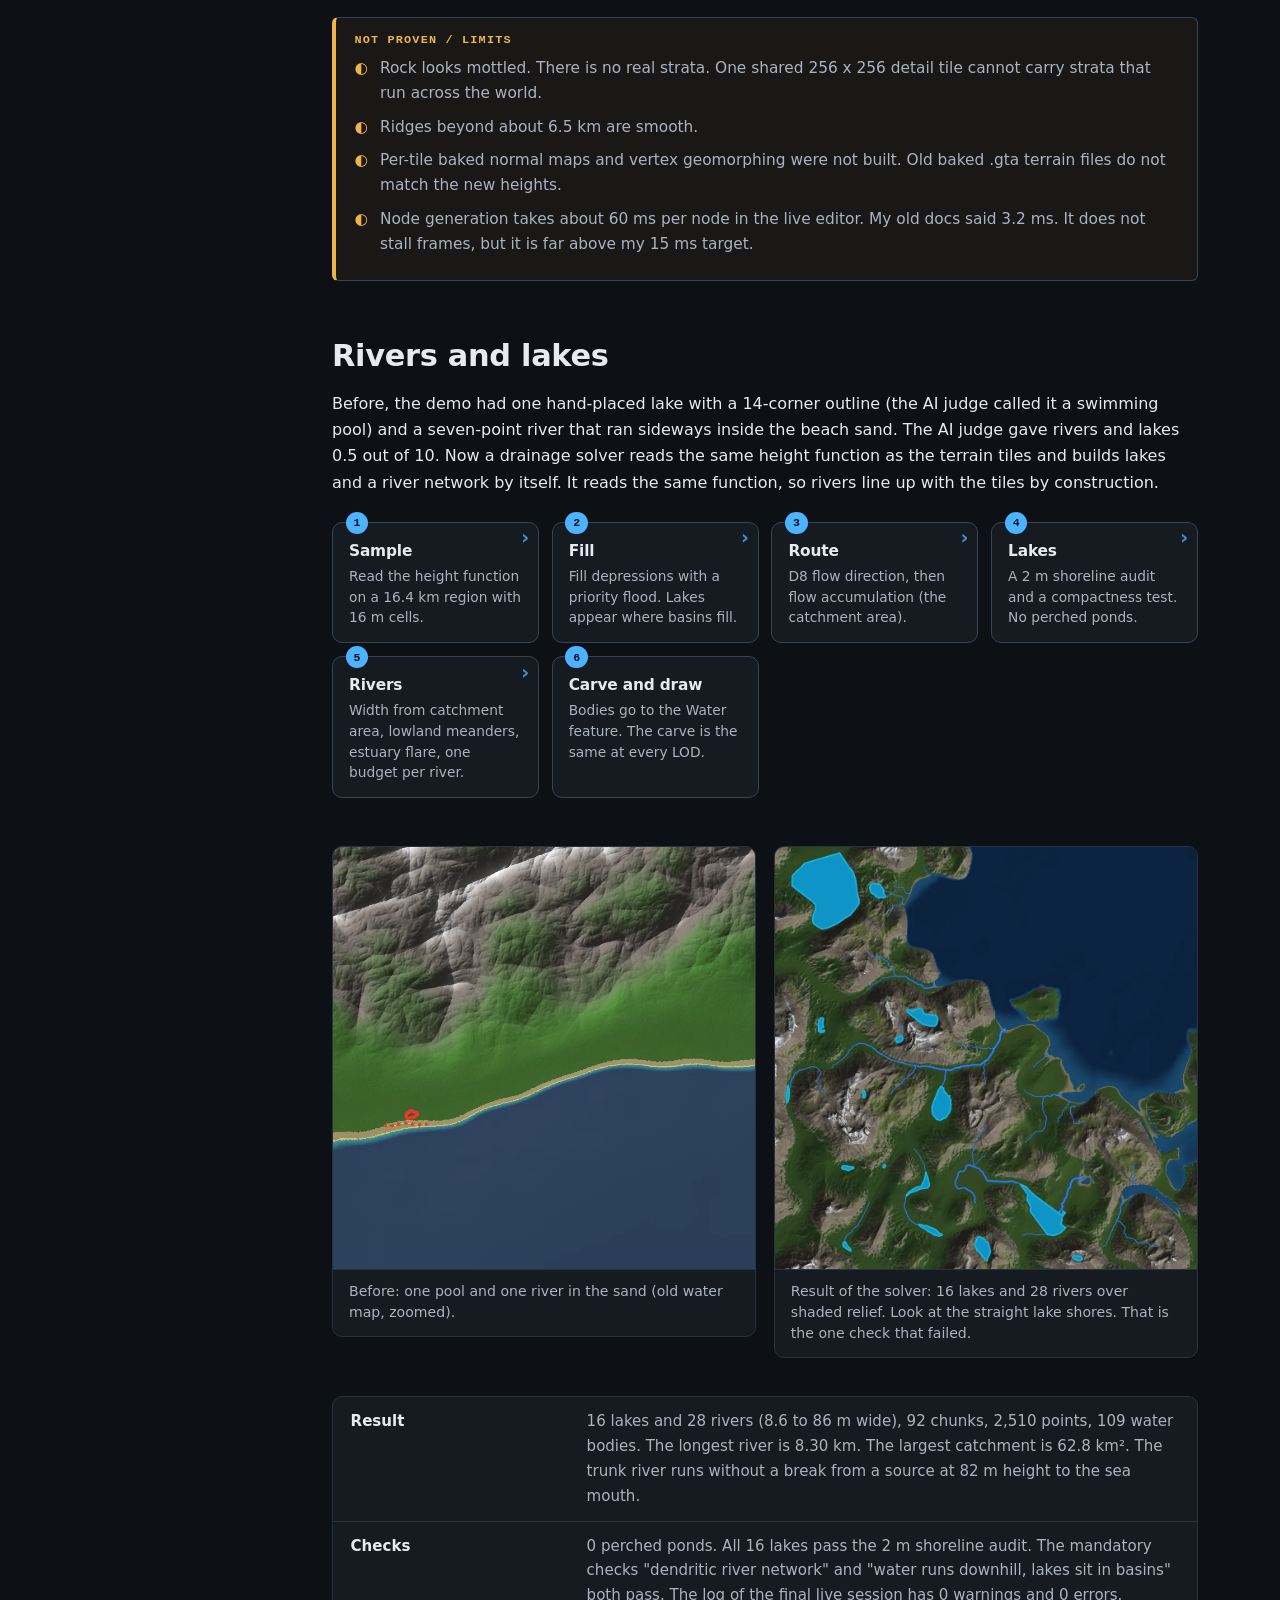
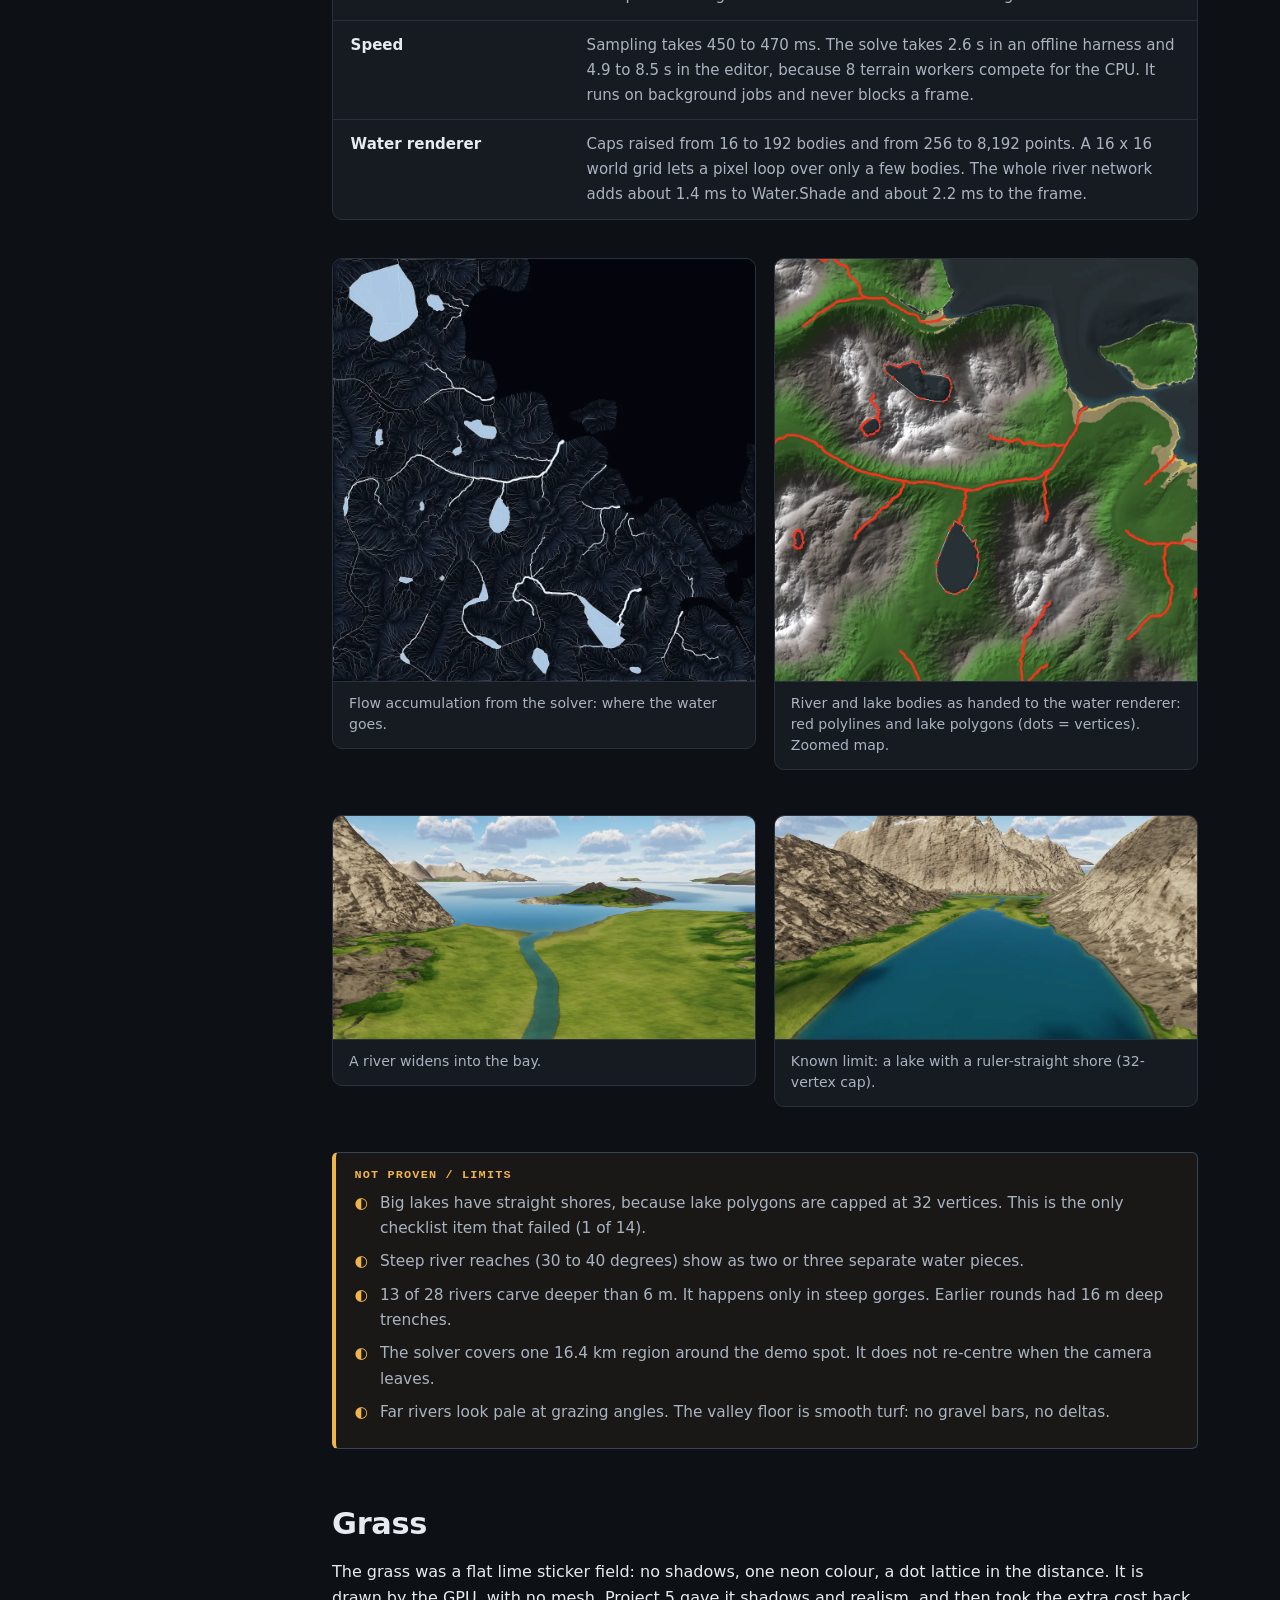
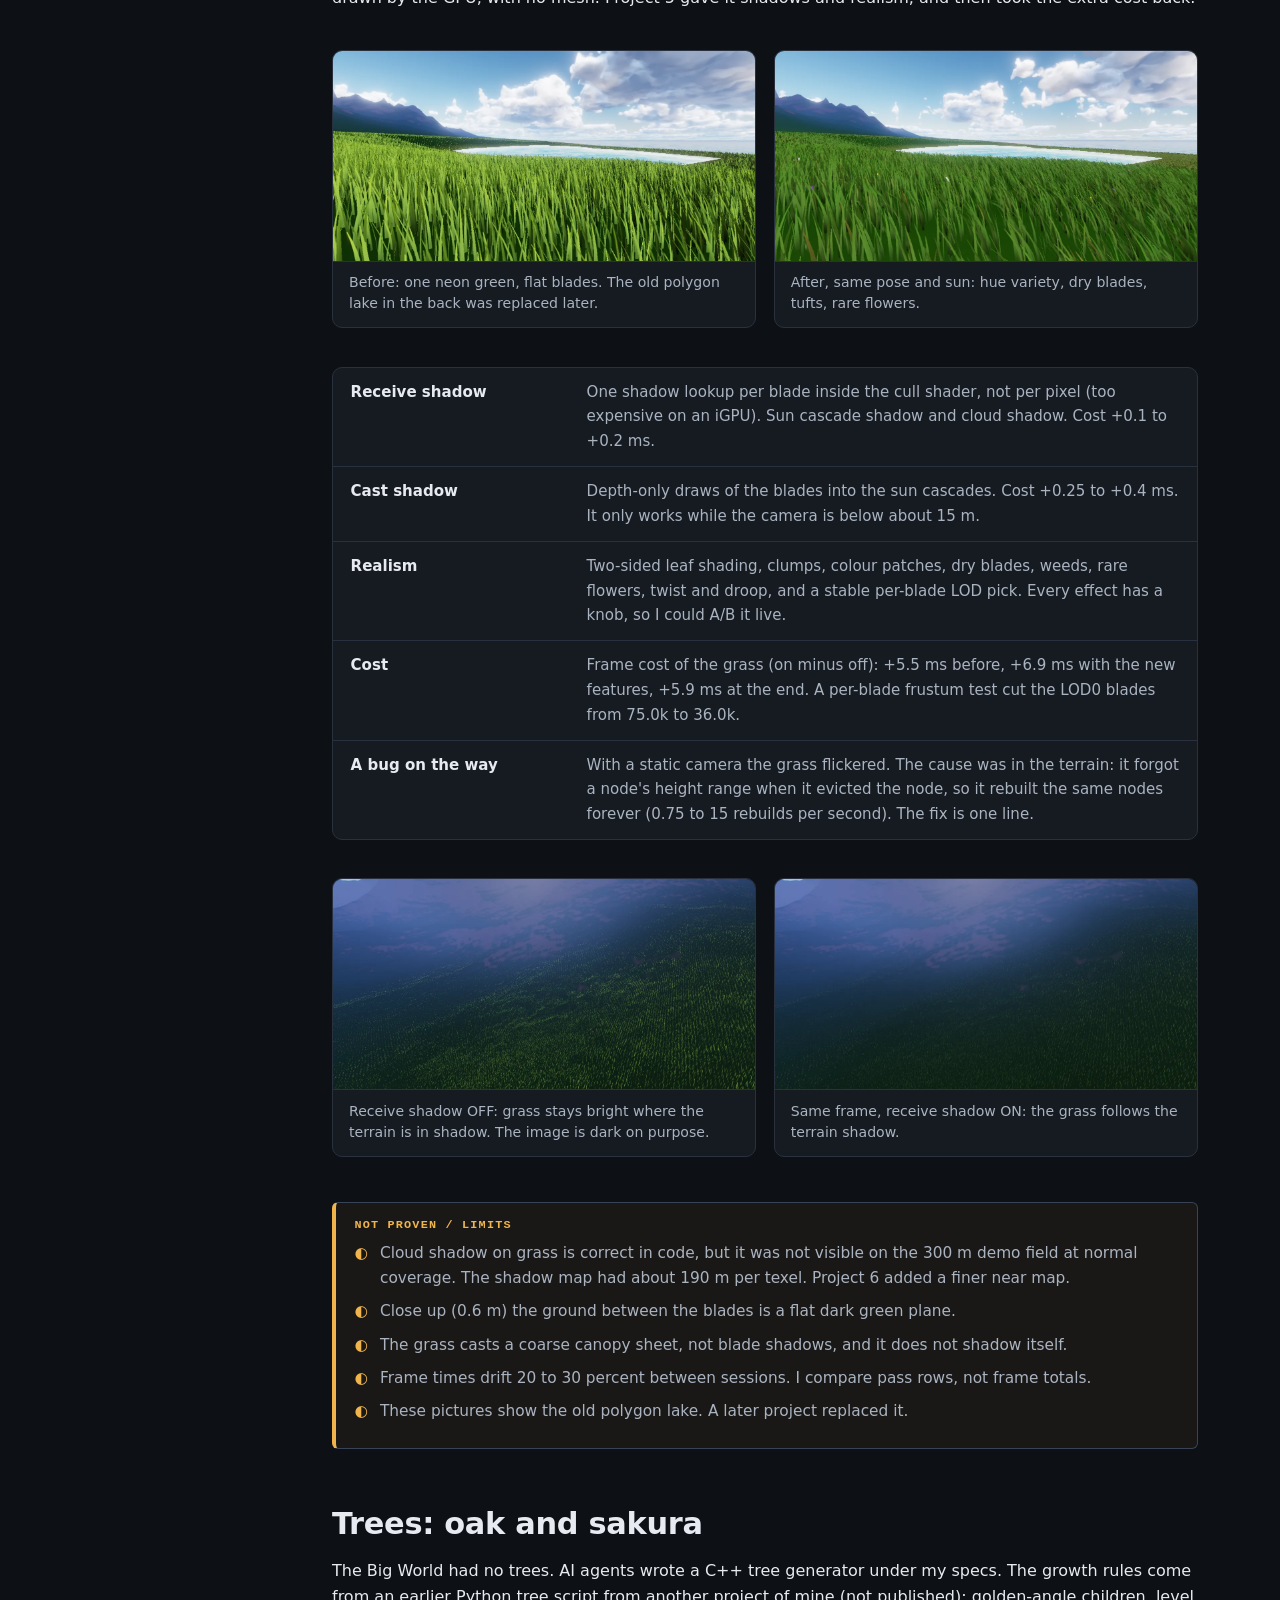
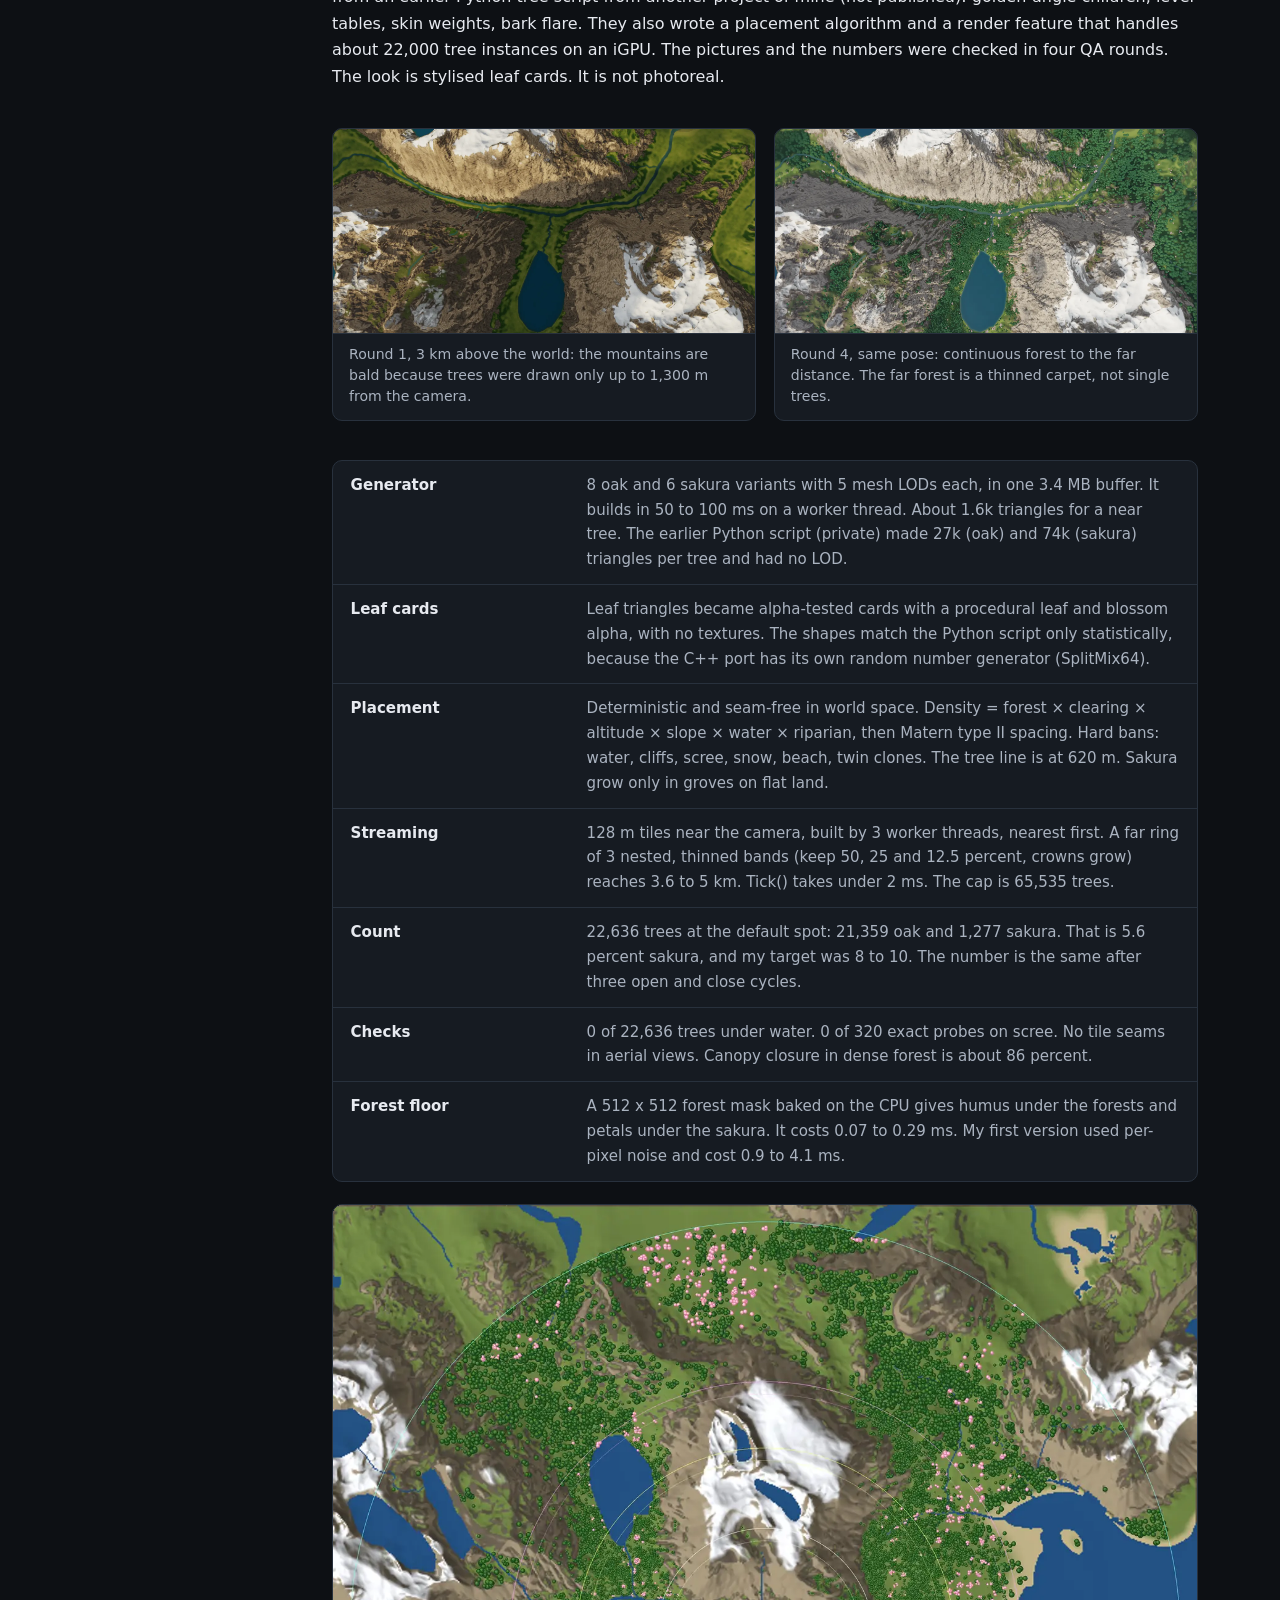
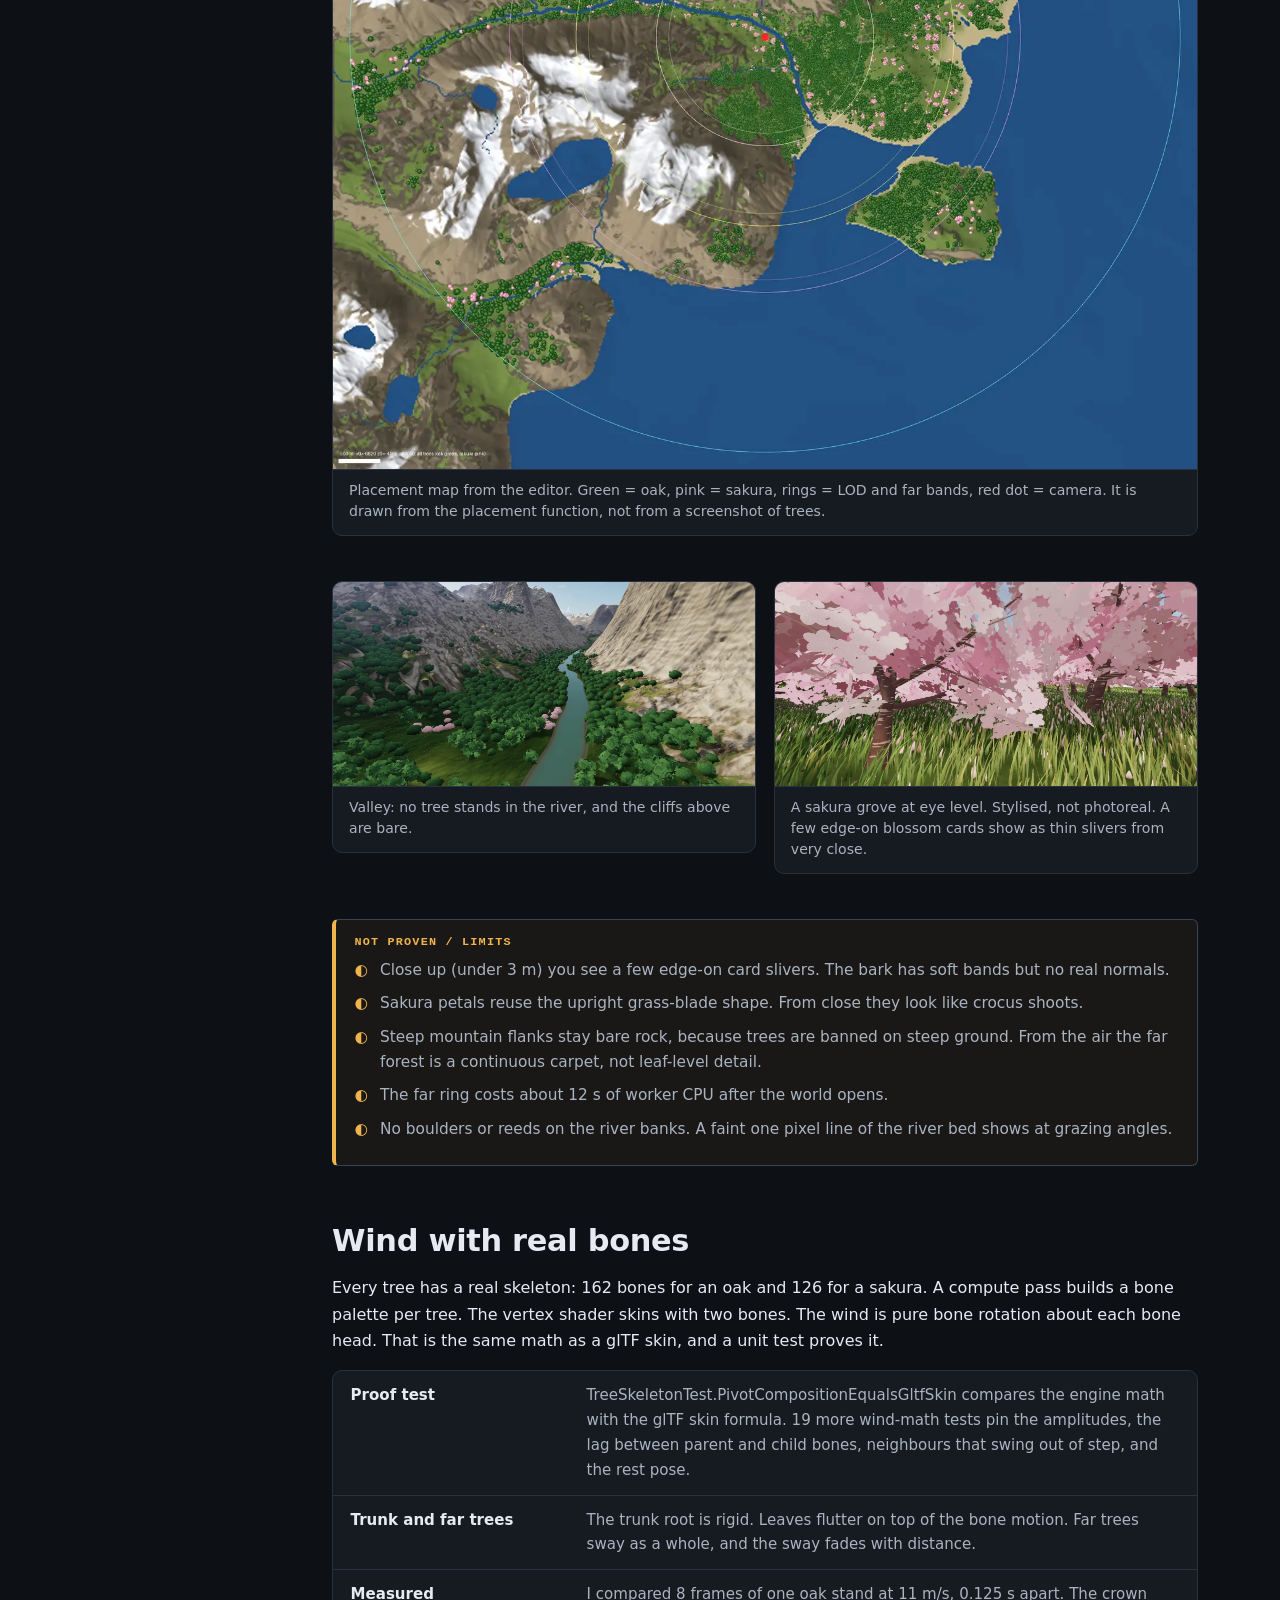
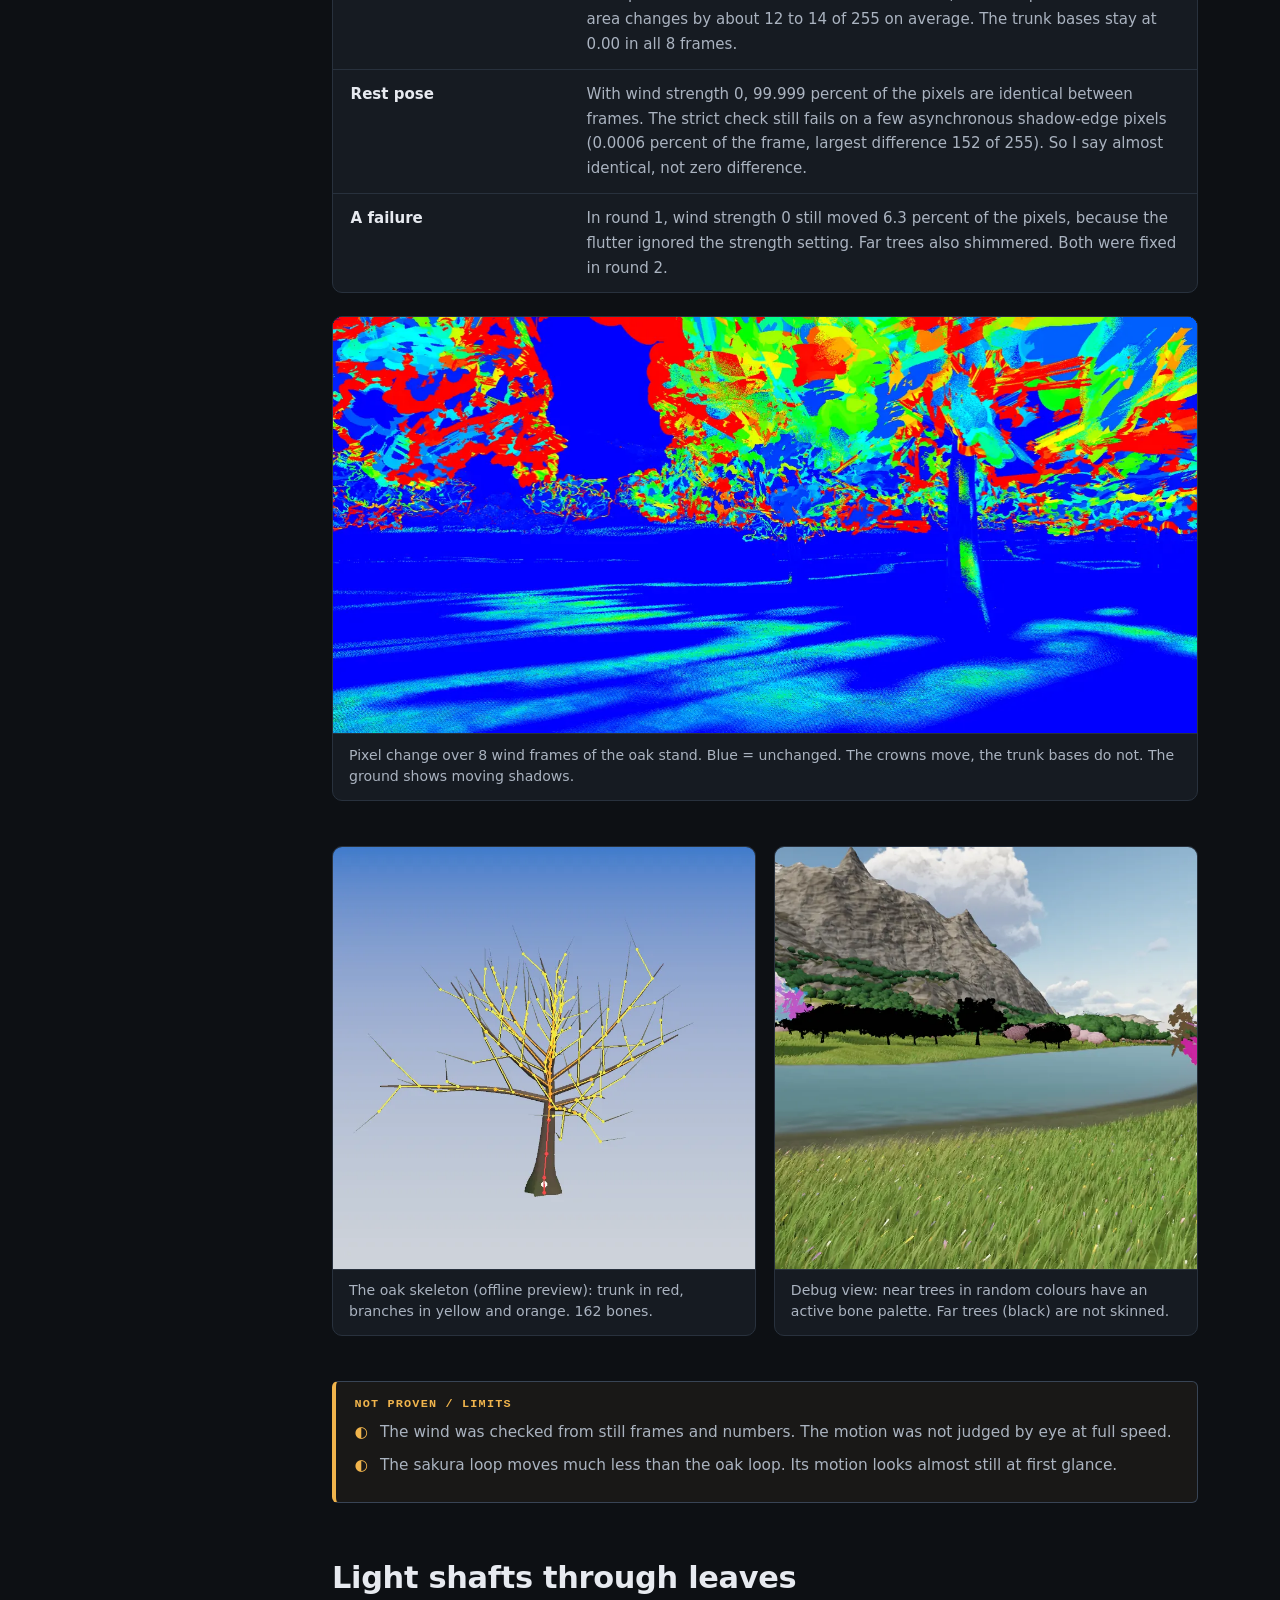
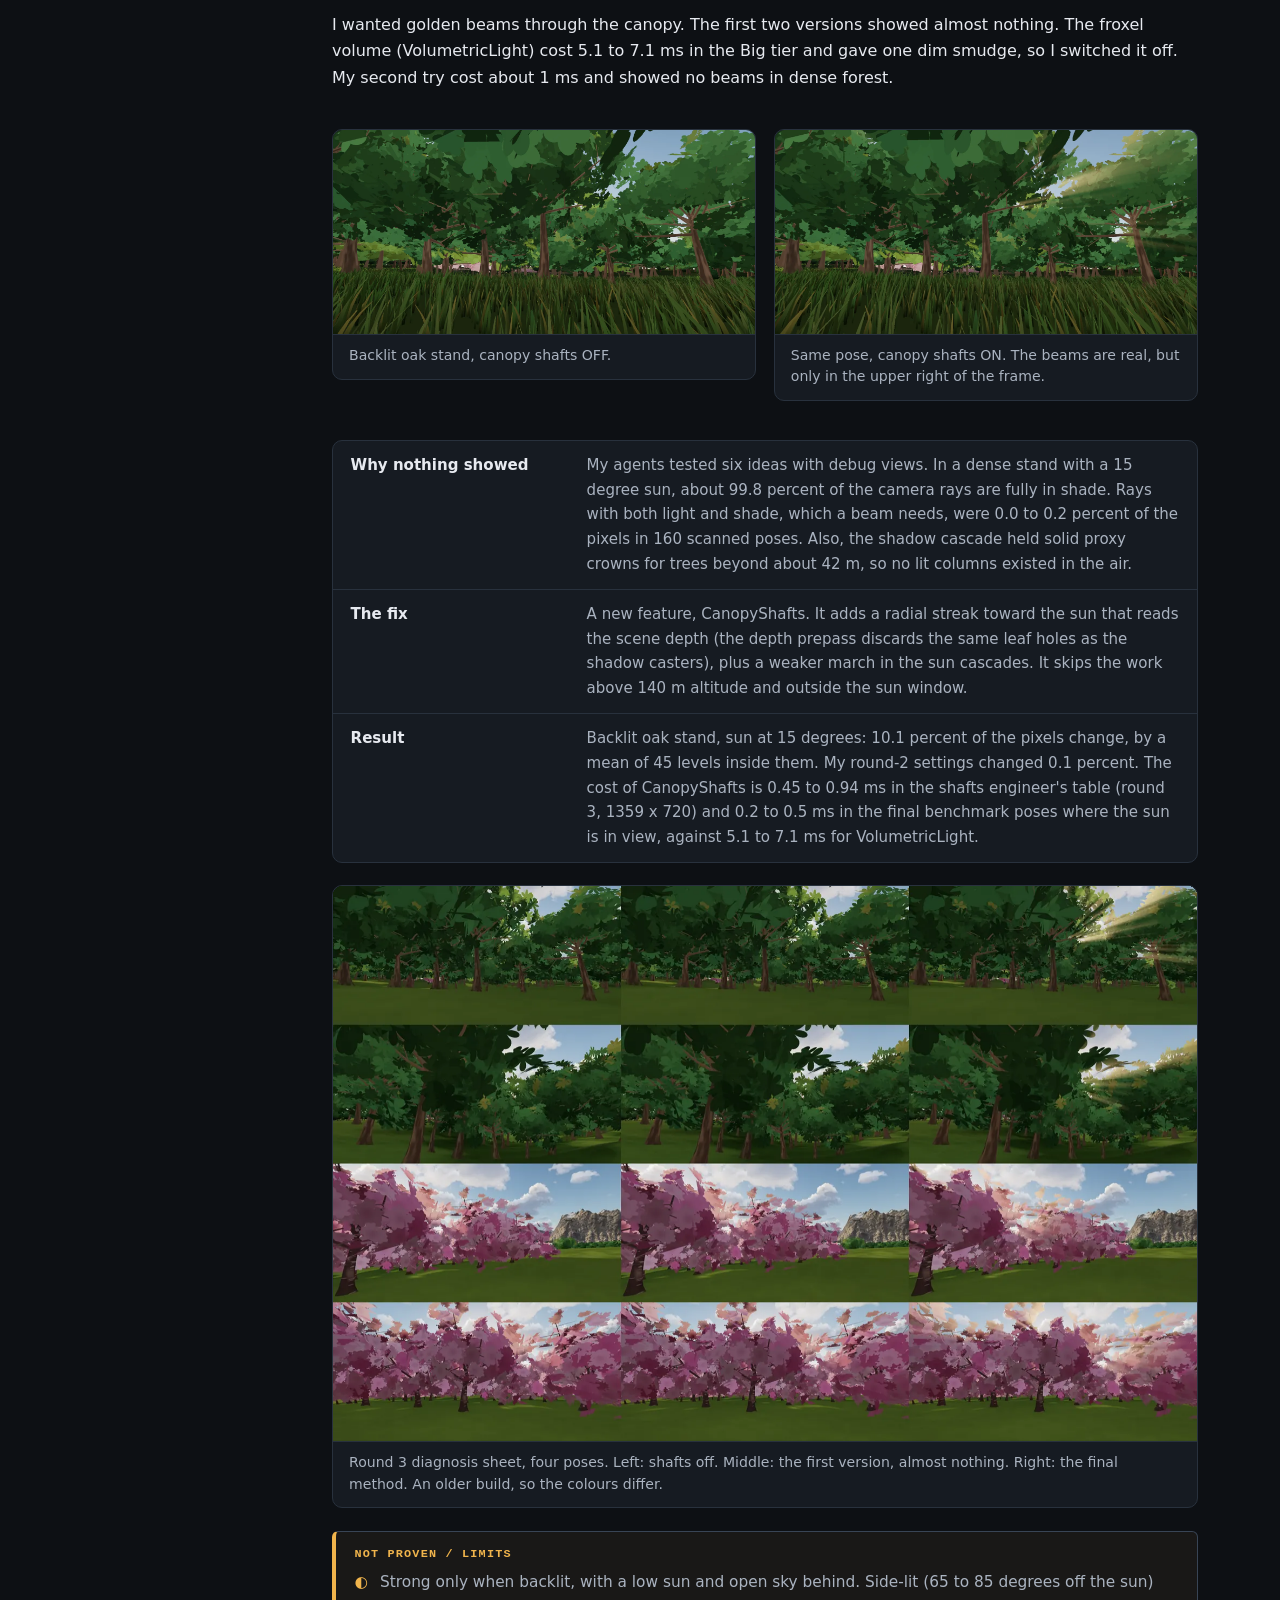
<file: world.html>
<!DOCTYPE html>
<html lang="en" data-page="world" data-bundles="common,world,cases" data-scripts="data/cases,components/case-card,pages/world" data-title="world.title" data-desc="world.desc">
<head>
<meta charset="utf-8">
<meta name="viewport" content="width=device-width, initial-scale=1">
<!--seo:begin-->
<title>Procedural World: terrain, rivers, grass, trees and sky in one Vulkan demo · Wira Tamana</title>
<meta name="description" content="A procedural Vulkan world: terrain, rivers, grass, oak and sakura trees with bone-driven wind, light shafts and clouds. Intel iGPU timings, with the failures.">
<meta name="theme-color" content="#0d1014">
<link rel="canonical" href="https://wiratamana.github.io/GreatTamanaWeb/world.html">
<link rel="alternate" hreflang="en" href="https://wiratamana.github.io/GreatTamanaWeb/world.html">
<link rel="alternate" hreflang="ja" href="https://wiratamana.github.io/GreatTamanaWeb/world.html?lang=ja">
<link rel="alternate" hreflang="x-default" href="https://wiratamana.github.io/GreatTamanaWeb/world.html">
<meta property="og:type" content="website">
<meta property="og:site_name" content="Wira Tamana">
<meta property="og:title" content="Procedural World: terrain, rivers, grass, trees and sky in one Vulkan demo · Wira Tamana">
<meta property="og:description" content="A procedural Vulkan world: terrain, rivers, grass, oak and sakura trees with bone-driven wind, light shafts and clouds. Intel iGPU timings, with the failures.">
<meta property="og:url" content="https://wiratamana.github.io/GreatTamanaWeb/world.html">
<meta property="og:locale" content="en_US">
<meta property="og:locale:alternate" content="ja_JP">
<meta property="og:image" content="https://wiratamana.github.io/GreatTamanaWeb/assets/img/og-world.jpg">
<meta property="og:image:width" content="1200">
<meta property="og:image:height" content="630">
<meta property="og:image:alt" content="A landscape rendered in my own Vulkan engine">
<meta name="twitter:card" content="summary_large_image">
<meta name="twitter:title" content="Procedural World: terrain, rivers, grass, trees and sky in one Vulkan demo · Wira Tamana">
<meta name="twitter:description" content="A procedural Vulkan world: terrain, rivers, grass, oak and sakura trees with bone-driven wind, light shafts and clouds. Intel iGPU timings, with the failures.">
<meta name="twitter:image" content="https://wiratamana.github.io/GreatTamanaWeb/assets/img/og-world.jpg">
<meta name="twitter:image:alt" content="A landscape rendered in my own Vulkan engine">
<link rel="icon" href="assets/icons/favicon.ico" sizes="any">
<link rel="icon" href="assets/icons/favicon.svg" type="image/svg+xml">
<link rel="apple-touch-icon" href="assets/icons/apple-touch-icon.png">
<!--seo:end-->
<link rel="stylesheet" href="css/tokens.css">
<link rel="stylesheet" href="css/base.css">
<link rel="stylesheet" href="css/components.css">
<script src="js/core/loader.js"></script>
</head>
<body>
<a class="skip" href="#main" data-i18n="skip"></a>
<div id="site-header"></div>
<!--seo:noscript-->
<noscript>
<div class="wrap" style="padding-block:2rem">
<p><strong>Wira Tamana</strong>: Graphics, engine and tools programmer. Vulkan game engine in C++20, an AI agent desktop app in C#, and an R&amp;D journal with measured results. Looking for a role in Japan.</p>
<p>This site needs JavaScript for its texts and the language switch. Without it, use these links:</p>
<ul>
<li><a href="engine.html">Engine and editor</a></li>
<li><a href="world.html">Procedural world</a></li>
<li><a href="journal.html">R&amp;D journal</a></li>
<li><a href="app.html">AI agent app</a></li>
<li><a href="about.html">About and contact</a></li>
<li><a href="mailto:wiratamana@icloud.com">wiratamana@icloud.com</a></li>
<li><a href="https://github.com/wiratamana">GitHub</a></li>
</ul>
</div>
</noscript>
<!--seo:/noscript-->

<main id="main">
  <header class="page-head"><div class="wrap">
    <nav class="crumbs" aria-label="Breadcrumb"><a href="index.html" data-i18n="nav.home"></a><span class="sep">/</span><span data-i18n="nav.world"></span></nav>
    <span class="eyebrow" data-i18n="world.eyebrow"></span>
    <h1 data-i18n="world.h1"></h1>
    <p class="lead" data-i18n="world.lead"></p>
  </div></header>

  <div class="section"><div class="wrap"><div class="page-grid">
    <aside class="toc" id="toc"></aside>
    <div class="content">

      <div class="grid g2">
        <figure data-img="pl9-default-open" data-cap="world.fig1"></figure>
        <figure data-img="pl9-default-open-notrees" data-cap="world.fig2"></figure>
      </div>

      <div class="stats" data-repeat="world.stats" data-tpl="stat"></div>
      <p class="dim"><small data-i18n="world.stats.note"></small></p>

      <div class="callout lesson"><h4 data-i18n="world.where.h"></h4><p data-i18n="world.where.p"></p></div>

      <!-- ===== DEMO ===== -->
      <section class="block">
        <h2 id="demo" data-i18n="world.demo.h"></h2>
        <p data-i18n="world.demo.p"></p>
        <div class="flow" data-repeat="world.demo.flow" data-tpl="step"></div>
        <figure data-slot="pl9-wind-loop" data-kind="webp" data-cap="world.demo.fig1"></figure>
        <div class="dl" data-repeat="world.demo.facts" data-tpl="dl"></div>
        <figure data-img="pl4-tiers-lean-big" data-cap="world.demo.fig2"></figure>
      </section>

      <!-- ===== TERRAIN ===== -->
      <section class="block">
        <h2 id="terrain" data-i18n="world.terrain.h"></h2>
        <p data-i18n="world.terrain.p"></p>
        <figure data-img="pl8-far-progress-sheet" data-cap="world.terrain.fig1"></figure>
        <div class="dl" data-repeat="world.terrain.facts" data-tpl="dl"></div>
        <div class="grid g2">
          <figure data-img="pl8-mid-after" data-cap="world.terrain.fig2"></figure>
          <figure data-img="pl8-detail-off" data-cap="world.terrain.fig3"></figure>
        </div>
        <div class="callout honest"><h4 data-i18n="world.terrain.lim.h"></h4><ul class="ticks part" data-repeat="world.terrain.lim" data-tpl="li"></ul></div>
      </section>

      <!-- ===== HYDROLOGY ===== -->
      <section class="block">
        <h2 id="hydrology" data-i18n="world.hydro.h"></h2>
        <p data-i18n="world.hydro.p"></p>
        <div class="flow" data-repeat="world.hydro.flow" data-tpl="step"></div>
        <div class="grid g2">
          <figure data-img="pl8-hydro-before" data-cap="world.hydro.fig1"></figure>
          <figure data-img="pl8-hydro-relief" data-cap="world.hydro.fig2"></figure>
        </div>
        <div class="dl" data-repeat="world.hydro.facts" data-tpl="dl"></div>
        <div class="grid g2">
          <figure data-img="pl8-hydro-accum" data-cap="world.hydro.fig3"></figure>
          <figure data-img="pl8-hydro-bodies" data-cap="world.hydro.fig4"></figure>
        </div>
        <div class="grid g2">
          <figure data-img="pl8-river-mouth" data-cap="world.hydro.fig5"></figure>
          <figure data-img="pl8-lake-straight-shore" data-cap="world.hydro.fig6"></figure>
        </div>
        <div class="callout honest"><h4 data-i18n="world.hydro.lim.h"></h4><ul class="ticks part" data-repeat="world.hydro.lim" data-tpl="li"></ul></div>
      </section>

      <!-- ===== GRASS ===== -->
      <section class="block">
        <h2 id="grass" data-i18n="world.grass.h"></h2>
        <p data-i18n="world.grass.p"></p>
        <div class="grid g2">
          <figure data-img="pl5-ground-before" data-cap="world.grass.fig1"></figure>
          <figure data-img="pl5-ground-after" data-cap="world.grass.fig2"></figure>
        </div>
        <div class="dl" data-repeat="world.grass.facts" data-tpl="dl"></div>
        <div class="grid g2">
          <figure data-img="pl5-mtnshadow-off" data-cap="world.grass.fig3"></figure>
          <figure data-img="pl5-mtnshadow-on" data-cap="world.grass.fig4"></figure>
        </div>
        <div class="callout honest"><h4 data-i18n="world.grass.lim.h"></h4><ul class="ticks part" data-repeat="world.grass.lim" data-tpl="li"></ul></div>
      </section>

      <!-- ===== TREES ===== -->
      <section class="block">
        <h2 id="trees" data-i18n="world.trees.h"></h2>
        <p data-i18n="world.trees.p"></p>
        <div class="grid g2">
          <figure data-img="pl9-aerial-r1" data-cap="world.trees.fig1"></figure>
          <figure data-img="pl9-aerial-r4" data-cap="world.trees.fig2"></figure>
        </div>
        <div class="dl" data-repeat="world.trees.facts" data-tpl="dl"></div>
        <figure data-img="pl9-placement-map" data-cap="world.trees.fig3"></figure>
        <div class="grid g2">
          <figure data-img="pl9-valley" data-cap="world.trees.fig4"></figure>
          <figure data-img="pl9-sakura" data-cap="world.trees.fig5"></figure>
        </div>
        <div class="callout honest"><h4 data-i18n="world.trees.lim.h"></h4><ul class="ticks part" data-repeat="world.trees.lim" data-tpl="li"></ul></div>
      </section>

      <!-- ===== WIND ===== -->
      <section class="block">
        <h2 id="wind" data-i18n="world.wind.h"></h2>
        <p data-i18n="world.wind.p"></p>
        <div class="dl" data-repeat="world.wind.facts" data-tpl="dl"></div>
        <figure data-img="pl9-wind-diff" data-cap="world.wind.fig1"></figure>
        <div class="grid g2">
          <figure data-img="pl9-oak-bones" data-cap="world.wind.fig2"></figure>
          <figure data-img="pl9-bones-debug" data-ratio="1/1" data-cap="world.wind.fig3"></figure>
        </div>
        <div class="callout honest"><h4 data-i18n="world.wind.lim.h"></h4><ul class="ticks part" data-repeat="world.wind.lim" data-tpl="li"></ul></div>
      </section>

      <!-- ===== SHAFTS ===== -->
      <section class="block">
        <h2 id="shafts" data-i18n="world.shafts.h"></h2>
        <p data-i18n="world.shafts.p"></p>
        <div class="grid g2">
          <figure data-img="pl9-shafts-off" data-cap="world.shafts.fig1"></figure>
          <figure data-img="pl9-shafts-on" data-cap="world.shafts.fig2"></figure>
        </div>
        <div class="dl" data-repeat="world.shafts.facts" data-tpl="dl"></div>
        <figure data-img="pl9-shafts-sheet" data-cap="world.shafts.fig3"></figure>
        <div class="callout honest"><h4 data-i18n="world.shafts.lim.h"></h4><ul class="ticks part" data-repeat="world.shafts.lim" data-tpl="li"></ul></div>
      </section>

      <!-- ===== ATMOSPHERE AND CLOUDS ===== -->
      <section class="block">
        <h2 id="sky" data-i18n="world.sky.h"></h2>
        <p data-i18n="world.sky.p"></p>
        <figure data-img="pl7-cloud-journey-sheet" data-cap="world.sky.fig1"></figure>
        <div class="dl" data-repeat="world.sky.facts" data-tpl="dl"></div>
        <div class="grid g2">
          <figure data-img="pl6-shafts-mountain" data-cap="world.sky.fig2"></figure>
          <figure data-img="pl6-shafts-small-clouds" data-cap="world.sky.fig3"></figure>
        </div>
        <div class="callout honest"><h4 data-i18n="world.sky.lim.h"></h4><ul class="ticks part" data-repeat="world.sky.lim" data-tpl="li"></ul></div>
      </section>

      <!-- ===== ARCHITECTURE ===== -->
      <section class="block">
        <h2 id="architecture" data-i18n="world.arch.h"></h2>
        <p data-i18n="world.arch.p"></p>
        <div class="dl" data-repeat="world.arch.facts" data-tpl="dl"></div>
        <div class="grid g2">
          <figure data-img="pl4-blacksky-bug" data-cap="world.arch.fig1"></figure>
          <figure data-img="pl4-blacksky-fixed" data-cap="world.arch.fig2"></figure>
        </div>
        <div class="callout honest"><h4 data-i18n="world.arch.lim.h"></h4><ul class="ticks part" data-repeat="world.arch.lim" data-tpl="li"></ul></div>
      </section>

      <!-- ===== NUMBERS ===== -->
      <section class="block">
        <h2 id="numbers" data-i18n="world.num.h"></h2>
        <p data-i18n="world.num.p"></p>
        <div class="table-wrap"><table class="tbl">
          <thead><tr><th data-i18n="world.num.th1"></th><th class="num" data-i18n="world.num.th2"></th><th class="num" data-i18n="world.num.th3"></th><th class="num" data-i18n="world.num.th4"></th><th class="num" data-i18n="world.num.th5"></th></tr></thead>
          <tbody data-repeat="world.num.perf" data-tpl="tr"></tbody>
        </table></div>
        <p class="dim"><small data-i18n="world.num.perf.note"></small></p>
        <ul class="ticks part" data-repeat="world.num.facts" data-tpl="li"></ul>
        <h3 data-i18n="world.num.code.h"></h3>
        <div class="table-wrap"><table class="tbl">
          <thead><tr><th data-i18n="world.num.code.th1"></th><th class="num" data-i18n="world.num.code.th2"></th><th class="num" data-i18n="world.num.code.th3"></th></tr></thead>
          <tbody data-repeat="world.num.code" data-tpl="tr"></tbody>
        </table></div>
        <p class="dim"><small data-i18n="world.num.code.note"></small></p>
      </section>

      <!-- ===== PROCESS ===== -->
      <section class="block">
        <h2 id="process" data-i18n="world.process.h"></h2>
        <p data-i18n="world.process.p"></p>
        <div class="flow" data-repeat="world.process.flow" data-tpl="step"></div>
        <div data-bars="world.qa"></div>
        <div class="table-wrap"><table class="tbl">
          <thead><tr><th data-i18n="world.process.th1"></th><th data-i18n="world.process.th2"></th><th data-i18n="world.process.th3"></th><th data-i18n="world.process.th4"></th></tr></thead>
          <tbody data-repeat="world.process.score" data-tpl="tr"></tbody>
        </table></div>
        <div class="grid g2">
          <figure data-img="pl8-qa-score-chart" data-cap="world.process.fig1"></figure>
          <figure data-img="pl7-qa-score-chart" data-cap="world.process.fig2"></figure>
        </div>
        <h3 data-i18n="world.process.judge.h"></h3>
        <ul class="ticks part" data-repeat="world.process.judge" data-tpl="li"></ul>
        <p><a href="workflow.html" data-i18n="world.process.more"></a></p>
      </section>

      <!-- ===== LIMITS ===== -->
      <section class="block">
        <h2 id="limits" data-i18n="world.limits.h"></h2>
        <div class="callout honest"><h4 data-i18n="world.limits.ch"></h4><ul class="ticks part" data-repeat="world.limits" data-tpl="li"></ul></div>
      </section>

      <!-- ===== CASES ===== -->
      <section class="block">
        <h2 id="cases" data-i18n="world.cases.h"></h2>
        <p data-i18n="world.cases.p"></p>
        <div class="grid g3" id="rel-world"></div>
        <h3 id="rel-cloud-h" data-i18n="world.cases.cloud"></h3>
        <div class="grid g3" id="rel-cloud"></div>
        <p class="sp-t"><a class="btn" href="journal.html#world" data-i18n="world.cases.all"></a></p>
        <p class="dim"><small data-i18n="note.hw.short"></small></p>
      </section>

    </div>
  </div></div></div>
</main>

<div id="site-footer"></div>
</body>
</html>
</file>
<file: css/tokens.css>
/* ==========================================================================
   Design tokens. Change the look of the whole site here.
   Style: dark, technical, engine-editor feel. ONE accent colour.
   ========================================================================== */
:root {
  color-scheme: dark;

  /* surfaces (charcoal) */
  --bg:        #0d1014;
  --bg-2:      #11151b;
  --surface:   #161b22;
  --surface-2: #1b222b;
  --surface-3: #232d39;
  --stat-bg:   rgba(22, 27, 34, .9);   /* stat tiles sit on the hero picture: slightly see-through. Print token block overrides it */
  --glass:     rgba(17, 21, 27, .84);  /* recruiter card and floating pills on top of a picture */
  --glass-2:   rgba(13, 16, 20, .72);  /* job line in the hero */
  --line:      #28313d;
  --line-2:    #384455;

  /* text */
  --text:   #e7eaf0;
  --text-2: #aab3c0;
  --text-3: #7e8998;

  /* the one accent */
  --accent:      #4db2ff;
  --accent-2:    #7cc7ff;
  --accent-ink:  #04121f;
  --accent-soft: rgba(77, 178, 255, .12);
  --accent-line: rgba(77, 178, 255, .38);

  /* semantic (only for status and before/after) */
  --good: #46d39a;
  --warn: #f0b44c;
  --bad:  #f06a6a;

  /* shape */
  --r-s: 6px;
  --r:   10px;
  --r-l: 16px;
  --shadow: 0 10px 34px rgba(0, 0, 0, .38);

  /* layout */
  --maxw: 1180px;
  --maxw-text: 760px;
  --gutter: clamp(16px, 4vw, 32px);
  --header-h: 62px;

  /* type */
  --font: "Inter", "Segoe UI", "Hiragino Sans", "Hiragino Kaku Gothic ProN", "Yu Gothic UI", "Meiryo", system-ui, -apple-system, sans-serif;
  --mono: "Cascadia Code", "JetBrains Mono", "SF Mono", Consolas, "Courier New", monospace;
  --fs-s:  .85rem;
  --fs:    1rem;
  --fs-l:  1.125rem;
  --fs-h3: 1.15rem;
  --fs-h2: clamp(1.45rem, 2.6vw, 1.9rem);
  --fs-h1: clamp(2rem, 5vw, 3.3rem);
  --lh: 1.65;
}
</file>
<file: css/base.css>
/* ==========================================================================
   Base: reset, typography, page shell, header, footer.
   ========================================================================== */
*, *::before, *::after { box-sizing: border-box; }
html { -webkit-text-size-adjust: 100%; scroll-behavior: smooth; scroll-padding-top: calc(var(--header-h) + 16px); }
body {
  margin: 0; background: var(--bg); color: var(--text);
  font-family: var(--font); font-size: var(--fs); line-height: var(--lh);
  -webkit-font-smoothing: antialiased; text-rendering: optimizeLegibility;
}
/* hide the page until texts are applied (no flash of wrong language) */
html.i18n-loading body { opacity: 0; }
html body { transition: opacity .15s ease; }

img, video, svg { max-width: 100%; display: block; }
a { color: var(--accent); text-decoration: none; }
a:hover { color: var(--accent-2); text-decoration: underline; text-underline-offset: 3px; }
:focus-visible { outline: 2px solid var(--accent); outline-offset: 2px; border-radius: 4px; }
::selection { background: var(--accent); color: var(--accent-ink); }
hr { border: 0; border-top: 1px solid var(--line); margin: 2rem 0; }

h1, h2, h3, h4 { line-height: 1.25; margin: 0 0 .5em; font-weight: 650; letter-spacing: -.01em; }
h1 { font-size: var(--fs-h1); letter-spacing: -.025em; font-weight: 700; }
h2 { font-size: var(--fs-h2); }
h3 { font-size: var(--fs-h3); }
h4 { font-size: 1rem; }
p { margin: 0 0 1em; }
ul, ol { margin: 0 0 1em; padding-left: 1.25em; }
li { margin: .25em 0; }
code, kbd { font-family: var(--mono); font-size: .88em; background: var(--surface-2); border: 1px solid var(--line); border-radius: 4px; padding: .08em .38em; color: var(--accent-2); }
strong, b { font-weight: 650; color: var(--text); }
small { font-size: var(--fs-s); color: var(--text-3); }

/* Japanese typography */
html[lang="ja"] body { line-height: 1.85; letter-spacing: .02em; word-break: auto-phrase; line-break: strict; }
html[lang="ja"] h1, html[lang="ja"] h2, html[lang="ja"] h3 { letter-spacing: .01em; line-height: 1.4; }

.skip { position: absolute; left: -999px; top: 8px; z-index: 999; background: var(--accent); color: var(--accent-ink); padding: .5rem 1rem; border-radius: var(--r-s); }
.skip:focus { left: 8px; }

/* ---------- shell ---------- */
.wrap { width: 100%; max-width: var(--maxw); margin: 0 auto; padding-inline: var(--gutter); }
.narrow { max-width: var(--maxw-text); }
main { display: block; min-height: 60vh; }
.section { padding-block: clamp(2.5rem, 6vw, 4.5rem); }
.section.alt { background: var(--bg-2); border-block: 1px solid var(--line); }
.section-head { max-width: var(--maxw-text); margin-bottom: 1.8rem; }
.section-head p { color: var(--text-2); font-size: var(--fs-l); margin: 0; }
.eyebrow { font-family: var(--mono); font-size: .78rem; text-transform: uppercase; letter-spacing: .12em; color: var(--accent); margin-bottom: .7rem; display: block; }
.lead { font-size: var(--fs-l); color: var(--text-2); max-width: var(--maxw-text); }
.muted { color: var(--text-2); }
.dim { color: var(--text-3); }
.mono { font-family: var(--mono); }
.center { text-align: center; }
.stack > * + * { margin-top: 1rem; }
.row { display: flex; flex-wrap: wrap; gap: .75rem; align-items: center; }
.sp-t { margin-top: 2rem; }

/* ---------- page header (inner pages) ---------- */
.page-head { padding: clamp(2rem, 5vw, 3.6rem) 0 clamp(1.4rem, 3vw, 2.2rem); border-bottom: 1px solid var(--line);
  background: radial-gradient(1200px 300px at 85% -40%, rgba(77, 178, 255, .13), transparent 60%), var(--bg); }
.page-head h1 { margin-bottom: .6rem; max-width: 22ch; }
html[lang="ja"] .page-head h1 { max-width: 26ch; }
.crumbs { font-size: var(--fs-s); color: var(--text-3); margin-bottom: 1rem; display: flex; gap: .5rem; flex-wrap: wrap; }
.crumbs a { color: var(--text-2); }
.crumbs span.sep { opacity: .5; }

/* page with side table of contents */
.page-grid { display: grid; grid-template-columns: minmax(0, 1fr); gap: 2.5rem; }
.toc { display: none; }
@media (min-width: 1100px) {
  .page-grid.has-toc { grid-template-columns: 210px minmax(0, 1fr); }
  .toc { display: block; position: sticky; top: calc(var(--header-h) + 24px); align-self: start; font-size: var(--fs-s); max-height: calc(100vh - var(--header-h) - 48px); overflow: auto; }
  .toc h4 { font-family: var(--mono); font-size: .72rem; text-transform: uppercase; letter-spacing: .12em; color: var(--text-3); margin-bottom: .7rem; }
  .toc a { display: block; padding: .32rem .8rem; color: var(--text-2); border-left: 2px solid var(--line); }
  .toc a:hover { color: var(--text); text-decoration: none; border-color: var(--line-2); }
  .toc a.on { color: var(--accent); border-color: var(--accent); }
}
/* Phones and tablets: the side table of contents becomes a sticky row of chips under the header (world.html is about 40 screens tall, there was no way to jump).
   ui.js adds .has-toc only when the list was built, so an empty bar never shows. */
@media (max-width: 1099px) {
  .page-grid.has-toc { gap: 1.2rem; }
  .page-grid.has-toc .toc { display: flex; align-items: center; gap: .45rem; position: sticky; top: var(--header-h); z-index: 20;
    margin-inline: calc(var(--gutter) * -1); padding: .5rem var(--gutter); overflow-x: auto; scrollbar-width: none;
    background: var(--bg); border-bottom: 1px solid var(--line); }
  .page-grid.has-toc .toc::-webkit-scrollbar { display: none; }
  .page-grid.has-toc .toc h4 { display: none; }
  .page-grid.has-toc .toc a { flex: none; display: inline-flex; align-items: center; min-height: 40px; padding: 0 .95rem; white-space: nowrap; font-size: .84rem;
    color: var(--text-2); border: 1px solid var(--line-2); border-radius: 999px; }
  .page-grid.has-toc .toc a:hover { color: var(--text); text-decoration: none; border-color: var(--accent-line); }
  .page-grid.has-toc .toc a.on { color: var(--accent-2); border-color: var(--accent-line); background: var(--accent-soft); }
  /* a jump target must not hide under the header + the chip row */
  .page-grid h2[id] { scroll-margin-top: 3.6rem; }
}
.page-grid .section { padding-block: 0 3rem; }
.page-grid .section + .section { padding-top: 0; }
.page-grid .section > h2:first-child { margin-top: 0; }
.block { margin-bottom: 3rem; }
.block > h2 { padding-top: .5rem; }

/* ---------- header ---------- */
.site-header { position: sticky; top: 0; z-index: 100; height: var(--header-h); background: rgba(13, 16, 20, .82);
  backdrop-filter: blur(14px) saturate(1.3); -webkit-backdrop-filter: blur(14px) saturate(1.3); border-bottom: 1px solid var(--line); }
/* the header is wider than the page text (8 menu items must fit on one line); below 1260 px the menu becomes a burger (the Japanese menu is the longest: it needs about 1245 px) */
.site-header .wrap { height: 100%; display: flex; align-items: center; gap: 1.2rem; max-width: 1400px; }
.brand { display: flex; align-items: center; gap: .6rem; color: var(--text); font-weight: 700; letter-spacing: .02em; white-space: nowrap; }
.brand:hover { text-decoration: none; color: var(--text); }
.brand { flex: none; }
.brand svg { width: 28px; height: 28px; flex: none; }
.brand small { color: var(--text-3); font-weight: 500; font-family: var(--mono); font-size: .72rem; }
.nav { display: flex; align-items: center; gap: .15rem; margin-left: auto; }
.nav > a, .nav .dd > button { color: var(--text-2); padding: .5rem .62rem; border-radius: var(--r-s); font: inherit; font-size: .9rem; background: none; border: 0; cursor: pointer; white-space: nowrap; }
.nav > a:hover, .nav .dd > button:hover { color: var(--text); background: var(--surface-2); text-decoration: none; }
.nav a.on, .nav .dd.on > button { color: var(--text); background: var(--surface-2); }
.nav a.on { box-shadow: inset 0 -2px 0 var(--accent); }
.dd { position: relative; }
.dd > button::after { content: "▾"; margin-left: .35rem; font-size: .7em; opacity: .7; }
.dd-menu { position: absolute; top: calc(100% + 6px); left: 0; min-width: 240px; background: var(--surface); border: 1px solid var(--line-2); border-radius: var(--r); box-shadow: var(--shadow); padding: .4rem; display: none; }
.dd:hover .dd-menu, .dd.open .dd-menu, .dd:focus-within .dd-menu { display: block; }
.dd-menu a { display: block; padding: .5rem .75rem; border-radius: var(--r-s); color: var(--text-2); font-size: .92rem; }
.dd-menu a:hover { background: var(--surface-3); color: var(--text); text-decoration: none; }
.dd-menu a.on { color: var(--accent); }
/* Escape pressed: keep the menu shut even while the mouse / focus is still on it (desktop only; the mobile menu is a flat list) */
@media (min-width: 1261px) { .dd[data-closed] .dd-menu { display: none !important; } }
/* small "New" badge in the menu, removed by site.js (badgeUntil) */
.nav .nav-new { margin-left: .45rem; font-size: .6rem; padding: .08rem .38rem; vertical-align: .08em; }

.lang { display: inline-flex; border: 1px solid var(--line-2); border-radius: 999px; overflow: hidden; margin-left: .4rem; flex: none; }
.lang button { background: none; border: 0; color: var(--text-2); font: inherit; font-size: .8rem; padding: .32rem .7rem; cursor: pointer; white-space: nowrap; }
.lang button:hover { color: var(--text); }
.lang button[aria-pressed="true"] { background: var(--accent); color: var(--accent-ink); font-weight: 650; }

.burger { display: none; margin-left: auto; background: none; border: 1px solid var(--line-2); color: var(--text); border-radius: var(--r-s); padding: .4rem .65rem; font-size: 1.1rem; cursor: pointer; }
@media (max-width: 1260px) {
  .burger { display: block; }
  .nav { position: fixed; inset: var(--header-h) 0 auto 0; background: var(--bg-2); border-bottom: 1px solid var(--line); flex-direction: column; align-items: stretch; padding: .6rem var(--gutter) 1.2rem; display: none; margin: 0; max-height: calc(100vh - var(--header-h)); overflow: auto; }
  .nav.open { display: flex; }
  .nav > a, .nav .dd > button { padding: .7rem .6rem; text-align: left; width: 100%; }
  .dd-menu { position: static; display: block; box-shadow: none; border: 0; background: none; padding: 0 0 0 .8rem; }
  .dd > button::after { display: none; }
  .lang { margin: .6rem 0 0; align-self: flex-start; }
}

/* partial translation notice */
.i18n-note { background: var(--accent-soft); border-bottom: 1px solid var(--accent-line); color: var(--text); font-size: var(--fs-s); text-align: center; padding: .45rem var(--gutter); }

/* ---------- footer ---------- */
.site-footer { border-top: 1px solid var(--line); background: var(--bg-2); padding: 3rem 0 2rem; margin-top: 3rem; font-size: .93rem; }
.foot-grid { display: grid; gap: 2rem; grid-template-columns: 1.4fr repeat(3, 1fr); }
@media (max-width: 800px) { .foot-grid { grid-template-columns: 1fr 1fr; } }
@media (max-width: 520px) { .foot-grid { grid-template-columns: 1fr; } }
.site-footer h4 { font-family: var(--mono); font-size: .72rem; text-transform: uppercase; letter-spacing: .12em; color: var(--text-3); margin-bottom: .8rem; }
.site-footer ul { list-style: none; padding: 0; margin: 0; }
.site-footer li { margin: .35rem 0; }
.site-footer a { color: var(--text-2); }
.site-footer a:hover { color: var(--text); }
.foot-note { margin-top: 2.2rem; padding-top: 1.2rem; border-top: 1px solid var(--line); color: var(--text-3); font-size: var(--fs-s); display: flex; flex-wrap: wrap; gap: .5rem 2rem; justify-content: space-between; }
.foot-note p { margin: 0; max-width: 70ch; }

@media (prefers-reduced-motion: reduce) { html { scroll-behavior: auto; } * { transition: none !important; animation: none !important; } }

/* ---------- print / "Save as PDF" ----------
   The site is dark. Paper is not. So in print we swap the TOKENS (all components use tokens), hide the chrome,
   show where external links go, and keep cards together. Use .no-print / .print-only on elements when needed. */
.print-only { display: none; }
@media print {
  :root {
    color-scheme: light;
    --bg: #fff; --bg-2: #fff; --surface: #fff; --surface-2: #f4f4f4; --surface-3: #eee; --stat-bg: #f4f4f4; --glass: #fff; --glass-2: #fff;
    --text: #000; --text-2: #222; --text-3: #555; --line: #ccc; --line-2: #bbb;
    --accent: #0a58a8; --accent-2: #0a58a8; --accent-ink: #fff; --accent-soft: rgba(10, 88, 168, .08); --accent-line: rgba(10, 88, 168, .45);
    --good: #0b7a4b; --warn: #8a5a00; --bad: #b00020; --shadow: none;
  }
  html.i18n-loading body { opacity: 1; }
  body { background: #fff; color: #000; font-size: 11pt; line-height: 1.5; }
  .site-header, .site-footer, .toc, .lang, .burger, .hero-bg, .hero::after, .lb, .filters, .cta-pill, .i18n-note, .no-print { display: none !important; }
  .print-only { display: block; }
  .rv { opacity: 1 !important; transform: none !important; }
  .section { padding-block: 1rem; }
  .section.alt { background: #fff; }
  .hero h1, .hero .lead, .hero .tagline, .hero .hero-job { color: #000 !important; opacity: 1; text-shadow: none !important; }
  .hero-inner.has-rs { display: block; }
  .hero-inner.has-rs h1 { max-width: none; }
  .rs, .hero .hero-job { backdrop-filter: none; -webkit-backdrop-filter: none; margin-bottom: 1rem; }
  .tour { background: #fff; }
  a[href^="http"]::after { content: " (" attr(href) ")"; font-size: .85em; color: #555; word-break: break-all; }
  a.card::after, .btn::after, .brand::after { content: none !important; }
  .card, .fig, .callout, .metric, .stat, .ev, .dl .r, .case-nav a { break-inside: avoid; }
  .bar > b { color: #000; text-shadow: none; }
  .btn { background: #fff; color: #000; border-color: #999; }
  .proj .thumb, .case-card .thumb { display: none; }

  /* the CV page: A4 (Japan), compact, 2 pages */
  html[data-page="cv"] body { font-size: 10pt; line-height: 1.4; }
  html[data-page="cv"] .section, html[data-page="cv"] .page-head { padding-block: .55rem; }
  html[data-page="cv"] h2 { margin: .8rem 0 .35rem; }
  html[data-page="cv"] .dl .r { padding-block: .35rem; }
  html[data-page="cv"] .metrics, html[data-page="cv"] .callout { margin-block: .5rem; }
}
@page { size: A4; margin: 12mm 14mm; }
</file>
<file: css/components.css>
/* ==========================================================================
   Components. Every page is built from these. Do not style per page.
   ========================================================================== */

/* ---------- buttons, chips, badges ---------- */
.btn { display: inline-flex; align-items: center; gap: .5rem; padding: .65rem 1.15rem; border-radius: var(--r-s); font: inherit; font-weight: 600; font-size: .95rem;
  border: 1px solid var(--line-2); background: var(--surface-2); color: var(--text); cursor: pointer; transition: background .15s, border-color .15s, transform .15s; }
.btn:hover { background: var(--surface-3); border-color: var(--accent-line); text-decoration: none; color: var(--text); transform: translateY(-1px); }
.btn.primary { background: var(--accent); border-color: var(--accent); color: var(--accent-ink); }
.btn.primary:hover { background: var(--accent-2); border-color: var(--accent-2); color: var(--accent-ink); }
.btn.ghost { background: transparent; }
.btn[aria-disabled="true"] { opacity: .5; pointer-events: none; }

.chips { display: flex; flex-wrap: wrap; gap: .45rem; margin: 0; padding: 0; list-style: none; }
.chip { display: inline-block; font-family: var(--mono); font-size: .76rem; padding: .22rem .6rem; border-radius: 999px; background: var(--surface-2); border: 1px solid var(--line); color: var(--text-2); margin: 0; }
.chip.on, button.chip.on { background: var(--accent-soft); border-color: var(--accent-line); color: var(--accent-2); }
button.chip { cursor: pointer; font-size: .8rem; padding: .32rem .8rem; }
button.chip:hover { border-color: var(--accent-line); color: var(--text); }

.badge { display: inline-block; font-family: var(--mono); font-size: .68rem; text-transform: uppercase; letter-spacing: .08em; padding: .18rem .5rem; border-radius: 4px; border: 1px solid var(--line-2); color: var(--text-2); }
.badge.good { color: var(--good); border-color: rgba(70, 211, 154, .4); background: rgba(70, 211, 154, .08); }
.badge.warn { color: var(--warn); border-color: rgba(240, 180, 76, .4); background: rgba(240, 180, 76, .08); }
.badge.bad  { color: var(--bad);  border-color: rgba(240, 106, 106, .4); background: rgba(240, 106, 106, .08); }
.badge.accent { color: var(--accent-2); border-color: var(--accent-line); background: var(--accent-soft); }
/* work finished in my local build but not pushed to GitHub yet (see case-card.js): amber, dashed border, sentence case so the longer label fits */
.badge.local { color: var(--warn); border: 1px dashed rgba(240, 180, 76, .6); background: transparent; text-transform: none; letter-spacing: .02em; }

/* ---------- hero (home) ---------- */
.hero { position: relative; overflow: hidden; border-bottom: 1px solid var(--line); isolation: isolate; }
.hero-bg { position: absolute; inset: 0; z-index: -2; }
.hero-bg img, .hero-bg video { width: 100%; height: 100%; object-fit: cover; object-position: center 30%; opacity: .72; }
.hero::after { content: ""; position: absolute; inset: 0; z-index: -1; background: linear-gradient(90deg, rgba(13, 16, 20, .9) 0%, rgba(13, 16, 20, .6) 42%, rgba(13, 16, 20, .12) 100%), linear-gradient(0deg, var(--bg) 0%, transparent 30%); }
.hero h1, .hero .lead, .hero .tagline { text-shadow: 0 1px 22px rgba(0, 0, 0, .55); }
/* padding-block only: the shorthand with "0" side padding used to cancel the .wrap gutter, so on phones the hero text touched the screen edge */
.hero-inner { padding-block: clamp(3rem, 9vw, 6.5rem) clamp(2.5rem, 6vw, 4rem); }
.hero h1 { max-width: 17ch; margin-bottom: 1rem; }
html[lang="ja"] .hero h1 { max-width: 20ch; }
.hero .lead { color: var(--text); opacity: .86; margin-bottom: 1.6rem; max-width: 60ch; }
.hero-cta { display: flex; flex-wrap: wrap; gap: .8rem; }
.hero .tagline { font-family: var(--mono); font-size: .85rem; color: var(--accent-2); margin-bottom: 1rem; display: block; }

/* ---------- stat strip ---------- */
.stats { display: grid; grid-template-columns: repeat(auto-fit, minmax(160px, 1fr)); gap: 1px; background: var(--line); border: 1px solid var(--line); border-radius: var(--r); overflow: hidden; margin-top: 2.2rem; }
.stat { background: var(--stat-bg); padding: 1rem 1.2rem; }
.stat .v { display: block; font-size: 1.7rem; font-weight: 700; letter-spacing: -.02em; color: var(--text); font-variant-numeric: tabular-nums; }
.stat .l { display: block; font-size: var(--fs-s); color: var(--text-2); line-height: 1.4; }

/* ---------- grids and cards ---------- */
.grid { display: grid; gap: 1.1rem; }
.g2 { grid-template-columns: repeat(auto-fit, minmax(min(100%, 340px), 1fr)); }
.g3 { grid-template-columns: repeat(auto-fit, minmax(min(100%, 280px), 1fr)); }
.g4 { grid-template-columns: repeat(auto-fit, minmax(min(100%, 220px), 1fr)); }

.card { display: flex; flex-direction: column; background: var(--surface); border: 1px solid var(--line); border-radius: var(--r); padding: 1.25rem 1.3rem; transition: border-color .15s, transform .15s, background .15s; position: relative; }
.card h3 { margin-bottom: .4rem; font-size: 1.05rem; }
.card p { color: var(--text-2); margin: 0 0 .6rem; font-size: .96rem; }
.card p:last-child { margin-bottom: 0; }
.card .tag { align-self: flex-start; margin-bottom: .7rem; }
.card .ic { width: 38px; height: 38px; border-radius: 9px; display: grid; place-items: center; background: var(--accent-soft); border: 1px solid var(--accent-line); color: var(--accent-2); font-family: var(--mono); font-size: .9rem; font-weight: 700; margin-bottom: .9rem; }
a.card { color: inherit; }
a.card:hover { border-color: var(--accent-line); background: var(--surface-2); transform: translateY(-2px); text-decoration: none; }
a.card .more { margin-top: auto; padding-top: .6rem; font-size: .88rem; color: var(--accent); }
a.card .more::after { content: " →"; }
.card.flat { background: transparent; }

/* project cards (home) */
.proj { padding: 0; overflow: hidden; }
.proj .thumb { aspect-ratio: 16 / 8; background: var(--surface-2); overflow: hidden; border-bottom: 1px solid var(--line); }
.proj .thumb img, .proj .thumb .ph { width: 100%; height: 100%; object-fit: cover; }
.proj .body { padding: 1.2rem 1.3rem 1.3rem; display: flex; flex-direction: column; flex: 1; }
.proj .meta { font-family: var(--mono); font-size: .74rem; color: var(--text-3); margin-bottom: .5rem; }

/* ---------- metrics ---------- */
.metrics { display: grid; grid-template-columns: repeat(auto-fit, minmax(170px, 1fr)); gap: .9rem; margin: 1.4rem 0; }
.metric { background: var(--surface); border: 1px solid var(--line); border-left: 3px solid var(--accent); border-radius: var(--r-s); padding: .9rem 1.05rem; }
.metric .v { display: block; font-size: 1.55rem; font-weight: 700; letter-spacing: -.02em; line-height: 1.15; font-variant-numeric: tabular-nums; }
.metric .l { display: block; font-size: .86rem; color: var(--text-2); margin-top: .25rem; line-height: 1.4; }
.metric.good { border-left-color: var(--good); }
.metric.warn { border-left-color: var(--warn); }

/* ---------- callouts ---------- */
.callout { border: 1px solid var(--line-2); border-left-width: 4px; border-radius: var(--r-s); padding: .95rem 1.15rem; margin: 1.4rem 0; background: var(--surface); }
.callout > :last-child { margin-bottom: 0; }
.callout h4 { font-family: var(--mono); font-size: .74rem; text-transform: uppercase; letter-spacing: .1em; margin-bottom: .4rem; color: var(--text-2); }
.callout p, .callout li { color: var(--text-2); font-size: .96rem; }
.callout.honest { border-left-color: var(--warn); background: rgba(240, 180, 76, .05); }
.callout.honest h4 { color: var(--warn); }
.callout.lesson { border-left-color: var(--accent); background: var(--accent-soft); }
.callout.lesson h4 { color: var(--accent-2); }
.callout.good { border-left-color: var(--good); background: rgba(70, 211, 154, .05); }
.callout.good h4 { color: var(--good); }
.callout.bad { border-left-color: var(--bad); background: rgba(240, 106, 106, .05); }
.callout.bad h4 { color: var(--bad); }

/* ---------- figures / media ---------- */
.fig { margin: 1.4rem 0; background: var(--surface); border: 1px solid var(--line); border-radius: var(--r); overflow: hidden; }
.fig .m { background: #07090c; position: relative; }
.fig .m img, .fig .m video { width: 100%; height: auto; cursor: zoom-in; }
.fig .m video { cursor: default; background: #000; }
.fig figcaption { padding: .65rem 1rem .8rem; font-size: .88rem; color: var(--text-2); border-top: 1px solid var(--line); line-height: 1.5; }
.fig-grid { display: grid; gap: 1rem; grid-template-columns: repeat(auto-fit, minmax(min(100%, 340px), 1fr)); margin: 1.4rem 0; }
.fig-grid .fig { margin: 0; }
.fig.crop .m { aspect-ratio: var(--ratio, 16/9); overflow: hidden; }
.fig.crop .m img { height: 100%; object-fit: cover; }

/* placeholder for screenshots / video the owner will add later */
.ph { display: flex; flex-direction: column; align-items: center; justify-content: center; text-align: center; gap: .55rem; padding: 1.4rem 1.2rem; aspect-ratio: var(--ratio, 16/8); width: 100%;
  background: repeating-linear-gradient(135deg, rgba(255, 255, 255, .025) 0 14px, transparent 14px 28px), var(--surface-2); color: var(--text-3); border: 1px dashed var(--line-2); }
.fig .m .ph { border: 0; }
.ph .kind { font-family: var(--mono); font-size: .68rem; letter-spacing: .12em; text-transform: uppercase; color: var(--warn); border: 1px solid rgba(240, 180, 76, .4); border-radius: 4px; padding: .12rem .5rem; }
.ph .t { color: var(--text-2); font-weight: 600; font-size: .95rem; max-width: 46ch; }
.ph .h { font-size: .82rem; max-width: 52ch; line-height: 1.5; }
.ph .f { font-family: var(--mono); font-size: .72rem; color: var(--text-3); word-break: break-all; }
.ph.metric-tile { background: radial-gradient(500px 200px at 20% 0%, rgba(77, 178, 255, .16), transparent 70%), var(--surface-2); border-style: solid; border-color: var(--line); }
.ph.metric-tile .big { font-size: clamp(1.2rem, 2.6vw, 1.7rem); padding: 0 .6rem; line-height: 1.25; font-weight: 750; color: var(--text); letter-spacing: -.02em; font-variant-numeric: tabular-nums; }
.ph.metric-tile .big em { font-style: normal; color: var(--accent); padding: 0 .25em; }
.ph.metric-tile .small { font-family: var(--mono); font-size: .72rem; color: var(--text-3); text-transform: uppercase; letter-spacing: .08em; }

/* lightbox */
.lb { position: fixed; inset: 0; z-index: 400; background: rgba(4, 6, 9, .93); display: none; align-items: center; justify-content: center; padding: 3.5rem 1rem 3rem; }
.lb.on { display: flex; }
.lb img { max-width: 100%; max-height: 100%; object-fit: contain; border-radius: 4px; box-shadow: var(--shadow); }
.lb .cap { position: absolute; left: 0; right: 0; bottom: .8rem; text-align: center; color: var(--text-2); font-size: .9rem; padding: 0 1rem; }
.lb button { position: absolute; top: .8rem; right: 1rem; background: var(--surface-2); border: 1px solid var(--line-2); color: var(--text); border-radius: var(--r-s); font-size: 1.1rem; padding: .3rem .7rem; cursor: pointer; }

/* ---------- tables ---------- */
/* scroll hint: when a table is wider than the screen, a soft shadow shows on the side that has more (Lea Verou pattern: two covers that move with the content ("local"), two shadows that stay ("scroll")) */
.table-wrap { overflow-x: auto; border: 1px solid var(--line); border-radius: var(--r); margin: 1.2rem 0; background:
  linear-gradient(to right, var(--surface) 30%, rgba(0, 0, 0, 0)) left center / 44px 100% no-repeat local,
  linear-gradient(to left, var(--surface) 30%, rgba(0, 0, 0, 0)) right center / 44px 100% no-repeat local,
  radial-gradient(farthest-side at 0 50%, rgba(0, 0, 0, .55), rgba(0, 0, 0, 0)) left center / 16px 100% no-repeat scroll,
  radial-gradient(farthest-side at 100% 50%, rgba(0, 0, 0, .55), rgba(0, 0, 0, 0)) right center / 16px 100% no-repeat scroll,
  var(--surface); }
table.tbl { width: 100%; border-collapse: collapse; font-size: .93rem; }
.tbl th, .tbl td { text-align: left; padding: .65rem .9rem; border-bottom: 1px solid var(--line); vertical-align: top; }
.tbl th { font-family: var(--mono); font-size: .72rem; text-transform: uppercase; letter-spacing: .08em; color: var(--text-3); background: var(--surface-2); font-weight: 600; white-space: nowrap; }
.tbl tr:last-child td { border-bottom: 0; }
.tbl td:first-child { color: var(--text); font-weight: 550; }
.tbl td { color: var(--text-2); }
.tbl td.num, .tbl th.num { text-align: right; font-variant-numeric: tabular-nums; }

/* ---------- definition rows ---------- */
.dl { margin: 1rem 0; border: 1px solid var(--line); border-radius: var(--r); overflow: hidden; background: var(--surface); }
.dl .r { display: grid; grid-template-columns: minmax(130px, 220px) 1fr; gap: 1rem; padding: .75rem 1.1rem; border-bottom: 1px solid var(--line); }
.dl .r:last-child { border-bottom: 0; }
.dl dt, .dl .k { color: var(--text); font-weight: 600; font-size: .94rem; }
.dl dd, .dl .d { margin: 0; color: var(--text-2); font-size: .94rem; }
@media (max-width: 600px) { .dl .r { grid-template-columns: 1fr; gap: .2rem; } }

/* ---------- pipeline / flow diagram ---------- */
.flow { display: grid; grid-template-columns: repeat(auto-fit, minmax(min(100%, 185px), 1fr)); gap: .8rem; margin: 1.6rem 0; counter-reset: step; }
.flow .st { position: relative; background: var(--surface); border: 1px solid var(--line-2); border-radius: var(--r); padding: 1rem 1rem .9rem; counter-increment: step; }
.flow .st::before { content: counter(step); position: absolute; top: -.7rem; left: .8rem; background: var(--accent); color: var(--accent-ink); font-family: var(--mono); font-size: .72rem; font-weight: 700; border-radius: 999px; width: 1.4rem; height: 1.4rem; display: grid; place-items: center; }
.flow .st h4 { margin: .2rem 0 .3rem; font-size: .96rem; }
.flow .st p { margin: 0; font-size: .86rem; color: var(--text-2); line-height: 1.5; }
.flow .st:not(:last-child)::after { content: "›"; position: absolute; right: .55rem; top: .35rem; color: var(--accent); font-size: 1.2rem; font-weight: 700; line-height: 1; opacity: .8; }

/* layer stack diagram */
.layers { margin: 1.4rem 0; display: grid; gap: .4rem; font-size: .93rem; }
.layers .ly { display: grid; grid-template-columns: minmax(150px, 230px) 1fr; border: 1px solid var(--line-2); border-radius: var(--r-s); overflow: hidden; background: var(--surface); }
.layers .ly .k { padding: .6rem .9rem; font-family: var(--mono); font-size: .8rem; background: var(--surface-3); color: var(--accent-2); display: flex; align-items: center; }
.layers .ly .d { padding: .6rem .9rem; color: var(--text-2); }
.layers .ly.hl { border-color: var(--accent-line); }
.layers .ly.hl .k { background: var(--accent-soft); }
@media (max-width: 600px) { .layers .ly { grid-template-columns: 1fr; } }

/* ---------- before / after bars ---------- */
.bars { margin: 1.4rem 0; background: var(--surface); border: 1px solid var(--line); border-radius: var(--r); padding: 1.1rem 1.2rem; }
.bars h4 { margin-bottom: 1rem; font-size: .95rem; }
.bar-row { display: grid; grid-template-columns: minmax(120px, 230px) 1fr; gap: .4rem 1rem; align-items: center; margin: 1rem 0; }
.bar-row .lab { font-size: .9rem; color: var(--text-2); }
.bar-pair { display: grid; gap: .3rem; }
.bar { height: 22px; border-radius: 4px; background: var(--surface-2); position: relative; overflow: hidden; }
.bar > i { position: absolute; inset: 0 auto 0 0; width: 0; border-radius: 4px; background: var(--text-3); transition: width .9s cubic-bezier(.2, .7, .2, 1); }
.bar.after > i { background: var(--good); }
.bar.before > i { background: #5b6678; }
.bar > b { position: absolute; left: .55rem; top: 0; line-height: 22px; font-size: .76rem; font-weight: 600; color: #fff; text-shadow: 0 1px 2px rgba(0, 0, 0, .6); font-variant-numeric: tabular-nums; white-space: nowrap; }
.bars .legend { display: flex; gap: 1.2rem; font-size: .8rem; color: var(--text-3); margin-top: .6rem; }
.bars .legend span::before { content: ""; display: inline-block; width: .7rem; height: .7rem; border-radius: 2px; margin-right: .4rem; vertical-align: -1px; }
.bars .legend .b::before { background: #5b6678; }
.bars .legend .a::before { background: var(--good); }
@media (max-width: 600px) { .bar-row { grid-template-columns: 1fr; } }

/* ---------- case study (journal entry) ---------- */
.case-meta { display: flex; flex-wrap: wrap; gap: .6rem 1rem; align-items: center; margin: 1.2rem 0 0; color: var(--text-3); font-size: .86rem; font-family: var(--mono); }
.case-body { max-width: 860px; }
.case-body h2 { margin-top: 2.4rem; display: flex; align-items: center; gap: .7rem; }
.case-body h2::before { content: ""; width: 4px; height: 1.1em; background: var(--accent); border-radius: 2px; }
.case-body p, .case-body li { color: var(--text-2); font-size: 1.03rem; }
.case-nav { display: grid; grid-template-columns: 1fr 1fr; gap: 1rem; margin-top: 3rem; }
.case-nav a { display: block; padding: 1rem 1.2rem; border: 1px solid var(--line); border-radius: var(--r); background: var(--surface); color: var(--text); }
.case-nav a:hover { border-color: var(--accent-line); text-decoration: none; background: var(--surface-2); }
.case-nav small { display: block; color: var(--text-3); font-family: var(--mono); text-transform: uppercase; letter-spacing: .08em; font-size: .7rem; }
.case-nav .next { text-align: right; }

/* journal list */
.filters { display: flex; flex-wrap: wrap; gap: .5rem; align-items: center; margin-bottom: 1.4rem; }
.filters input[type=search] { background: var(--surface); border: 1px solid var(--line-2); color: var(--text); border-radius: 999px; padding: .45rem 1rem; font: inherit; font-size: .9rem; min-width: 220px; }
.filters input[type=search]:focus { outline: 2px solid var(--accent); }
.case-card { padding: 0; overflow: hidden; }
.case-card .thumb { aspect-ratio: 16 / 9; overflow: hidden; border-bottom: 1px solid var(--line); background: var(--surface-2); }
.case-card .thumb img, .case-card .thumb .ph { width: 100%; height: 100%; object-fit: cover; aspect-ratio: auto; }
.case-card .body { padding: 1rem 1.15rem 1.2rem; display: flex; flex-direction: column; gap: .4rem; flex: 1; }
.case-card h3 { font-size: 1.02rem; margin: 0; }
.case-card p { font-size: .9rem; margin: 0; }
.case-card .tags { margin-top: auto; padding-top: .5rem; }
.case-card .row { gap: .5rem; font-size: .72rem; }
.empty { padding: 2rem; text-align: center; color: var(--text-3); border: 1px dashed var(--line-2); border-radius: var(--r); }

/* gallery */
.masonry { columns: 3 300px; column-gap: 1rem; }
.masonry .fig { break-inside: avoid; margin: 0 0 1rem; }

/* timeline */
.timeline { position: relative; margin: 1.5rem 0; padding-left: 1.6rem; border-left: 2px solid var(--line-2); }
.timeline .ev { position: relative; padding-bottom: 1.4rem; }
.timeline .ev::before { content: ""; position: absolute; left: -2.05rem; top: .45rem; width: .8rem; height: .8rem; border-radius: 50%; background: var(--accent); box-shadow: 0 0 0 4px var(--bg); }
.timeline .ev .when { font-family: var(--mono); font-size: .76rem; color: var(--accent-2); }
.timeline .ev h3 { margin: .1rem 0 .25rem; font-size: 1.02rem; }
.timeline .ev p { margin: 0; color: var(--text-2); font-size: .95rem; }

/* details / accordion */
details.acc { border: 1px solid var(--line); border-radius: var(--r); background: var(--surface); margin: .6rem 0; }
details.acc summary { cursor: pointer; padding: .8rem 1.1rem; font-weight: 600; list-style: none; display: flex; justify-content: space-between; gap: 1rem; }
details.acc summary::-webkit-details-marker { display: none; }
details.acc summary::after { content: "+"; color: var(--accent); font-family: var(--mono); }
details.acc[open] summary::after { content: "–"; }
details.acc .in { padding: 0 1.1rem 1rem; color: var(--text-2); }

/* checklist (used / not used) */
.ticks { list-style: none; padding: 0; margin: 0 0 1em; }
.ticks li { position: relative; padding-left: 1.6rem; margin: .5rem 0; color: var(--text-2); }
.ticks li::before { content: "✓"; position: absolute; left: 0; color: var(--good); font-weight: 700; }
.ticks.no li::before { content: "✕"; color: var(--bad); }
.ticks.part li::before { content: "◐"; color: var(--warn); }

/* two columns text */
.cols2 { display: grid; gap: 2rem; grid-template-columns: repeat(auto-fit, minmax(min(100%, 380px), 1fr)); }

/* contact */
.contact-box { border: 1px solid var(--accent-line); background: linear-gradient(135deg, var(--accent-soft), transparent 60%), var(--surface); border-radius: var(--r-l); padding: clamp(1.4rem, 4vw, 2.4rem); }
.contact-list { list-style: none; padding: 0; margin: 1.2rem 0 0; display: grid; gap: .6rem; }
.contact-list li { display: flex; gap: .8rem; align-items: baseline; margin: 0; flex-wrap: wrap; }
.contact-list .k { font-family: var(--mono); font-size: .74rem; text-transform: uppercase; letter-spacing: .1em; color: var(--text-3); min-width: 90px; }
.contact-list .todo { color: var(--text-3); border-bottom: 1px dashed var(--line-2); font-size: .9rem; }

/* reveal on scroll */
.rv { opacity: 0; transform: translateY(14px); transition: opacity .55s ease, transform .55s ease; }
.rv.in { opacity: 1; transform: none; }
html:not(.js) .rv { opacity: 1; transform: none; }

/* ---------- code block ---------- */
pre.code { background: #0a0d11; border: 1px solid var(--line); border-radius: var(--r); padding: 1rem 1.2rem; font-family: var(--mono); font-size: .86rem; line-height: 1.6; color: var(--text-2); overflow-x: auto; white-space: pre; margin: 1.2rem 0; }

/* media inside project cards */
.proj .thumb .fig { margin: 0; border: 0; border-radius: 0; height: 100%; background: transparent; }
.proj .thumb .fig .m { height: 100%; }
.proj .thumb .fig .m img { height: 100%; object-fit: cover; cursor: inherit; }
.proj .thumb .ph { aspect-ratio: auto; height: 100%; }
a.card .fig figcaption { display: none; }
.case-card .thumb .metric-tile { aspect-ratio: auto; border: 0; }
.card.flat h3 { margin-bottom: .8rem; }
.card.flat .ticks { margin: 0; }
.page-grid .content > .fig:first-child, .page-grid .content > .fig-grid:first-child { margin-top: 1.4rem; }
.hero .stats { max-width: 980px; }

/* ---------- odd item in the stat grid (2 columns on phones) ----------
   An odd count leaves one empty cell, and the grid background (a line colour) would show as a grey box. Let the last item use the full row. */
@media (max-width: 600px) {
  .stats > .stat:last-child:nth-child(odd) { grid-column: 1 / -1; }
}

/* ---------- proof line on a case page: work that is not on GitHub yet ---------- */
.case-meta a code { color: var(--accent-2); }
.case-meta a:hover code { border-color: var(--accent-line); }
.proof-pending { color: var(--warn); font-family: var(--mono); font-size: .8rem; }
.proof-pending::before { content: "◐ "; }

/* ---------- sticky Contact / CV pill (built by js/core/layout.js) ----------
   Hidden until the visitor scrolled 600 px. visibility:hidden keeps it out of the tab order while hidden. */
.cta-pill { position: fixed; right: clamp(12px, 2.5vw, 28px); bottom: clamp(12px, 2.5vw, 28px); z-index: 90; display: flex; gap: .5rem;
  padding: .45rem; border-radius: 999px; background: var(--glass); border: 1px solid var(--line-2);
  backdrop-filter: blur(10px); -webkit-backdrop-filter: blur(10px); box-shadow: var(--shadow);
  opacity: 0; visibility: hidden; transform: translateY(12px); transition: opacity .2s ease, transform .2s ease, visibility .2s; }
.cta-pill.on { opacity: 1; visibility: visible; transform: none; }
.cta-pill .btn { border-radius: 999px; padding: .5rem 1rem; font-size: .88rem; }
@media (max-width: 600px) { .cta-pill { right: auto; left: 50%; bottom: 12px; transform: translate(-50%, 12px); } .cta-pill.on { transform: translate(-50%, 0); } }

/* ==========================================================================
   hero v2 (CORE-A): two-column hero with a recruiter summary card, and the 60 second tour strip.
   Markup for the home page (all text from i18n keys):

   <section class="hero">
     <div class="hero-bg"><img src="assets/img/world-hero.webp" alt="" fetchpriority="high" decoding="async"></div>
     <div class="wrap hero-inner has-rs">
       <div class="hero-main"> <span class="tagline"> <h1> <p class="lead"> <div class="hero-cta"> </div>
       <aside class="rs" aria-labelledby="rs-h">
         <h2 class="rs-h" id="rs-h">Recruiter summary</h2>
         <div class="dl" data-repeat="home.rs" data-tpl="dl"></div>       (rows: role, where, proof, stack, contact ...)
         <div class="rs-actions"> <a class="btn primary"> <a class="btn"> </div>
       </aside>
       <div class="hero-stats"> <div class="stats" ...> <p class="dim"><small>...</small></p> </div>
     </div>
   </section>
   <section class="tour"><div class="wrap"> <h2> <div class="flow" data-repeat="home.tour" data-tpl="step"></div> </div></section>
   Tour steps become links when the step has a  .href  key (js/core/repeat.js).
   ========================================================================== */
.hero-inner.has-rs { display: grid; grid-template-columns: minmax(0, 1.45fr) minmax(280px, 1fr); gap: 1.6rem clamp(1.5rem, 4vw, 3rem); align-items: center; }
.hero-inner.has-rs > .hero-main { min-width: 0; }
.hero-inner.has-rs > .hero-stats { grid-column: 1 / -1; }
.hero-inner.has-rs .hero-stats .stats { margin-top: .4rem; }
.hero-inner.has-rs h1 { max-width: 20ch; }
.rs { background: var(--glass); border: 1px solid var(--accent-line); border-radius: var(--r-l); padding: 1.1rem 1.25rem 1.2rem;
  backdrop-filter: blur(12px); -webkit-backdrop-filter: blur(12px); box-shadow: var(--shadow); }
.rs .rs-h { font-family: var(--mono); font-size: .74rem; text-transform: uppercase; letter-spacing: .12em; color: var(--accent); margin: 0 0 .5rem; font-weight: 600; }
.rs .dl { border: 0; background: transparent; margin: 0; border-radius: 0; }
.rs .dl .r { grid-template-columns: minmax(86px, 118px) 1fr; gap: .8rem; padding: .5rem 0; }
.rs .dl .k { font-size: .84rem; color: var(--text-3); font-weight: 500; }
.rs .dl .d { font-size: .9rem; color: var(--text); }
.rs-actions { display: flex; flex-wrap: wrap; gap: .6rem; margin-top: .9rem; }
.rs-actions .btn { padding: .5rem .95rem; font-size: .88rem; }
@media (max-width: 900px) {
  .hero-inner.has-rs { grid-template-columns: minmax(0, 1fr); }
  .rs { max-width: 560px; }
}

.tour { background: var(--bg-2); border-bottom: 1px solid var(--line); padding-block: clamp(1.6rem, 4vw, 2.6rem); }
.tour h2 { margin-bottom: .2rem; }
.tour .flow { margin: 1.5rem 0 0; }
.tour .flow a.st { display: block; color: inherit; transition: border-color .15s, background .15s, transform .15s; }
.tour .flow a.st:hover { border-color: var(--accent-line); background: var(--surface-2); transform: translateY(-2px); text-decoration: none; }
.tour .flow a.st h4 { color: var(--text); }

/* ==========================================================================
   home v2 (W-HOME): job line in the hero, stats note, newest-work block. Tokens only.
   ========================================================================== */
.hero .hero-main .lead { margin-bottom: 1rem; }
.hero .hero-job { display: inline-block; margin: 0 0 1.4rem; padding: .5rem .85rem; max-width: 60ch; border: 1px solid var(--accent-line); border-left: 3px solid var(--accent);
  border-radius: var(--r-s); background: var(--glass-2); color: var(--text); font-weight: 600; font-size: .95rem; line-height: 1.45; text-shadow: none; }
.hero-stats .dim { margin: .7rem 0 0; }
#world .fig-grid { margin-top: 0; }
#world .metrics { margin-top: 1rem; }
#world .callout { margin-top: 1rem; }

/* ==========================================================================
   QA-A fixes (2026-11-22)
   ========================================================================== */
/* a heading that comes straight after a grid of cards had no space above it ("Related case studies", "The cloud story continues") */
.content > h3, .block > h3 { margin-top: 2rem; }
/* figures of different height in one row: do not stretch the shorter box (it left a big empty dark area under the picture) */
.fig-grid { align-items: start; }
.grid > .fig { align-self: start; }

/* ==========================================================================
   FIX-1: mobile and accessibility fixes from QA-B (2026-11-22)
   ========================================================================== */
/* A picture is created by media.js with loading="lazy" and no width/height, so it had 0 height until the file arrived and then pushed the page down.
   "auto 2 / 1" = until the file is there, reserve a 2:1 box (most pictures are 2:1); after loading, the real ratio is used. Not for cropped figures (they set a ratio
   themselves) and not for the tiles in cards (they fill a box). */
.fig:not(.crop) .m > img { aspect-ratio: auto 2 / 1; }
.proj .thumb .fig .m > img, .case-card .thumb .fig .m > img { aspect-ratio: auto; }

/* tables on phones: the header may wrap, cells are tighter, and a table with 4 or more columns keeps a minimum width so that it scrolls (with the shadow hint)
   instead of crushing every column to a few letters */
@media (max-width: 600px) {
  .tbl th, .tbl td { padding: .5rem .55rem; }
  .tbl td { font-size: .84rem; }
  .tbl th { white-space: normal; }
  .tbl:has(thead th:nth-child(4)) { min-width: 560px; }
}

/* bigger tap targets (WCAG 2.2 asks for 24 px, 40 px is comfortable). The negative margin keeps the old look of the line. */
.crumbs a { display: inline-block; padding-block: .6rem; margin-block: -.6rem; }
@media (max-width: 700px) {
  button.chip { min-height: 40px; }
  .contact-list a { display: inline-block; padding-block: .5rem; }
  .site-footer li { margin: 0; }
  .site-footer li a { display: inline-block; padding-block: .5rem; }
}
</file>
